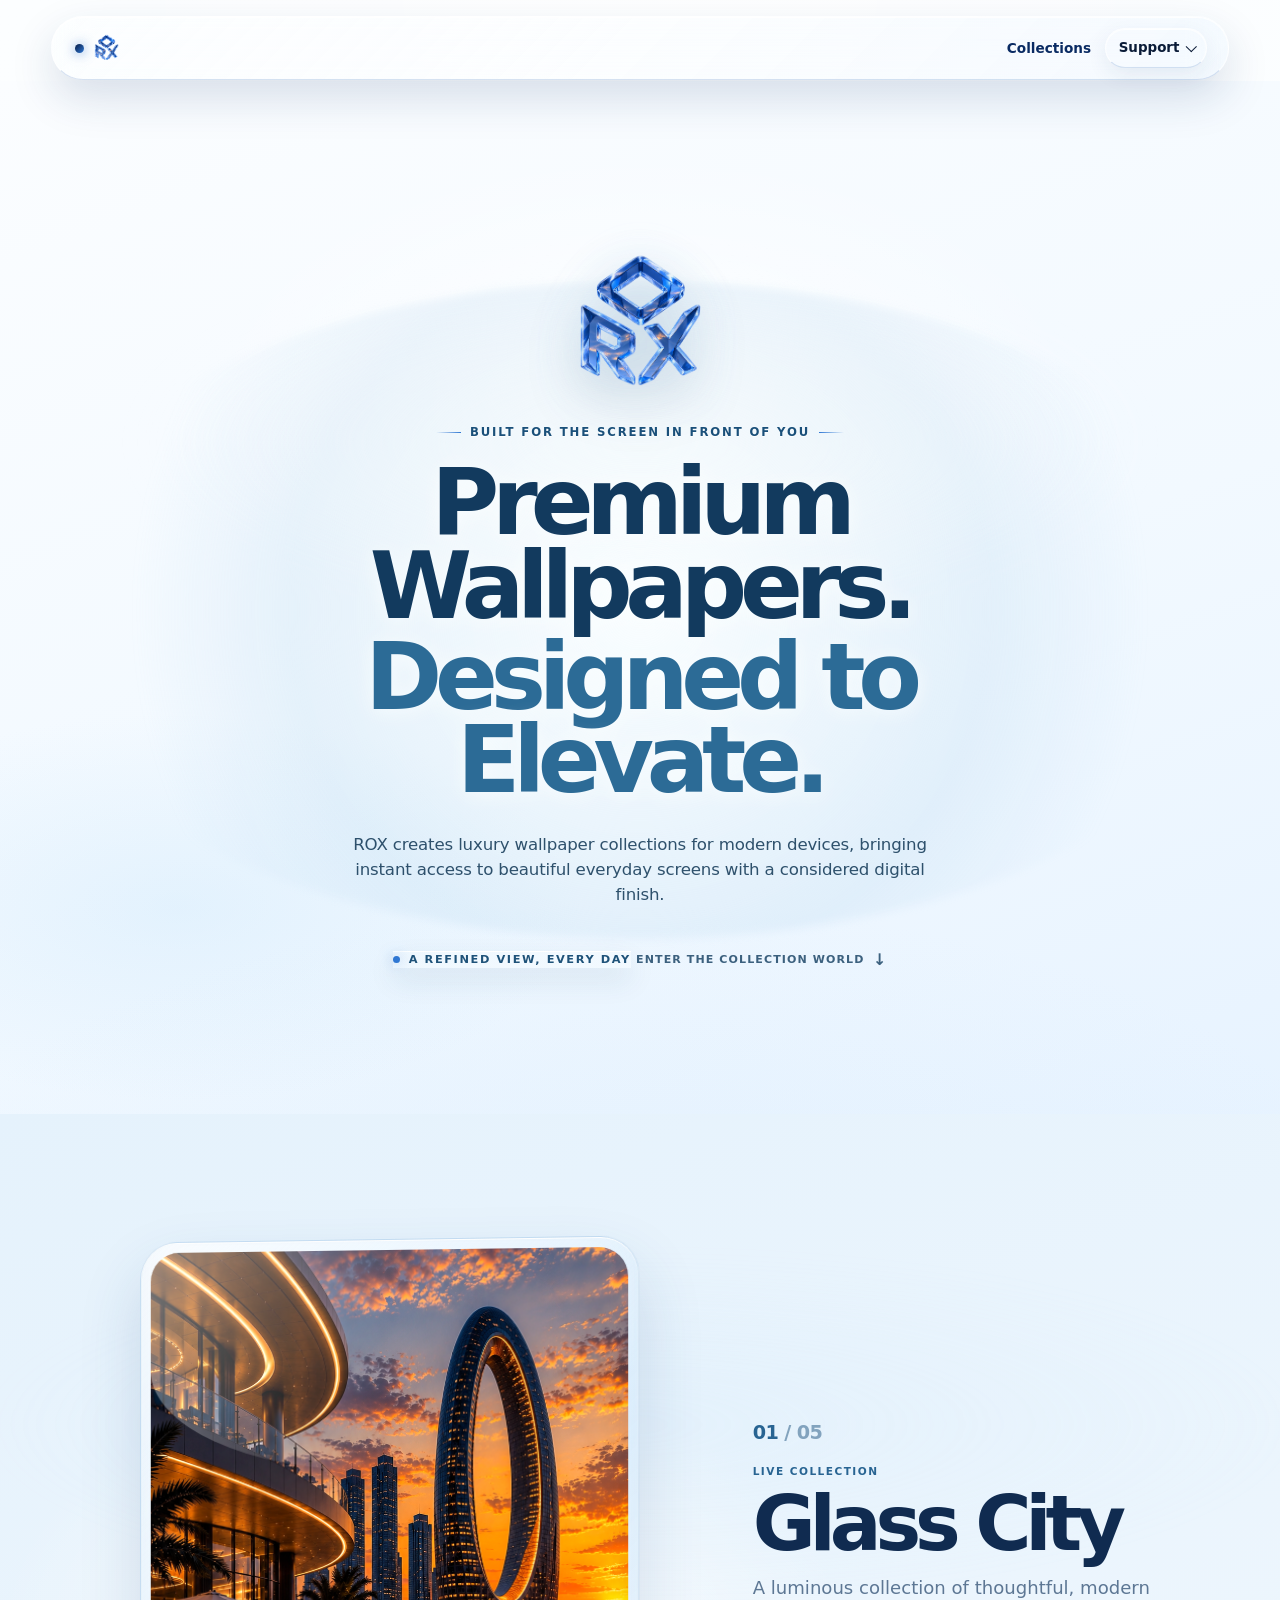
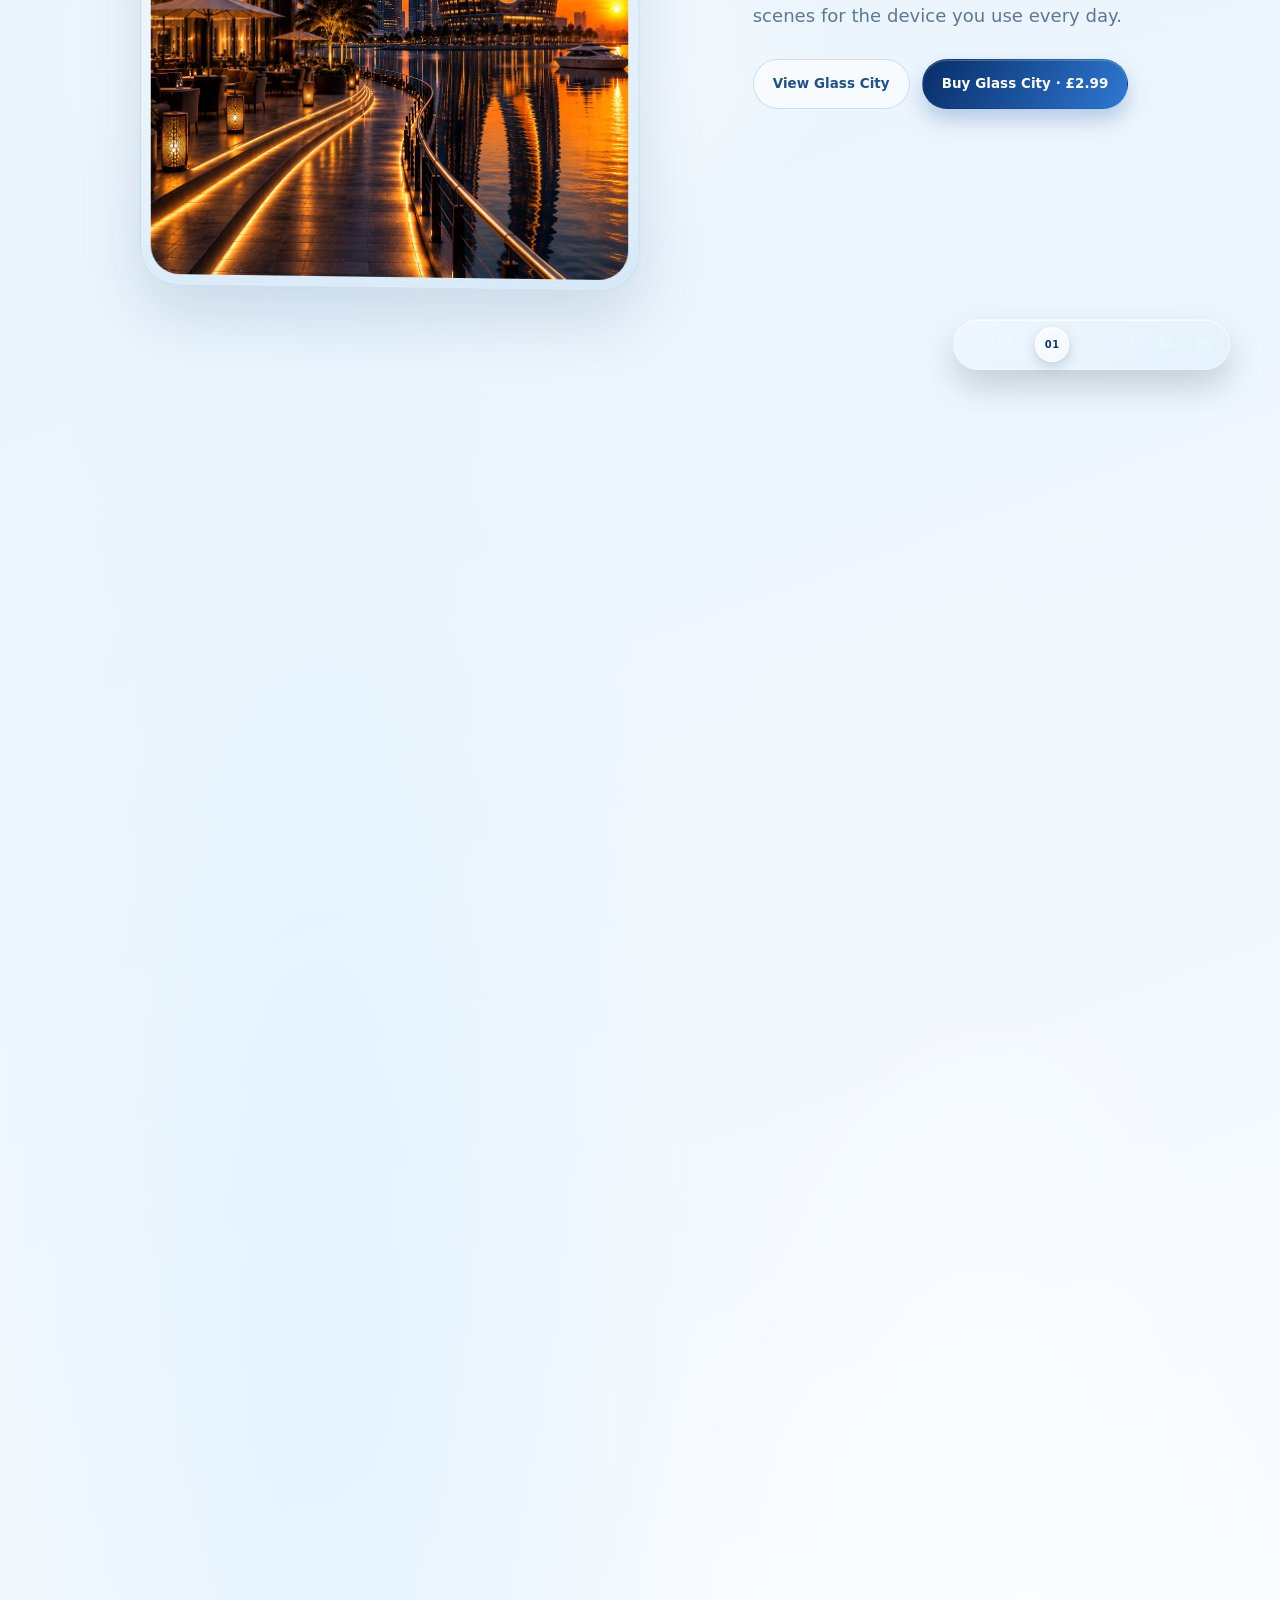
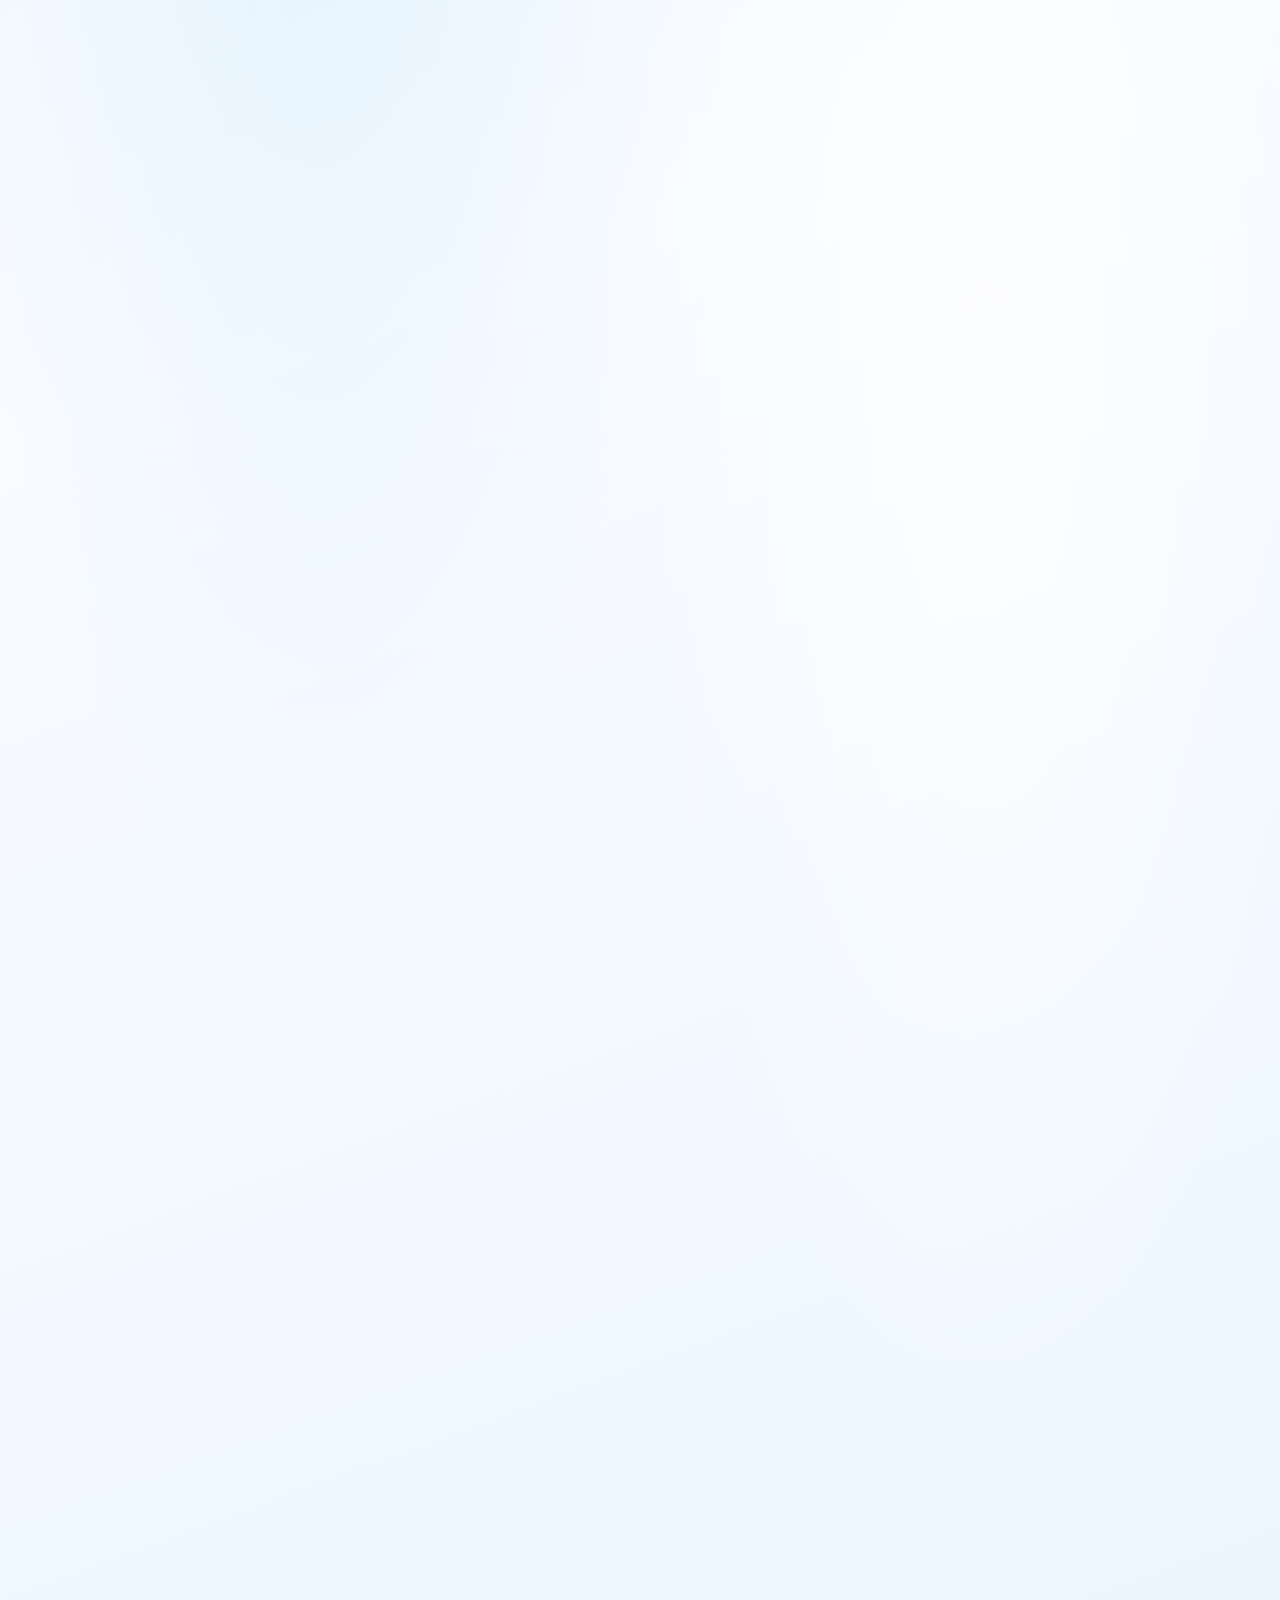
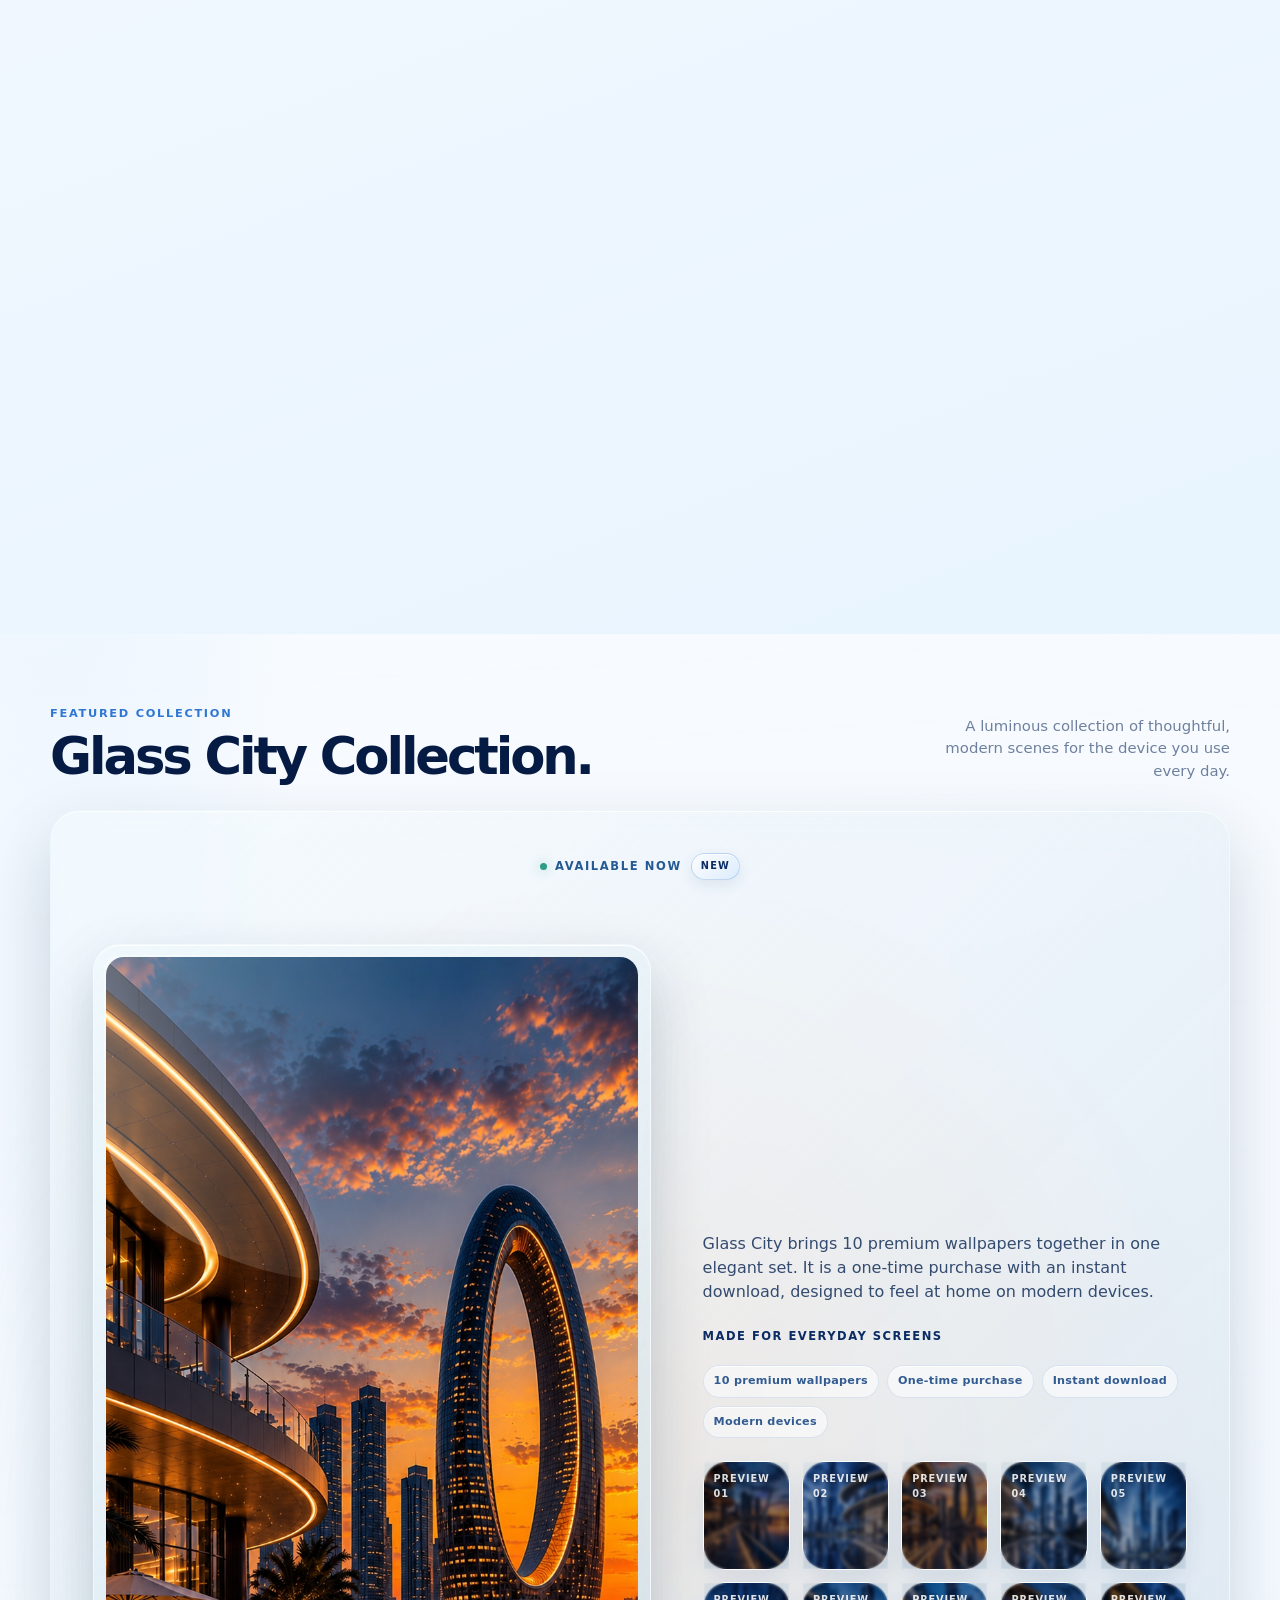
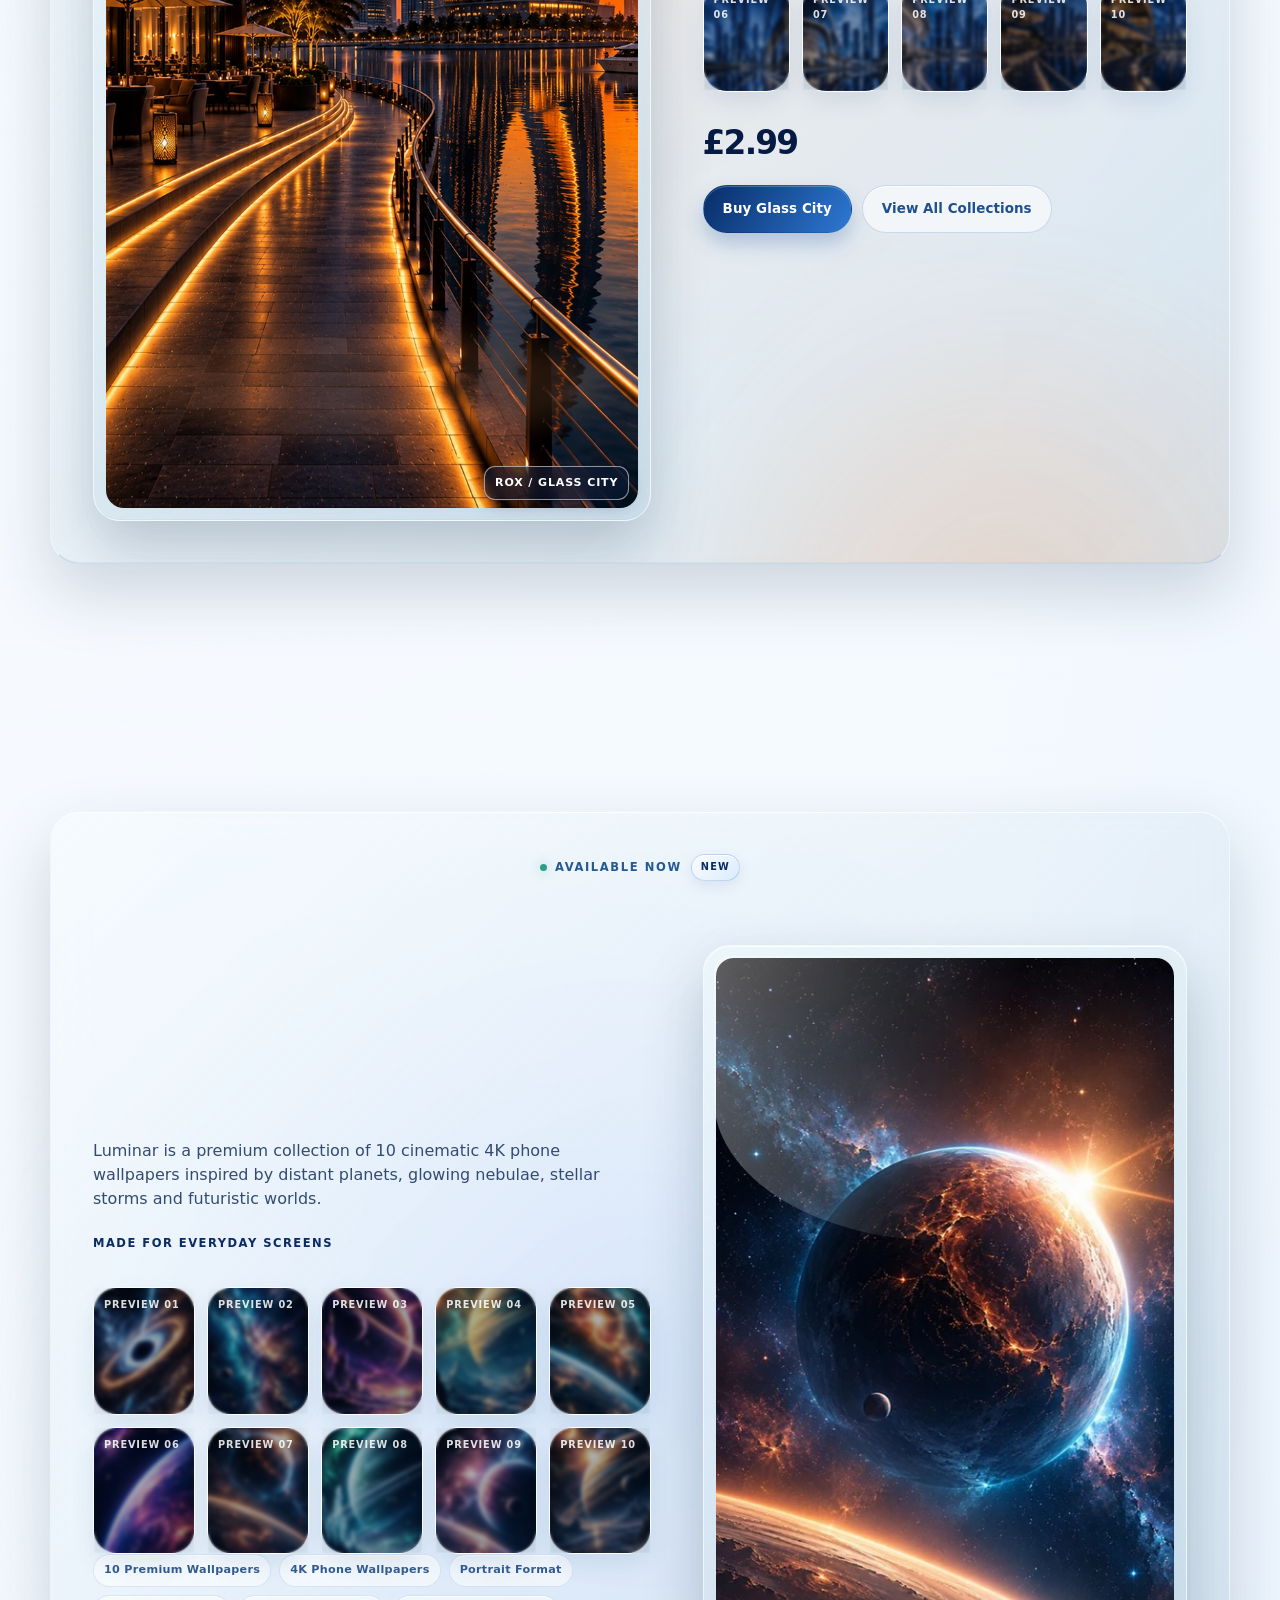
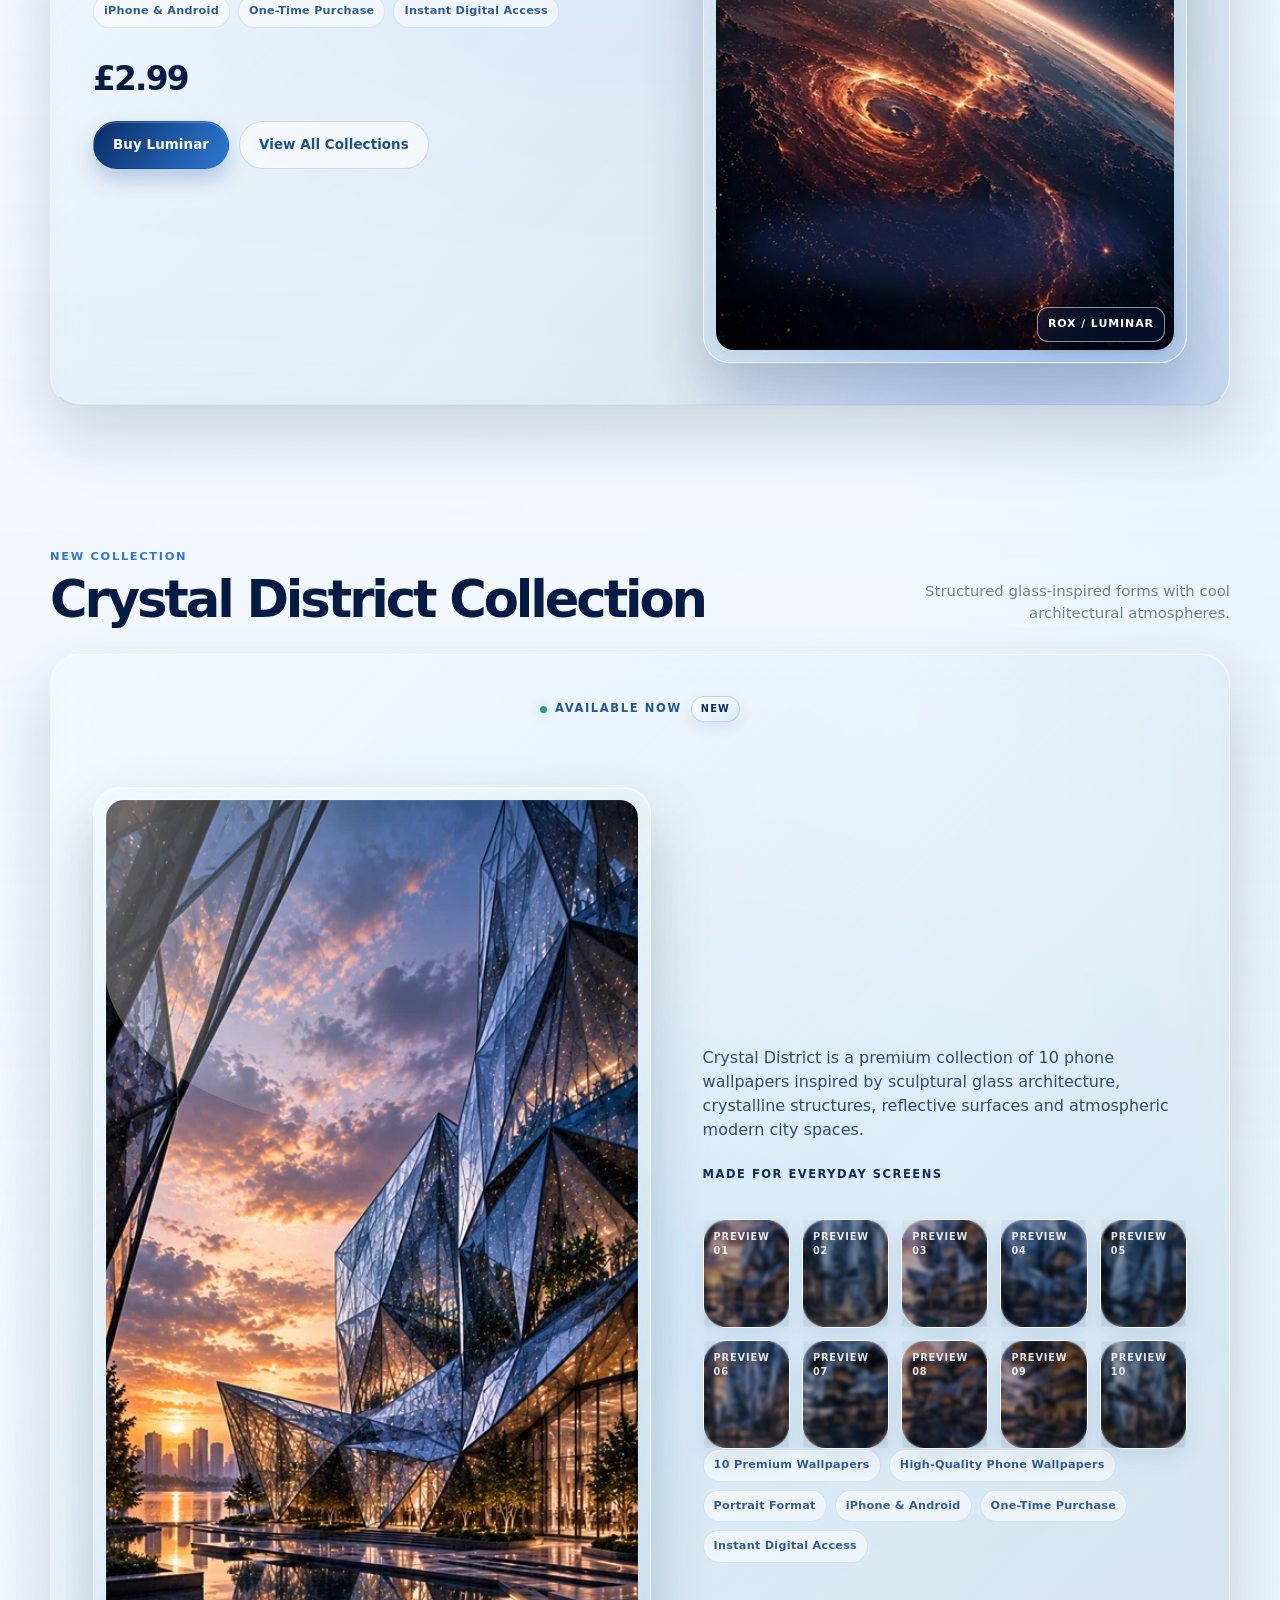
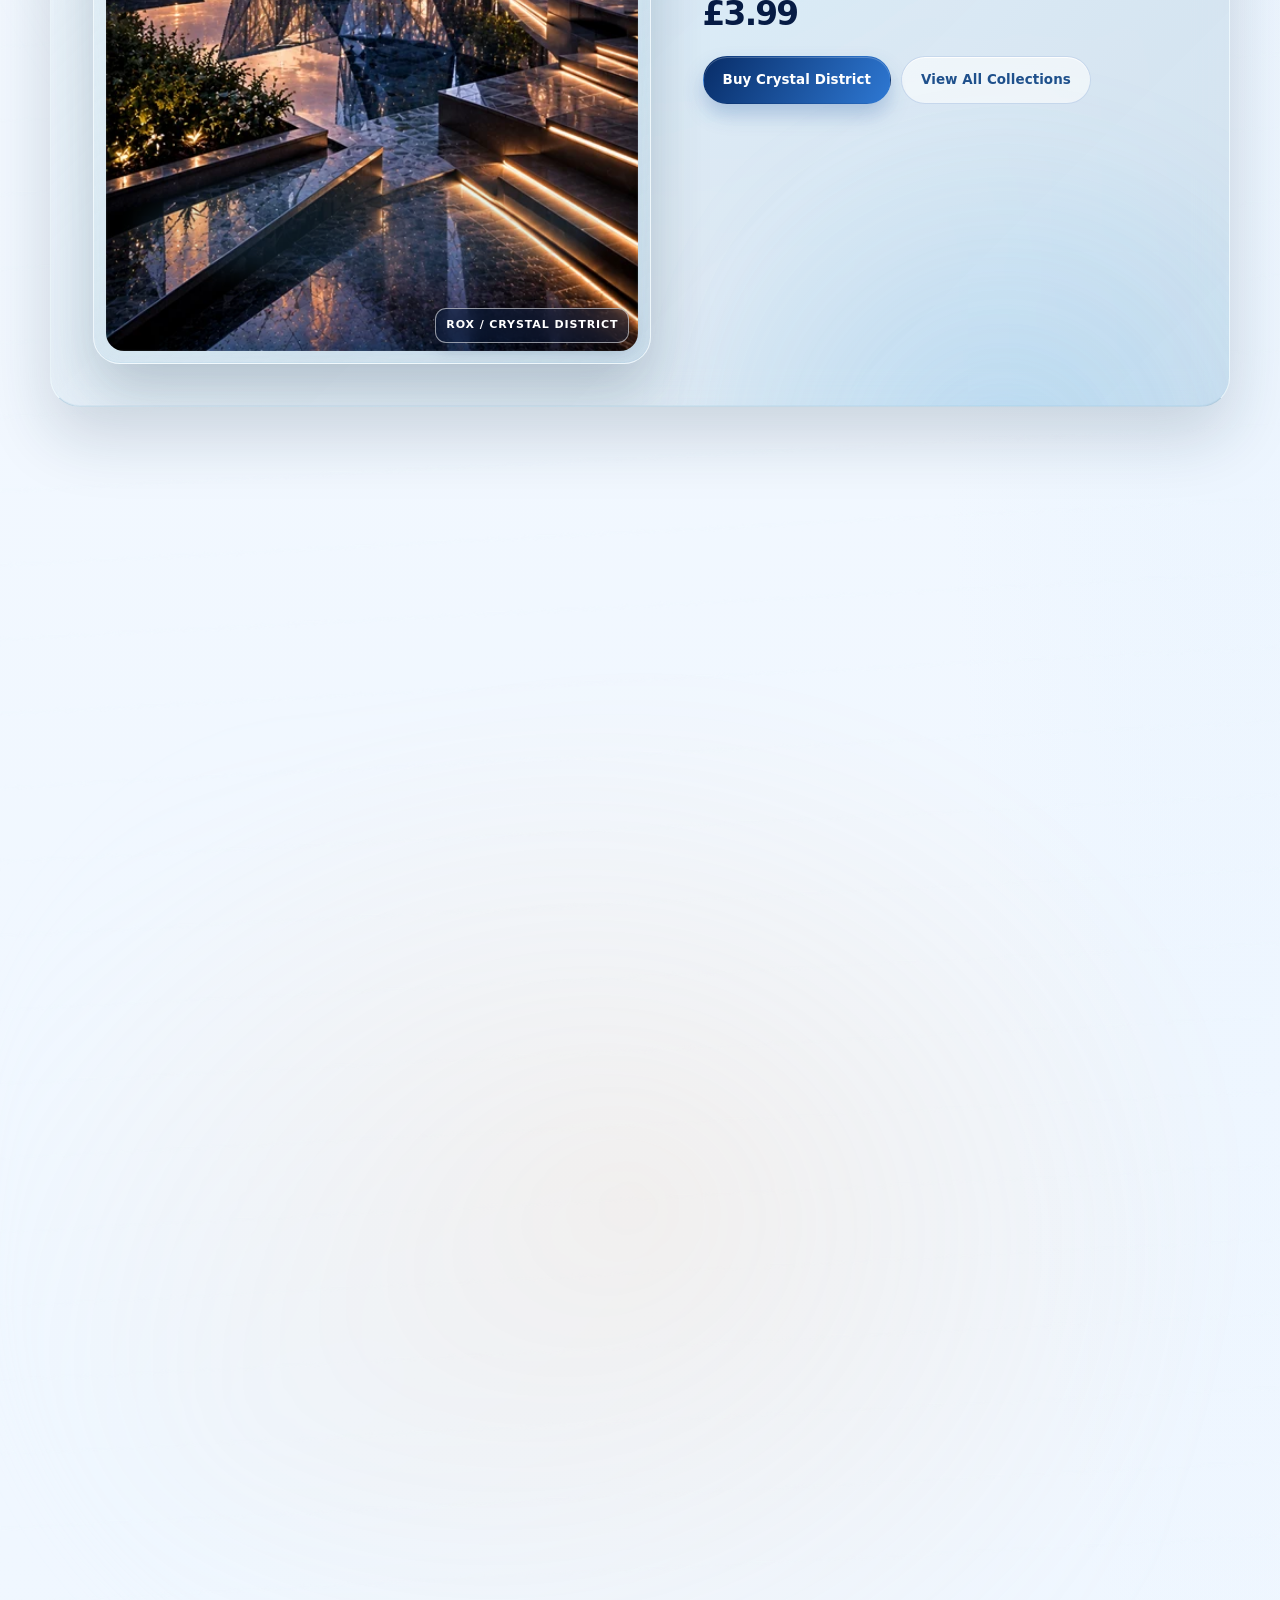
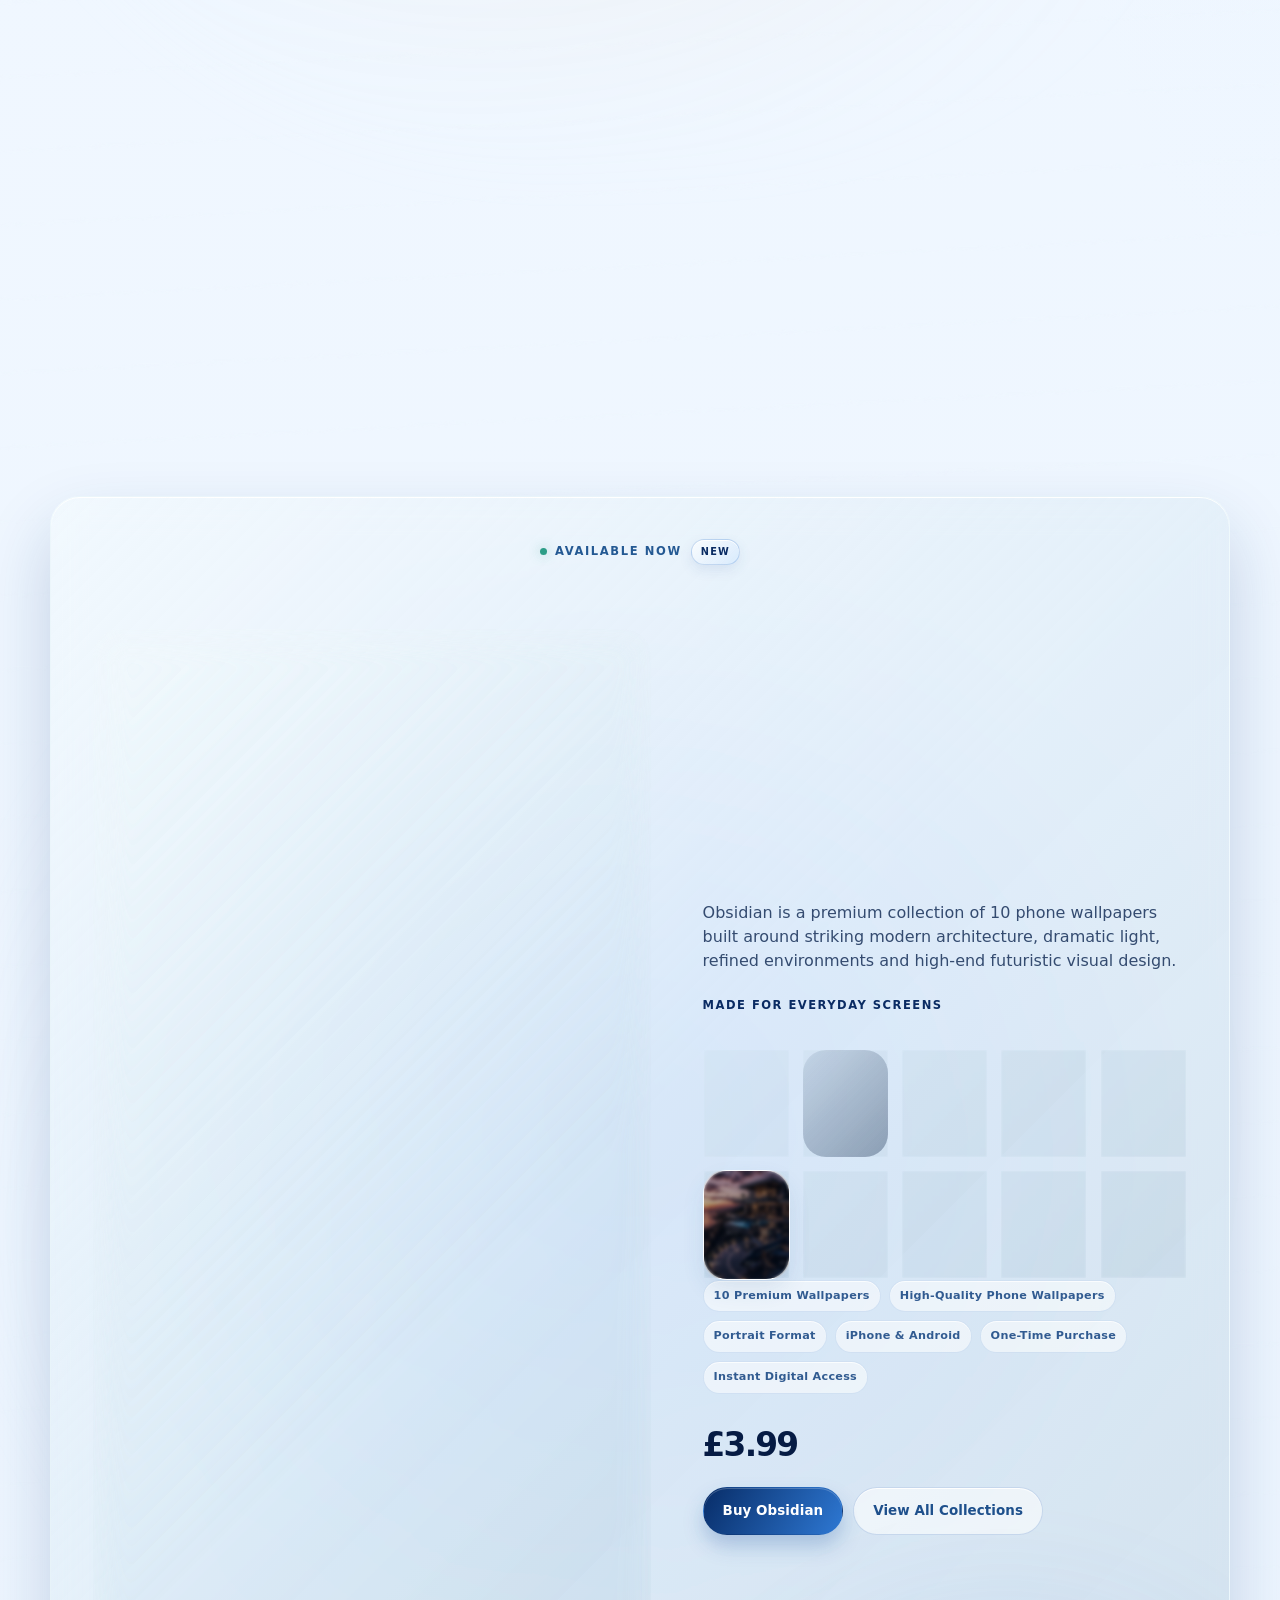
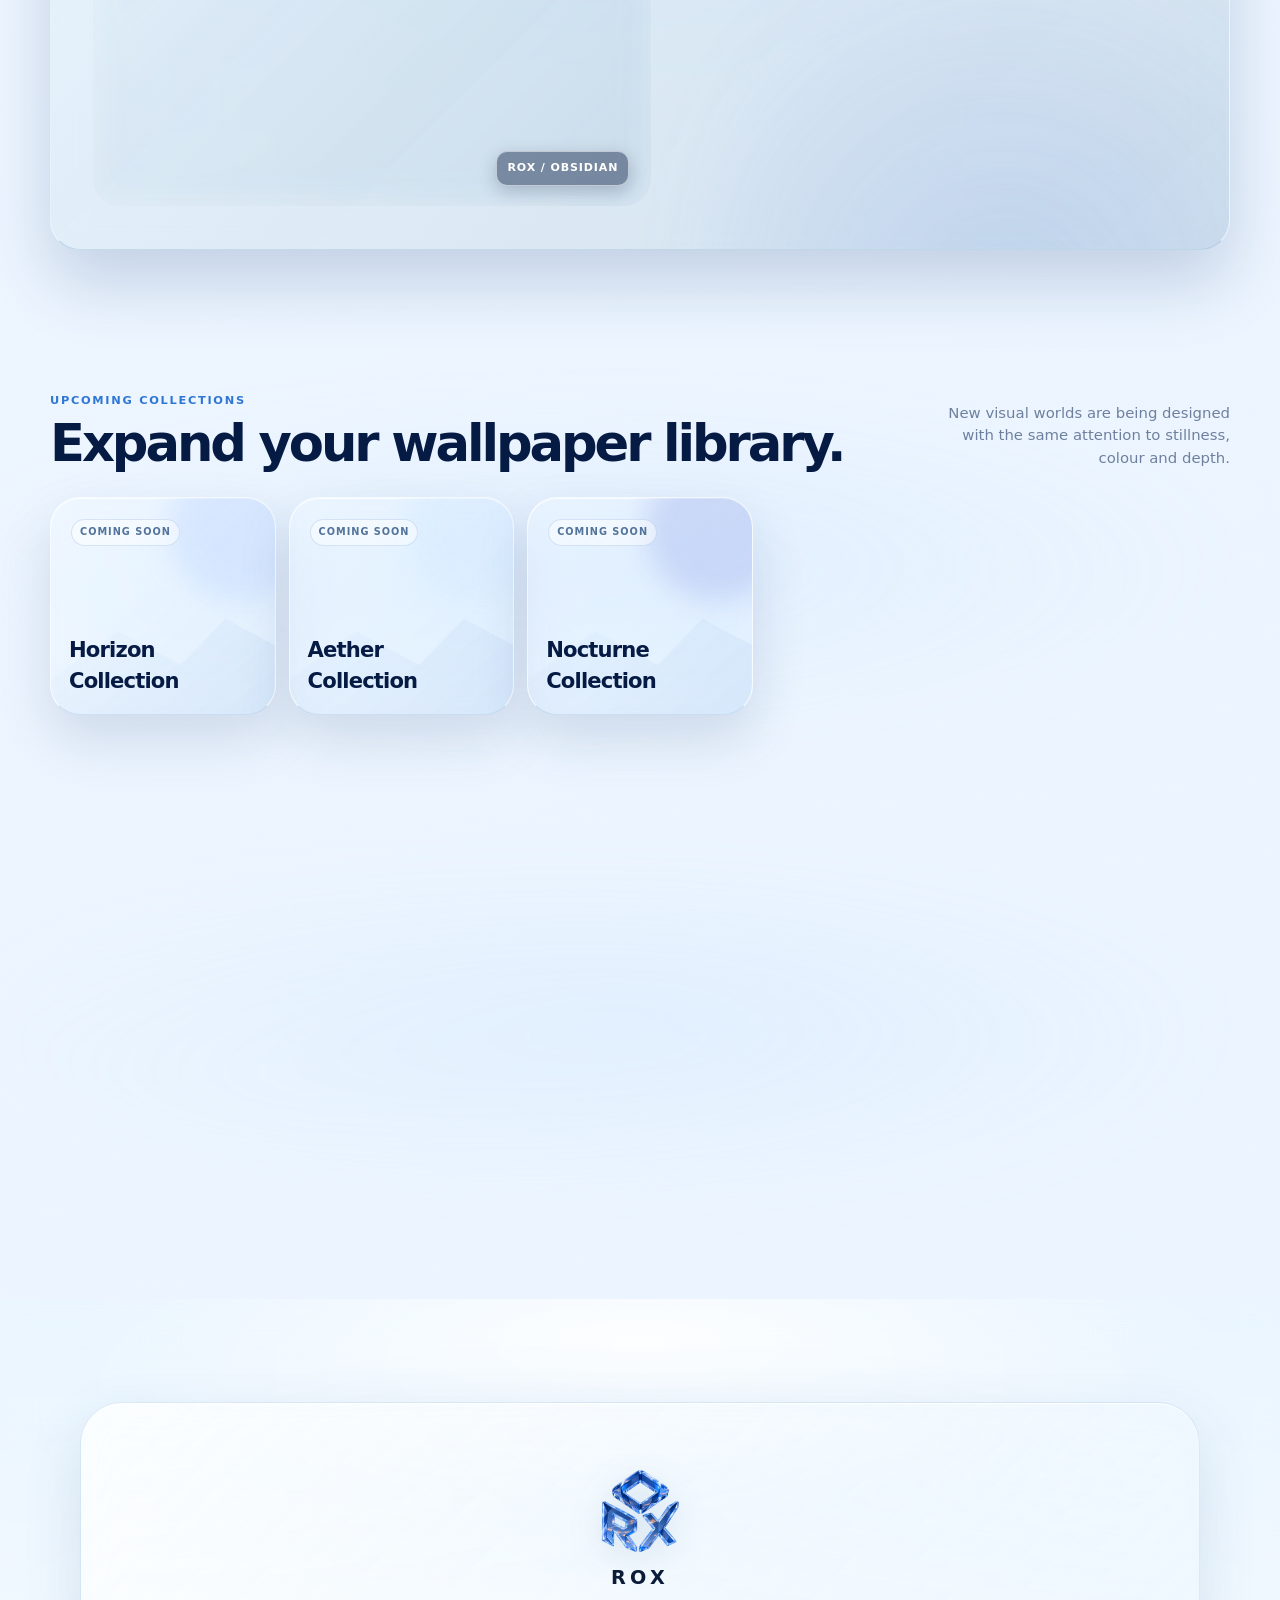
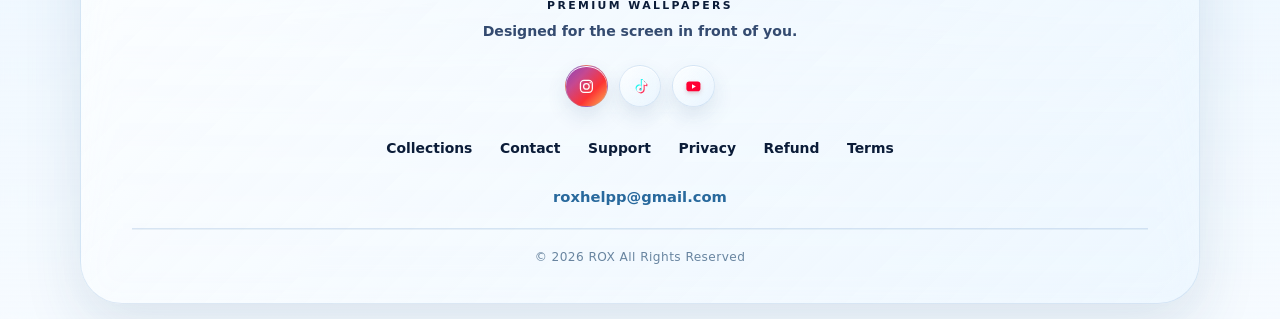
<file: index.html>
<!DOCTYPE html>
<html lang="en">
<head>
  <meta charset="UTF-8">
  <meta name="viewport" content="width=device-width, initial-scale=1">
  <meta name="description" content="ROX creates luxury wallpaper collections designed for modern devices and beautiful everyday screens.">
  <meta name="theme-color" content="#edf4ff">
  <title>ROX — Premium Wallpapers</title>
  <style>
    :root {
      --paper: #f5f8ff;
      --paper-deep: #e7eef9;
      --ice: rgba(255, 255, 255, .64);
      --ice-strong: rgba(255, 255, 255, .8);
      --ink: #0b1c38;
      --ink-soft: #344b70;
      --quiet: #6e809e;
      --navy: #0a2b63;
      --midnight: #061b44;
      --blue: #2f77d3;
      --sky: #a8d8ff;
      --lavender: #c9c7ff;
      --line: rgba(58, 105, 168, .18);
      --line-bright: rgba(255, 255, 255, .82);
      --shadow: 0 22px 62px rgba(37, 71, 124, .14);
      --radius-xl: 34px;
      --radius-lg: 26px;
      --radius-md: 18px;
    }

    * { box-sizing: border-box; }

    html {
      background: var(--paper);
      scroll-behavior: smooth;
    }

    body {
      min-width: 320px;
      margin: 0;
      overflow-x: hidden;
      color: var(--ink);
      background:
        radial-gradient(780px 460px at 2% 1%, rgba(173, 209, 255, .7), transparent 70%),
        radial-gradient(700px 500px at 100% 16%, rgba(211, 220, 255, .72), transparent 68%),
        linear-gradient(145deg, #fbfdff 0%, var(--paper) 48%, #eef4fc 100%);
      font-family: Inter, ui-sans-serif, system-ui, -apple-system, BlinkMacSystemFont, "Segoe UI", sans-serif;
      line-height: 1.5;
      text-rendering: optimizeLegibility;
    }

    body::before,
    body::after {
      position: fixed;
      z-index: -1;
      width: 440px;
      height: 440px;
      content: "";
      border-radius: 50%;
      filter: blur(12px);
      pointer-events: none;
    }

    body::before {
      top: 22%;
      left: -290px;
      background: rgba(151, 199, 255, .26);
    }

    body::after {
      right: -260px;
      bottom: 4%;
      background: rgba(188, 186, 255, .22);
    }

    a { color: inherit; text-decoration: none; }

    img { display: block; max-width: 100%; }

    a:focus-visible,
    button:focus-visible {
      outline: 3px solid rgba(42, 117, 211, .58);
      outline-offset: 4px;
    }

    .shell {
      width: min(1180px, calc(100% - 40px));
      margin: 0 auto;
    }

    .site-header {
      position: sticky;
      z-index: 20;
      top: 15px;
      width: min(1180px, calc(100% - 40px));
      margin: 15px auto 0;
      border: 1px solid var(--line-bright);
      border-radius: 20px;
      background: rgba(255, 255, 255, .54);
      box-shadow: 0 12px 38px rgba(41, 81, 139, .1), inset 0 1px 0 rgba(255,255,255,.92);
      backdrop-filter: blur(17px) saturate(145%);
      -webkit-backdrop-filter: blur(17px) saturate(145%);
      transition: background .42s ease, box-shadow .42s ease, border-color .42s ease, backdrop-filter .42s ease;
    }

    .site-header::before {
      position: absolute;
      inset: 1px 1px auto;
      height: 45%;
      content: "";
      border-radius: 19px 19px 50% 50%;
      opacity: .65;
      background: linear-gradient(100deg, rgba(255,255,255,.76), rgba(255,255,255,.08));
      pointer-events: none;
    }

    .site-header.is-scrolled {
      border-color: rgba(71, 122, 190, .27);
      background: rgba(249, 252, 255, .73);
      box-shadow: 0 17px 46px rgba(31, 70, 128, .18), inset 0 1px 0 rgba(255,255,255,.96);
      backdrop-filter: blur(25px) saturate(155%);
      -webkit-backdrop-filter: blur(25px) saturate(155%);
    }

    .nav {
      position: relative;
      display: flex;
      align-items: center;
      justify-content: space-between;
      min-height: 64px;
      padding: 0 21px 0 23px;
      transition: min-height .42s ease;
    }

    .is-scrolled .nav { min-height: 57px; }

    .brand {
      display: inline-flex;
      align-items: center;
      gap: 9px;
      color: var(--navy);
      font-size: 1rem;
      font-weight: 790;
      letter-spacing: .22em;
    }

    .brand::before {
      width: 9px;
      height: 9px;
      content: "";
      border-radius: 50%;
      background: linear-gradient(135deg, var(--midnight), var(--blue));
      box-shadow: 0 0 14px rgba(47,119,211,.45);
    }

    .nav-links {
      display: flex;
      align-items: center;
      gap: 5px;
      margin: 0;
      padding: 0;
      list-style: none;
    }

    .nav-links a {
      position: relative;
      display: block;
      padding: 8px 11px;
      color: #456080;
      font-size: .85rem;
      font-weight: 690;
      transition: color .24s ease, transform .24s ease, text-shadow .24s ease;
    }

    .nav-links a::after {
      position: absolute;
      right: 11px;
      bottom: 4px;
      left: 11px;
      height: 1.5px;
      content: "";
      border-radius: 999px;
      background: linear-gradient(90deg, var(--navy), var(--blue));
      transform: scaleX(0);
      transform-origin: left;
      transition: transform .24s ease;
    }

    .nav-links a:hover,
    .nav-links a:focus-visible {
      color: var(--navy);
      text-shadow: 0 0 12px rgba(61, 137, 221, .22);
      transform: translateY(-1px);
    }

    .nav-links a:hover::after,
    .nav-links a:focus-visible::after { transform: scaleX(1); }

    main { padding-bottom: 46px; }

    .hero {
      display: grid;
      min-height: 622px;
      place-items: center;
      padding: 118px 0 80px;
      text-align: center;
    }

    .hero-inner { max-width: 900px; }

    .eyebrow {
      display: inline-flex;
      align-items: center;
      gap: 9px;
      margin: 0 0 20px;
      color: var(--navy);
      font-size: .73rem;
      font-weight: 780;
      letter-spacing: .16em;
      text-transform: uppercase;
    }

    .eyebrow::before,
    .eyebrow::after {
      width: 25px;
      height: 1px;
      content: "";
      background: linear-gradient(90deg, transparent, var(--blue));
    }

    .eyebrow::after { transform: scaleX(-1); }

    h1, h2, h3, p { margin-top: 0; }

    h1 {
      margin: 0;
      color: var(--midnight);
      font-size: clamp(3.35rem, 8.4vw, 7.25rem);
      font-weight: 730;
      letter-spacing: -.078em;
      line-height: .9;
    }

    h1 span {
      display: block;
      margin-top: .08em;
      color: transparent;
      background: linear-gradient(100deg, #0b2d68 5%, #2775cf 48%, #6e9cde 89%);
      background-clip: text;
      -webkit-background-clip: text;
    }

    .hero-copy {
      max-width: 615px;
      margin: 30px auto 0;
      color: var(--ink-soft);
      font-size: clamp(1rem, 1.75vw, 1.16rem);
      letter-spacing: -.01em;
    }

    .hero-note {
      display: inline-flex;
      align-items: center;
      gap: 9px;
      margin-top: 43px;
      color: #527096;
      font-size: .71rem;
      font-weight: 760;
      letter-spacing: .14em;
      text-transform: uppercase;
    }

    .hero-note i {
      width: 7px;
      height: 7px;
      border-radius: 50%;
      background: var(--blue);
      box-shadow: 0 0 14px rgba(47,119,211,.55);
    }

    .section { padding: 71px 0; }

    .section-heading {
      display: flex;
      align-items: end;
      justify-content: space-between;
      gap: 26px;
      margin-bottom: 28px;
    }

    .section-kicker {
      margin: 0 0 9px;
      color: var(--blue);
      font-size: .71rem;
      font-weight: 800;
      letter-spacing: .15em;
      text-transform: uppercase;
    }

    h2 {
      margin-bottom: 0;
      color: var(--midnight);
      font-size: clamp(2rem, 4vw, 3.3rem);
      font-weight: 720;
      letter-spacing: -.06em;
      line-height: 1;
    }

    .section-note {
      max-width: 315px;
      margin: 0;
      color: var(--quiet);
      font-size: .93rem;
      text-align: right;
    }

    .glass-panel {
      position: relative;
      overflow: hidden;
      border: 1px solid var(--line-bright);
      background: linear-gradient(135deg, rgba(255,255,255,.8), rgba(235,244,255,.49));
      box-shadow: var(--shadow), inset 0 1px 0 rgba(255,255,255,.9);
      backdrop-filter: blur(18px) saturate(140%);
      -webkit-backdrop-filter: blur(18px) saturate(140%);
    }

    .glass-panel::before {
      position: absolute;
      top: 0;
      left: 4%;
      width: 60%;
      height: 1px;
      content: "";
      background: linear-gradient(90deg, transparent, rgba(255,255,255,.98), transparent);
    }

    .product-card {
      padding: clamp(21px, 4vw, 42px);
      border-radius: var(--radius-xl);
    }

    .product-card::after {
      position: absolute;
      top: -190px;
      right: -150px;
      width: 450px;
      height: 450px;
      content: "";
      border-radius: 50%;
      background: rgba(128, 177, 237, .25);
      filter: blur(36px);
      pointer-events: none;
    }

    .product-flow {
      position: relative;
      z-index: 1;
      display: grid;
      gap: 25px;
    }

    .product-heading { text-align: center; }

    .product-status {
      display: flex;
      flex-wrap: wrap;
      align-items: center;
      justify-content: center;
      gap: 9px;
      margin: 0 0 13px;
    }

    .product-status .available { margin: 0; }

    .new-badge {
      display: inline-flex;
      align-items: center;
      min-height: 24px;
      padding: 5px 9px;
      border: 1px solid rgba(57, 120, 199, .25);
      border-radius: 999px;
      color: var(--navy);
      background: linear-gradient(135deg, rgba(255,255,255,.72), rgba(193,222,255,.4));
      box-shadow: 0 5px 13px rgba(39,83,146,.1), inset 0 1px 0 rgba(255,255,255,.86);
      font-size: .61rem;
      font-weight: 840;
      letter-spacing: .13em;
      text-transform: uppercase;
      transition: transform .28s ease, box-shadow .28s ease, border-color .28s ease;
    }

    .product-card:hover .new-badge {
      border-color: rgba(45, 113, 197, .42);
      box-shadow: 0 8px 17px rgba(38,82,146,.15), inset 0 1px 0 rgba(255,255,255,.92);
      transform: translateY(-2px);
    }

    .available {
      display: inline-flex;
      align-items: center;
      gap: 8px;
      margin: 0 0 13px;
      color: #245993;
      font-size: .72rem;
      font-weight: 800;
      letter-spacing: .14em;
      text-transform: uppercase;
    }

    .available::before {
      width: 7px;
      height: 7px;
      content: "";
      border-radius: 50%;
      background: #2c9d87;
      box-shadow: 0 0 12px rgba(44,157,135,.45);
    }

    .product-heading h2 { font-size: clamp(2.7rem, 5.5vw, 4.5rem); }

    .feature-frame {
      position: relative;
      width: min(100%, 630px);
      margin: 0 auto;
      padding: 10px;
      border: 1px solid rgba(255,255,255,.9);
      border-radius: 27px;
      background: rgba(255,255,255,.45);
      box-shadow: 0 27px 56px rgba(30, 68, 123, .2), inset 0 1px 0 rgba(255,255,255,.95);
    }

    .feature-frame::before {
      position: absolute;
      z-index: 1;
      inset: 10px 10px auto;
      height: 28%;
      content: "";
      border-radius: 18px 18px 55% 55%;
      opacity: .43;
      background: linear-gradient(105deg, rgba(255,255,255,.85), transparent 58%);
      pointer-events: none;
    }

    .feature-frame img {
      width: 100%;
      min-height: 350px;
      border-radius: 18px;
      object-fit: cover;
      box-shadow: inset 0 0 0 1px rgba(255,255,255,.18);
    }

    .luminar-feature-frame {
      width: min(100%, 480px);
    }

    .luminar-feature-frame img {
      min-height: 0;
      aspect-ratio: 480 / 1038;
      height: auto;
      object-fit: contain;
    }

    .glass-city-feature-frame { overflow: hidden; }

    .glass-city-feature-frame img {
      display: block;
      object-fit: cover;
    }

    .frame-caption {
      position: absolute;
      z-index: 2;
      right: 21px;
      bottom: 20px;
      padding: 8px 10px;
      border: 1px solid rgba(255,255,255,.54);
      border-radius: 11px;
      color: #fff;
      background: rgba(7, 28, 65, .44);
      box-shadow: 0 5px 17px rgba(3, 20, 50, .22);
      backdrop-filter: blur(10px);
      -webkit-backdrop-filter: blur(10px);
      font-size: .69rem;
      font-weight: 710;
      letter-spacing: .08em;
      text-transform: uppercase;
    }

    .product-details {
      width: min(100%, 860px);
      margin: 0 auto;
      text-align: center;
    }

    .product-description {
      max-width: 655px;
      margin: 0 auto 19px;
      color: var(--ink-soft);
      font-size: 1rem;
    }

    .made-for {
      display: inline-block;
      margin: 0 0 21px;
      color: var(--navy);
      font-size: .72rem;
      font-weight: 820;
      letter-spacing: .13em;
      text-transform: uppercase;
    }

    .badge-row {
      display: flex;
      flex-wrap: wrap;
      justify-content: center;
      gap: 8px;
      margin: 0 0 23px;
    }

    .product-badge {
      padding: 7px 10px;
      border: 1px solid rgba(72, 128, 201, .17);
      border-radius: 999px;
      color: #315b91;
      background: rgba(255,255,255,.53);
      box-shadow: inset 0 1px 0 rgba(255,255,255,.72);
      font-size: .7rem;
      font-weight: 710;
      letter-spacing: .025em;
    }

    .gallery {
      display: grid;
      grid-template-columns: repeat(5, minmax(0, 1fr));
      gap: 12px;
      margin: 0;
    }

    .preview {
      position: relative;
      overflow: hidden;
      aspect-ratio: 4 / 5;
      isolation: isolate;
      margin: 0;
      border: 1px solid rgba(255,255,255,.9);
      border-radius: 17px;
      background: #dce9f8;
      box-shadow: 0 10px 22px rgba(38,78,136,.11), inset 0 1px 0 rgba(255,255,255,.9);
      transition: transform .34s cubic-bezier(.2,.8,.2,1), box-shadow .34s ease, border-color .34s ease;
    }

    .preview img {
      width: 100%;
      height: 100%;
      object-fit: cover;
      filter: blur(1.5px) saturate(.82) brightness(.8);
      transform: scale(1.045);
      transition: filter .42s ease, transform .62s cubic-bezier(.2,.8,.2,1);
    }

    .preview::before {
      position: absolute;
      z-index: 1;
      inset: 0;
      content: "";
      background: linear-gradient(135deg, rgba(7,28,65,.07), rgba(7,28,65,.34));
      backdrop-filter: blur(1px);
      transition: background .34s ease;
    }

    .preview:hover {
      z-index: 2;
      border-color: rgba(60, 124, 203, .46);
      box-shadow: 0 19px 32px rgba(34,77,137,.2), inset 0 1px 0 rgba(255,255,255,.95);
      transform: translateY(-6px);
    }

    .preview:hover img {
      filter: blur(.5px) saturate(1) brightness(.92);
      transform: scale(1.09);
    }

    .preview:hover::before { background: linear-gradient(135deg, rgba(8,35,78,.02), rgba(8,35,78,.18)); }

    .preview-name {
      position: absolute;
      z-index: 2;
      top: 10px;
      left: 10px;
      color: rgba(255,255,255,.86);
      font-size: .61rem;
      font-weight: 750;
      letter-spacing: .09em;
      text-shadow: 0 1px 7px rgba(0,0,0,.35);
      text-transform: uppercase;
    }

    .purchase-area { margin-top: 27px; }

    .price {
      margin: 0 0 17px;
      color: var(--midnight);
      font-size: 2.05rem;
      font-weight: 760;
      letter-spacing: -.055em;
    }

    .button-row {
      display: flex;
      flex-wrap: wrap;
      justify-content: center;
      gap: 10px;
    }

    .button {
      position: relative;
      display: inline-flex;
      align-items: center;
      justify-content: center;
      min-height: 48px;
      overflow: hidden;
      padding: 0 19px;
      border: 1px solid rgba(65, 119, 190, .23);
      border-radius: 999px;
      font-size: .84rem;
      font-weight: 760;
      letter-spacing: .005em;
      isolation: isolate;
      transition: transform .25s ease, box-shadow .25s ease, border-color .25s ease, color .25s ease;
    }

    .button::before {
      position: absolute;
      z-index: -1;
      top: -70%;
      left: -18%;
      width: 70%;
      height: 220%;
      content: "";
      border-radius: 50%;
      opacity: .36;
      background: linear-gradient(100deg, rgba(255,255,255,.9), transparent 58%);
      transform: rotate(20deg) translateX(-100%);
      transition: transform .52s cubic-bezier(.2,.8,.2,1);
    }

    .button:hover {
      border-color: rgba(31, 95, 177, .34);
      box-shadow: 0 12px 24px rgba(32,80,143,.2);
      transform: translateY(-3px) scale(1.012);
    }

    .button:hover::before { transform: rotate(20deg) translateX(240%); }

    .button-primary {
      color: #fff;
      border-color: transparent;
      background: linear-gradient(120deg, #082d68, #2e78d3);
      box-shadow: 0 11px 20px rgba(18,76,154,.25), inset 0 1px 0 rgba(255,255,255,.22);
    }

    .button-primary:hover { box-shadow: 0 16px 28px rgba(18,76,154,.34), inset 0 1px 0 rgba(255,255,255,.28); }

    .button-secondary {
      color: #1e508c;
      background: rgba(255,255,255,.56);
      box-shadow: inset 0 1px 0 rgba(255,255,255,.9);
    }

    .library-grid {
      display: grid;
      grid-template-columns: repeat(5, 1fr);
      gap: 13px;
    }

    .future-card {
      position: relative;
      min-height: 218px;
      overflow: hidden;
      padding: 20px;
      border: 1px solid var(--line-bright);
      border-radius: var(--radius-lg);
      background: linear-gradient(145deg, rgba(255,255,255,.73), rgba(224,239,255,.48));
      box-shadow: 0 14px 32px rgba(38,78,136,.1), inset 0 1px 0 rgba(255,255,255,.93);
      transition: transform .33s ease, box-shadow .33s ease, border-color .33s ease;
    }

    .future-card::before {
      position: absolute;
      top: -42px;
      right: -38px;
      width: 145px;
      height: 145px;
      content: "";
      border-radius: 50%;
      opacity: .68;
      background: var(--orb, rgba(137, 190, 255, .52));
      filter: blur(14px);
      transition: transform .45s ease;
    }

    .future-card::after {
      position: absolute;
      right: 0;
      bottom: 0;
      left: 0;
      height: 58%;
      content: "";
      opacity: .5;
      background: linear-gradient(145deg, transparent, rgba(61,125,204,.17));
      clip-path: polygon(0 72%, 30% 34%, 58% 61%, 78% 24%, 100% 45%, 100% 100%, 0 100%);
    }

    .future-card:hover {
      border-color: rgba(64, 125, 199, .35);
      box-shadow: 0 23px 38px rgba(35,77,136,.17), inset 0 1px 0 rgba(255,255,255,.96);
      transform: translateY(-7px);
    }

    .future-card:hover::before { transform: scale(1.2) translate(-10px, 10px); }

    .coming {
      position: relative;
      z-index: 1;
      display: inline-block;
      padding: 5px 8px;
      border: 1px solid rgba(71,123,191,.18);
      border-radius: 999px;
      color: #52739b;
      background: rgba(255,255,255,.48);
      font-size: .61rem;
      font-weight: 760;
      letter-spacing: .1em;
      text-transform: uppercase;
    }

    .future-card h3 {
      position: absolute;
      z-index: 1;
      right: 18px;
      bottom: 17px;
      left: 18px;
      margin: 0;
      color: var(--midnight);
      font-size: clamp(1.08rem, 2vw, 1.32rem);
      font-weight: 700;
      letter-spacing: -.04em;
    }

    .benefit-grid {
      display: grid;
      grid-template-columns: repeat(4, 1fr);
      gap: 14px;
    }

    .benefit {
      min-height: 220px;
      padding: 23px;
      border: 1px solid var(--line-bright);
      border-radius: var(--radius-lg);
      background: linear-gradient(145deg, rgba(255,255,255,.77), rgba(224,240,255,.49));
      box-shadow: 0 14px 33px rgba(39,80,139,.1), inset 0 1px 0 rgba(255,255,255,.94);
      transition: transform .33s ease, box-shadow .33s ease, border-color .33s ease;
    }

    .benefit:hover {
      border-color: rgba(76,136,211,.36);
      box-shadow: 0 22px 39px rgba(37,78,137,.16), inset 0 1px 0 rgba(255,255,255,.98);
      transform: translateY(-7px);
    }

    .benefit-icon {
      display: grid;
      width: 43px;
      height: 43px;
      place-items: center;
      margin-bottom: 30px;
      border: 1px solid rgba(255,255,255,.9);
      border-radius: 14px;
      color: var(--icon, var(--navy));
      background: var(--icon-bg, rgba(190,222,255,.52));
      box-shadow: 0 7px 14px rgba(49,98,164,.1), inset 0 1px 0 rgba(255,255,255,.92);
    }

    .benefit-icon svg {
      width: 20px;
      height: 20px;
      stroke: currentColor;
      stroke-width: 1.8;
      fill: none;
      stroke-linecap: round;
      stroke-linejoin: round;
    }

    .benefit h3 {
      margin-bottom: 9px;
      color: var(--midnight);
      font-size: 1.04rem;
      font-weight: 740;
      letter-spacing: -.03em;
    }

    .benefit h3 span {
      margin-left: 3px;
      color: var(--blue);
      font-size: .83em;
    }

    .benefit p {
      margin-bottom: 0;
      color: var(--ink-soft);
      font-size: .86rem;
    }

    .site-footer {
      width: min(1180px, calc(100% - 40px));
      margin: 20px auto 32px;
      padding: 39px 22px 28px;
      border: 1px solid var(--line-bright);
      border-radius: var(--radius-xl);
      background: rgba(255,255,255,.57);
      box-shadow: 0 16px 38px rgba(38,78,136,.1), inset 0 1px 0 rgba(255,255,255,.95);
      backdrop-filter: blur(16px) saturate(135%);
      -webkit-backdrop-filter: blur(16px) saturate(135%);
      text-align: center;
    }

    .footer-brand {
      display: inline-flex;
      align-items: center;
      gap: 9px;
      margin-bottom: 19px;
      color: var(--navy);
      font-size: 1.08rem;
      font-weight: 800;
      letter-spacing: .19em;
    }

    .footer-brand::before {
      width: 9px;
      height: 9px;
      content: "";
      border-radius: 50%;
      background: linear-gradient(135deg, var(--midnight), var(--blue));
    }

    .footer-links {
      display: flex;
      flex-wrap: wrap;
      justify-content: center;
      gap: 5px 16px;
      margin: 0;
      padding: 0;
      list-style: none;
    }

    .footer-links a,
    .footer-email {
      color: #476586;
      font-size: .83rem;
      font-weight: 590;
      transition: color .2s ease, transform .2s ease;
    }

    .footer-links a:hover,
    .footer-email:hover {
      color: var(--navy);
      transform: translateY(-1px);
    }

    .footer-email {
      display: inline-block;
      margin: 24px 0 20px;
      color: #245993;
      font-weight: 710;
    }

    .copyright {
      margin: 0;
      padding-top: 18px;
      border-top: 1px solid rgba(77,126,189,.14);
      color: #72839e;
      font-size: .72rem;
      letter-spacing: .035em;
    }

    .reveal {
      opacity: 0;
      filter: blur(8px);
      transform: translateY(24px);
      transition: opacity .72s ease, filter .72s ease, transform .72s cubic-bezier(.2,.75,.2,1);
      transition-delay: var(--delay, 0ms);
    }

    .reveal.is-visible {
      opacity: 1;
      filter: blur(0);
      transform: translateY(0);
    }

    .hero .reveal { animation: hero-arrive .85s both; }
    .hero .reveal:nth-child(2) { animation-delay: .08s; }
    .hero .reveal:nth-child(3) { animation-delay: .16s; }
    .hero .reveal:nth-child(4) { animation-delay: .23s; }

    @keyframes hero-arrive {
      from { opacity: 0; filter: blur(8px); transform: translateY(21px); }
      to { opacity: 1; filter: blur(0); transform: translateY(0); }
    }

    @media (max-width: 900px) {
      .gallery { grid-template-columns: repeat(4, minmax(0, 1fr)); }
      .library-grid { grid-template-columns: repeat(3, 1fr); }
      .benefit-grid { grid-template-columns: repeat(2, 1fr); }
    }

    @media (max-width: 640px) {
      .shell,
      .site-header,
      .site-footer { width: min(100% - 24px, 1180px); }

      .site-header { top: 10px; margin-top: 10px; }
      .nav { min-height: 58px; padding: 0 13px 0 16px; }
      .brand { font-size: .9rem; }
      .nav-links { gap: 0; }
      .nav-links a { padding: 8px 7px; font-size: .76rem; }
      .nav-links a::after { right: 7px; left: 7px; }

      .hero { min-height: 510px; padding: 100px 0 65px; }
      h1 { font-size: clamp(3rem, 16vw, 4.85rem); }
      .hero-copy { margin-top: 23px; font-size: .98rem; }
      .hero-note { margin-top: 35px; }

      .section { padding: 50px 0; }
      .section-heading { display: block; margin-bottom: 22px; }
      .section-note { margin-top: 13px; text-align: left; }

      .product-card { padding: 14px; border-radius: 24px; }
      .product-flow { gap: 20px; }
      .feature-frame { width: min(100%, 470px); padding: 7px; border-radius: 22px; }
      .feature-frame img { min-height: 290px; border-radius: 15px; }
      .luminar-feature-frame { width: min(100%, 400px); }
      .luminar-feature-frame img { min-height: 0; }
      .frame-caption { right: 16px; bottom: 16px; }

      .gallery { grid-template-columns: repeat(2, minmax(0, 1fr)); gap: 8px; }
      .preview { border-radius: 14px; }
      .purchase-area { margin-top: 22px; }

      .library-grid { grid-template-columns: repeat(2, 1fr); }
      .future-card { min-height: 183px; padding: 16px; }

      .benefit-grid { grid-template-columns: 1fr; }
      .benefit { min-height: auto; padding: 20px; }
      .benefit-icon { margin-bottom: 20px; }

      .site-footer { margin-top: 8px; padding: 33px 16px 24px; border-radius: 24px; }
    }

    @media (prefers-reduced-motion: reduce) {
      html { scroll-behavior: auto; }
      *,
      *::before,
      *::after {
        animation-duration: .01ms !important;
        animation-iteration-count: 1 !important;
        scroll-behavior: auto !important;
        transition-duration: .01ms !important;
      }
      .reveal { opacity: 1; filter: none; transform: none; }
    }
  
    /* Liquid Glass navigation refinement */
    .site-header {
      background: linear-gradient(115deg, rgba(255,255,255,.34) 0%, rgba(255,255,255,.13) 43%, rgba(199,224,255,.27) 100%);
      border-color: rgba(255,255,255,.72);
      border-bottom-color: rgba(37,79,139,.18);
      box-shadow: 0 8px 26px rgba(29,65,116,.08), inset 0 1px 0 rgba(255,255,255,.78), inset 0 -1px 0 rgba(59,111,181,.07);
      backdrop-filter: blur(13px) saturate(142%);
      -webkit-backdrop-filter: blur(13px) saturate(142%);
      transition: background .42s ease, box-shadow .42s ease, border-color .42s ease, backdrop-filter .42s ease, -webkit-backdrop-filter .42s ease;
    }
    .site-header::before {
      content: "";
      position: absolute;
      inset: 1px;
      height: 52%;
      border-radius: inherit;
      background: radial-gradient(circle at 16% -30%, rgba(255,255,255,.58), transparent 55%), linear-gradient(108deg, rgba(255,255,255,.46), rgba(255,255,255,.04) 42%, rgba(191,220,255,.30));
      background-size: 145% 100%;
      background-position: 0 0;
      opacity: .72;
      pointer-events: none;
      transition: background-position .8s ease, opacity .42s ease;
    }
    .site-header:hover::before { background-position: 100% 0; opacity: .88; }
    .site-header .nav { position: relative; z-index: 1; }
    .site-header.is-scrolled {
      background: linear-gradient(115deg, rgba(255,255,255,.52) 0%, rgba(248,252,255,.25) 44%, rgba(196,222,253,.31) 100%);
      border-color: rgba(255,255,255,.86);
      border-bottom-color: rgba(29,73,137,.24);
      box-shadow: 0 11px 30px rgba(25,60,109,.12), inset 0 1px 0 rgba(255,255,255,.88), inset 0 -1px 0 rgba(53,106,179,.11);
      backdrop-filter: blur(19px) saturate(150%);
      -webkit-backdrop-filter: blur(19px) saturate(150%);
    }
    .site-header.is-scrolled::before { opacity: .82; }
    .site-header .brand {
      text-shadow: 0 1px 0 rgba(255,255,255,.72), 0 3px 11px rgba(23,61,115,.10);
    }
    .site-header .brand::before { filter: drop-shadow(0 1px 4px rgba(42,112,201,.28)); }
    .site-header .nav-links a {
      background: transparent;
      box-shadow: none;
      text-shadow: 0 1px 0 rgba(255,255,255,.60);
      transition: color .25s ease, background .25s ease, box-shadow .25s ease, transform .25s ease, text-shadow .25s ease;
    }
    .site-header .nav-links a:hover,
    .site-header .nav-links a:focus-visible {
      color: var(--navy);
      background: linear-gradient(135deg, rgba(255,255,255,.42), rgba(199,223,253,.30));
      box-shadow: inset 0 1px 0 rgba(255,255,255,.70), 0 4px 11px rgba(35,77,140,.08);
      text-shadow: 0 1px 0 rgba(255,255,255,.86);
      transform: translateY(-1px);
    }
    .site-header .nav-links a[aria-current="page"] {
      color: var(--navy);
      background: linear-gradient(135deg, rgba(255,255,255,.54), rgba(190,219,255,.34));
      box-shadow: inset 0 1px 0 rgba(255,255,255,.82), inset 0 0 0 1px rgba(63,118,190,.13), 0 4px 12px rgba(35,77,140,.09);
    }
    .site-header .nav-links a:focus-visible { outline: 2px solid rgba(37,103,190,.72); outline-offset: 2px; }
    @supports not ((backdrop-filter: blur(1px)) or (-webkit-backdrop-filter: blur(1px))) {
      .site-header { background: rgba(249,253,255,.82); }
    }
    @media (prefers-reduced-motion: reduce) {
      .site-header, .site-header::before, .site-header .nav-links a { transition: none; }
    }

  
    /* Protected public wallpaper previews: baked-in assets are the primary protection. */
    .protected-preview-gallery,
    .protected-preview-gallery * {
      -webkit-user-select: none;
      user-select: none;
      -webkit-touch-callout: none;
    }
    .protected-preview-gallery img {
      -webkit-user-drag: none;
      user-drag: none;
      pointer-events: none;
    }
  </style>
  <link rel="stylesheet" href="assets/css/rox-motion.css">
  <script src="assets/js/rox-motion.js" defer></script>
</head>
<body class="rox-editorial-home">
  <header class="site-header" aria-label="Primary navigation">
    <nav class="nav">
      <a class="brand" href="index.html" aria-label="ROX home">ROX</a>
      <ul class="nav-links">
        <li><a href="#collection-world">Collections</a></li>
        <li><a href="contact.html">Contact</a></li>
      </ul>
    </nav>
  </header>

  <main>
    <section class="rox-brand-intro" aria-labelledby="hero-title">
      <div class="rox-showcase-minerals" aria-hidden="true"><span></span><span></span><span></span></div>
      <section class="hero shell">
        <div class="hero-inner">
          <img class="rox-hero-mark" src="assets/images/brand/rox-logo.png" width="1233" height="1275" alt="ROX" fetchpriority="high" decoding="async">
          <p class="eyebrow reveal">Built for the screen in front of you</p>
          <h1 id="hero-title" class="reveal">Premium Wallpapers.<span>Designed to Elevate.</span></h1>
          <p class="hero-copy reveal">ROX creates luxury wallpaper collections for modern devices, bringing instant access to beautiful everyday screens with a considered digital finish.</p>
          <div class="hero-note reveal"><i aria-hidden="true"></i> A refined view, every day</div>
          <p class="rox-places-prompt" aria-hidden="true">Enter the collection world <span>↓</span></p>
        </div>
      </section>
    </section>

    <section id="collection-world" class="rox-collection-atlas" aria-labelledby="collection-discovery-title" data-rox-places-showcase>
      <div class="rox-atlas-stage">
        <div class="rox-atlas-atmosphere" aria-hidden="true"></div>
        <section class="collection-discovery shell">
          <div class="collection-discovery-heading">
            <p class="section-kicker">The collections</p>
            <h2 id="collection-discovery-title">Five worlds. One ROX view.</h2>
          </div>
          <div class="collection-discovery-rail" data-collection-rail>
            <button class="collection-rail-control collection-rail-control-previous" type="button" data-collection-previous aria-label="Previous collections" hidden>&larr;</button>
            <nav class="collection-discovery-track" aria-label="Browse live ROX collections">
              <a class="collection-discovery-item" href="#glass-city" aria-label="Explore Glass City Collection"><span class="collection-discovery-image"><img src="86D37BE9-D966-4042-B608-EF9773121786.PNG" alt="Glass City collection artwork" decoding="async"></span><span>Glass City</span></a>
              <a class="collection-discovery-item" href="#luminar" aria-label="Explore Luminar Collection"><span class="collection-discovery-image"><img src="assets/images/luminar/featured/rox-luminar-featured.webp" alt="Luminar collection artwork" decoding="async"></span><span>Luminar</span></a>
              <a class="collection-discovery-item" href="#crystal-district" aria-label="Explore Crystal District Collection"><span class="collection-discovery-image"><img src="assets/images/crystal-district/featured/rox-crystal-district-featured.webp" alt="Crystal District collection artwork" decoding="async"></span><span>Crystal District</span></a>
              <a class="collection-discovery-item" href="#elevation" aria-label="Explore Elevation Collection"><span class="collection-discovery-image"><img src="assets/images/elevation/featured/rox-elevation-featured.webp" alt="Elevation collection artwork" decoding="async"></span><span>Elevation</span></a>
              <a class="collection-discovery-item" href="#obsidian" aria-label="Explore Obsidian Collection"><span class="collection-discovery-image"><img src="assets/images/obsidian/featured/rox-obsidian-featured.webp" alt="Obsidian collection artwork" decoding="async"></span><span>Obsidian</span></a>
            </nav>
            <button class="collection-rail-control collection-rail-control-next" type="button" data-collection-next aria-label="Next collections" hidden>&rarr;</button>
          </div>
        </section>

        <div class="rox-atlas-desktop" aria-live="polite">
          <div class="rox-atlas-art" aria-hidden="true">
            <img class="is-active" src="86D37BE9-D966-4042-B608-EF9773121786.PNG" alt="">
            <img src="assets/images/luminar/featured/rox-luminar-featured.webp" alt="">
            <img src="assets/images/crystal-district/featured/rox-crystal-district-featured.webp" alt="">
            <img src="assets/images/elevation/featured/rox-elevation-featured.webp" alt="">
            <img src="assets/images/obsidian/featured/rox-obsidian-featured.webp" alt="">
          </div>
          <div class="rox-atlas-copy">
            <p class="rox-atlas-index" data-rox-atlas-index>01 <span>/ 05</span></p>
            <p class="rox-atlas-kicker">Live collection</p>
            <h2 data-rox-atlas-title>Glass City</h2>
            <p class="rox-atlas-description" data-rox-atlas-description>A luminous collection of thoughtful, modern scenes for the device you use every day.</p>
            <div class="rox-atlas-actions">
              <a class="button button-secondary" href="#glass-city" data-rox-atlas-explore>View Glass City</a>
              <a class="button button-primary" href="https://buy.stripe.com/4gM7sFf8Cb7p3fz98pbMQ00" data-rox-atlas-buy>Buy Glass City · £2.99</a>
            </div>
          </div>
          <nav class="rox-place-progress" aria-label="Collection journey">
            <span class="rox-place-progress-label">Explore</span>
            <ol>
              <li><button type="button" data-rox-place="0" aria-label="Show Glass City">01 <span>Glass City</span></button></li>
              <li><button type="button" data-rox-place="1" aria-label="Show Luminar">02 <span>Luminar</span></button></li>
              <li><button type="button" data-rox-place="2" aria-label="Show Crystal District">03 <span>Crystal District</span></button></li>
              <li><button type="button" data-rox-place="3" aria-label="Show Elevation">04 <span>Elevation</span></button></li>
              <li><button type="button" data-rox-place="4" aria-label="Show Obsidian">05 <span>Obsidian</span></button></li>
            </ol>
          </nav>
        </div>
      </div>
    </section>

    <section id="glass-city" class="section shell" aria-labelledby="glass-city-title">
      <div class="section-heading reveal">
        <div>
          <p class="section-kicker">Featured collection</p>
          <h2 id="glass-city-title">Glass City Collection.</h2>
        </div>
        <p class="section-note">A luminous collection of thoughtful, modern scenes for the device you use every day.</p>
      </div>

      <article class="product-card glass-panel reveal">
        <div class="product-flow">
          <div class="product-heading">
            <div class="product-status">
              <p class="available">Available Now</p>
              <span class="new-badge">NEW</span>
            </div>
          </div>

          <div class="feature-frame luminar-feature-frame glass-city-feature-frame">
            <img src="86D37BE9-D966-4042-B608-EF9773121786.PNG" alt="Glass City featured wallpaper preview" fetchpriority="high">
            <span class="frame-caption">ROX / Glass City</span>
          </div>

          <div class="product-details">
            <p class="product-description">Glass City brings 10 premium wallpapers together in one elegant set. It is a one-time purchase with an instant download, designed to feel at home on modern devices.</p>
            <p class="made-for">Made for Everyday Screens</p>

            <div class="badge-row" aria-label="Glass City product details">
              <span class="product-badge">10 premium wallpapers</span>
              <span class="product-badge">One-time purchase</span>
              <span class="product-badge">Instant download</span>
              <span class="product-badge">Modern devices</span>
            </div>

            <div class="gallery protected-preview-gallery" aria-label="Glass City protected wallpaper previews">
              <figure class="preview"><img src="assets/images/glass-city/previews/rox-glass-city-preview-01.webp" draggable="false" alt="Protected Glass City wallpaper preview one" loading="lazy" decoding="async"><span class="preview-name">Preview 01</span></figure>
              <figure class="preview"><img src="assets/images/glass-city/previews/rox-glass-city-preview-02.webp" draggable="false" alt="Protected Glass City wallpaper preview two" loading="lazy" decoding="async"><span class="preview-name">Preview 02</span></figure>
              <figure class="preview"><img src="assets/images/glass-city/previews/rox-glass-city-preview-03.webp" draggable="false" alt="Protected Glass City wallpaper preview three" loading="lazy" decoding="async"><span class="preview-name">Preview 03</span></figure>
              <figure class="preview"><img src="assets/images/glass-city/previews/rox-glass-city-preview-04.webp" draggable="false" alt="Protected Glass City wallpaper preview four" loading="lazy" decoding="async"><span class="preview-name">Preview 04</span></figure>
              <figure class="preview"><img src="assets/images/glass-city/previews/rox-glass-city-preview-05.webp" draggable="false" alt="Protected Glass City wallpaper preview five" loading="lazy" decoding="async"><span class="preview-name">Preview 05</span></figure>
              <figure class="preview"><img src="assets/images/glass-city/previews/rox-glass-city-preview-06.webp" draggable="false" alt="Protected Glass City wallpaper preview six" loading="lazy" decoding="async"><span class="preview-name">Preview 06</span></figure>
              <figure class="preview"><img src="assets/images/glass-city/previews/rox-glass-city-preview-07.webp" draggable="false" alt="Protected Glass City wallpaper preview seven" loading="lazy" decoding="async"><span class="preview-name">Preview 07</span></figure>
              <figure class="preview"><img src="assets/images/glass-city/previews/rox-glass-city-preview-08.webp" draggable="false" alt="Protected Glass City wallpaper preview eight" loading="lazy" decoding="async"><span class="preview-name">Preview 08</span></figure>
              <figure class="preview"><img src="assets/images/glass-city/previews/rox-glass-city-preview-09.webp" draggable="false" alt="Protected Glass City wallpaper preview nine" loading="lazy" decoding="async"><span class="preview-name">Preview 09</span></figure>
              <figure class="preview"><img src="assets/images/glass-city/previews/rox-glass-city-preview-10.webp" draggable="false" alt="Protected Glass City wallpaper preview ten" loading="lazy" decoding="async"><span class="preview-name">Preview 10</span></figure>
            </div>

            <div class="purchase-area">
              <p class="price">£2.99</p>
              <div class="button-row">
                <a class="button button-primary" href="https://buy.stripe.com/4gM7sFf8Cb7p3fz98pbMQ00">Buy Glass City</a>
                <a class="button button-secondary" href="collections.html">View All Collections</a>
              </div>
            </div>
          </div>
        </div>
      </article>
    </section>

    <section id="luminar" class="section shell" aria-labelledby="luminar-title">
      <div class="section-heading reveal">
        <div>
          <p class="section-kicker">New collection</p>
          <h2 id="luminar-title">Luminar Collection.</h2>
        </div>
        <p class="section-note">Cinematic colour and celestial depth, prepared for the screen in your hand.</p>
      </div>

      <article class="product-card glass-panel reveal">
        <div class="product-flow">
          <div class="product-heading">
            <div class="product-status">
              <p class="available">Available Now</p>
              <span class="new-badge">NEW</span>
            </div>
          </div>

          <div class="feature-frame luminar-feature-frame">
            <img src="assets/images/luminar/featured/rox-luminar-featured.webp" alt="Luminar collection cover artwork showing a luminous blue and amber cosmic vortex" loading="lazy" decoding="async">
            <span class="frame-caption">ROX / Luminar</span>
          </div>

          <div class="product-details">
            <p class="product-description">Luminar is a premium collection of 10 cinematic 4K phone wallpapers inspired by distant planets, glowing nebulae, stellar storms and futuristic worlds.</p>
            <p class="made-for">Made for Everyday Screens</p>

            <div class="gallery protected-preview-gallery" aria-label="Luminar protected wallpaper previews">
              <figure class="preview"><img src="assets/images/luminar/previews/rox-luminar-preview-01.webp" draggable="false" alt="Protected Luminar wallpaper preview one" loading="lazy" decoding="async"><span class="preview-name">Preview 01</span></figure>
              <figure class="preview"><img src="assets/images/luminar/previews/rox-luminar-preview-02.webp" draggable="false" alt="Protected Luminar wallpaper preview two" loading="lazy" decoding="async"><span class="preview-name">Preview 02</span></figure>
              <figure class="preview"><img src="assets/images/luminar/previews/rox-luminar-preview-03.webp" draggable="false" alt="Protected Luminar wallpaper preview three" loading="lazy" decoding="async"><span class="preview-name">Preview 03</span></figure>
              <figure class="preview"><img src="assets/images/luminar/previews/rox-luminar-preview-04.webp" draggable="false" alt="Protected Luminar wallpaper preview four" loading="lazy" decoding="async"><span class="preview-name">Preview 04</span></figure>
              <figure class="preview"><img src="assets/images/luminar/previews/rox-luminar-preview-05.webp" draggable="false" alt="Protected Luminar wallpaper preview five" loading="lazy" decoding="async"><span class="preview-name">Preview 05</span></figure>
              <figure class="preview"><img src="assets/images/luminar/previews/rox-luminar-preview-06.webp" draggable="false" alt="Protected Luminar wallpaper preview six" loading="lazy" decoding="async"><span class="preview-name">Preview 06</span></figure>
              <figure class="preview"><img src="assets/images/luminar/previews/rox-luminar-preview-07.webp" draggable="false" alt="Protected Luminar wallpaper preview seven" loading="lazy" decoding="async"><span class="preview-name">Preview 07</span></figure>
              <figure class="preview"><img src="assets/images/luminar/previews/rox-luminar-preview-08.webp" draggable="false" alt="Protected Luminar wallpaper preview eight" loading="lazy" decoding="async"><span class="preview-name">Preview 08</span></figure>
              <figure class="preview"><img src="assets/images/luminar/previews/rox-luminar-preview-09.webp" draggable="false" alt="Protected Luminar wallpaper preview nine" loading="lazy" decoding="async"><span class="preview-name">Preview 09</span></figure>
              <figure class="preview"><img src="assets/images/luminar/previews/rox-luminar-preview-10.webp" draggable="false" alt="Protected Luminar wallpaper preview ten" loading="lazy" decoding="async"><span class="preview-name">Preview 10</span></figure>
            </div>

            <div class="badge-row" aria-label="Luminar product details">
              <span class="product-badge">10 Premium Wallpapers</span>
              <span class="product-badge">4K Phone Wallpapers</span>
              <span class="product-badge">Portrait Format</span>
              <span class="product-badge">iPhone &amp; Android</span>
              <span class="product-badge">One-Time Purchase</span>
              <span class="product-badge">Instant Digital Access</span>
            </div>

            <div class="purchase-area">
              <p class="price">£2.99</p>
              <div class="button-row">
                <a class="button button-primary" href="https://buy.stripe.com/00wcMZe4ycbtaI12K1bMQ01">Buy Luminar</a>
                <a class="button button-secondary" href="collections.html#luminar">View All Collections</a>
              </div>
            </div>
          </div>
        </div>
      </article>
    </section>

    <section id="crystal-district" class="section shell" aria-labelledby="crystal-district-title">
      <div class="section-heading reveal">
        <div>
          <p class="section-kicker">New collection</p>
          <h2 id="crystal-district-title">Crystal District Collection</h2>
        </div>
        <p class="section-note">Structured glass-inspired forms with cool architectural atmospheres.</p>
      </div>

      <article class="product-card glass-panel reveal">
        <div class="product-flow">
          <div class="product-heading">
            <div class="product-status">
              <p class="available">Available Now</p>
              <span class="new-badge">NEW</span>
            </div>
          </div>

          <div class="feature-frame luminar-feature-frame">
            <img src="assets/images/crystal-district/featured/rox-crystal-district-featured.webp" alt="Crystal District collection artwork showing reflective crystalline glass architecture at sunset" loading="lazy" decoding="async">
            <span class="frame-caption">ROX / Crystal District</span>
          </div>

          <div class="product-details">
            <p class="product-description">Crystal District is a premium collection of 10 phone wallpapers inspired by sculptural glass architecture, crystalline structures, reflective surfaces and atmospheric modern city spaces.</p>
            <p class="made-for">Made for Everyday Screens</p>

            <div class="gallery protected-preview-gallery" aria-label="Crystal District protected wallpaper previews">
              <figure class="preview"><img src="assets/images/crystal-district/previews/rox-crystal-district-preview-01.webp" draggable="false" alt="Protected Crystal District wallpaper preview one" loading="lazy" decoding="async"><span class="preview-name">Preview 01</span></figure>
              <figure class="preview"><img src="assets/images/crystal-district/previews/rox-crystal-district-preview-02.webp" draggable="false" alt="Protected Crystal District wallpaper preview two" loading="lazy" decoding="async"><span class="preview-name">Preview 02</span></figure>
              <figure class="preview"><img src="assets/images/crystal-district/previews/rox-crystal-district-preview-03.webp" draggable="false" alt="Protected Crystal District wallpaper preview three" loading="lazy" decoding="async"><span class="preview-name">Preview 03</span></figure>
              <figure class="preview"><img src="assets/images/crystal-district/previews/rox-crystal-district-preview-04.webp" draggable="false" alt="Protected Crystal District wallpaper preview four" loading="lazy" decoding="async"><span class="preview-name">Preview 04</span></figure>
              <figure class="preview"><img src="assets/images/crystal-district/previews/rox-crystal-district-preview-05.webp" draggable="false" alt="Protected Crystal District wallpaper preview five" loading="lazy" decoding="async"><span class="preview-name">Preview 05</span></figure>
              <figure class="preview"><img src="assets/images/crystal-district/previews/rox-crystal-district-preview-06.webp" draggable="false" alt="Protected Crystal District wallpaper preview six" loading="lazy" decoding="async"><span class="preview-name">Preview 06</span></figure>
              <figure class="preview"><img src="assets/images/crystal-district/previews/rox-crystal-district-preview-07.webp" draggable="false" alt="Protected Crystal District wallpaper preview seven" loading="lazy" decoding="async"><span class="preview-name">Preview 07</span></figure>
              <figure class="preview"><img src="assets/images/crystal-district/previews/rox-crystal-district-preview-08.webp" draggable="false" alt="Protected Crystal District wallpaper preview eight" loading="lazy" decoding="async"><span class="preview-name">Preview 08</span></figure>
              <figure class="preview"><img src="assets/images/crystal-district/previews/rox-crystal-district-preview-09.webp" draggable="false" alt="Protected Crystal District wallpaper preview nine" loading="lazy" decoding="async"><span class="preview-name">Preview 09</span></figure>
              <figure class="preview"><img src="assets/images/crystal-district/previews/rox-crystal-district-preview-10.webp" draggable="false" alt="Protected Crystal District wallpaper preview ten" loading="lazy" decoding="async"><span class="preview-name">Preview 10</span></figure>
            </div>

            <div class="badge-row" aria-label="Crystal District Collection product details">
              <span class="product-badge">10 Premium Wallpapers</span>
              <span class="product-badge">High-Quality Phone Wallpapers</span>
              <span class="product-badge">Portrait Format</span>
              <span class="product-badge">iPhone &amp; Android</span>
              <span class="product-badge">One-Time Purchase</span>
              <span class="product-badge">Instant Digital Access</span>
            </div>

            <div class="purchase-area">
              <p class="price">£3.99</p>
              <div class="button-row">
                <a class="button button-primary" href="https://buy.stripe.com/fZu9ANd0u0sLg2l4S9bMQ02">Buy Crystal District</a>
                <a class="button button-secondary" href="collections.html#crystal-district">View All Collections</a>
              </div>
            </div>
          </div>
        </div>
      </article>
    </section>

    <section id="elevation" class="section shell" aria-labelledby="elevation-title">
      <div class="section-heading reveal">
        <div>
          <p class="section-kicker">New collection</p>
          <h2 id="elevation-title">Elevation Collection.</h2>
        </div>
        <p class="section-note">Clean vertical compositions with a powerful sense of height, scale and clarity.</p>
      </div>

      <article class="product-card glass-panel reveal">
        <div class="product-flow">
          <div class="product-heading">
            <div class="product-status">
              <p class="available">Available Now</p>
              <span class="new-badge">NEW</span>
            </div>
          </div>

          <div class="feature-frame luminar-feature-frame">
            <img src="assets/images/elevation/featured/rox-elevation-featured.webp" alt="Elevation collection artwork showing a dramatic alpine peak above the clouds" loading="lazy" decoding="async">
            <span class="frame-caption">ROX / Elevation</span>
          </div>

          <div class="product-details">
            <p class="product-description">Elevation is a premium collection of 10 phone wallpapers built around towering alpine peaks, dramatic ridges, high-altitude landscapes, mist, cloud and cinematic light.</p>
            <p class="made-for">Made for Everyday Screens</p>

            <div class="gallery protected-preview-gallery" aria-label="Elevation protected wallpaper previews">
              <figure class="preview"><img src="assets/images/elevation/previews/rox-elevation-preview-01.webp" draggable="false" alt="Protected Elevation wallpaper preview one" loading="lazy" decoding="async"><span class="preview-name">Preview 01</span></figure>
              <figure class="preview"><img src="assets/images/elevation/previews/rox-elevation-preview-02.webp" draggable="false" alt="Protected Elevation wallpaper preview two" loading="lazy" decoding="async"><span class="preview-name">Preview 02</span></figure>
              <figure class="preview"><img src="assets/images/elevation/previews/rox-elevation-preview-03.webp" draggable="false" alt="Protected Elevation wallpaper preview three" loading="lazy" decoding="async"><span class="preview-name">Preview 03</span></figure>
              <figure class="preview"><img src="assets/images/elevation/previews/rox-elevation-preview-04.webp" draggable="false" alt="Protected Elevation wallpaper preview four" loading="lazy" decoding="async"><span class="preview-name">Preview 04</span></figure>
              <figure class="preview"><img src="assets/images/elevation/previews/rox-elevation-preview-05.webp" draggable="false" alt="Protected Elevation wallpaper preview five" loading="lazy" decoding="async"><span class="preview-name">Preview 05</span></figure>
              <figure class="preview"><img src="assets/images/elevation/previews/rox-elevation-preview-06.webp" draggable="false" alt="Protected Elevation wallpaper preview six" loading="lazy" decoding="async"><span class="preview-name">Preview 06</span></figure>
              <figure class="preview"><img src="assets/images/elevation/previews/rox-elevation-preview-07.webp" draggable="false" alt="Protected Elevation wallpaper preview seven" loading="lazy" decoding="async"><span class="preview-name">Preview 07</span></figure>
              <figure class="preview"><img src="assets/images/elevation/previews/rox-elevation-preview-08.webp" draggable="false" alt="Protected Elevation wallpaper preview eight" loading="lazy" decoding="async"><span class="preview-name">Preview 08</span></figure>
              <figure class="preview"><img src="assets/images/elevation/previews/rox-elevation-preview-09.webp" draggable="false" alt="Protected Elevation wallpaper preview nine" loading="lazy" decoding="async"><span class="preview-name">Preview 09</span></figure>
              <figure class="preview"><img src="assets/images/elevation/previews/rox-elevation-preview-10.webp" draggable="false" alt="Protected Elevation wallpaper preview ten" loading="lazy" decoding="async"><span class="preview-name">Preview 10</span></figure>
            </div>

            <div class="badge-row" aria-label="Elevation Collection product details">
              <span class="product-badge">10 Premium Wallpapers</span>
              <span class="product-badge">High-Quality Phone Wallpapers</span>
              <span class="product-badge">Portrait Format</span>
              <span class="product-badge">iPhone &amp; Android</span>
              <span class="product-badge">One-Time Purchase</span>
              <span class="product-badge">Instant Digital Access</span>
            </div>

            <div class="purchase-area">
              <p class="price">£3.99</p>
              <div class="button-row">
                <a class="button button-primary" href="https://buy.stripe.com/5kQ14h1hM4J1aI13O5bMQ03">Buy Elevation</a>
                <a class="button button-secondary" href="collections.html#elevation">View All Collections</a>
              </div>
            </div>
          </div>
        </div>
      </article>
    </section>

    <section id="obsidian" class="section shell" aria-labelledby="obsidian-title">
      <div class="section-heading reveal">
        <div>
          <p class="section-kicker">New collection</p>
          <h2 id="obsidian-title">Obsidian Collection.</h2>
        </div>
        <p class="section-note">Sharper architectural compositions with a modern, slightly futuristic edge.</p>
      </div>

      <article class="product-card glass-panel reveal">
        <div class="product-flow">
          <div class="product-heading">
            <div class="product-status">
              <p class="available">Available Now</p>
              <span class="new-badge">NEW</span>
            </div>
          </div>

          <div class="feature-frame luminar-feature-frame">
            <img src="assets/images/obsidian/featured/rox-obsidian-featured.webp" alt="Obsidian collection artwork showing modern futuristic architecture" loading="lazy" decoding="async">
            <span class="frame-caption">ROX / Obsidian</span>
          </div>

          <div class="product-details">
            <p class="product-description">Obsidian is a premium collection of 10 phone wallpapers built around striking modern architecture, dramatic light, refined environments and high-end futuristic visual design.</p>
            <p class="made-for">Made for Everyday Screens</p>

            <div class="gallery protected-preview-gallery" aria-label="Obsidian protected wallpaper previews">
              <figure class="preview"><img src="assets/images/obsidian/previews/rox-obsidian-preview-01.webp" draggable="false" alt="Protected Obsidian wallpaper preview one" loading="lazy" decoding="async"><span class="preview-name">Preview 01</span></figure>
              <figure class="preview"><img src="assets/images/obsidian/previews/rox-obsidian-preview-02.webp" draggable="false" alt="Protected Obsidian wallpaper preview two" loading="lazy" decoding="async"><span class="preview-name">Preview 02</span></figure>
              <figure class="preview"><img src="assets/images/obsidian/previews/rox-obsidian-preview-03.webp" draggable="false" alt="Protected Obsidian wallpaper preview three" loading="lazy" decoding="async"><span class="preview-name">Preview 03</span></figure>
              <figure class="preview"><img src="assets/images/obsidian/previews/rox-obsidian-preview-04.webp" draggable="false" alt="Protected Obsidian wallpaper preview four" loading="lazy" decoding="async"><span class="preview-name">Preview 04</span></figure>
              <figure class="preview"><img src="assets/images/obsidian/previews/rox-obsidian-preview-05.webp" draggable="false" alt="Protected Obsidian wallpaper preview five" loading="lazy" decoding="async"><span class="preview-name">Preview 05</span></figure>
              <figure class="preview"><img src="assets/images/obsidian/previews/rox-obsidian-preview-06.webp" draggable="false" alt="Protected Obsidian wallpaper preview six" loading="lazy" decoding="async"><span class="preview-name">Preview 06</span></figure>
              <figure class="preview"><img src="assets/images/obsidian/previews/rox-obsidian-preview-07.webp" draggable="false" alt="Protected Obsidian wallpaper preview seven" loading="lazy" decoding="async"><span class="preview-name">Preview 07</span></figure>
              <figure class="preview"><img src="assets/images/obsidian/previews/rox-obsidian-preview-08.webp" draggable="false" alt="Protected Obsidian wallpaper preview eight" loading="lazy" decoding="async"><span class="preview-name">Preview 08</span></figure>
              <figure class="preview"><img src="assets/images/obsidian/previews/rox-obsidian-preview-09.webp" draggable="false" alt="Protected Obsidian wallpaper preview nine" loading="lazy" decoding="async"><span class="preview-name">Preview 09</span></figure>
              <figure class="preview"><img src="assets/images/obsidian/previews/rox-obsidian-preview-10.webp" draggable="false" alt="Protected Obsidian wallpaper preview ten" loading="lazy" decoding="async"><span class="preview-name">Preview 10</span></figure>
            </div>

            <div class="badge-row" aria-label="Obsidian Collection product details">
              <span class="product-badge">10 Premium Wallpapers</span>
              <span class="product-badge">High-Quality Phone Wallpapers</span>
              <span class="product-badge">Portrait Format</span>
              <span class="product-badge">iPhone &amp; Android</span>
              <span class="product-badge">One-Time Purchase</span>
              <span class="product-badge">Instant Digital Access</span>
            </div>

            <div class="purchase-area">
              <p class="price">&pound;3.99</p>
              <div class="button-row">
                <a class="button button-primary" href="https://buy.stripe.com/4gMbIV4tY2ATdUdckBbMQ04">Buy Obsidian</a>
                <a class="button button-secondary" href="collections.html#obsidian">View All Collections</a>
              </div>
            </div>
          </div>
        </div>
      </article>
    </section>

    <section class="section shell" aria-labelledby="library-title">
      <div class="section-heading reveal">
        <div>
          <p class="section-kicker">Upcoming collections</p>
          <h2 id="library-title">Expand your wallpaper library.</h2>
        </div>
        <p class="section-note">New visual worlds are being designed with the same attention to stillness, colour and depth.</p>
      </div>

      <div class="library-grid">
        <article class="future-card reveal" style="--delay: 0ms; --orb: rgba(190, 214, 255, .62)"><span class="coming">COMING SOON</span><h3>Horizon Collection</h3></article>
        <article class="future-card reveal" style="--delay: 70ms; --orb: rgba(210, 232, 255, .62)"><span class="coming">COMING SOON</span><h3>Aether Collection</h3></article>
        <article class="future-card reveal" style="--delay: 140ms; --orb: rgba(164, 178, 238, .58)"><span class="coming">COMING SOON</span><h3>Nocturne Collection</h3></article>
      </div>
    </section>

    <section class="section shell" aria-labelledby="why-title">
      <div class="section-heading reveal">
        <div>
          <p class="section-kicker">The ROX standard</p>
          <h2 id="why-title">Thoughtful by design.</h2>
        </div>
      </div>

      <div class="benefit-grid">
        <article class="benefit reveal" style="--delay: 0ms; --icon: #245f9f; --icon-bg: rgba(186,220,255,.58)">
          <div class="benefit-icon" aria-hidden="true"><svg viewBox="0 0 24 24"><path d="m12 3 7 4v5c0 4.8-2.9 7.6-7 9-4.1-1.4-7-4.2-7-9V7l7-4Z"/><path d="m9 12 2 2 4-4"/></svg></div>
          <h3>Premium Quality <span>✦</span></h3><p>Every image is selected and prepared to bring a composed, elevated finish to your device.</p>
        </article>
        <article class="benefit reveal" style="--delay: 70ms; --icon: #2878bd; --icon-bg: rgba(185,227,255,.6)">
          <div class="benefit-icon" aria-hidden="true"><svg viewBox="0 0 24 24"><path d="M4 12h15"/><path d="m14 6 6 6-6 6"/><path d="M4 7v10"/></svg></div>
          <h3>Fast Access <span>⚡</span></h3><p>Choose your collection and receive instant access without a complicated path to download.</p>
        </article>
        <article class="benefit reveal" style="--delay: 140ms; --icon: #2f6e92; --icon-bg: rgba(191,227,238,.64)">
          <div class="benefit-icon" aria-hidden="true"><svg viewBox="0 0 24 24"><rect x="4" y="9" width="16" height="11" rx="2"/><path d="M8 9V6a4 4 0 0 1 8 0v3"/><path d="M12 14v2"/></svg></div>
          <h3>Secure Checkout <span>🔒</span></h3><p>Payments are handled through Stripe for a checkout experience that is clear and secure.</p>
        </article>
        <article class="benefit reveal" style="--delay: 210ms; --icon: #5c62ab; --icon-bg: rgba(219,216,255,.68)">
          <div class="benefit-icon" aria-hidden="true"><svg viewBox="0 0 24 24"><path d="M5 19V8"/><path d="M12 19V4"/><path d="M19 19v-7"/><path d="M3 19h18"/></svg></div>
          <h3>Growing Collection <span>✨</span></h3><p>New collections are being built to give your everyday screen a fresh point of view.</p>
        </article>
      </div>
    </section>
  </main>

  <footer class="site-footer">
    <a class="footer-brand" href="index.html" aria-label="ROX home">ROX</a>
    <nav aria-label="Footer navigation">
      <ul class="footer-links">
        <li><a href="collections.html">Collections</a></li>
        <li><a href="contact.html">Contact</a></li>
        <li><a href="support.html">Support</a></li>
        <li><a href="privacy.html">Privacy</a></li>
        <li><a href="refund.html">Refund</a></li>
        <li><a href="terms.html">Terms</a></li>
      </ul>
    </nav>
    <a class="footer-email" href="mailto:roxhelpp@gmail.com">roxhelpp@gmail.com</a>
    <p class="copyright">© 2026 ROX All Rights Reserved</p>
  </footer>

  <script>
    (function () {
      var header = document.querySelector('.site-header');
      var updateHeader = function () {
        header.classList.toggle('is-scrolled', window.scrollY > 14);
      };

      updateHeader();
      window.addEventListener('scroll', updateHeader, { passive: true });

      var items = document.querySelectorAll('.reveal');
      if ('IntersectionObserver' in window) {
        var observer = new IntersectionObserver(function (entries, activeObserver) {
          entries.forEach(function (entry) {
            if (entry.isIntersecting) {
              entry.target.classList.add('is-visible');
              activeObserver.unobserve(entry.target);
            }
          });
        }, { threshold: .12, rootMargin: '0px 0px -24px' });

        items.forEach(function (item) { observer.observe(item); });
      } else {
        items.forEach(function (item) { item.classList.add('is-visible'); });
      }
    }());
  
    (function () {
      document.querySelectorAll('.protected-preview-gallery').forEach(function (gallery) {
        gallery.addEventListener('contextmenu', function (event) { event.preventDefault(); });
        gallery.addEventListener('dragstart', function (event) { event.preventDefault(); });
        gallery.querySelectorAll('img').forEach(function (image) {
          image.setAttribute('draggable', 'false');
          image.addEventListener('dragstart', function (event) { event.preventDefault(); });
        });
      });
    }());

  </script>
</body>
</html>
</file>
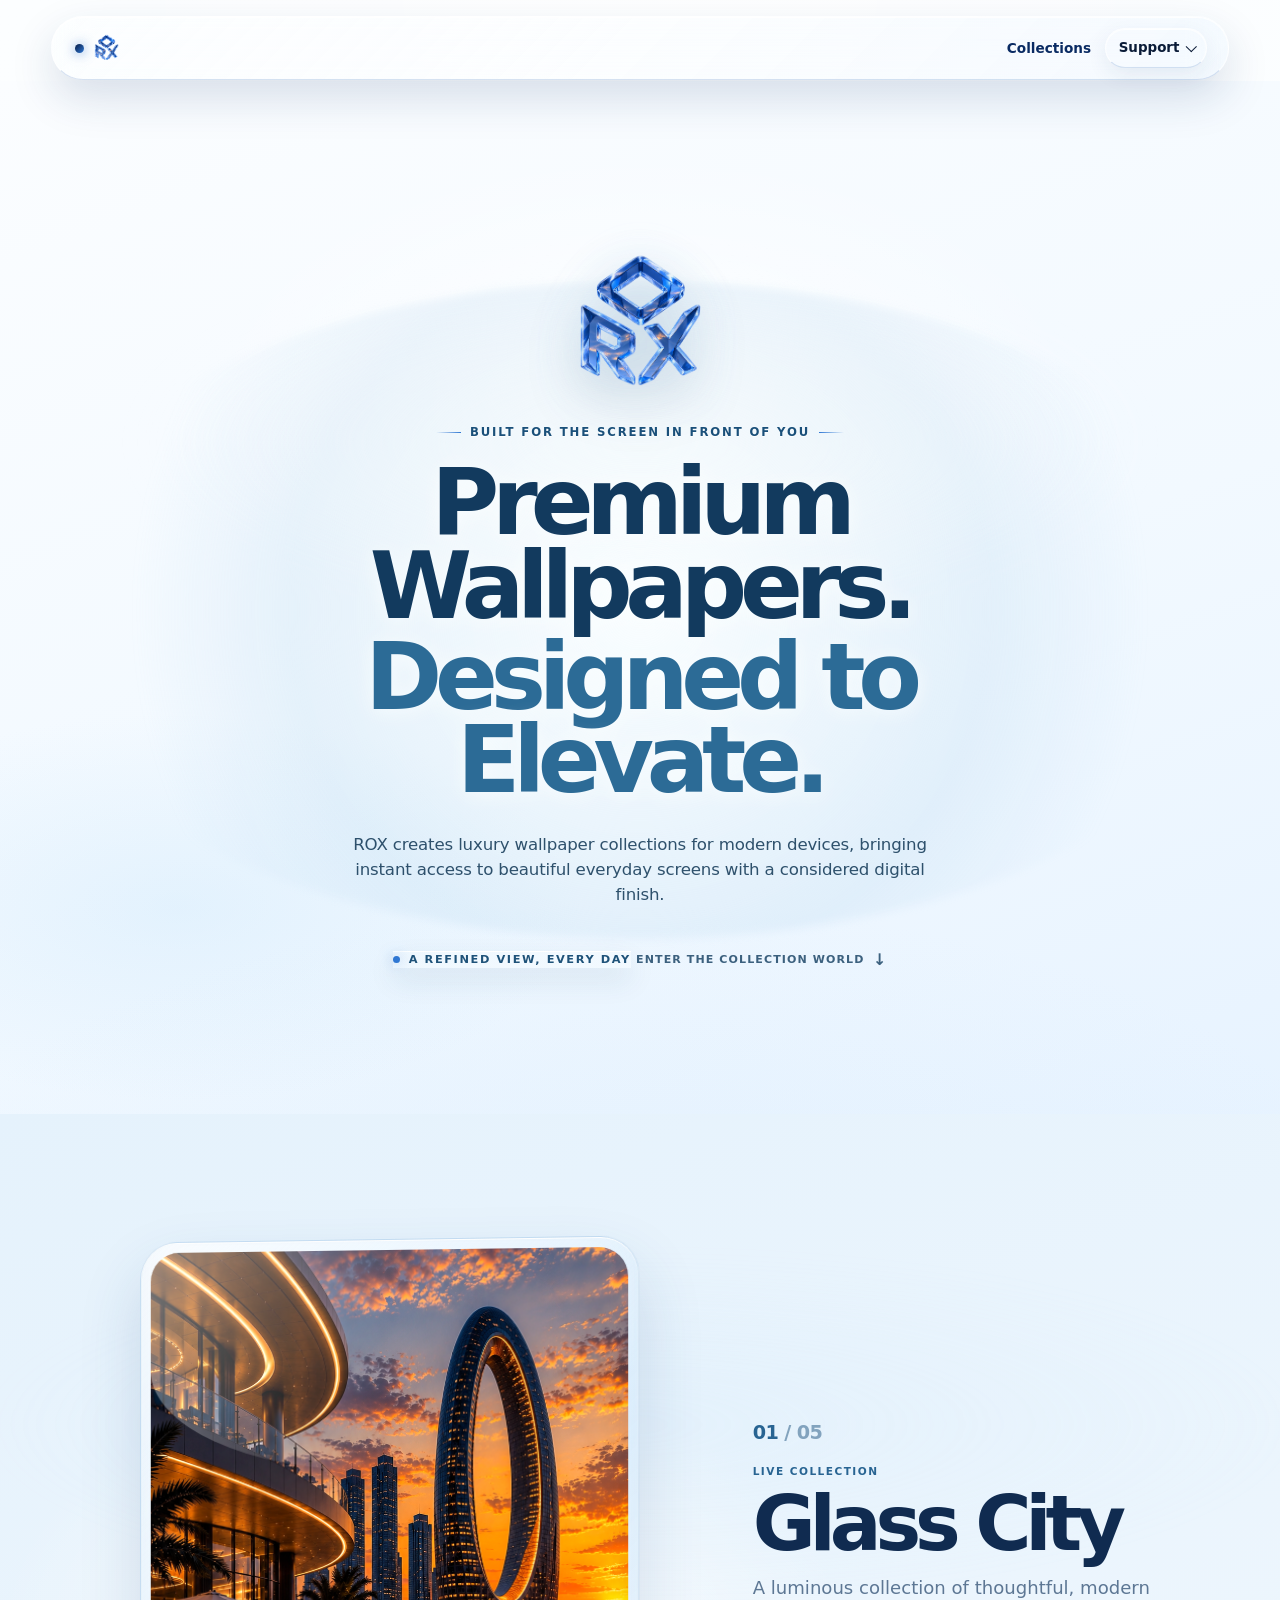
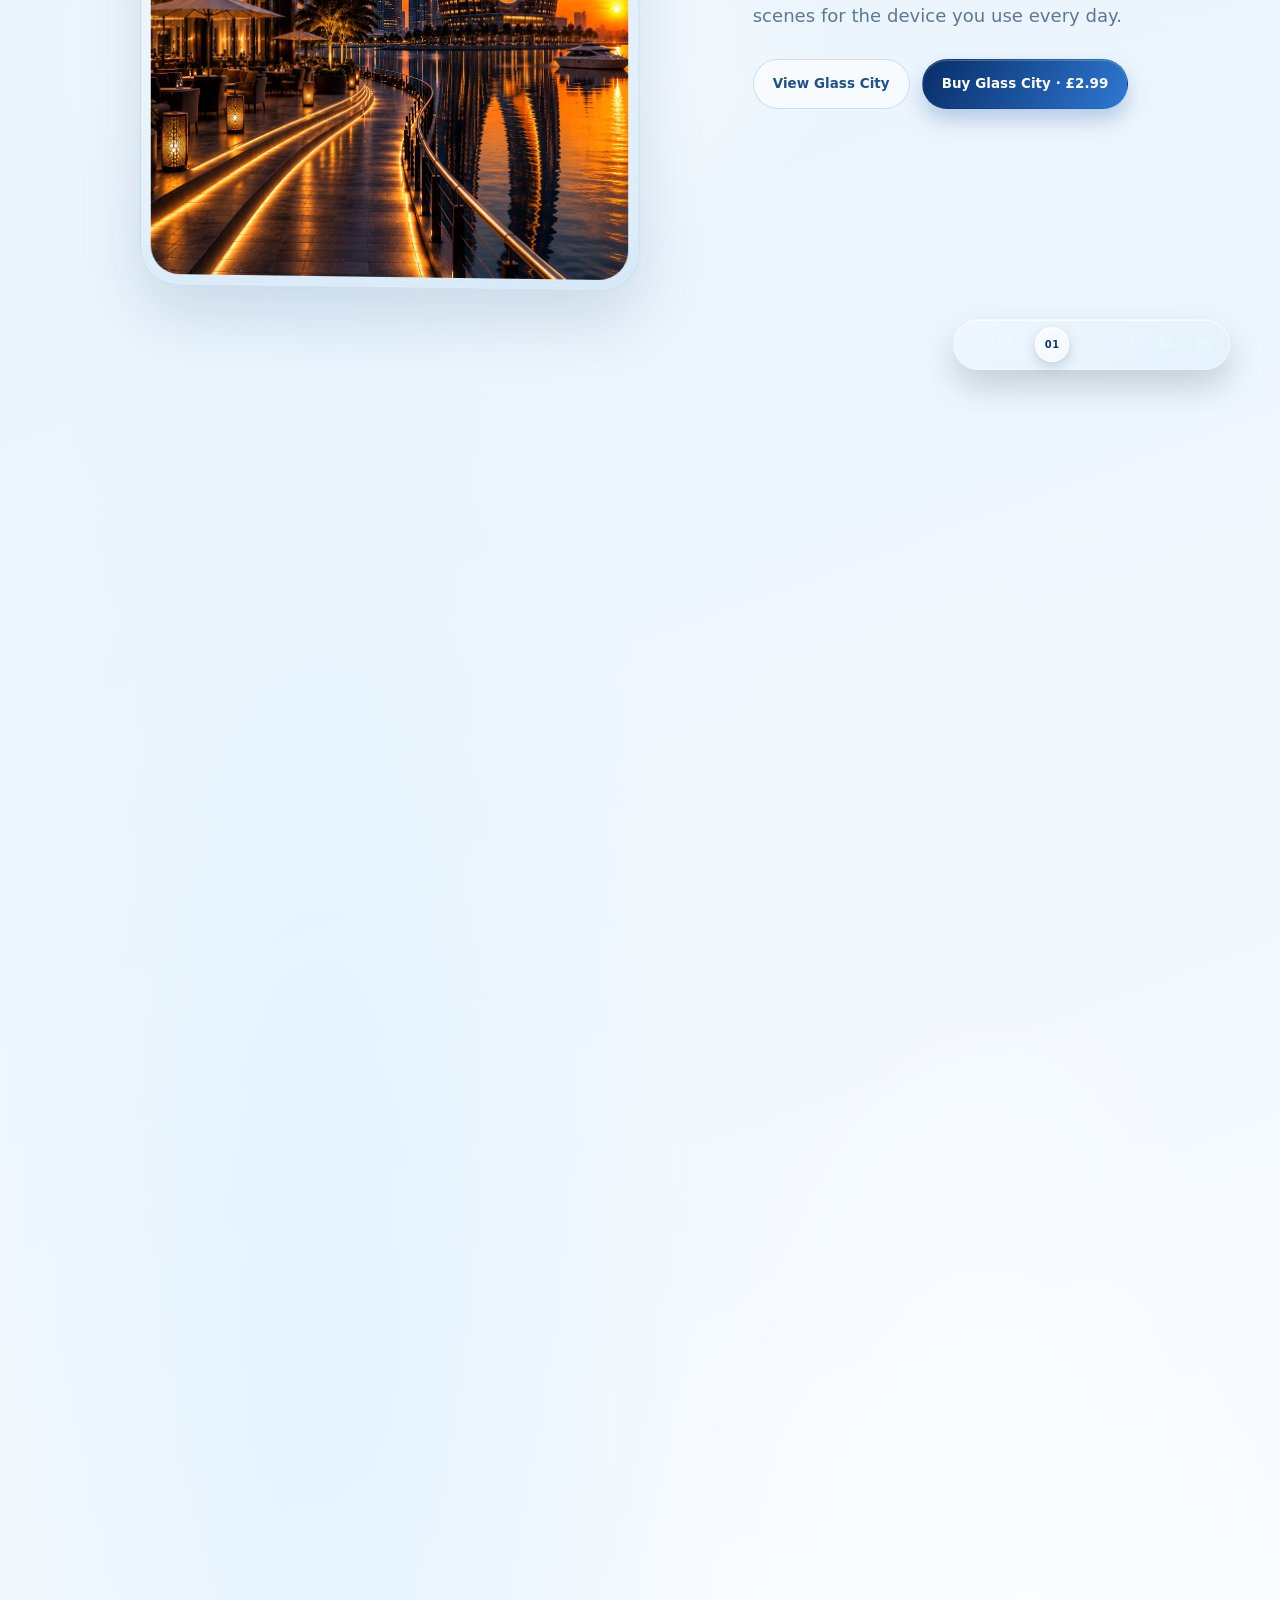
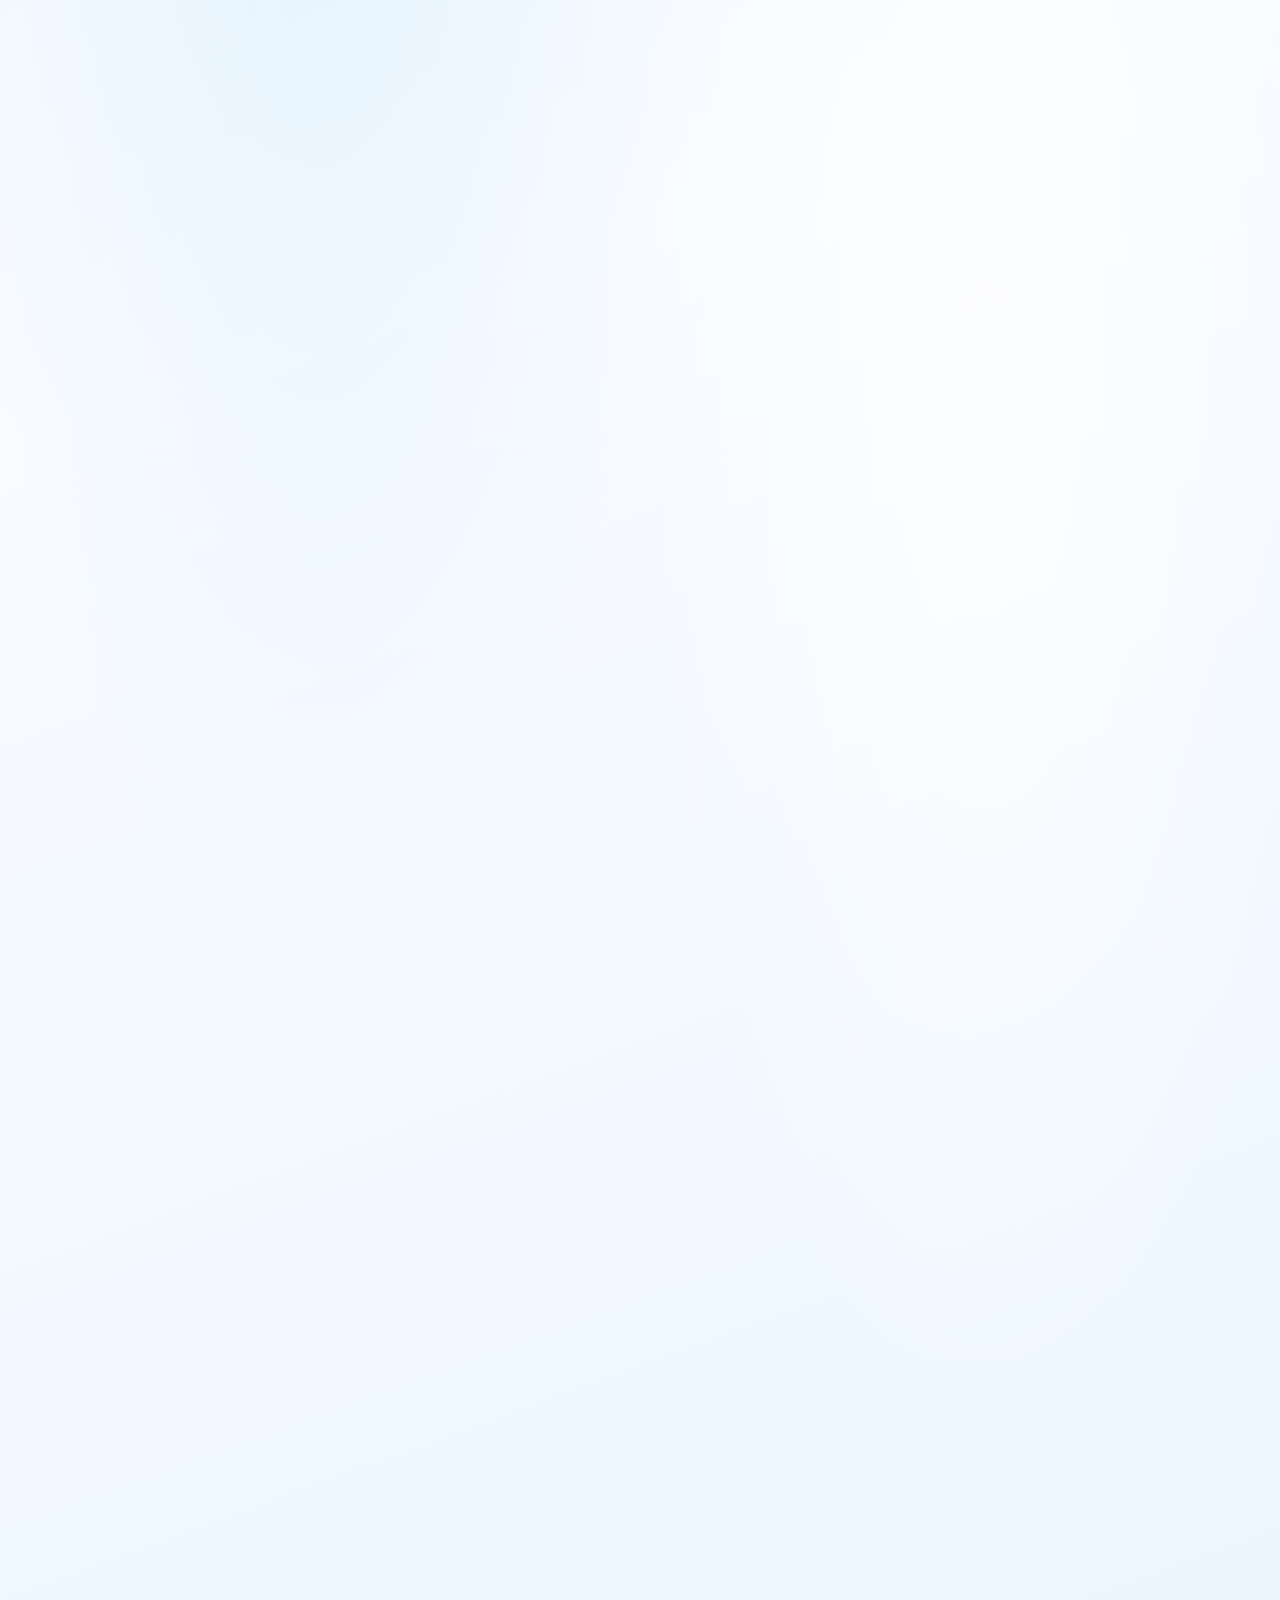
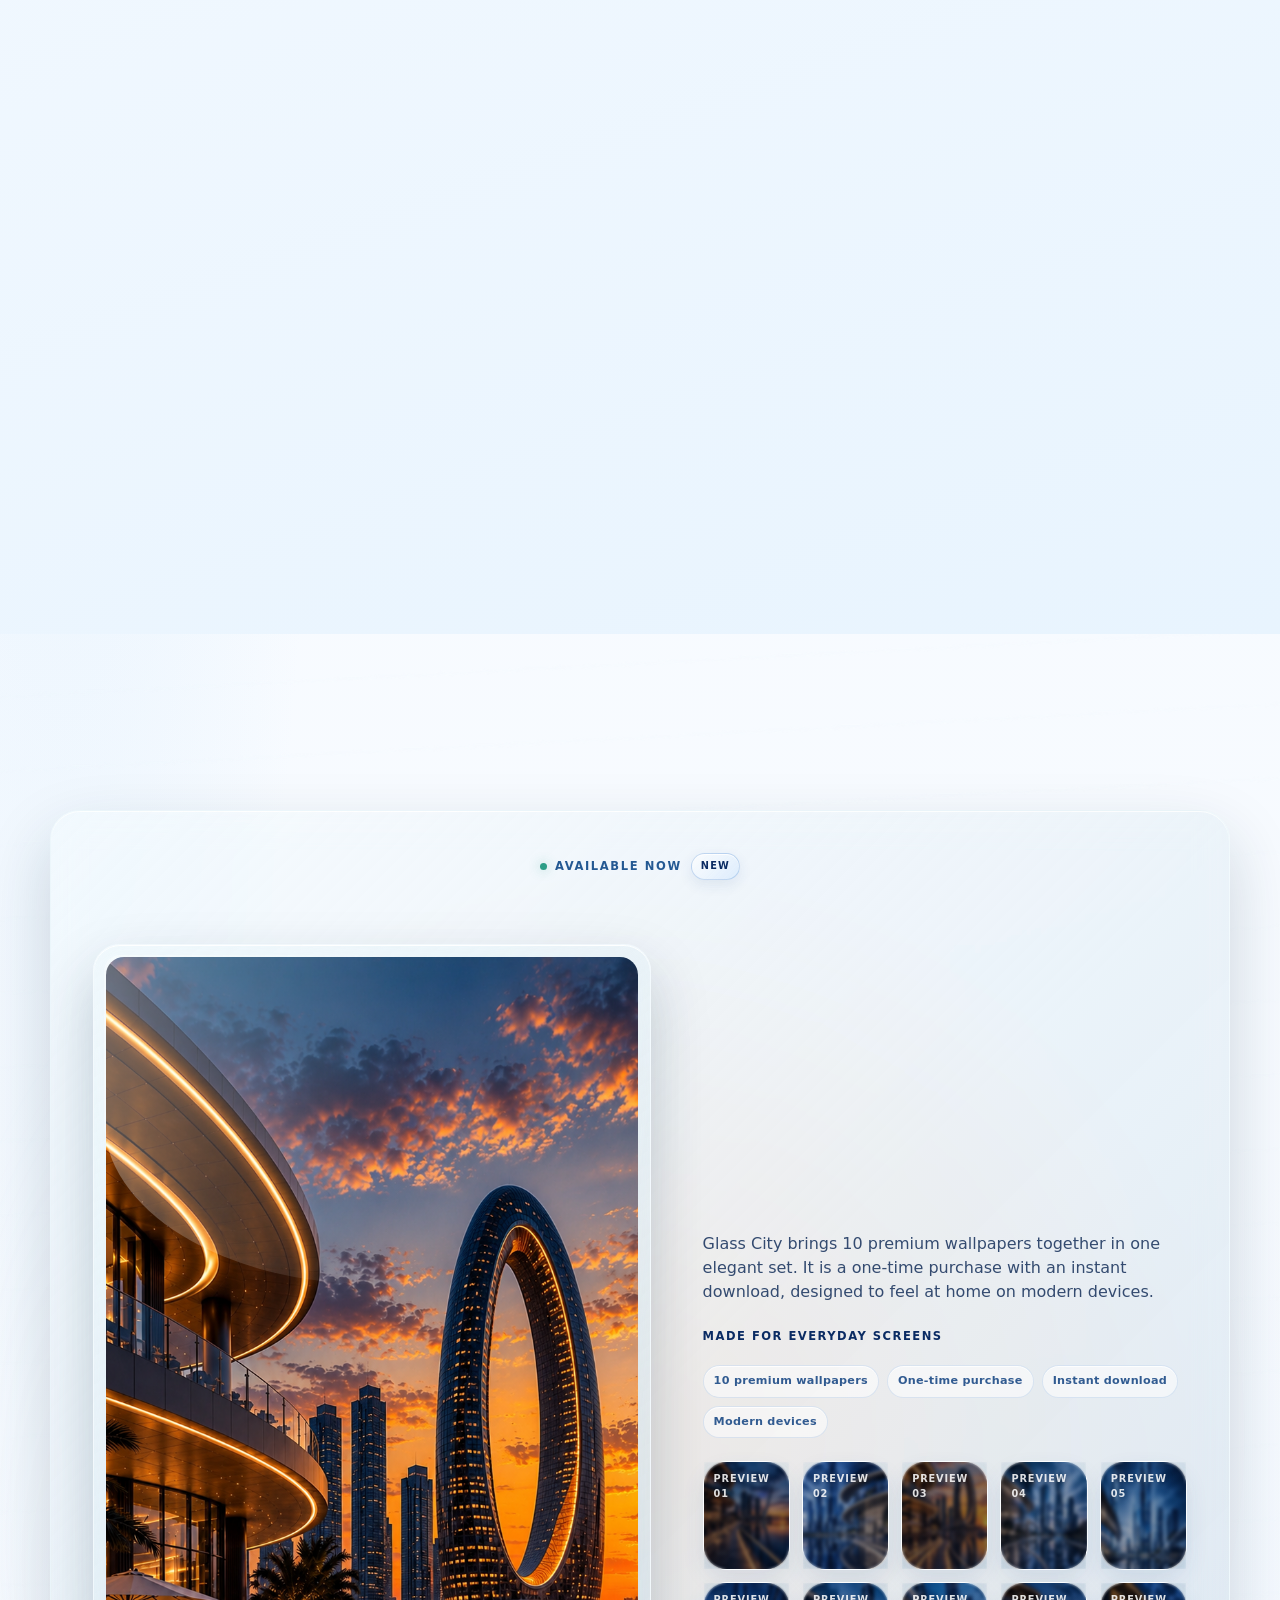
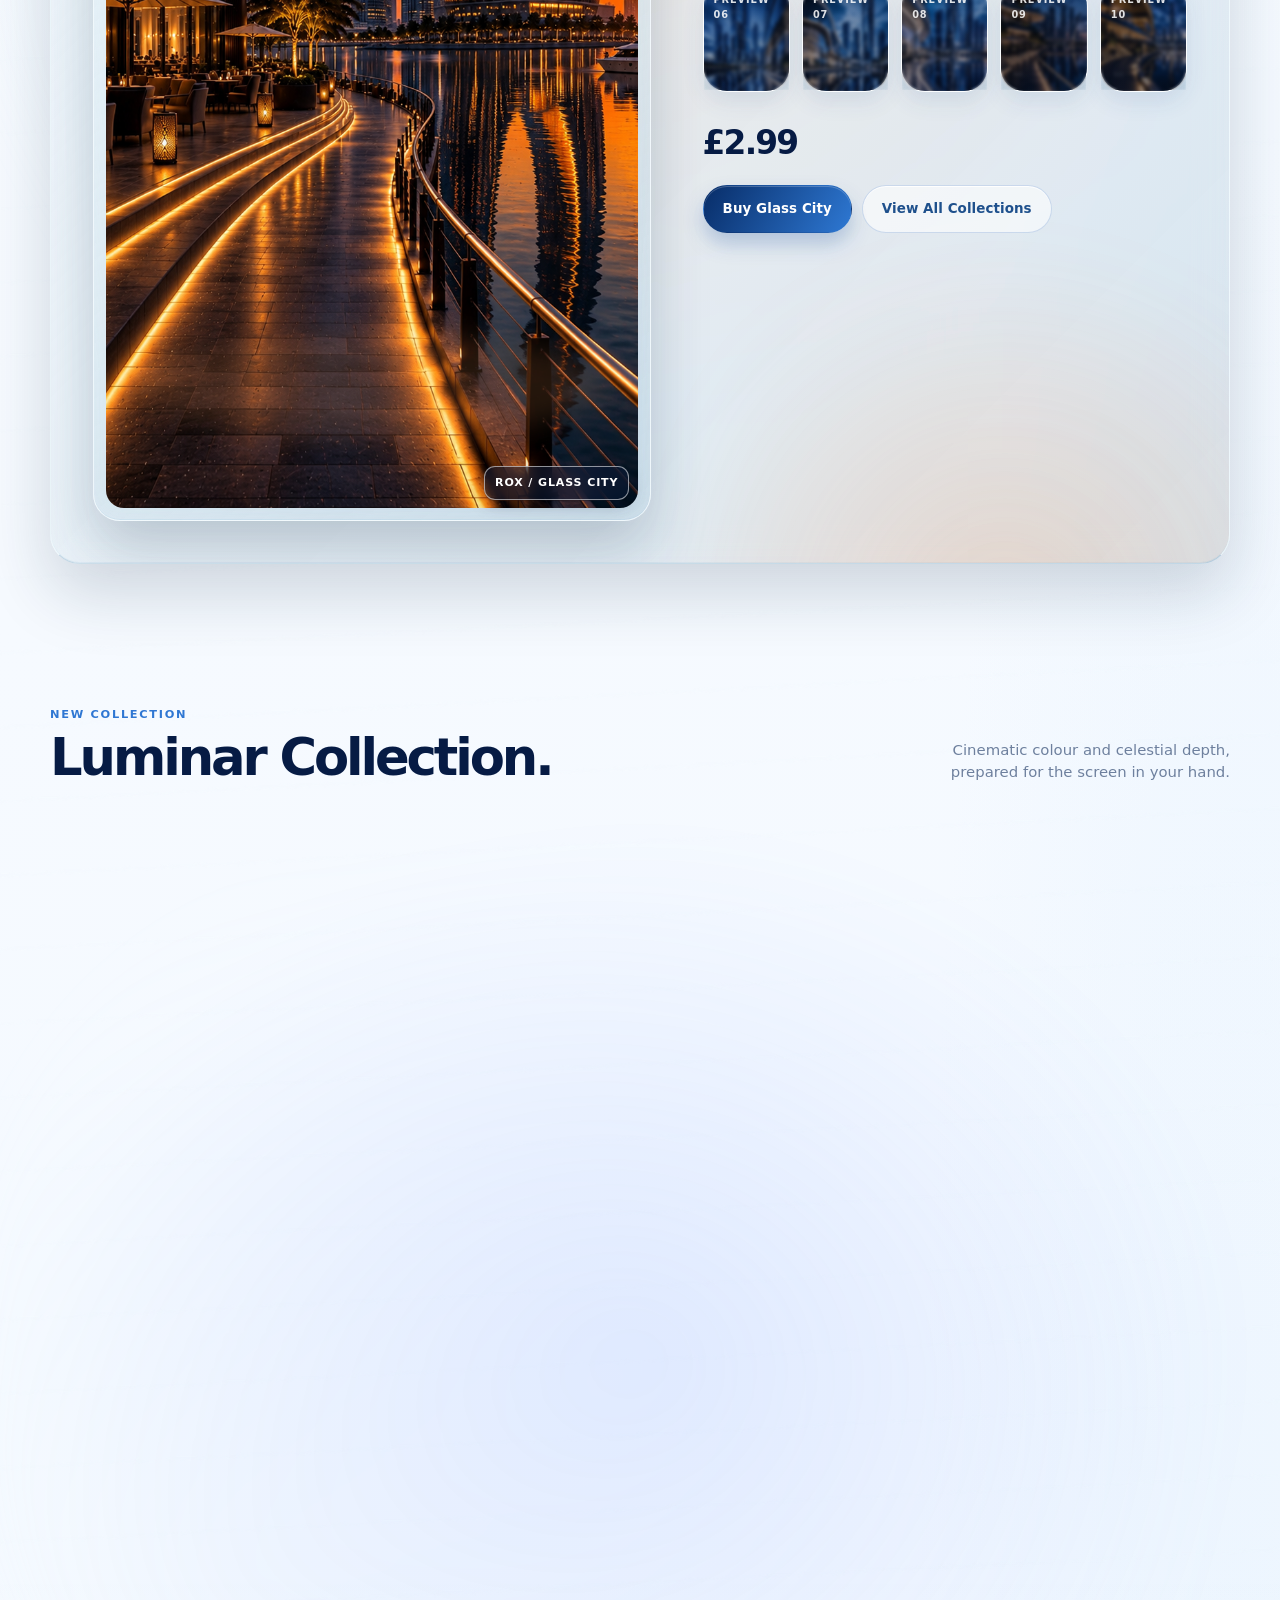
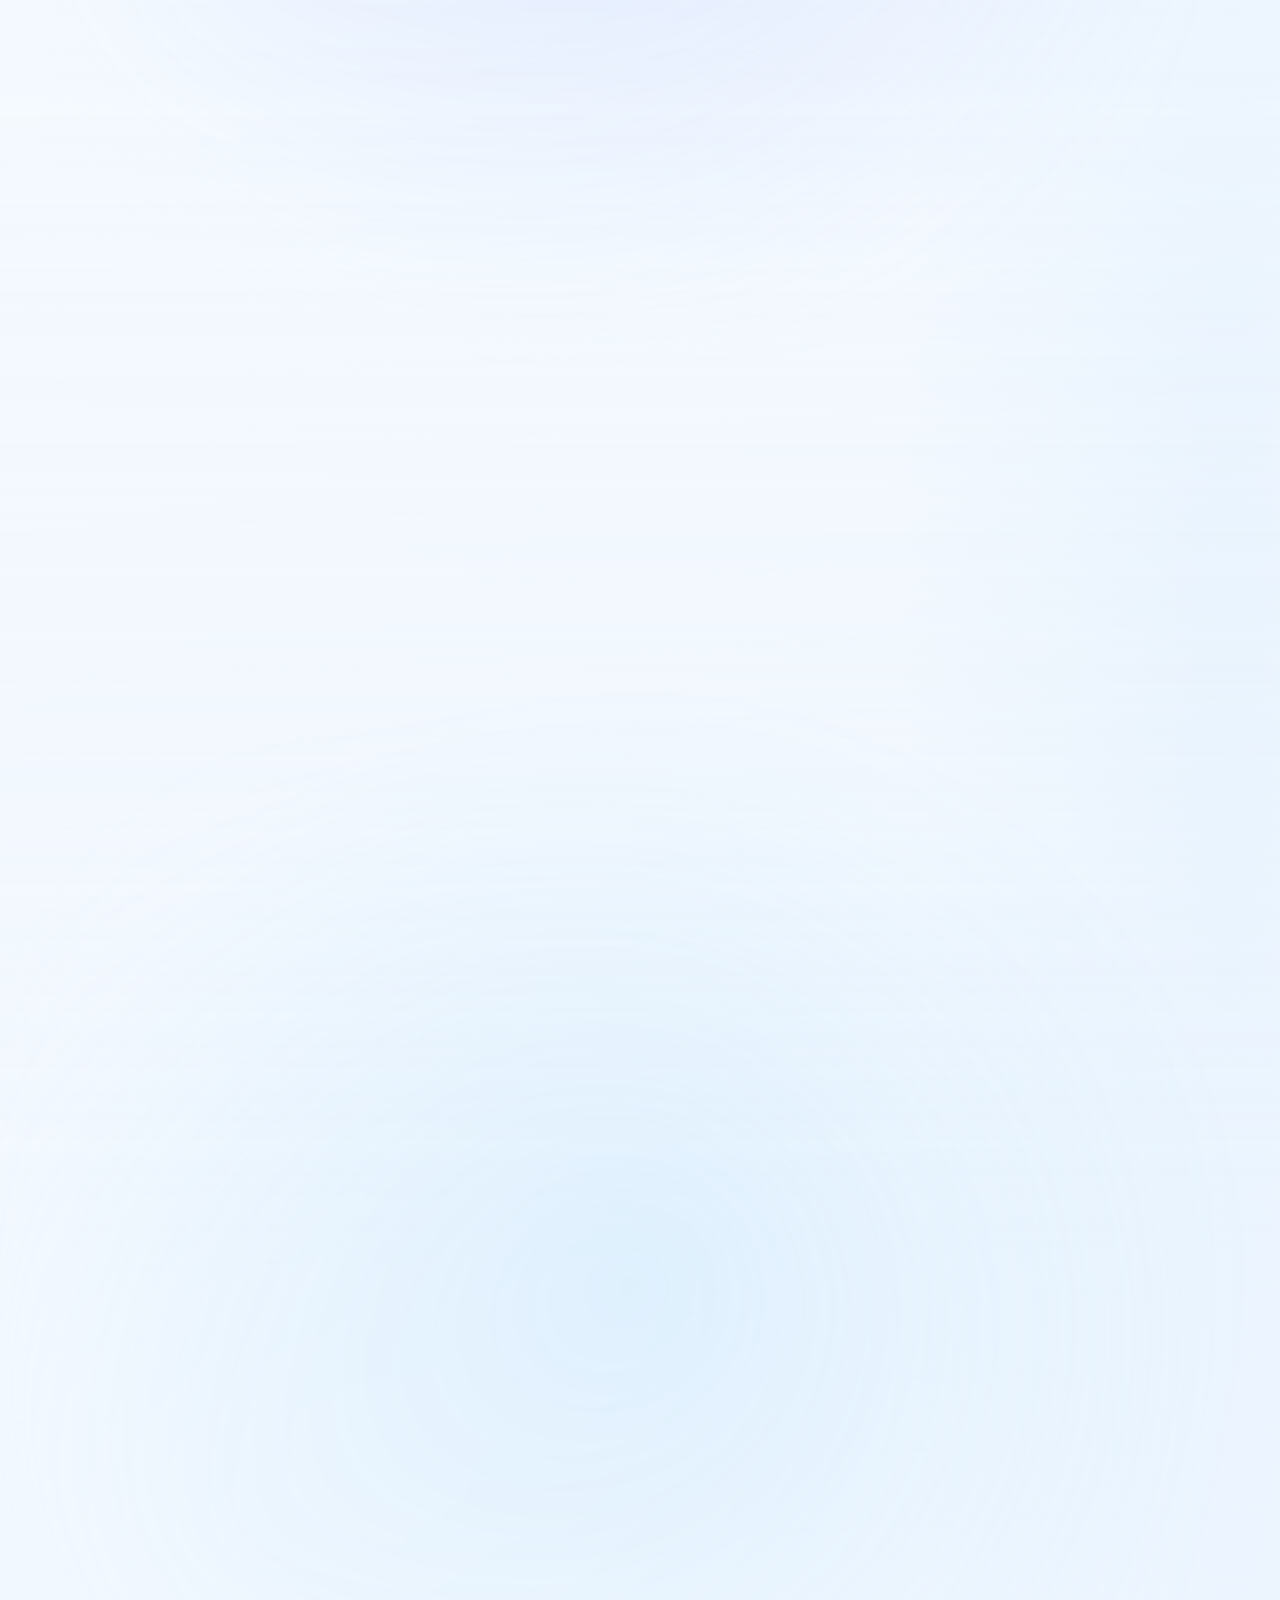
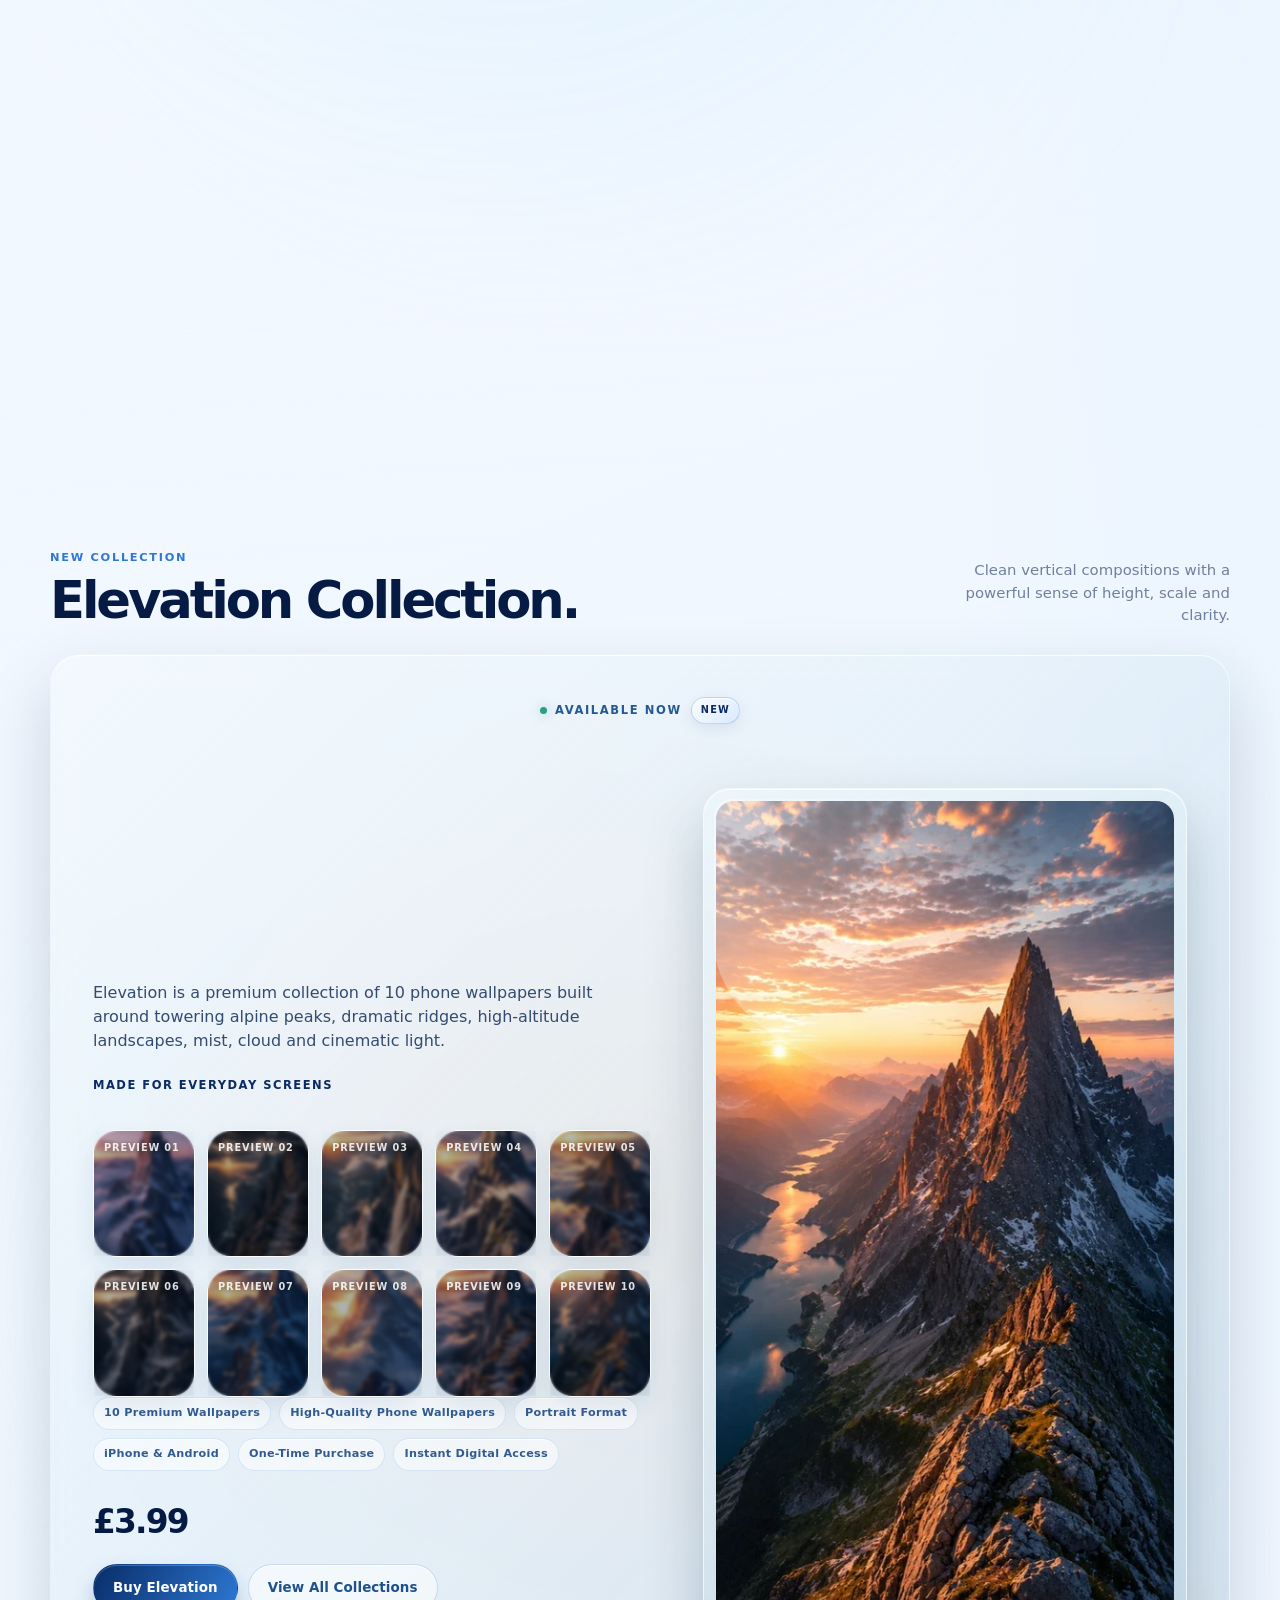
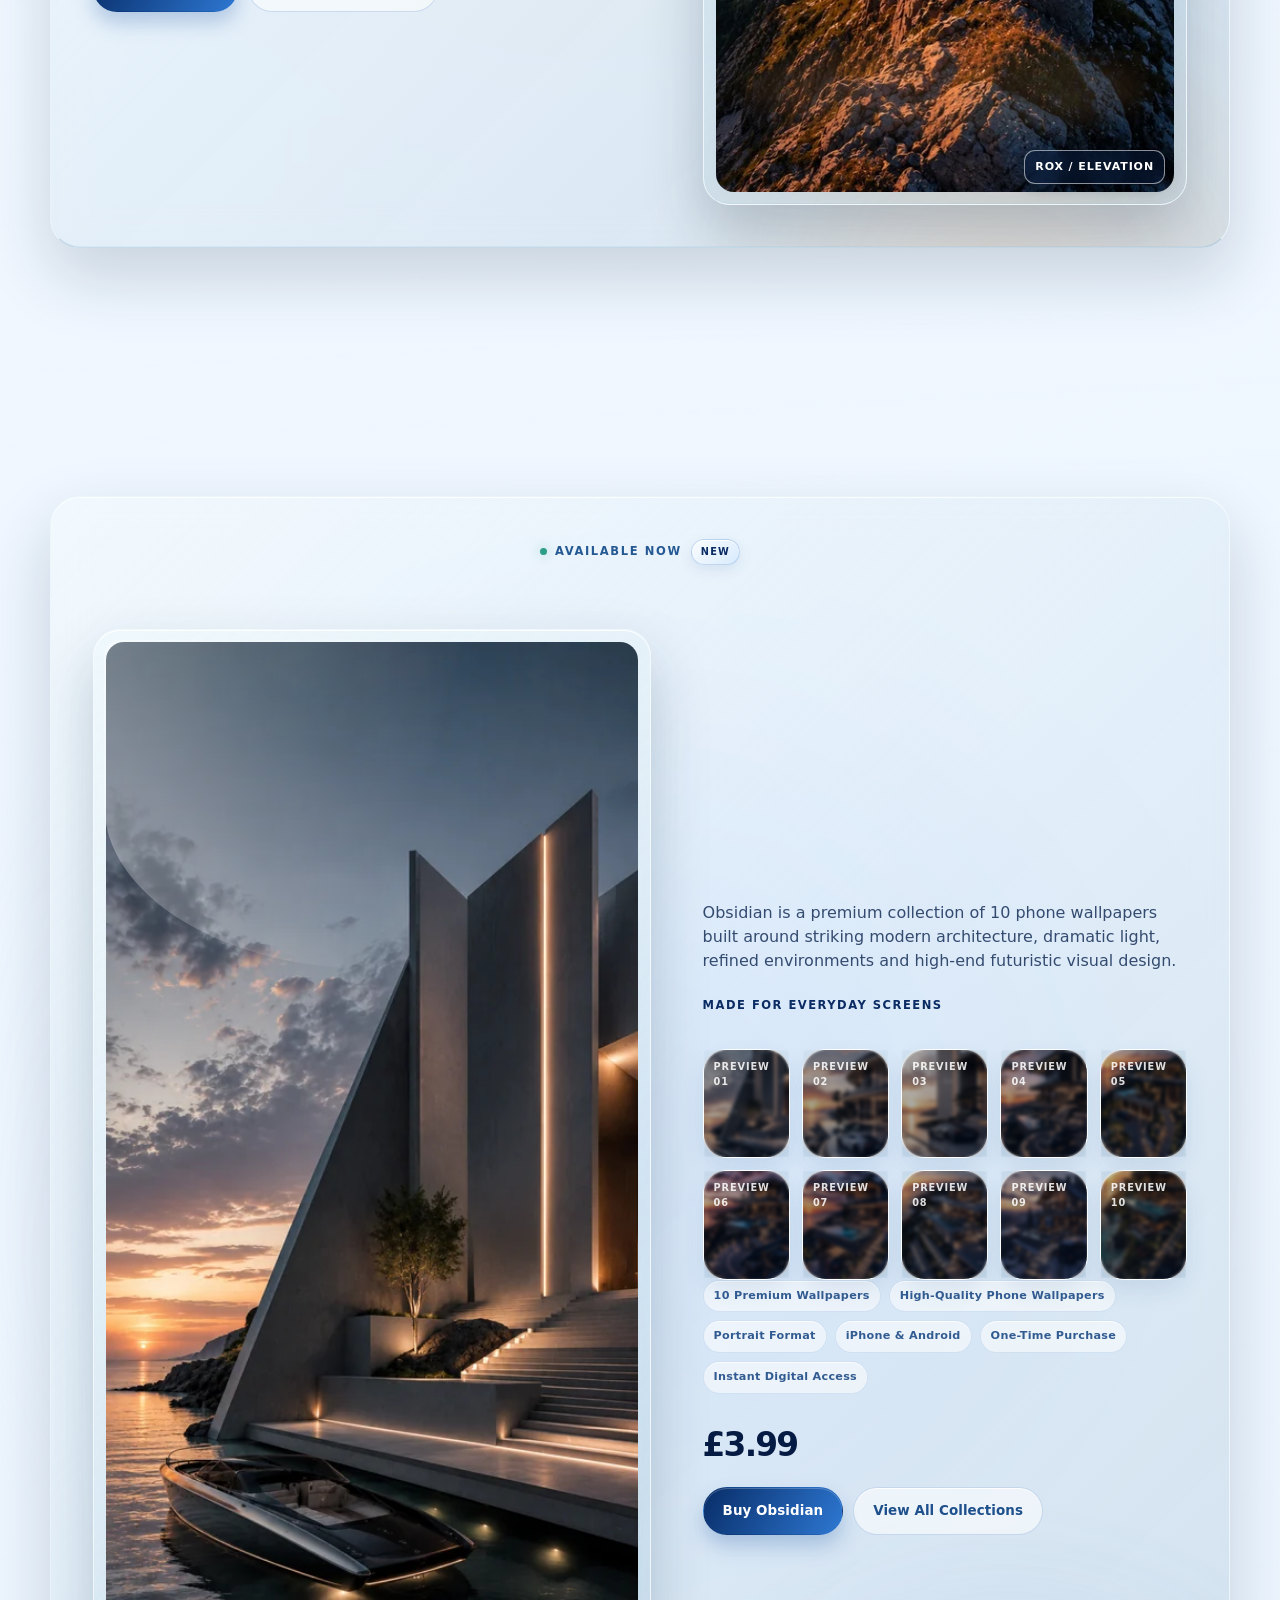
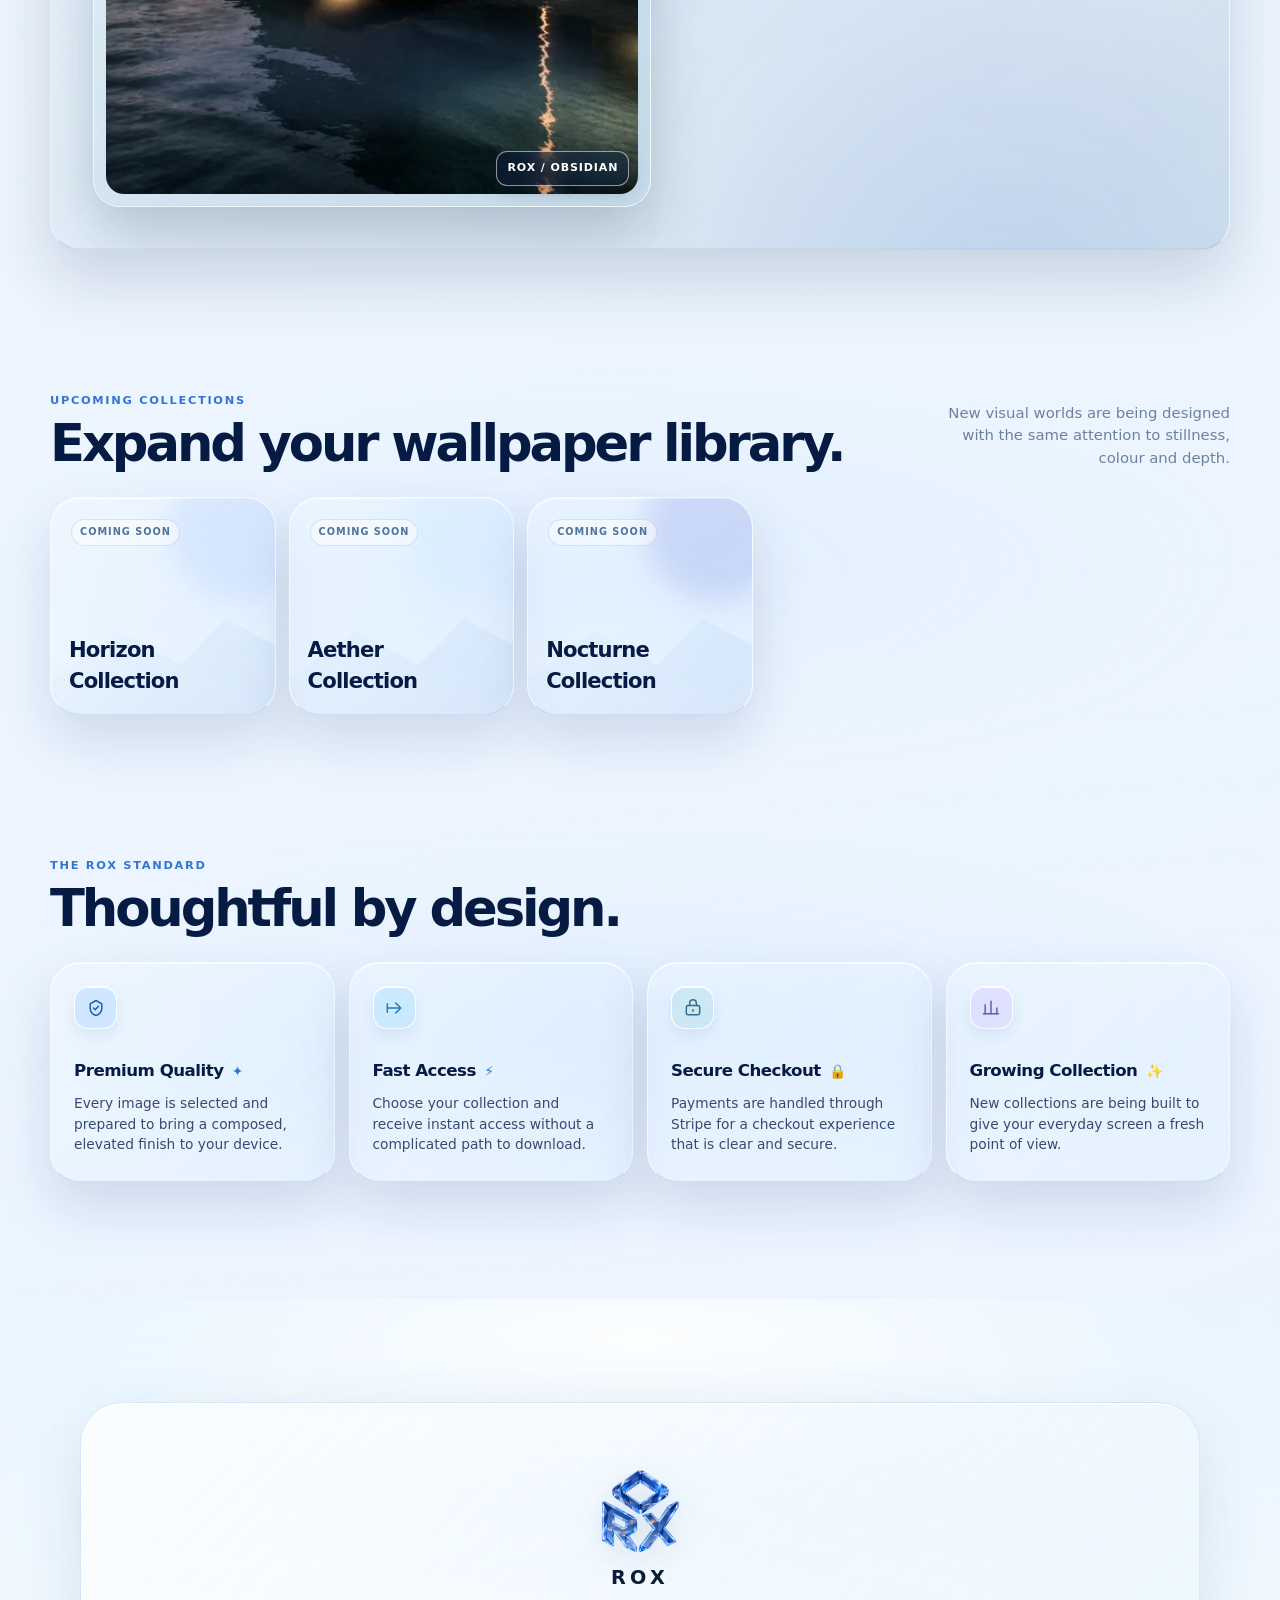
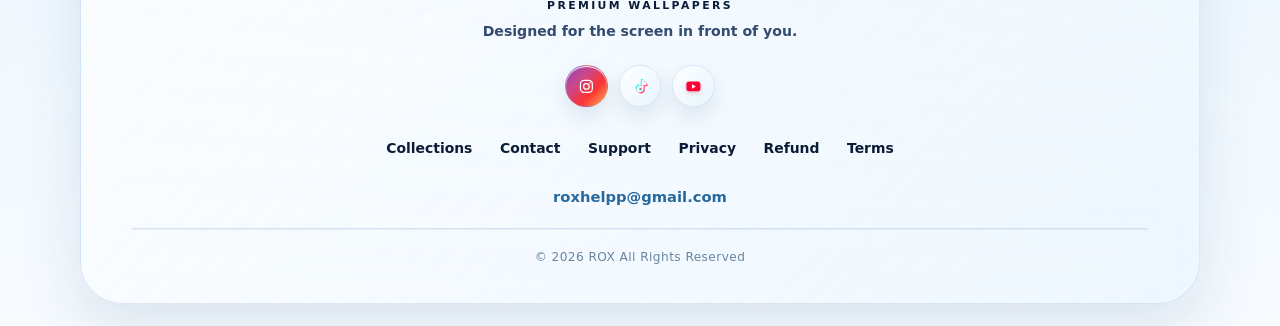
<file: collections.html>
<!DOCTYPE html>
<html lang="en">
<head>
  <meta charset="UTF-8">
  <meta name="viewport" content="width=device-width, initial-scale=1.0">
  <meta name="description" content="Explore the five live ROX premium wallpaper collections.">
  <title>ROX | Explore Collections</title>
  <style>
    :root { --rox-ink:#102d4e; --rox-paper:#eaf5fb; --rox-line:rgba(255,255,255,.72); --rox-ease:cubic-bezier(.22,1,.36,1); }
    * { box-sizing:border-box; }
    html { scroll-behavior:smooth; }
    body { min-width:320px; min-height:100vh; margin:0; color:var(--rox-ink); font-family:Inter,ui-sans-serif,system-ui,-apple-system,BlinkMacSystemFont,"Segoe UI",sans-serif; background:radial-gradient(circle at 50% 16%,rgba(255,255,255,.88),transparent 29rem),radial-gradient(circle at 14% 78%,rgba(255,186,121,.24),transparent 27rem),linear-gradient(155deg,#6f91aa,#bdced7 52%,#6f8ea5); }
    a { color:inherit; text-decoration:none; }
    :focus-visible { outline:3px solid rgba(39,111,190,.62); outline-offset:4px; border-radius:12px; }
    .site-header { position:relative; z-index:20; padding:18px 20px 0; }
    .nav { width:min(1180px,100%); min-height:64px; margin:auto; padding:8px 10px 8px 19px; display:flex; align-items:center; justify-content:space-between; gap:18px; border:1px solid var(--rox-line); border-radius:999px; background:rgba(240,249,255,.52); box-shadow:0 14px 38px rgba(18,51,77,.15),inset 0 1px 0 rgba(255,255,255,.94); backdrop-filter:blur(18px) saturate(130%); -webkit-backdrop-filter:blur(18px) saturate(130%); }
    .brand { padding:.4rem .55rem; color:var(--rox-ink); font-weight:900; letter-spacing:.13em; }
    .nav-links { display:flex; gap:.25rem; padding:0; margin:0; list-style:none; }
    .nav-links a { display:block; min-height:40px; padding:.62rem .9rem; border-radius:999px; font-size:.88rem; font-weight:760; }
    main { min-height:calc(100vh - 100px); display:grid; place-items:center; padding:5.5rem 20px 8rem; }
    .rox-bridge { width:min(650px,100%); padding:clamp(2rem,6vw,4rem); text-align:center; border:1px solid var(--rox-line); border-radius:34px; background:linear-gradient(135deg,rgba(248,253,255,.62),rgba(205,228,242,.31)); box-shadow:0 32px 72px rgba(13,43,70,.2),inset 0 1px 0 rgba(255,255,255,.95); backdrop-filter:blur(20px) saturate(128%); -webkit-backdrop-filter:blur(20px) saturate(128%); }
    .rox-bridge img { width:clamp(76px,12vw,110px); height:auto; margin:0 auto 1.25rem; filter:drop-shadow(0 12px 22px rgba(16,58,98,.18)); }
    .rox-bridge p { max-width:420px; margin:.75rem auto 1.7rem; color:#385775; line-height:1.65; }
    .rox-bridge h1 { margin:0; font-size:clamp(2rem,5vw,3.5rem); letter-spacing:-.065em; line-height:1; }
    .rox-bridge .button { display:inline-flex; align-items:center; justify-content:center; min-height:48px; padding:.78rem 1.15rem; border-radius:999px; color:#fff; background:linear-gradient(135deg,#173d68,#326fa7); box-shadow:0 13px 25px rgba(18,62,106,.23),inset 0 1px 0 rgba(255,255,255,.3); font-size:.9rem; font-weight:800; transition:transform 220ms var(--rox-ease),box-shadow 220ms var(--rox-ease); }
    .rox-bridge .button:hover { transform:translateY(-3px); box-shadow:0 18px 31px rgba(18,62,106,.3),inset 0 1px 0 rgba(255,255,255,.3); }
    .site-footer { margin:0; padding:0 20px 24px; text-align:center; }
    .footer-brand,.footer-links,.footer-email,.copyright { display:none; }
    @media (max-width:720px) { .site-header { padding:12px 14px 0; } .nav { min-height:58px; } main { padding:4.5rem 16px 7rem; } .rox-bridge { border-radius:28px; } }
    @media (prefers-reduced-motion:reduce) { * { scroll-behavior:auto!important; transition-duration:.01ms!important; } }
  </style>
  <link rel="stylesheet" href="assets/css/rox-motion.css">
  <script>
    (function () {
      var known = ["#glass-city", "#luminar", "#crystal-district", "#elevation", "#obsidian"];
      var destination = known.indexOf(window.location.hash) > -1 ? window.location.hash : "#collection-world";
      window.location.replace("index.html" + destination);
    }());
  </script>
  <script src="assets/js/rox-motion.js" defer></script>
</head>
<body class="rox-collection-bridge">
  <header class="site-header" aria-label="Primary navigation">
    <nav class="nav">
      <a class="brand" href="index.html" aria-label="ROX home">ROX</a>
      <ul class="nav-links"><li><a href="index.html#collection-world">Collections</a></li><li><a href="contact.html">Contact</a></li></ul>
    </nav>
  </header>
  <main>
    <section class="rox-bridge" aria-labelledby="bridge-title">
      <img src="assets/images/brand/rox-logo.png" width="1233" height="1275" alt="ROX">
      <h1 id="bridge-title">Explore ROX.</h1>
      <p>All five live wallpaper collections now live in one continuous ROX experience.</p>
      <a class="button" href="index.html#collection-world">Enter the collection world</a>
    </section>
  </main>
  <footer class="site-footer">
    <a class="footer-brand" href="index.html">ROX</a>
    <nav aria-label="Footer navigation"><ul class="footer-links"><li><a href="index.html#collection-world">Collections</a></li><li><a href="contact.html">Contact</a></li><li><a href="support.html">Support</a></li><li><a href="privacy.html">Privacy</a></li><li><a href="refund.html">Refund</a></li><li><a href="terms.html">Terms</a></li></ul></nav>
    <a class="footer-email" href="mailto:roxhelpp@gmail.com">roxhelpp@gmail.com</a>
    <p class="copyright">© 2026 ROX All Rights Reserved</p>
  </footer>
</body>
</html>
</file>
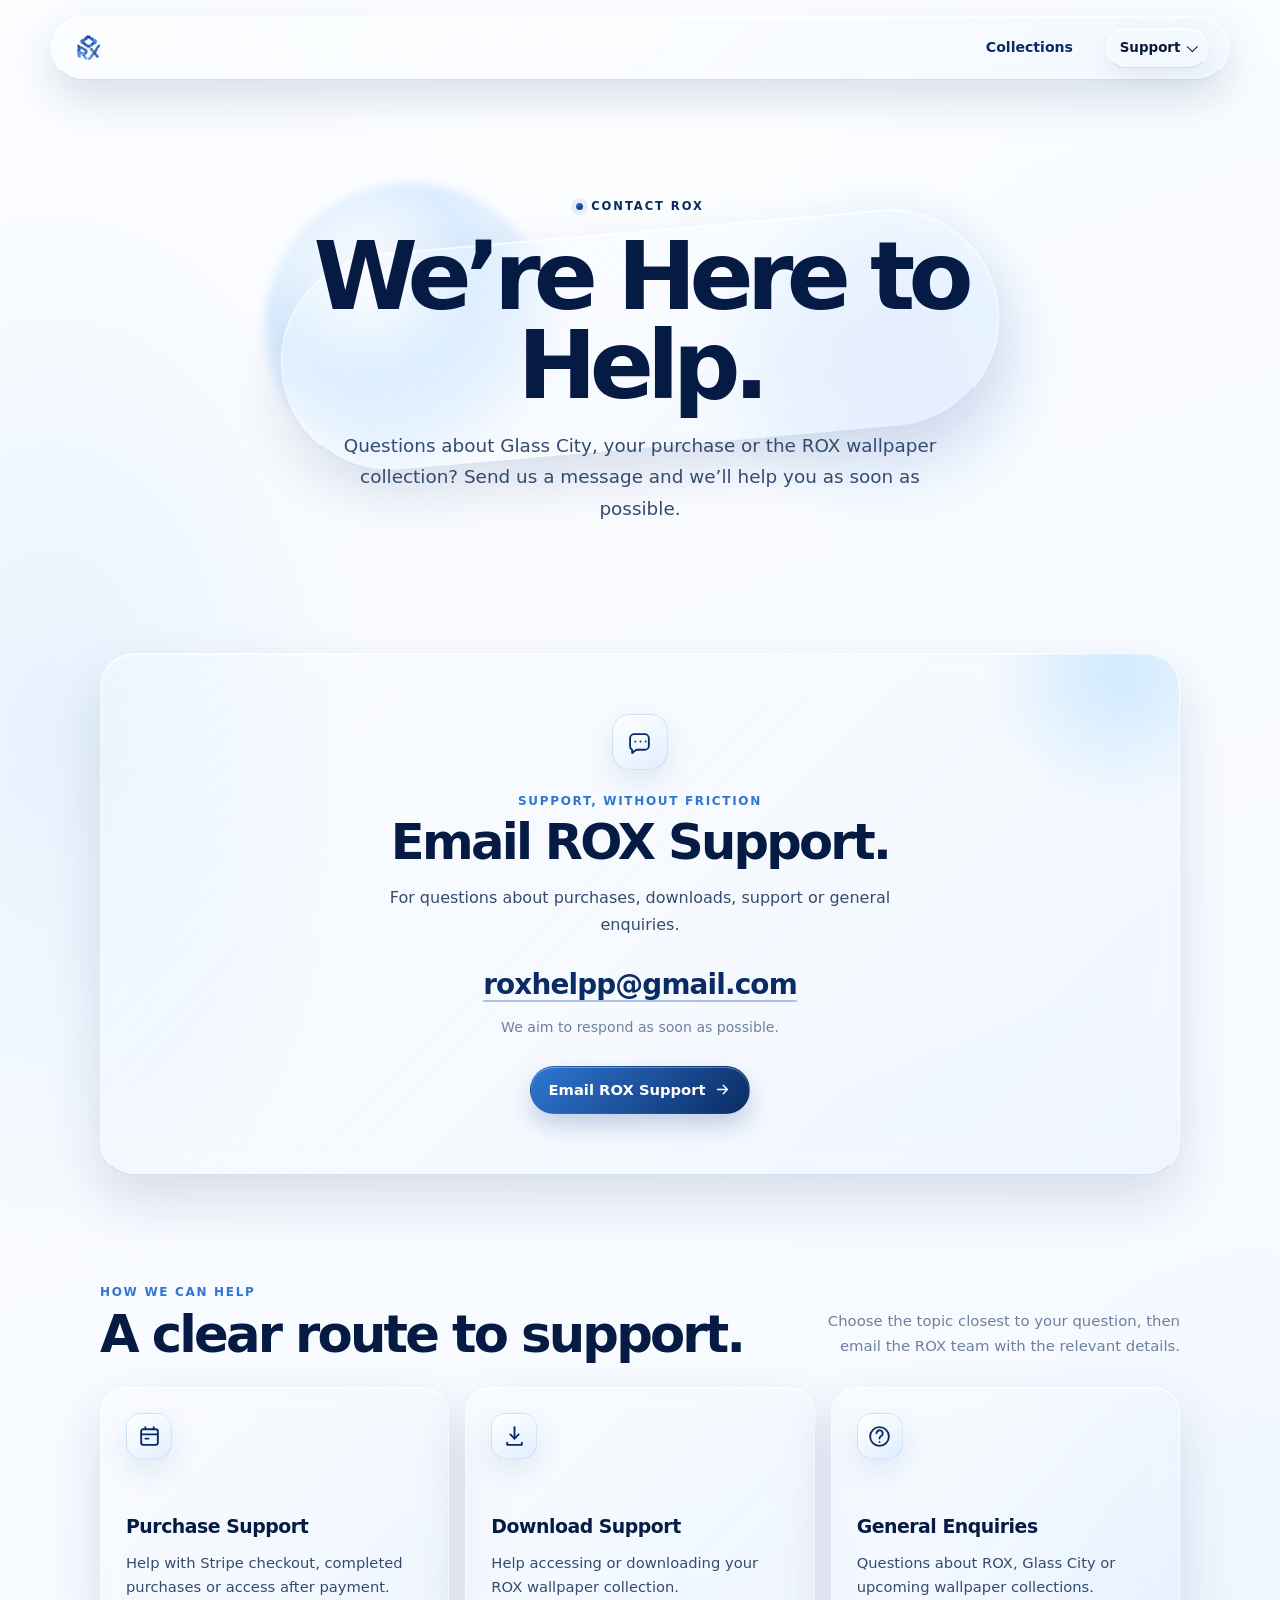
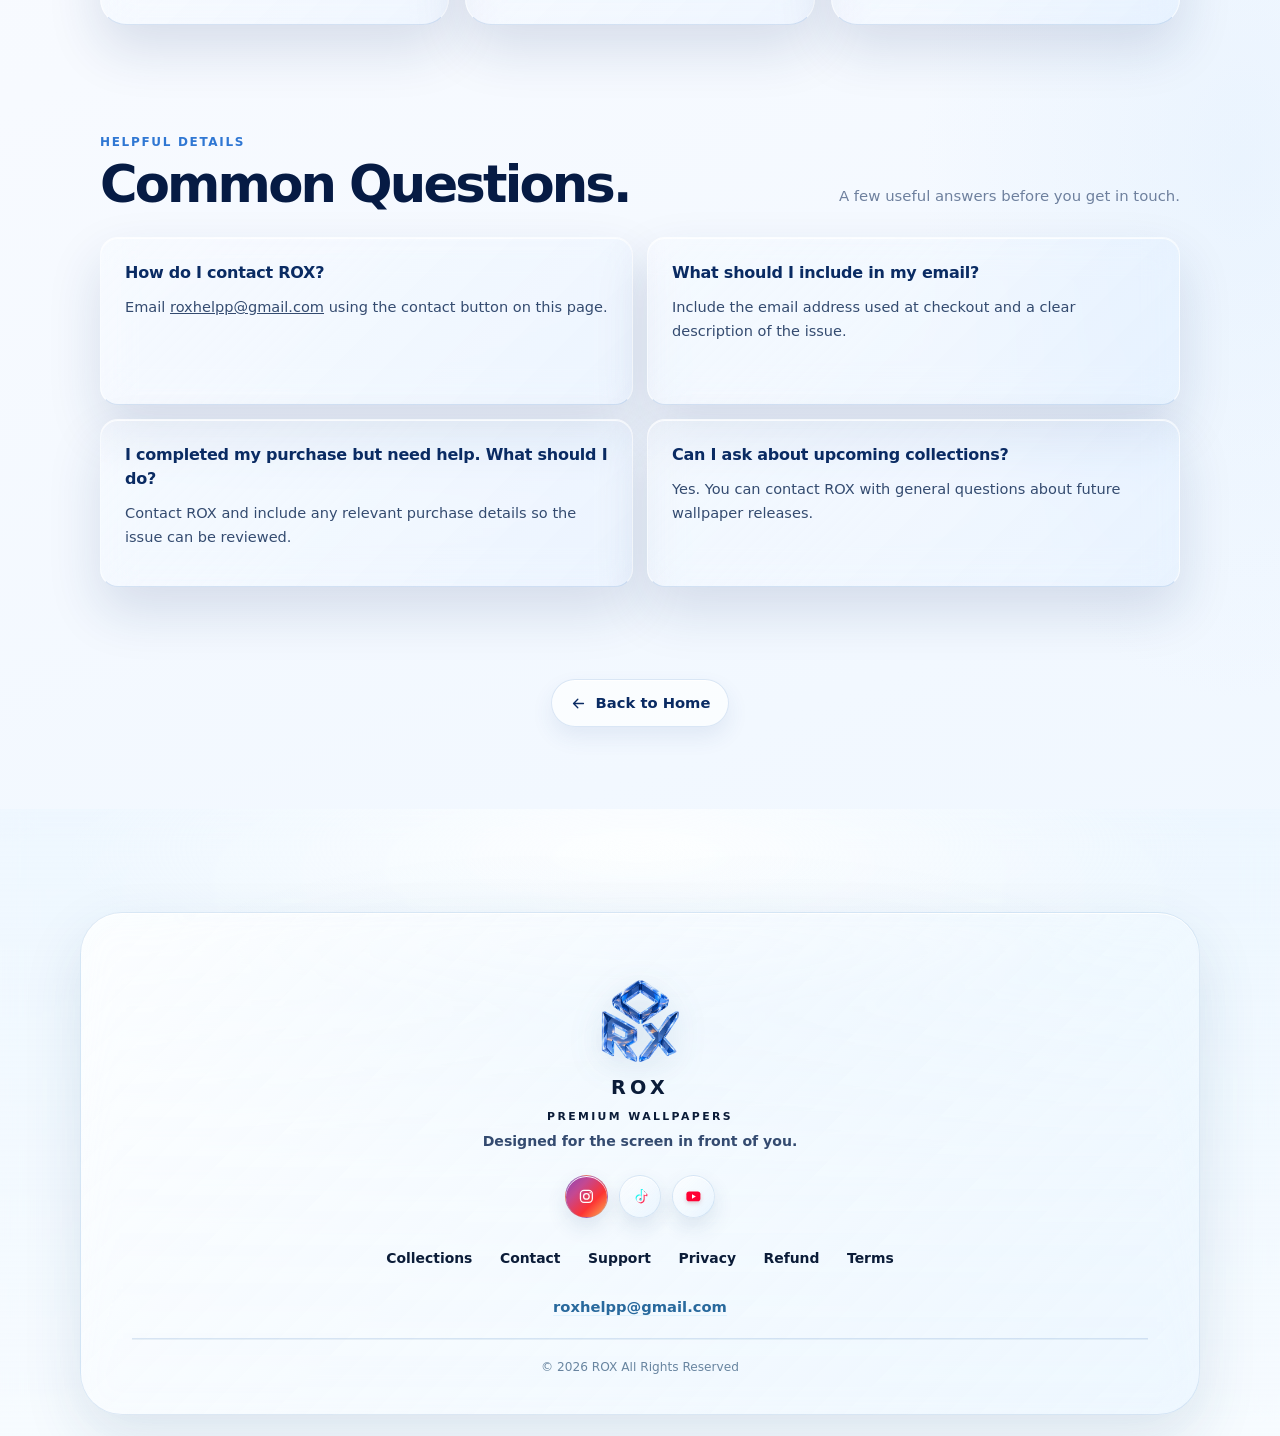
<file: contact.html>
<!DOCTYPE html>
<html lang="en">
<head>
  <meta charset="UTF-8">
  <meta name="viewport" content="width=device-width, initial-scale=1.0">
  <meta name="description" content="Contact ROX for help with wallpaper purchases, downloads and general enquiries.">
  <title>Contact ROX — Premium Wallpapers</title>
  <style>
    :root {
      --paper: #f5f8ff;
      --paper-deep: #e7eef9;
      --ice: rgba(255, 255, 255, .64);
      --ice-strong: rgba(255, 255, 255, .8);
      --ink: #0b1c38;
      --ink-soft: #344b70;
      --quiet: #6e809e;
      --navy: #0a2b63;
      --midnight: #061b44;
      --blue: #2f77d3;
      --sky: #a8d8ff;
      --lavender: #c9c7ff;
      --line: rgba(58, 105, 168, .18);
      --line-bright: rgba(255, 255, 255, .82);
      --shadow: 0 22px 62px rgba(37, 71, 124, .14);
      --radius-xl: 34px;
      --radius-lg: 26px;
      --radius-md: 18px;
    }

    * { box-sizing: border-box; }

    html { scroll-behavior: smooth; }

    body {
      min-width: 320px;
      margin: 0;
      overflow-x: hidden;
      color: var(--ink);
      background:
        radial-gradient(780px 460px at 2% 1%, rgba(173, 209, 255, .7), transparent 70%),
        radial-gradient(700px 500px at 100% 16%, rgba(211, 220, 255, .72), transparent 68%),
        linear-gradient(145deg, #fbfdff 0%, var(--paper) 48%, #eef4fc 100%);
      font-family: Inter, ui-sans-serif, system-ui, -apple-system, BlinkMacSystemFont, "Segoe UI", sans-serif;
      line-height: 1.5;
      text-rendering: optimizeLegibility;
    }

    a { color: inherit; }

    button, a { -webkit-tap-highlight-color: transparent; }

    :focus-visible {
      outline: 3px solid rgba(47, 119, 211, .56);
      outline-offset: 4px;
    }

    .skip-link {
      position: fixed;
      z-index: 50;
      top: 12px;
      left: 12px;
      padding: 10px 14px;
      border-radius: 12px;
      color: #fff;
      background: var(--navy);
      transform: translateY(-180%);
      transition: transform .2s ease;
    }

    .skip-link:focus { transform: translateY(0); }

    .site-header {
      position: sticky;
      z-index: 20;
      top: 15px;
      width: min(1180px, calc(100% - 40px));
      margin: 15px auto 0;
      border: 1px solid var(--line-bright);
      border-radius: 20px;
      background: rgba(255, 255, 255, .54);
      box-shadow: 0 12px 38px rgba(41, 81, 139, .1), inset 0 1px 0 rgba(255, 255, 255, .92);
      backdrop-filter: blur(17px) saturate(145%);
      -webkit-backdrop-filter: blur(17px) saturate(145%);
      transition: background .42s ease, box-shadow .42s ease, border-color .42s ease, backdrop-filter .42s ease;
    }

    .site-header.is-scrolled {
      border-color: rgba(86, 132, 193, .24);
      background: rgba(255, 255, 255, .72);
      box-shadow: 0 15px 42px rgba(24, 58, 110, .15), inset 0 1px 0 rgba(255, 255, 255, .96);
      backdrop-filter: blur(25px) saturate(160%);
      -webkit-backdrop-filter: blur(25px) saturate(160%);
    }

    .nav {
      display: flex;
      align-items: center;
      justify-content: space-between;
      min-height: 64px;
      gap: 18px;
      padding: 0 20px 0 23px;
      transition: min-height .42s ease;
    }

    .site-header.is-scrolled .nav { min-height: 57px; }

    .brand {
      color: var(--navy);
      font-size: 1rem;
      font-weight: 820;
      letter-spacing: .24em;
      text-decoration: none;
    }

    .nav-links {
      display: flex;
      align-items: center;
      gap: 4px;
      margin: 0;
      padding: 0;
      list-style: none;
    }

    .nav-links a {
      position: relative;
      display: inline-flex;
      min-height: 42px;
      align-items: center;
      padding: 9px 12px;
      border-radius: 12px;
      color: var(--ink-soft);
      font-size: .88rem;
      font-weight: 690;
      text-decoration: none;
      transition: color .25s ease, background .25s ease, transform .25s ease;
    }

    .nav-links a::after {
      position: absolute;
      right: 12px;
      bottom: 7px;
      left: 12px;
      height: 2px;
      border-radius: 999px;
      background: linear-gradient(90deg, var(--blue), var(--navy));
      content: "";
      opacity: 0;
      transform: scaleX(.5);
      transition: opacity .25s ease, transform .25s ease;
    }

    .nav-links a:hover,
    .nav-links a[aria-current="page"] {
      color: var(--navy);
      background: rgba(255, 255, 255, .56);
    }

    .nav-links a:hover { transform: translateY(-1px); }

    .nav-links a:hover::after,
    .nav-links a[aria-current="page"]::after {
      opacity: 1;
      transform: scaleX(1);
    }

    .shell {
      width: min(1080px, calc(100% - 40px));
      margin: 0 auto;
    }

    main { padding-bottom: 14px; }

    .hero {
      position: relative;
      display: grid;
      min-height: 458px;
      place-items: center;
      padding: 112px 0 75px;
      overflow: hidden;
      isolation: isolate;
      text-align: center;
    }

    .hero::before,
    .hero::after {
      position: absolute;
      z-index: -2;
      border-radius: 50%;
      content: "";
      filter: blur(4px);
      pointer-events: none;
    }

    .hero::before {
      width: 290px;
      height: 290px;
      background: radial-gradient(circle at 35% 32%, rgba(255,255,255,.98), rgba(174,213,255,.42) 38%, rgba(120,167,230,.08) 70%, transparent 72%);
      transform: translate(-230px, -12px);
    }

    .hero::after {
      width: 360px;
      height: 360px;
      background: radial-gradient(circle, rgba(201,199,255,.28), rgba(168,216,255,.15) 45%, transparent 71%);
      transform: translate(250px, 18px);
    }

    .hero-glass {
      position: absolute;
      z-index: -1;
      width: min(720px, 90vw);
      height: 218px;
      border: 1px solid rgba(255, 255, 255, .68);
      border-radius: 999px;
      background: linear-gradient(128deg, rgba(255,255,255,.45), rgba(255,255,255,.08));
      box-shadow: inset 0 1px 0 rgba(255,255,255,.88), 0 30px 80px rgba(73, 121, 185, .09);
      transform: rotate(-5deg);
      backdrop-filter: blur(10px);
      -webkit-backdrop-filter: blur(10px);
      pointer-events: none;
    }

    .eyebrow {
      display: inline-flex;
      align-items: center;
      gap: 8px;
      margin: 0 0 17px;
      color: var(--navy);
      font-size: .72rem;
      font-weight: 800;
      letter-spacing: .17em;
      text-transform: uppercase;
    }

    .eyebrow::before {
      width: 7px;
      height: 7px;
      border-radius: 50%;
      background: linear-gradient(135deg, var(--blue), var(--navy));
      box-shadow: 0 0 0 5px rgba(47, 119, 211, .1);
      content: "";
    }

    h1, h2, h3, p { margin-top: 0; }

    h1 {
      max-width: 800px;
      margin-bottom: 20px;
      color: var(--midnight);
      font-size: clamp(3.05rem, 7.4vw, 6.4rem);
      font-weight: 810;
      letter-spacing: -.073em;
      line-height: .94;
    }

    .hero-copy {
      max-width: 640px;
      margin: 0 auto;
      color: var(--ink-soft);
      font-size: clamp(1rem, 1.65vw, 1.15rem);
      line-height: 1.7;
    }

    .section { padding: 54px 0; }

    .section-heading {
      display: flex;
      align-items: end;
      justify-content: space-between;
      gap: 24px;
      margin-bottom: 27px;
    }

    .section-kicker {
      margin: 0 0 8px;
      color: var(--blue);
      font-size: .75rem;
      font-weight: 800;
      letter-spacing: .14em;
      text-transform: uppercase;
    }

    h2 {
      margin-bottom: 0;
      color: var(--midnight);
      font-size: clamp(2rem, 4vw, 3.55rem);
      letter-spacing: -.055em;
      line-height: 1;
    }

    .section-note {
      max-width: 390px;
      margin-bottom: 2px;
      color: var(--quiet);
      font-size: .93rem;
      line-height: 1.65;
      text-align: right;
    }

    .glass-panel,
    .support-card,
    .faq-item,
    .site-footer {
      border: 1px solid var(--line-bright);
      background: var(--ice);
      box-shadow: var(--shadow), inset 0 1px 0 rgba(255,255,255,.95);
      backdrop-filter: blur(17px) saturate(140%);
      -webkit-backdrop-filter: blur(17px) saturate(140%);
    }

    .contact-panel {
      position: relative;
      padding: clamp(28px, 6vw, 60px);
      overflow: hidden;
      border-radius: var(--radius-xl);
      text-align: center;
    }

    .contact-panel::before {
      position: absolute;
      top: -120px;
      right: -80px;
      width: 280px;
      height: 280px;
      border-radius: 50%;
      background: radial-gradient(circle, rgba(168,216,255,.48), transparent 68%);
      content: "";
      pointer-events: none;
    }

    .contact-panel > * { position: relative; }

    .panel-icon,
    .support-icon {
      display: grid;
      flex: 0 0 auto;
      place-items: center;
      color: var(--navy);
      background: linear-gradient(145deg, rgba(255,255,255,.96), rgba(215,233,255,.7));
      box-shadow: inset 0 1px 0 rgba(255,255,255,1), 0 12px 28px rgba(52, 99, 164, .12);
    }

    .panel-icon {
      width: 56px;
      height: 56px;
      margin: 0 auto 22px;
      border: 1px solid rgba(113, 163, 224, .26);
      border-radius: 18px;
    }

    .panel-icon svg,
    .support-icon svg {
      width: 25px;
      height: 25px;
    }

    .contact-panel h2 { font-size: clamp(2rem, 4vw, 3.1rem); }

    .panel-copy {
      max-width: 575px;
      margin: 16px auto 0;
      color: var(--ink-soft);
      font-size: 1rem;
      line-height: 1.7;
    }

    .email-link {
      display: inline-block;
      max-width: 100%;
      margin: 26px auto 0;
      overflow-wrap: anywhere;
      color: var(--navy);
      font-size: clamp(1.2rem, 3vw, 1.74rem);
      font-weight: 780;
      letter-spacing: -.03em;
      text-decoration-color: rgba(47, 119, 211, .4);
      text-decoration-thickness: 1.5px;
      text-underline-offset: 6px;
      transition: color .25s ease, text-decoration-color .25s ease;
    }

    .email-link:hover {
      color: var(--blue);
      text-decoration-color: currentColor;
    }

    .response-note {
      margin: 11px auto 0;
      color: var(--quiet);
      font-size: .88rem;
    }

    .actions {
      display: flex;
      flex-wrap: wrap;
      justify-content: center;
      gap: 12px;
      margin-top: 28px;
    }

    .button {
      display: inline-flex;
      min-height: 48px;
      align-items: center;
      justify-content: center;
      gap: 9px;
      padding: 12px 18px;
      border: 1px solid transparent;
      border-radius: 999px;
      font-size: .92rem;
      font-weight: 760;
      text-decoration: none;
      transition: transform .28s ease, box-shadow .28s ease, background .28s ease, border-color .28s ease, color .28s ease;
    }

    .button:hover { transform: translateY(-3px) scale(1.01); }

    .button-primary {
      color: #fff;
      background: linear-gradient(135deg, var(--blue), var(--navy));
      box-shadow: 0 12px 22px rgba(15, 66, 142, .22), inset 0 1px 0 rgba(255,255,255,.32);
    }

    .button-primary:hover {
      box-shadow: 0 16px 30px rgba(15, 66, 142, .28), inset 0 1px 0 rgba(255,255,255,.36);
    }

    .button-secondary {
      border-color: rgba(102, 150, 210, .22);
      color: var(--navy);
      background: rgba(255,255,255,.63);
      box-shadow: 0 10px 22px rgba(40, 83, 146, .09), inset 0 1px 0 rgba(255,255,255,.92);
    }

    .button-secondary:hover {
      border-color: rgba(47, 119, 211, .32);
      background: rgba(255,255,255,.9);
      box-shadow: 0 15px 28px rgba(40, 83, 146, .13), inset 0 1px 0 rgba(255,255,255,.98);
    }

    .support-grid {
      display: grid;
      grid-template-columns: repeat(3, minmax(0, 1fr));
      gap: 16px;
    }

    .support-card {
      display: flex;
      min-height: 238px;
      flex-direction: column;
      padding: 25px;
      border-radius: var(--radius-lg);
      transition: transform .32s ease, box-shadow .32s ease, border-color .32s ease, background .32s ease;
    }

    .support-card:hover {
      border-color: rgba(100, 151, 217, .3);
      background: rgba(255,255,255,.77);
      box-shadow: 0 26px 48px rgba(34, 79, 144, .15), inset 0 1px 0 rgba(255,255,255,.98);
      transform: translateY(-5px);
    }

    .support-icon {
      width: 46px;
      height: 46px;
      margin-bottom: auto;
      border: 1px solid rgba(113, 163, 224, .25);
      border-radius: 15px;
    }

    .support-card h3 {
      margin: 28px 0 10px;
      color: var(--midnight);
      font-size: 1.18rem;
      letter-spacing: -.025em;
    }

    .support-card p {
      margin-bottom: 0;
      color: var(--ink-soft);
      font-size: .92rem;
      line-height: 1.65;
    }

    .faq-grid {
      display: grid;
      grid-template-columns: repeat(2, minmax(0, 1fr));
      gap: 14px;
    }

    .faq-item {
      min-height: 168px;
      padding: 23px 24px;
      border-radius: var(--radius-md);
      transition: transform .28s ease, box-shadow .28s ease, border-color .28s ease;
    }

    .faq-item:hover {
      border-color: rgba(100, 151, 217, .28);
      box-shadow: 0 18px 34px rgba(38, 78, 136, .1), inset 0 1px 0 rgba(255,255,255,.98);
      transform: translateY(-3px);
    }

    .faq-item h3 {
      margin-bottom: 10px;
      color: var(--navy);
      font-size: 1rem;
      letter-spacing: -.015em;
    }

    .faq-item p {
      margin-bottom: 0;
      color: var(--ink-soft);
      font-size: .91rem;
      line-height: 1.65;
    }

    .home-action {
      padding-top: 38px;
      padding-bottom: 68px;
      text-align: center;
    }

    .home-action .button { min-width: 156px; }

    .site-footer {
      width: min(1180px, calc(100% - 40px));
      margin: 20px auto 32px;
      padding: 39px 22px 28px;
      border-radius: var(--radius-xl);
      background: rgba(255,255,255,.57);
      box-shadow: 0 16px 38px rgba(38,78,136,.1), inset 0 1px 0 rgba(255,255,255,.95);
      text-align: center;
    }

    .footer-brand {
      margin: 0;
      color: var(--navy);
      font-size: 1.05rem;
      font-weight: 830;
      letter-spacing: .25em;
    }

    .footer-links {
      display: flex;
      flex-wrap: wrap;
      justify-content: center;
      gap: 5px 12px;
      margin: 22px auto 18px;
      padding: 0;
      list-style: none;
    }

    .footer-links a,
    .footer-email {
      color: var(--ink-soft);
      font-size: .88rem;
      font-weight: 650;
      text-decoration: none;
      transition: color .22s ease, transform .22s ease;
    }

    .footer-links a:hover,
    .footer-email:hover { color: var(--blue); }

    .footer-links a {
      display: inline-block;
      padding: 5px 2px;
    }

    .footer-links a:hover { transform: translateY(-1px); }

    .footer-email {
      display: inline-block;
      margin-bottom: 18px;
      overflow-wrap: anywhere;
      text-decoration: underline;
      text-decoration-color: rgba(47,119,211,.26);
      text-underline-offset: 4px;
    }

    .copyright {
      margin: 0;
      color: var(--quiet);
      font-size: .77rem;
    }

    .js .reveal {
      opacity: 0;
      filter: blur(7px);
      transform: translateY(20px);
      transition: opacity .72s cubic-bezier(.2,.8,.2,1), transform .72s cubic-bezier(.2,.8,.2,1), filter .72s ease;
      transition-delay: var(--reveal-delay, 0ms);
    }

    .js .reveal.is-visible {
      opacity: 1;
      filter: blur(0);
      transform: translateY(0);
    }

    @media (max-width: 900px) {
      .section-heading { display: block; }
      .section-note { margin-top: 13px; text-align: left; }
      .support-card { min-height: 252px; padding: 21px; }
    }

    @media (max-width: 640px) {
      .shell, .site-header, .site-footer { width: min(100% - 24px, 1180px); }
      .site-header { top: 10px; margin-top: 10px; }
      .nav { min-height: 58px; padding: 0 13px 0 16px; }
      .brand { font-size: .9rem; }
      .nav-links { gap: 0; }
      .nav-links a { padding: 8px 7px; font-size: .76rem; }
      .nav-links a::after { right: 7px; left: 7px; }
      .hero { min-height: 430px; padding: 99px 0 63px; }
      .hero-glass { height: 175px; }
      h1 { font-size: clamp(3rem, 16vw, 4.7rem); }
      .hero-copy { max-width: 33rem; font-size: .98rem; }
      .section { padding: 47px 0; }
      .section-heading { margin-bottom: 22px; }
      .contact-panel { padding: 30px 18px; border-radius: 24px; }
      .email-link { font-size: 1.16rem; }
      .actions { margin-top: 24px; }
      .button { width: 100%; }
      .support-grid, .faq-grid { grid-template-columns: 1fr; }
      .support-card { min-height: 205px; }
      .support-card h3 { margin-top: 23px; }
      .faq-item { min-height: auto; padding: 20px; }
      .home-action { padding-top: 23px; padding-bottom: 52px; }
      .site-footer { margin-top: 8px; padding: 33px 16px 24px; border-radius: 24px; }
    }

    @media (prefers-reduced-motion: reduce) {
      html { scroll-behavior: auto; }

      *, *::before, *::after {
        animation-duration: .01ms !important;
        animation-iteration-count: 1 !important;
        scroll-behavior: auto !important;
        transition-duration: .01ms !important;
      }

      .js .reveal { opacity: 1; filter: none; transform: none; }
    }
  
    /* Liquid Glass navigation refinement */
    .site-header {
      background: linear-gradient(115deg, rgba(255,255,255,.34) 0%, rgba(255,255,255,.13) 43%, rgba(199,224,255,.27) 100%);
      border-color: rgba(255,255,255,.72);
      border-bottom-color: rgba(37,79,139,.18);
      box-shadow: 0 8px 26px rgba(29,65,116,.08), inset 0 1px 0 rgba(255,255,255,.78), inset 0 -1px 0 rgba(59,111,181,.07);
      backdrop-filter: blur(13px) saturate(142%);
      -webkit-backdrop-filter: blur(13px) saturate(142%);
      transition: background .42s ease, box-shadow .42s ease, border-color .42s ease, backdrop-filter .42s ease, -webkit-backdrop-filter .42s ease;
    }
    .site-header::before {
      content: "";
      position: absolute;
      inset: 1px;
      height: 52%;
      border-radius: inherit;
      background: radial-gradient(circle at 16% -30%, rgba(255,255,255,.58), transparent 55%), linear-gradient(108deg, rgba(255,255,255,.46), rgba(255,255,255,.04) 42%, rgba(191,220,255,.30));
      background-size: 145% 100%;
      background-position: 0 0;
      opacity: .72;
      pointer-events: none;
      transition: background-position .8s ease, opacity .42s ease;
    }
    .site-header:hover::before { background-position: 100% 0; opacity: .88; }
    .site-header .nav { position: relative; z-index: 1; }
    .site-header.is-scrolled {
      background: linear-gradient(115deg, rgba(255,255,255,.52) 0%, rgba(248,252,255,.25) 44%, rgba(196,222,253,.31) 100%);
      border-color: rgba(255,255,255,.86);
      border-bottom-color: rgba(29,73,137,.24);
      box-shadow: 0 11px 30px rgba(25,60,109,.12), inset 0 1px 0 rgba(255,255,255,.88), inset 0 -1px 0 rgba(53,106,179,.11);
      backdrop-filter: blur(19px) saturate(150%);
      -webkit-backdrop-filter: blur(19px) saturate(150%);
    }
    .site-header.is-scrolled::before { opacity: .82; }
    .site-header .brand {
      text-shadow: 0 1px 0 rgba(255,255,255,.72), 0 3px 11px rgba(23,61,115,.10);
    }
    .site-header .brand::before { filter: drop-shadow(0 1px 4px rgba(42,112,201,.28)); }
    .site-header .nav-links a {
      background: transparent;
      box-shadow: none;
      text-shadow: 0 1px 0 rgba(255,255,255,.60);
      transition: color .25s ease, background .25s ease, box-shadow .25s ease, transform .25s ease, text-shadow .25s ease;
    }
    .site-header .nav-links a:hover,
    .site-header .nav-links a:focus-visible {
      color: var(--navy);
      background: linear-gradient(135deg, rgba(255,255,255,.42), rgba(199,223,253,.30));
      box-shadow: inset 0 1px 0 rgba(255,255,255,.70), 0 4px 11px rgba(35,77,140,.08);
      text-shadow: 0 1px 0 rgba(255,255,255,.86);
      transform: translateY(-1px);
    }
    .site-header .nav-links a[aria-current="page"] {
      color: var(--navy);
      background: linear-gradient(135deg, rgba(255,255,255,.54), rgba(190,219,255,.34));
      box-shadow: inset 0 1px 0 rgba(255,255,255,.82), inset 0 0 0 1px rgba(63,118,190,.13), 0 4px 12px rgba(35,77,140,.09);
    }
    .site-header .nav-links a:focus-visible { outline: 2px solid rgba(37,103,190,.72); outline-offset: 2px; }
    @supports not ((backdrop-filter: blur(1px)) or (-webkit-backdrop-filter: blur(1px))) {
      .site-header { background: rgba(249,253,255,.82); }
    }
    @media (prefers-reduced-motion: reduce) {
      .site-header, .site-header::before, .site-header .nav-links a { transition: none; }
    }

  </style>
  <link rel="stylesheet" href="assets/css/rox-motion.css">
  <script src="assets/js/rox-motion.js" defer></script>
</head>
<body>
  <a class="skip-link" href="#main-content">Skip to content</a>

  <header class="site-header" id="site-header">
    <nav class="nav" aria-label="Primary navigation">
      <a class="brand" href="index.html" aria-label="ROX home">ROX</a>
      <ul class="nav-links">
        <li><a href="collections.html">Collections</a></li>
        <li><a href="contact.html" aria-current="page">Contact</a></li>
      </ul>
    </nav>
  </header>

  <main id="main-content">
    <section class="hero shell" aria-labelledby="contact-title">
      <div class="hero-glass" aria-hidden="true"></div>
      <div class="reveal">
        <p class="eyebrow">Contact ROX</p>
        <h1 id="contact-title">We’re Here to Help.</h1>
        <p class="hero-copy">Questions about Glass City, your purchase or the ROX wallpaper collection? Send us a message and we’ll help you as soon as possible.</p>
      </div>
    </section>

    <section class="section shell" aria-labelledby="support-title">
      <article class="glass-panel contact-panel reveal">
        <div class="panel-icon" aria-hidden="true">
          <svg viewBox="0 0 24 24" fill="none" stroke="currentColor" stroke-width="1.8" stroke-linecap="round" stroke-linejoin="round">
            <path d="M20 15a4 4 0 0 1-4 4H8l-4 3v-3a4 4 0 0 1-2-3.46V8a4 4 0 0 1 4-4h10a4 4 0 0 1 4 4Z"></path>
            <path d="M7 11h.01M12 11h.01M17 11h.01"></path>
          </svg>
        </div>
        <p class="section-kicker">Support, without friction</p>
        <h2 id="support-title">Email ROX Support.</h2>
        <p class="panel-copy">For questions about purchases, downloads, support or general enquiries.</p>
        <a class="email-link" href="mailto:roxhelpp@gmail.com">roxhelpp@gmail.com</a>
        <p class="response-note">We aim to respond as soon as possible.</p>
        <div class="actions">
          <a class="button button-primary" href="mailto:roxhelpp@gmail.com">
            Email ROX Support
            <svg aria-hidden="true" viewBox="0 0 24 24" width="17" height="17" fill="none" stroke="currentColor" stroke-width="1.9" stroke-linecap="round" stroke-linejoin="round">
              <path d="M5 12h14M13 6l6 6-6 6"></path>
            </svg>
          </a>
        </div>
      </article>
    </section>

    <section class="section shell" aria-labelledby="contact-options-title">
      <div class="section-heading reveal">
        <div>
          <p class="section-kicker">How we can help</p>
          <h2 id="contact-options-title">A clear route to support.</h2>
        </div>
        <p class="section-note">Choose the topic closest to your question, then email the ROX team with the relevant details.</p>
      </div>

      <div class="support-grid">
        <article class="support-card reveal">
          <div class="support-icon" aria-hidden="true">
            <svg viewBox="0 0 24 24" fill="none" stroke="currentColor" stroke-width="1.8" stroke-linecap="round" stroke-linejoin="round">
              <rect x="4" y="5" width="16" height="15" rx="2"></rect>
              <path d="M8 5V3M16 5V3M4 10h16M8 14h3"></path>
            </svg>
          </div>
          <h3>Purchase Support</h3>
          <p>Help with Stripe checkout, completed purchases or access after payment.</p>
        </article>

        <article class="support-card reveal">
          <div class="support-icon" aria-hidden="true">
            <svg viewBox="0 0 24 24" fill="none" stroke="currentColor" stroke-width="1.8" stroke-linecap="round" stroke-linejoin="round">
              <path d="M12 3v11"></path>
              <path d="m8 10 4 4 4-4"></path>
              <path d="M5 18v2h14v-2"></path>
            </svg>
          </div>
          <h3>Download Support</h3>
          <p>Help accessing or downloading your ROX wallpaper collection.</p>
        </article>

        <article class="support-card reveal">
          <div class="support-icon" aria-hidden="true">
            <svg viewBox="0 0 24 24" fill="none" stroke="currentColor" stroke-width="1.8" stroke-linecap="round" stroke-linejoin="round">
              <path d="M12 21a9 9 0 1 0-9-9 9 9 0 0 0 9 9Z"></path>
              <path d="M9.1 9a3 3 0 1 1 5.49 1.69c-.84 1.12-2.59 1.26-2.59 3.31"></path>
              <path d="M12 17.2h.01"></path>
            </svg>
          </div>
          <h3>General Enquiries</h3>
          <p>Questions about ROX, Glass City or upcoming wallpaper collections.</p>
        </article>
      </div>
    </section>

    <section class="section shell" aria-labelledby="faq-title">
      <div class="section-heading reveal">
        <div>
          <p class="section-kicker">Helpful details</p>
          <h2 id="faq-title">Common Questions.</h2>
        </div>
        <p class="section-note">A few useful answers before you get in touch.</p>
      </div>

      <div class="faq-grid">
        <article class="faq-item reveal">
          <h3>How do I contact ROX?</h3>
          <p>Email <a href="mailto:roxhelpp@gmail.com">roxhelpp@gmail.com</a> using the contact button on this page.</p>
        </article>
        <article class="faq-item reveal">
          <h3>What should I include in my email?</h3>
          <p>Include the email address used at checkout and a clear description of the issue.</p>
        </article>
        <article class="faq-item reveal">
          <h3>I completed my purchase but need help. What should I do?</h3>
          <p>Contact ROX and include any relevant purchase details so the issue can be reviewed.</p>
        </article>
        <article class="faq-item reveal">
          <h3>Can I ask about upcoming collections?</h3>
          <p>Yes. You can contact ROX with general questions about future wallpaper releases.</p>
        </article>
      </div>
    </section>

    <section class="home-action shell reveal" aria-label="Return home">
      <a class="button button-secondary" href="index.html">
        <svg aria-hidden="true" viewBox="0 0 24 24" width="17" height="17" fill="none" stroke="currentColor" stroke-width="1.9" stroke-linecap="round" stroke-linejoin="round">
          <path d="M19 12H5M11 18l-6-6 6-6"></path>
        </svg>
        Back to Home
      </a>
    </section>
  </main>

  <footer class="site-footer reveal">
    <p class="footer-brand">ROX</p>
    <nav aria-label="Footer navigation">
      <ul class="footer-links">
        <li><a href="collections.html">Collections</a></li>
        <li><a href="contact.html">Contact</a></li>
        <li><a href="support.html">Support</a></li>
        <li><a href="privacy.html">Privacy</a></li>
        <li><a href="refund.html">Refund</a></li>
        <li><a href="terms.html">Terms</a></li>
      </ul>
    </nav>
    <a class="footer-email" href="mailto:roxhelpp@gmail.com">roxhelpp@gmail.com</a>
    <p class="copyright">© 2026 ROX All Rights Reserved</p>
  </footer>

  <script>
    document.documentElement.classList.add("js");

    const header = document.getElementById("site-header");
    const updateHeader = () => header.classList.toggle("is-scrolled", window.scrollY > 14);

    updateHeader();
    window.addEventListener("scroll", updateHeader, { passive: true });

    const revealItems = [...document.querySelectorAll(".reveal")];

    if ("IntersectionObserver" in window) {
      const observer = new IntersectionObserver((entries, currentObserver) => {
        entries.forEach((entry) => {
          if (!entry.isIntersecting) return;
          entry.target.classList.add("is-visible");
          currentObserver.unobserve(entry.target);
        });
      }, { threshold: 0.12, rootMargin: "0px 0px -32px" });

      revealItems.forEach((item, index) => {
        item.style.setProperty("--reveal-delay", String(Math.min(index % 4, 3) * 70) + "ms");
        observer.observe(item);
      });
    } else {
      revealItems.forEach((item) => item.classList.add("is-visible"));
    }
  </script>
</body>
</html>
</file>
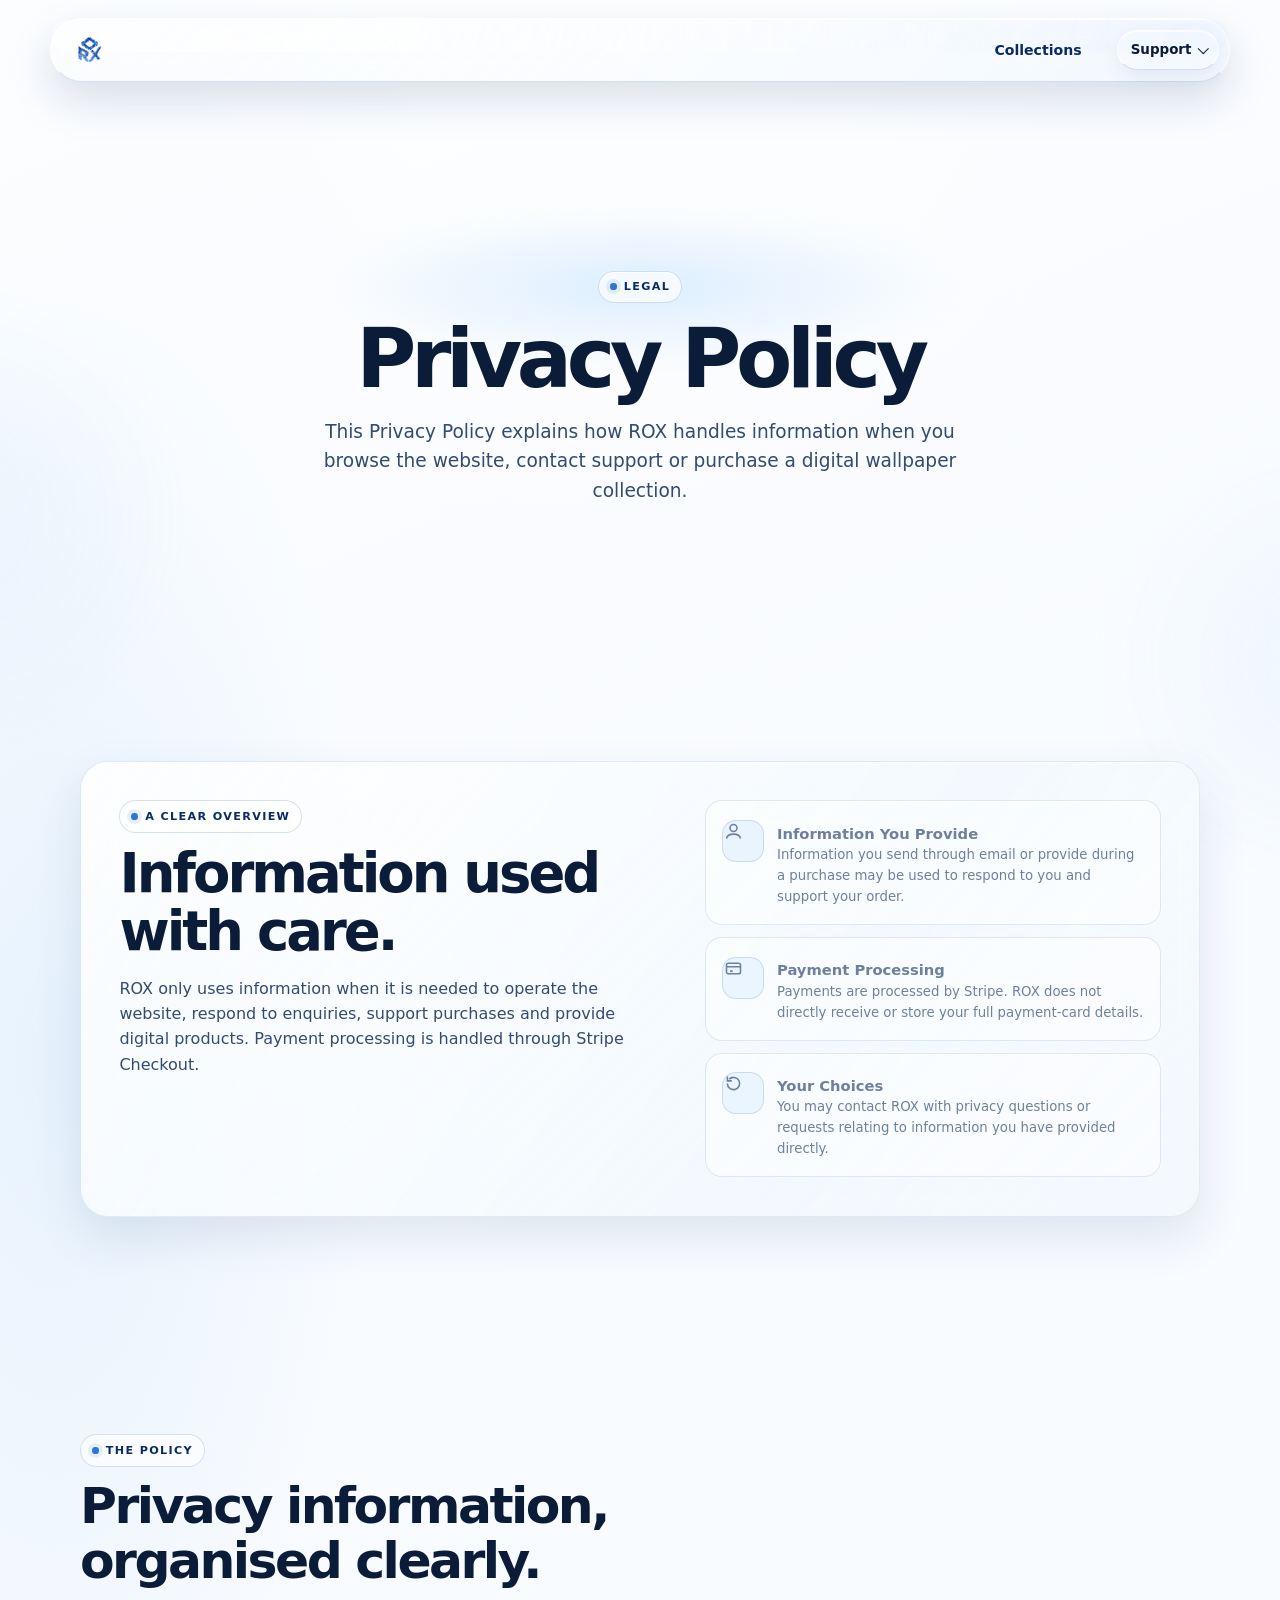
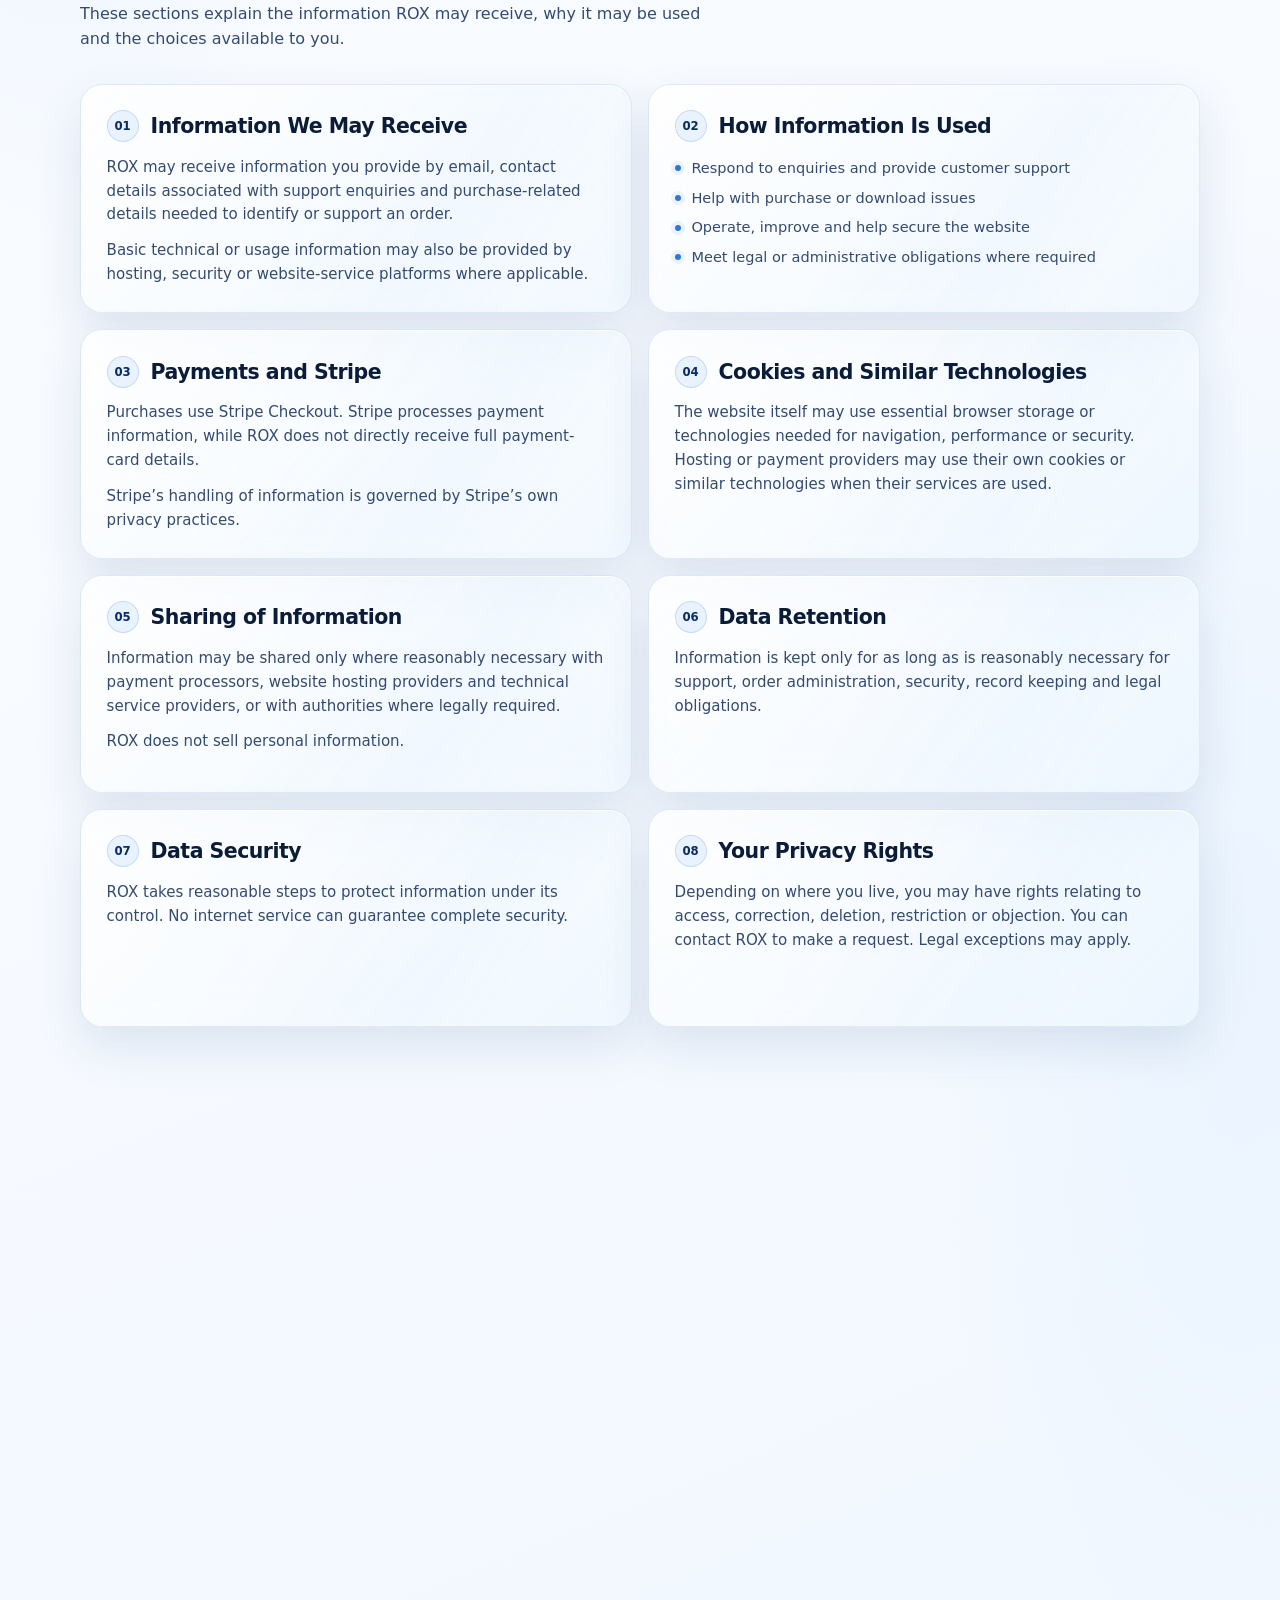
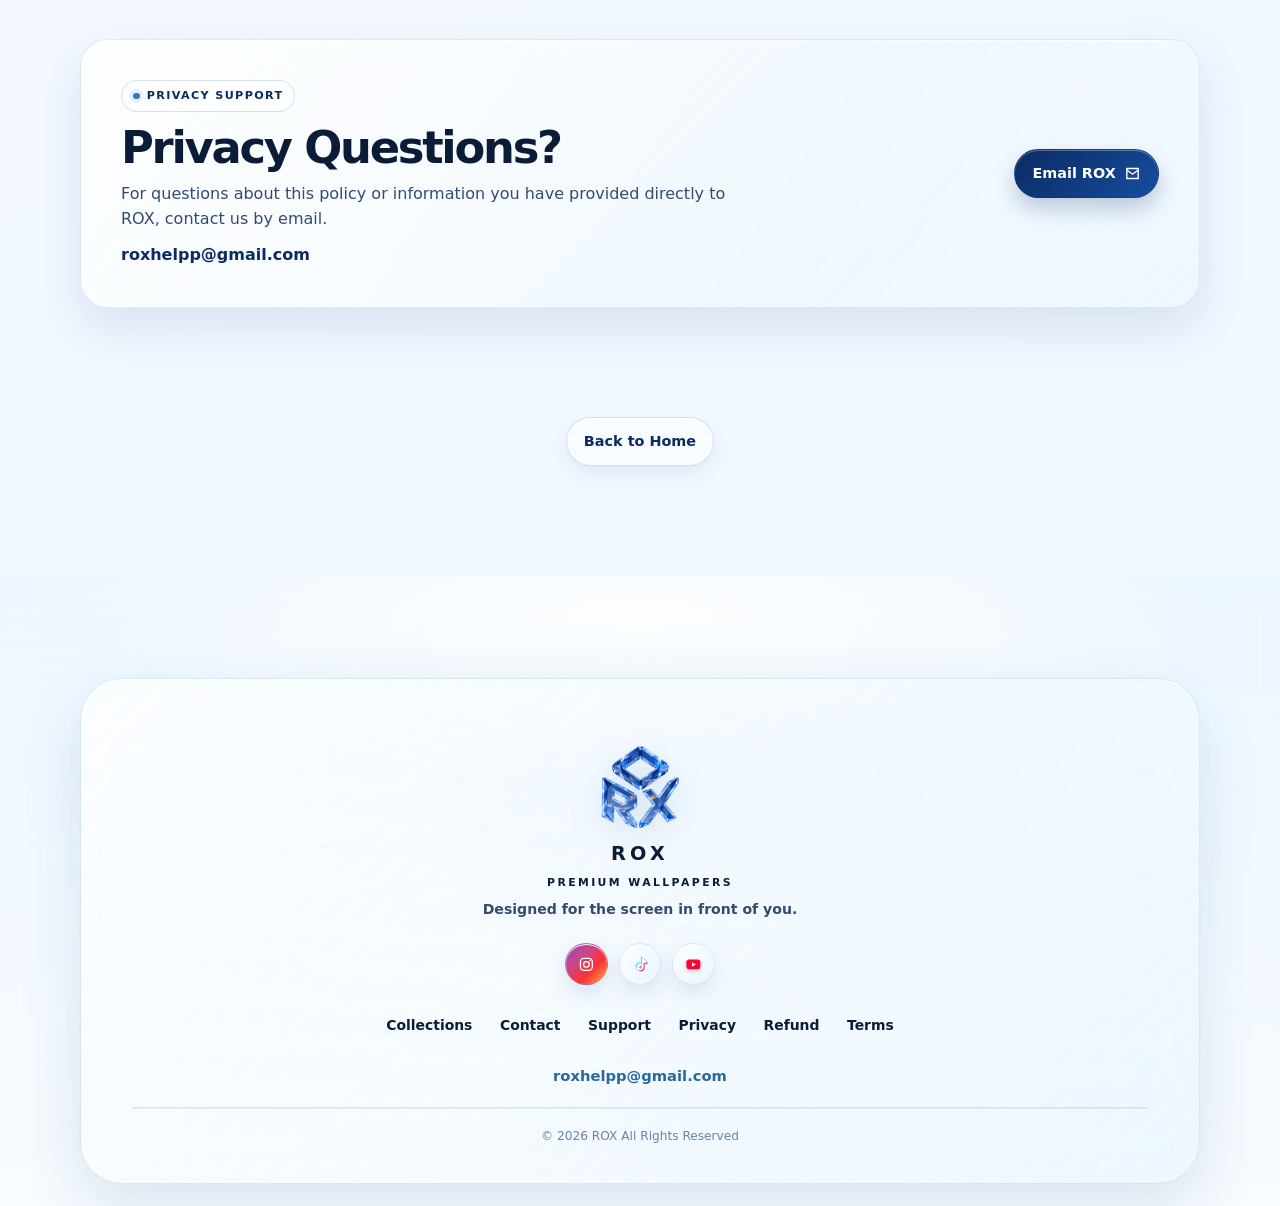
<file: privacy.html>
<!DOCTYPE html>
<html lang="en">
<head>
  <meta charset="UTF-8">
  <meta name="viewport" content="width=device-width, initial-scale=1.0">
  <meta name="description" content="ROX Privacy Policy">
  <title>Privacy Policy | ROX</title>
  <style>
    :root {
      --paper: #f5f8ff; --paper-deep: #e7eef9; --ice: rgba(255,255,255,.64); --ice-strong: rgba(255,255,255,.82);
      --ink: #0b1c38; --ink-soft: #344b70; --quiet: #6e809e; --navy: #0a2b63; --blue: #2f77d3;
      --line: rgba(58,105,168,.18); --line-bright: rgba(255,255,255,.84);
      --shadow: 0 24px 60px rgba(17,48,95,.12); --shadow-hover: 0 30px 74px rgba(17,48,95,.18);
      --radius: 28px; --ease: cubic-bezier(.2,.7,.2,1);
    }
    * { box-sizing: border-box; }
    html { scroll-behavior: smooth; }
    body {
      min-width: 320px; margin: 0; overflow-x: hidden; color: var(--ink);
      font-family: Inter, ui-sans-serif, system-ui, -apple-system, BlinkMacSystemFont, "Segoe UI", sans-serif;
      line-height: 1.58;
      background: radial-gradient(circle at 8% 6%, rgba(168,216,255,.52), transparent 24rem), radial-gradient(circle at 93% 14%, rgba(201,199,255,.30), transparent 25rem), linear-gradient(150deg, #fff 0%, var(--paper) 50%, #eff6ff 100%);
    }
    body::before, body::after { position: fixed; z-index: -1; width: 30rem; height: 30rem; content: ""; pointer-events: none; border-radius: 50%; filter: blur(2px); }
    body::before { top: 31%; left: -18rem; background: radial-gradient(circle, rgba(155,206,255,.23), transparent 68%); }
    body::after { right: -18rem; bottom: 0; background: radial-gradient(circle, rgba(179,197,255,.22), transparent 67%); }
    a { color: inherit; text-decoration: none; }
    :focus-visible { outline: 3px solid rgba(47,119,211,.56); outline-offset: 4px; border-radius: 12px; }
    .skip-link { position: fixed; z-index: 100; top: 10px; left: 10px; padding: .7rem 1rem; color: #fff; background: var(--navy); border-radius: 12px; transform: translateY(-160%); transition: transform .2s; }
    .skip-link:focus { transform: translateY(0); }

    .site-header { position: sticky; z-index: 20; top: 0; padding: 18px 20px 0; pointer-events: none; }
    .nav-shell {
      display: flex; align-items: center; justify-content: space-between; width: min(1180px,100%); min-height: 64px; gap: 18px; padding: 8px 10px 8px 19px; margin: auto; pointer-events: auto;
      background: rgba(255,255,255,.61); border: 1px solid var(--line-bright); border-bottom-color: var(--line); border-radius: 999px; box-shadow: 0 10px 34px rgba(24,58,111,.09), inset 0 1px 0 rgba(255,255,255,.96); backdrop-filter: blur(17px) saturate(132%); -webkit-backdrop-filter: blur(17px) saturate(132%);
      transition: min-height .3s var(--ease), background .3s, box-shadow .3s, backdrop-filter .3s;
    }
    .site-header.is-scrolled .nav-shell { min-height: 57px; background: rgba(251,253,255,.8); border-color: rgba(50,96,159,.24); box-shadow: 0 14px 38px rgba(22,53,103,.13), inset 0 1px 0 #fff; backdrop-filter: blur(25px) saturate(145%); -webkit-backdrop-filter: blur(25px) saturate(145%); }
    .brand { padding: .45rem .35rem; color: var(--navy); font-size: 1.02rem; font-weight: 800; letter-spacing: .18em; }
    .nav-links { display: flex; align-items: center; gap: 3px; padding: 0; margin: 0; list-style: none; }
    .nav-links a { display: block; min-height: 40px; padding: .61rem .9rem; color: var(--ink-soft); font-size: .88rem; font-weight: 700; border-radius: 999px; transition: color .25s, background .25s, transform .25s; }
    .nav-links a:hover { color: var(--navy); background: rgba(255,255,255,.62); transform: translateY(-1px); }

    main { padding: 0 20px; }
    .section { width: min(100%,1120px); padding: clamp(4.4rem,8.5vw,7.6rem) 0; margin: 0 auto; }
    .eyebrow {
      display: inline-flex; align-items: center; gap: .45rem; width: max-content; padding: .4rem .68rem; color: var(--navy); font-size: .7rem; font-weight: 800; letter-spacing: .12em; text-transform: uppercase; background: rgba(255,255,255,.64); border: 1px solid rgba(52,104,176,.2); border-radius: 999px; box-shadow: inset 0 1px 0 #fff;
    }
    .eyebrow::before { width: .42rem; height: .42rem; content: ""; background: var(--blue); border-radius: 50%; box-shadow: 0 0 0 4px rgba(47,119,211,.1); }

    .hero { position: relative; display: grid; min-height: clamp(410px,55vw,570px); padding-top: clamp(6rem,12vw,9.4rem); text-align: center; place-content: center; }
    .hero::before { position: absolute; top: 22%; left: 50%; z-index: -1; width: min(60vw,640px); height: 160px; content: ""; background: radial-gradient(ellipse,rgba(181,219,255,.45),rgba(255,255,255,0) 70%); filter: blur(10px); transform: translateX(-50%); }
    .hero-content { display: grid; justify-items: center; }
    .hero h1 { max-width: 780px; margin: .9rem auto 1rem; font-size: clamp(2.65rem,6.4vw,5.2rem); line-height: 1.02; letter-spacing: -.065em; }
    .hero p { max-width: 650px; margin: 0; color: var(--ink-soft); font-size: clamp(1rem,1.8vw,1.16rem); }
    .last-updated { margin-top: 1.15rem !important; color: var(--quiet) !important; font-size: .88rem !important; font-weight: 700; }

    .glass { position: relative; overflow: hidden; background: var(--ice); border: 1px solid var(--line-bright); border-bottom-color: var(--line); box-shadow: var(--shadow), inset 0 1px 0 rgba(255,255,255,.93); backdrop-filter: blur(20px) saturate(135%); -webkit-backdrop-filter: blur(20px) saturate(135%); }
    .glass::after { position: absolute; inset: 0; pointer-events: none; content: ""; background: linear-gradient(122deg,rgba(255,255,255,.52),transparent 31%,rgba(174,211,255,.11) 66%,transparent 82%); border-radius: inherit; }
    .section-heading { display: grid; gap: .8rem; max-width: 690px; margin-bottom: 2rem; }
    .section-heading h2 { margin: 0; font-size: clamp(1.85rem,4.2vw,3.15rem); line-height: 1.08; letter-spacing: -.05em; }
    .section-heading p { max-width: 650px; margin: 0; color: var(--ink-soft); }

    .overview { display: grid; grid-template-columns: 1.08fr .92fr; gap: clamp(1.5rem,4vw,3.8rem); padding: clamp(1.25rem,3.8vw,2.4rem); border-radius: var(--radius); }
    .overview-copy, .overview-points, .policy-card > *, .privacy-contact > * { position: relative; z-index: 1; }
    .overview-copy h2 { max-width: 540px; margin: .8rem 0 1rem; font-size: clamp(2rem,4.3vw,3.4rem); line-height: 1.05; letter-spacing: -.055em; }
    .overview-copy p { max-width: 590px; margin: 0; color: var(--ink-soft); }
    .overview-points { display: grid; gap: .75rem; padding: 0; margin: 0; list-style: none; }
    .overview-points li { display: grid; grid-template-columns: 42px 1fr; gap: .8rem; align-items: start; padding: 1rem; background: rgba(255,255,255,.5); border: 1px solid rgba(59,107,178,.15); border-radius: 17px; box-shadow: inset 0 1px 0 #fff; }
    .mini-icon { display: grid; width: 42px; height: 42px; color: var(--navy); background: rgba(232,243,255,.84); border: 1px solid rgba(48,105,184,.18); border-radius: 14px; place-items: center; }
    .overview-points strong { display: block; margin-top: .1rem; font-size: .92rem; }
    .overview-points span { display: block; margin-top: .18rem; color: var(--quiet); font-size: .83rem; }

    .policy-intro { padding-bottom: 2.2rem; }
    .policy-list { display: grid; grid-template-columns: repeat(2,minmax(0,1fr)); gap: 1rem; }
    .policy-card { min-height: 218px; padding: clamp(1.2rem,3vw,1.6rem); border-radius: 22px; transition: transform .3s var(--ease), box-shadow .3s var(--ease); }
    .policy-card:hover { box-shadow: var(--shadow-hover), inset 0 1px 0 #fff; transform: translateY(-4px); }
    .policy-top { display: flex; gap: .75rem; align-items: center; margin-bottom: .85rem; }
    .section-number { display: grid; flex: 0 0 auto; width: 32px; height: 32px; color: var(--navy); font-size: .73rem; font-weight: 850; background: rgba(229,242,255,.86); border: 1px solid rgba(48,105,184,.18); border-radius: 50%; place-items: center; }
    .policy-card h2 { margin: 0; color: var(--navy); font-size: clamp(1.08rem,2vw,1.28rem); line-height: 1.2; letter-spacing: -.025em; }
    .policy-card p { max-width: 68ch; margin: 0; color: var(--ink-soft); font-size: .94rem; }
    .policy-card p + p { margin-top: .75rem; }
    .policy-card ul { display: grid; gap: .42rem; padding: 0; margin: .85rem 0 0; color: var(--ink-soft); font-size: .91rem; list-style: none; }
    .policy-card li { position: relative; padding-left: 1.05rem; }
    .policy-card li::before { position: absolute; top: .64em; left: 0; width: .38rem; height: .38rem; content: ""; background: var(--blue); border-radius: 50%; box-shadow: 0 0 0 4px rgba(47,119,211,.08); }

    .privacy-contact { display: grid; grid-template-columns: 1fr auto; gap: 1.3rem 2rem; align-items: center; padding: clamp(1.4rem,4vw,2.5rem); border-radius: var(--radius); }
    .privacy-contact h2 { margin: .7rem 0 .55rem; font-size: clamp(1.8rem,3.6vw,2.8rem); line-height: 1.08; letter-spacing: -.05em; }
    .privacy-contact p { max-width: 610px; margin: 0; color: var(--ink-soft); }
    .email-address { display: inline-block; margin-top: .65rem; color: var(--navy); font-weight: 800; overflow-wrap: anywhere; }
    .button { position: relative; z-index: 1; display: inline-flex; align-items: center; justify-content: center; gap: .5rem; min-height: 48px; padding: .78rem 1.08rem; overflow: hidden; font-size: .9rem; font-weight: 800; border: 1px solid transparent; border-radius: 999px; isolation: isolate; transition: transform .26s var(--ease), box-shadow .26s var(--ease), background .26s; }
    .button::before { position: absolute; z-index: -1; top: -44%; left: -77%; width: 52%; height: 180%; content: ""; background: rgba(255,255,255,.33); border-radius: 50%; transition: left .5s var(--ease); }
    .button:hover { transform: translateY(-3px) scale(1.01); }
    .button:hover::before { left: 119%; }
    .button-primary { color: #fff; background: linear-gradient(135deg,var(--navy),#174d9e); box-shadow: 0 11px 21px rgba(8,42,99,.23), inset 0 1px 0 rgba(255,255,255,.3); }
    .button-primary:hover { box-shadow: 0 16px 28px rgba(8,42,99,.29); }
    .button-secondary { color: var(--navy); background: rgba(255,255,255,.6); border-color: rgba(54,102,174,.2); box-shadow: inset 0 1px 0 #fff, 0 8px 18px rgba(25,58,110,.07); }
    .button-secondary:hover { box-shadow: inset 0 1px 0 #fff, 0 13px 24px rgba(25,58,110,.13); }

    .back-home { padding-top: 0; text-align: center; }
    .site-footer { width: min(1120px,calc(100% - 40px)); padding: 2.1rem 1.2rem; margin: 0 auto 24px; text-align: center; border-radius: 28px; }
    .footer-brand { color: var(--navy); font-size: 1.05rem; font-weight: 850; letter-spacing: .2em; }
    .footer-links { display: flex; flex-wrap: wrap; justify-content: center; gap: .45rem .95rem; padding: 0; margin: 1.15rem 0; list-style: none; }
    .footer-links a, .footer-email { color: var(--ink-soft); font-size: .86rem; font-weight: 700; transition: color .2s; }
    .footer-links a:hover, .footer-links a[aria-current="page"], .footer-email:hover { color: var(--blue); }
    .footer-email { overflow-wrap: anywhere; }
    .copyright { margin: .9rem 0 0; color: var(--quiet); font-size: .8rem; }

    .js .reveal { opacity: 0; filter: blur(7px); transform: translateY(20px); transition: opacity .75s var(--ease), transform .75s var(--ease), filter .75s var(--ease); }
    .js .reveal.is-visible { opacity: 1; filter: none; transform: none; }
    .js .reveal:nth-child(2) { transition-delay: .07s; } .js .reveal:nth-child(3) { transition-delay: .14s; } .js .reveal:nth-child(4) { transition-delay: .21s; } .js .reveal:nth-child(5) { transition-delay: .28s; }

    @media (max-width: 820px) {
      .overview, .privacy-contact { grid-template-columns: 1fr; }
      .policy-list { grid-template-columns: 1fr; }
      .privacy-contact .button { width: max-content; }
    }
    @media (max-width: 640px) {
      .site-header { padding: 12px 12px 0; } .nav-shell { gap: 6px; padding: 7px 8px 7px 14px; } .brand { font-size: .9rem; } .nav-links a { padding: .56rem .55rem; font-size: .76rem; }
      .section { padding: 4.35rem 0; } .hero { min-height: 430px; } .site-footer { width: calc(100% - 28px); }
    }
    @media (max-width: 460px) {
      main { padding: 0 14px; } .overview-points li { grid-template-columns: 38px 1fr; } .mini-icon { width: 38px; height: 38px; } .privacy-contact .button { width: 100%; }
    }
    @media (prefers-reduced-motion: reduce) {
      html { scroll-behavior: auto; }
      *, *::before, *::after { animation-duration: .01ms !important; animation-iteration-count: 1 !important; transition-duration: .01ms !important; }
      .js .reveal { opacity: 1; filter: none; transform: none; }
    }
  
    /* Liquid Glass navigation refinement */
    .site-header .nav-shell {
      position: relative;
      isolation: isolate;
      background: linear-gradient(115deg, rgba(255,255,255,.31) 0%, rgba(255,255,255,.12) 43%, rgba(199,224,255,.26) 100%);
      border-color: rgba(255,255,255,.70);
      border-bottom-color: rgba(37,79,139,.18);
      box-shadow: 0 8px 25px rgba(29,65,116,.08), inset 0 1px 0 rgba(255,255,255,.78), inset 0 -1px 0 rgba(59,111,181,.07);
      backdrop-filter: blur(13px) saturate(142%);
      -webkit-backdrop-filter: blur(13px) saturate(142%);
      transition: min-height .3s var(--ease), background .3s ease, box-shadow .3s ease, border-color .3s ease, backdrop-filter .3s ease, -webkit-backdrop-filter .3s ease;
    }
    .site-header .nav-shell::before {
      content: "";
      position: absolute;
      inset: 1px;
      z-index: 0;
      height: 52%;
      border-radius: inherit;
      background: radial-gradient(circle at 16% -30%, rgba(255,255,255,.56), transparent 55%), linear-gradient(108deg, rgba(255,255,255,.45), rgba(255,255,255,.04) 42%, rgba(191,220,255,.28));
      background-size: 145% 100%;
      background-position: 0 0;
      opacity: .72;
      pointer-events: none;
      transition: background-position .8s ease, opacity .3s ease;
    }
    .site-header .nav-shell > * { z-index: 1; }
    .site-header .nav-shell:hover::before { background-position: 100% 0; opacity: .88; }
    .site-header.is-scrolled .nav-shell {
      background: linear-gradient(115deg, rgba(255,255,255,.49) 0%, rgba(248,252,255,.23) 44%, rgba(196,222,253,.30) 100%);
      border-color: rgba(255,255,255,.84);
      border-bottom-color: rgba(29,73,137,.24);
      box-shadow: 0 11px 30px rgba(25,60,109,.12), inset 0 1px 0 rgba(255,255,255,.87), inset 0 -1px 0 rgba(53,106,179,.11);
      backdrop-filter: blur(19px) saturate(150%);
      -webkit-backdrop-filter: blur(19px) saturate(150%);
    }
    .site-header.is-scrolled .nav-shell::before { opacity: .82; }
    .site-header .brand {
      text-shadow: 0 1px 0 rgba(255,255,255,.72), 0 3px 11px rgba(23,61,115,.10);
    }
    .site-header .brand::before { filter: drop-shadow(0 1px 4px rgba(42,112,201,.28)); }
    .site-header .nav-links a {
      background: transparent;
      box-shadow: none;
      text-shadow: 0 1px 0 rgba(255,255,255,.60);
      transition: color .25s ease, background .25s ease, border-color .25s ease, box-shadow .25s ease, transform .25s ease, text-shadow .25s ease;
    }
    .site-header .nav-links a:hover,
    .site-header .nav-links a:focus-visible {
      color: var(--navy);
      border-color: rgba(65,119,190,.12);
      background: linear-gradient(135deg, rgba(255,255,255,.42), rgba(199,223,253,.30));
      box-shadow: inset 0 1px 0 rgba(255,255,255,.70), 0 4px 11px rgba(35,77,140,.08);
      text-shadow: 0 1px 0 rgba(255,255,255,.86);
      transform: translateY(-1px);
    }
    .site-header .nav-links a[aria-current="page"] {
      color: var(--navy);
      border-color: rgba(63,118,190,.13);
      background: linear-gradient(135deg, rgba(255,255,255,.54), rgba(190,219,255,.34));
      box-shadow: inset 0 1px 0 rgba(255,255,255,.82), inset 0 0 0 1px rgba(63,118,190,.10), 0 4px 12px rgba(35,77,140,.09);
    }
    .site-header .nav-links a:focus-visible { outline: 2px solid rgba(37,103,190,.72); outline-offset: 2px; }
    .site-header .menu-toggle {
      background: linear-gradient(135deg, rgba(255,255,255,.46), rgba(202,226,255,.28));
      border-color: rgba(65,119,190,.16);
      box-shadow: inset 0 1px 0 rgba(255,255,255,.76), 0 4px 11px rgba(35,77,140,.07);
    }
    @media (max-width: 720px) {
      .site-header .nav-shell .nav-links[data-open] {
        background: linear-gradient(135deg, rgba(255,255,255,.63), rgba(219,235,255,.43));
        border-color: rgba(65,119,190,.16);
        box-shadow: 0 12px 28px rgba(25,60,109,.11), inset 0 1px 0 rgba(255,255,255,.82);
        backdrop-filter: blur(18px) saturate(148%);
        -webkit-backdrop-filter: blur(18px) saturate(148%);
      }
    }
    @supports not ((backdrop-filter: blur(1px)) or (-webkit-backdrop-filter: blur(1px))) {
      .site-header .nav-shell { background: rgba(249,253,255,.82); }
    }
    @media (prefers-reduced-motion: reduce) {
      .site-header .nav-shell, .site-header .nav-shell::before, .site-header .nav-links a { transition: none; }
    }

  </style>
  <link rel="stylesheet" href="assets/css/rox-motion.css">
  <script src="assets/js/rox-motion.js" defer></script>
</head>
<body>
  <a class="skip-link" href="#main-content">Skip to content</a>
  <header class="site-header">
    <nav class="nav-shell" aria-label="Main navigation">
      <a class="brand" href="index.html" aria-label="ROX home">ROX</a>
      <ul class="nav-links">
        <li><a href="collections.html">Collections</a></li>
        <li><a href="contact.html">Contact</a></li>
      </ul>
    </nav>
  </header>

  <main id="main-content">
    <section class="section hero" aria-labelledby="page-title">
      <div class="hero-content reveal">
        <span class="eyebrow">Legal</span>
        <h1 id="page-title">Privacy Policy</h1>
        <p>This Privacy Policy explains how ROX handles information when you browse the website, contact support or purchase a digital wallpaper collection.</p>
      </div>
    </section>

    <section class="section" aria-labelledby="overview-title">
      <article class="overview glass reveal">
        <div class="overview-copy">
          <span class="eyebrow">A clear overview</span>
          <h2 id="overview-title">Information used with care.</h2>
          <p>ROX only uses information when it is needed to operate the website, respond to enquiries, support purchases and provide digital products. Payment processing is handled through Stripe Checkout.</p>
        </div>
        <ul class="overview-points" aria-label="Privacy policy summary">
          <li><span class="mini-icon" aria-hidden="true"><svg viewBox="0 0 24 24" width="21" height="21" fill="none" stroke="currentColor" stroke-width="1.8"><path d="M4 20c.7-3.3 3.3-5 8-5s7.3 1.7 8 5"/><circle cx="12" cy="8" r="4"/></svg></span><span><strong>Information You Provide</strong>Information you send through email or provide during a purchase may be used to respond to you and support your order.</span></li>
          <li><span class="mini-icon" aria-hidden="true"><svg viewBox="0 0 24 24" width="21" height="21" fill="none" stroke="currentColor" stroke-width="1.8"><rect x="4" y="6" width="16" height="12" rx="2"/><path d="M4 10h16M8 15h3"/></svg></span><span><strong>Payment Processing</strong>Payments are processed by Stripe. ROX does not directly receive or store your full payment-card details.</span></li>
          <li><span class="mini-icon" aria-hidden="true"><svg viewBox="0 0 24 24" width="21" height="21" fill="none" stroke="currentColor" stroke-width="1.8"><path d="M5 12a7 7 0 1 0 2.1-5"/><path d="M5 4v5h5"/></svg></span><span><strong>Your Choices</strong>You may contact ROX with privacy questions or requests relating to information you have provided directly.</span></li>
        </ul>
      </article>
    </section>

    <section class="section policy-intro" aria-labelledby="policy-title">
      <div class="section-heading reveal">
        <span class="eyebrow">The policy</span>
        <h2 id="policy-title">Privacy information, organised clearly.</h2>
        <p>These sections explain the information ROX may receive, why it may be used and the choices available to you.</p>
      </div>
      <div class="policy-list">
        <article class="policy-card glass reveal"><div class="policy-top"><span class="section-number" aria-hidden="true">01</span><h2>Information We May Receive</h2></div><p>ROX may receive information you provide by email, contact details associated with support enquiries and purchase-related details needed to identify or support an order.</p><p>Basic technical or usage information may also be provided by hosting, security or website-service platforms where applicable.</p></article>
        <article class="policy-card glass reveal"><div class="policy-top"><span class="section-number" aria-hidden="true">02</span><h2>How Information Is Used</h2></div><ul><li>Respond to enquiries and provide customer support</li><li>Help with purchase or download issues</li><li>Operate, improve and help secure the website</li><li>Meet legal or administrative obligations where required</li></ul></article>
        <article class="policy-card glass reveal"><div class="policy-top"><span class="section-number" aria-hidden="true">03</span><h2>Payments and Stripe</h2></div><p>Purchases use Stripe Checkout. Stripe processes payment information, while ROX does not directly receive full payment-card details.</p><p>Stripe’s handling of information is governed by Stripe’s own privacy practices.</p></article>
        <article class="policy-card glass reveal"><div class="policy-top"><span class="section-number" aria-hidden="true">04</span><h2>Cookies and Similar Technologies</h2></div><p>The website itself may use essential browser storage or technologies needed for navigation, performance or security. Hosting or payment providers may use their own cookies or similar technologies when their services are used.</p></article>
        <article class="policy-card glass reveal"><div class="policy-top"><span class="section-number" aria-hidden="true">05</span><h2>Sharing of Information</h2></div><p>Information may be shared only where reasonably necessary with payment processors, website hosting providers and technical service providers, or with authorities where legally required.</p><p>ROX does not sell personal information.</p></article>
        <article class="policy-card glass reveal"><div class="policy-top"><span class="section-number" aria-hidden="true">06</span><h2>Data Retention</h2></div><p>Information is kept only for as long as is reasonably necessary for support, order administration, security, record keeping and legal obligations.</p></article>
        <article class="policy-card glass reveal"><div class="policy-top"><span class="section-number" aria-hidden="true">07</span><h2>Data Security</h2></div><p>ROX takes reasonable steps to protect information under its control. No internet service can guarantee complete security.</p></article>
        <article class="policy-card glass reveal"><div class="policy-top"><span class="section-number" aria-hidden="true">08</span><h2>Your Privacy Rights</h2></div><p>Depending on where you live, you may have rights relating to access, correction, deletion, restriction or objection. You can contact ROX to make a request. Legal exceptions may apply.</p></article>
        <article class="policy-card glass reveal"><div class="policy-top"><span class="section-number" aria-hidden="true">09</span><h2>Children’s Privacy</h2></div><p>ROX is not intentionally directed at young children and does not knowingly seek personal information from children.</p></article>
        <article class="policy-card glass reveal"><div class="policy-top"><span class="section-number" aria-hidden="true">10</span><h2>Third-Party Links and Services</h2></div><p>The website may link to third-party services such as Stripe. Those providers control their own privacy practices, so their policies apply when you use their services.</p></article>
        <article class="policy-card glass reveal"><div class="policy-top"><span class="section-number" aria-hidden="true">11</span><h2>Changes to This Policy</h2></div><p>This policy may be updated when the website, services or legal requirements change. The policy date will be revised when changes are made.</p></article>
        <article class="policy-card glass reveal"><div class="policy-top"><span class="section-number" aria-hidden="true">12</span><h2>Contact ROX</h2></div><p>For privacy questions or requests relating to information you have provided directly, contact ROX by email.</p><a class="email-address" href="mailto:roxhelpp@gmail.com">roxhelpp@gmail.com</a></article>
      </div>
    </section>

    <section class="section" aria-labelledby="privacy-questions-title">
      <article class="privacy-contact glass reveal">
        <div>
          <span class="eyebrow">Privacy support</span>
          <h2 id="privacy-questions-title">Privacy Questions?</h2>
          <p>For questions about this policy or information you have provided directly to ROX, contact us by email.</p>
          <a class="email-address" href="mailto:roxhelpp@gmail.com">roxhelpp@gmail.com</a>
        </div>
        <a class="button button-primary" href="mailto:roxhelpp@gmail.com">Email ROX <svg aria-hidden="true" viewBox="0 0 24 24" width="17" height="17" fill="none" stroke="currentColor" stroke-width="2"><path d="M4 5h16v14H4z"/><path d="m4 7 8 6 8-6"/></svg></a>
      </article>
    </section>

    <section class="section back-home reveal" aria-label="Return to the ROX home page">
      <a class="button button-secondary" href="index.html">Back to Home</a>
    </section>
  </main>

  <footer class="site-footer glass">
    <div class="footer-brand reveal">ROX</div>
    <nav aria-label="Footer navigation" class="reveal">
      <ul class="footer-links">
        <li><a href="collections.html">Collections</a></li>
        <li><a href="contact.html">Contact</a></li>
        <li><a href="support.html">Support</a></li>
        <li><a href="privacy.html" aria-current="page">Privacy</a></li>
        <li><a href="refund.html">Refund</a></li>
        <li><a href="terms.html">Terms</a></li>
      </ul>
    </nav>
    <a class="footer-email reveal" href="mailto:roxhelpp@gmail.com">roxhelpp@gmail.com</a>
    <p class="copyright reveal">© 2026 ROX All Rights Reserved</p>
  </footer>

  <script>
    document.documentElement.classList.add("js");
    const header = document.querySelector(".site-header");
    const setHeaderState = () => header.classList.toggle("is-scrolled", window.scrollY > 12);
    setHeaderState();
    window.addEventListener("scroll", setHeaderState, { passive: true });

    if ("IntersectionObserver" in window) {
      const observer = new IntersectionObserver((entries, instance) => {
        entries.forEach((entry) => {
          if (entry.isIntersecting) {
            entry.target.classList.add("is-visible");
            instance.unobserve(entry.target);
          }
        });
      }, { threshold: .12, rootMargin: "0px 0px -26px" });
      document.querySelectorAll(".reveal").forEach((element) => observer.observe(element));
    } else {
      document.querySelectorAll(".reveal").forEach((element) => element.classList.add("is-visible"));
    }
  </script>
</body>
</html>
</file>
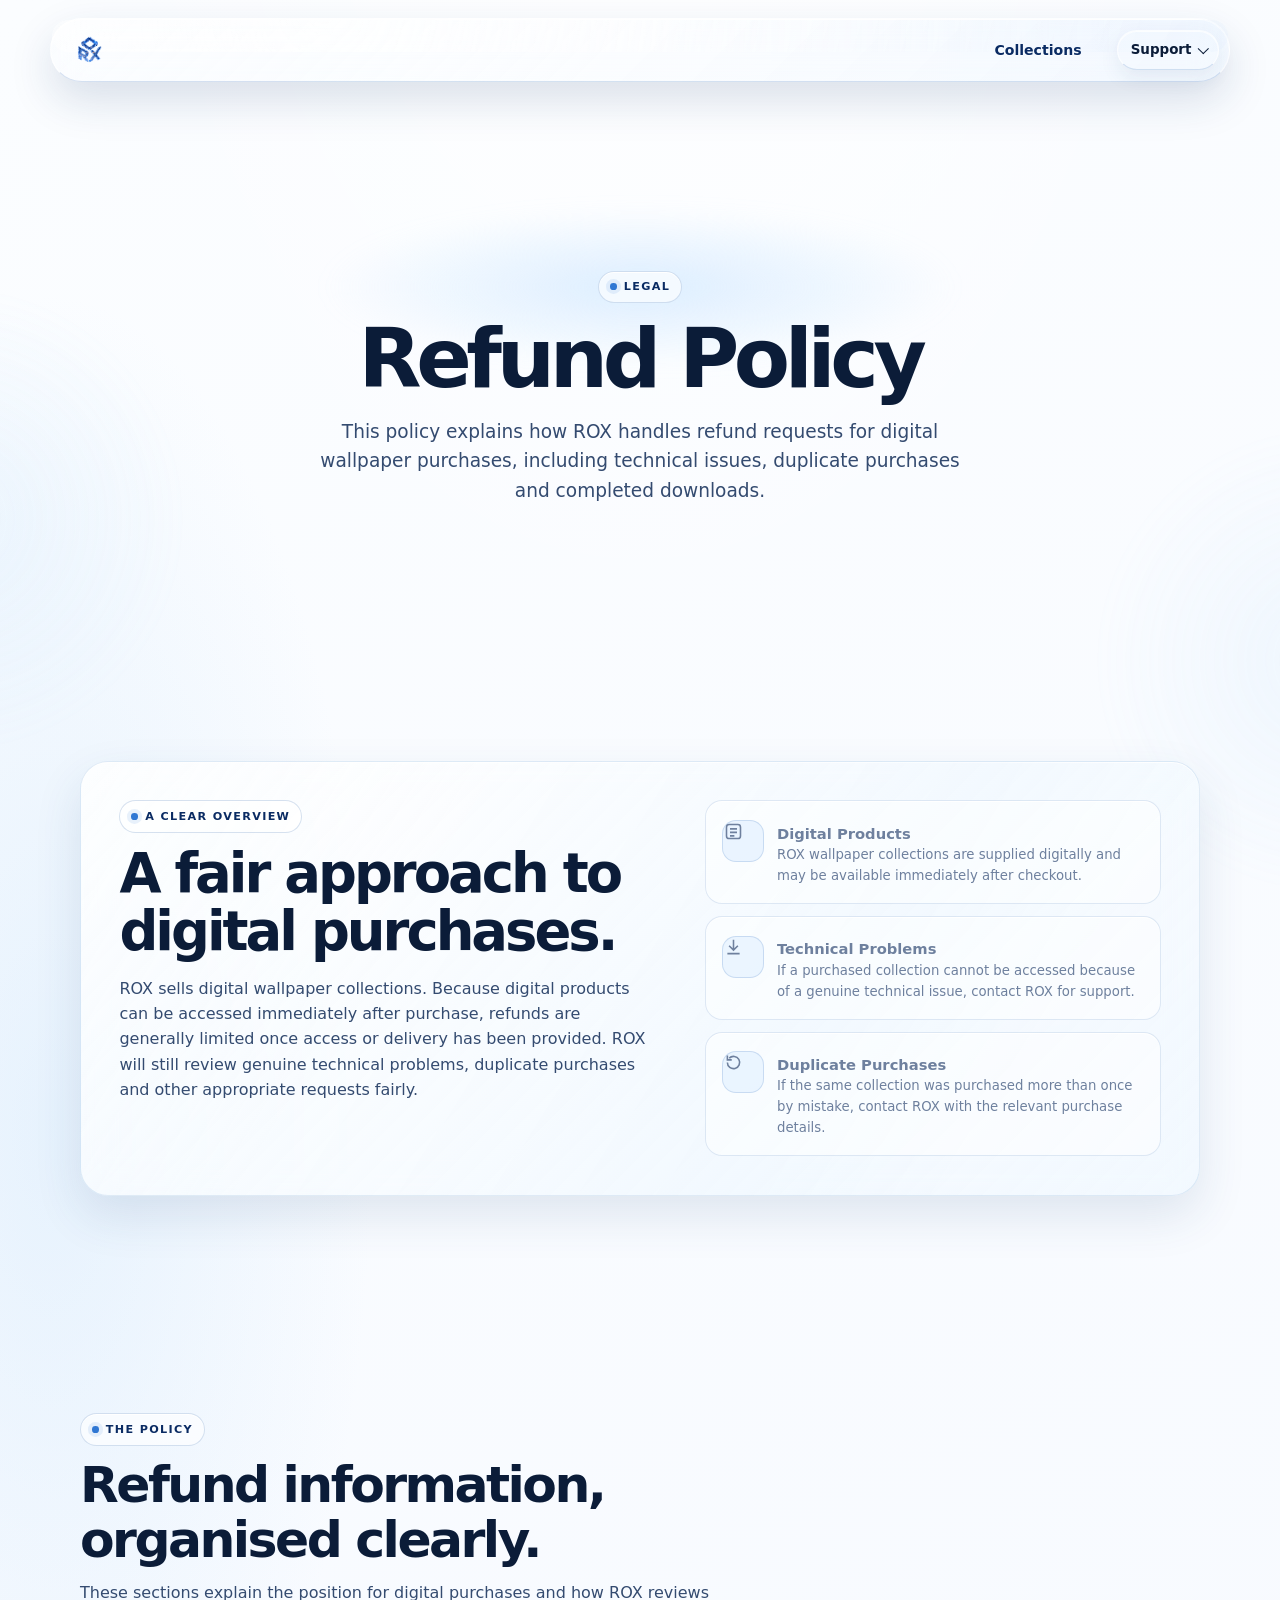
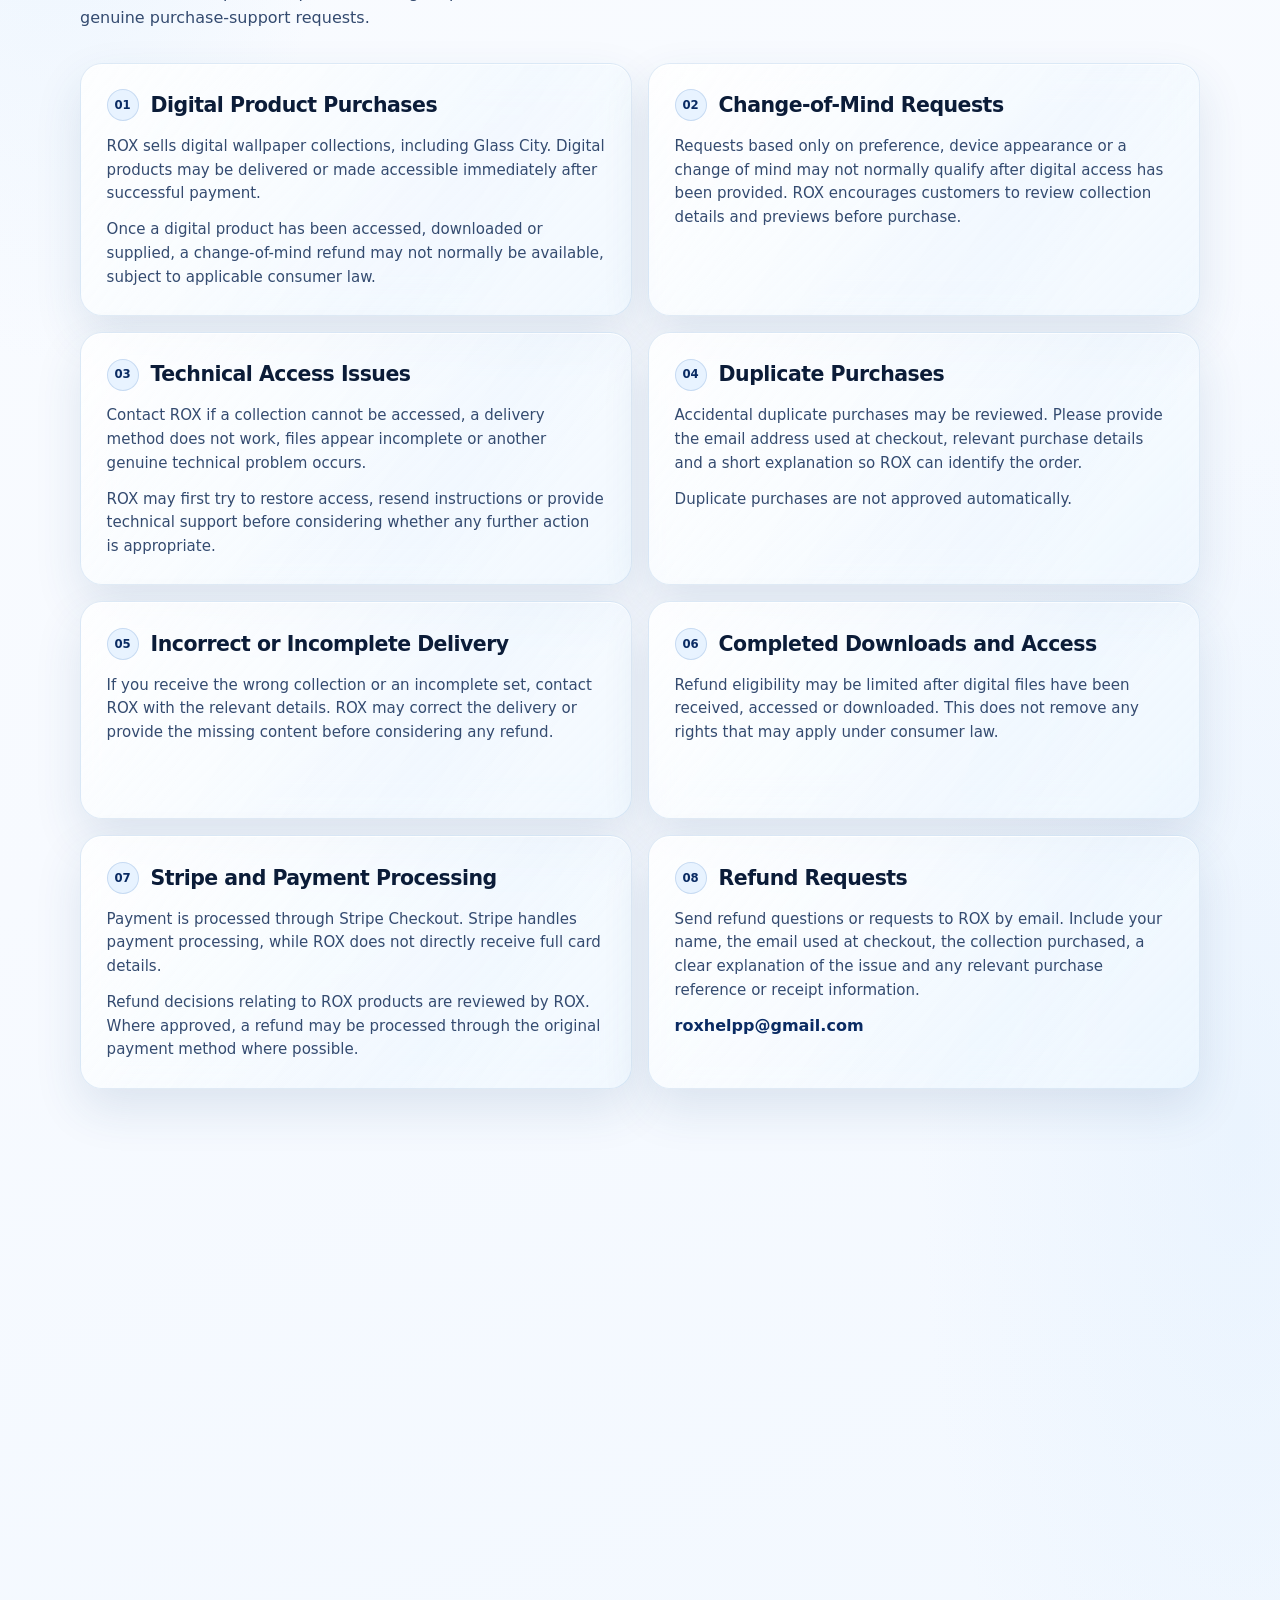
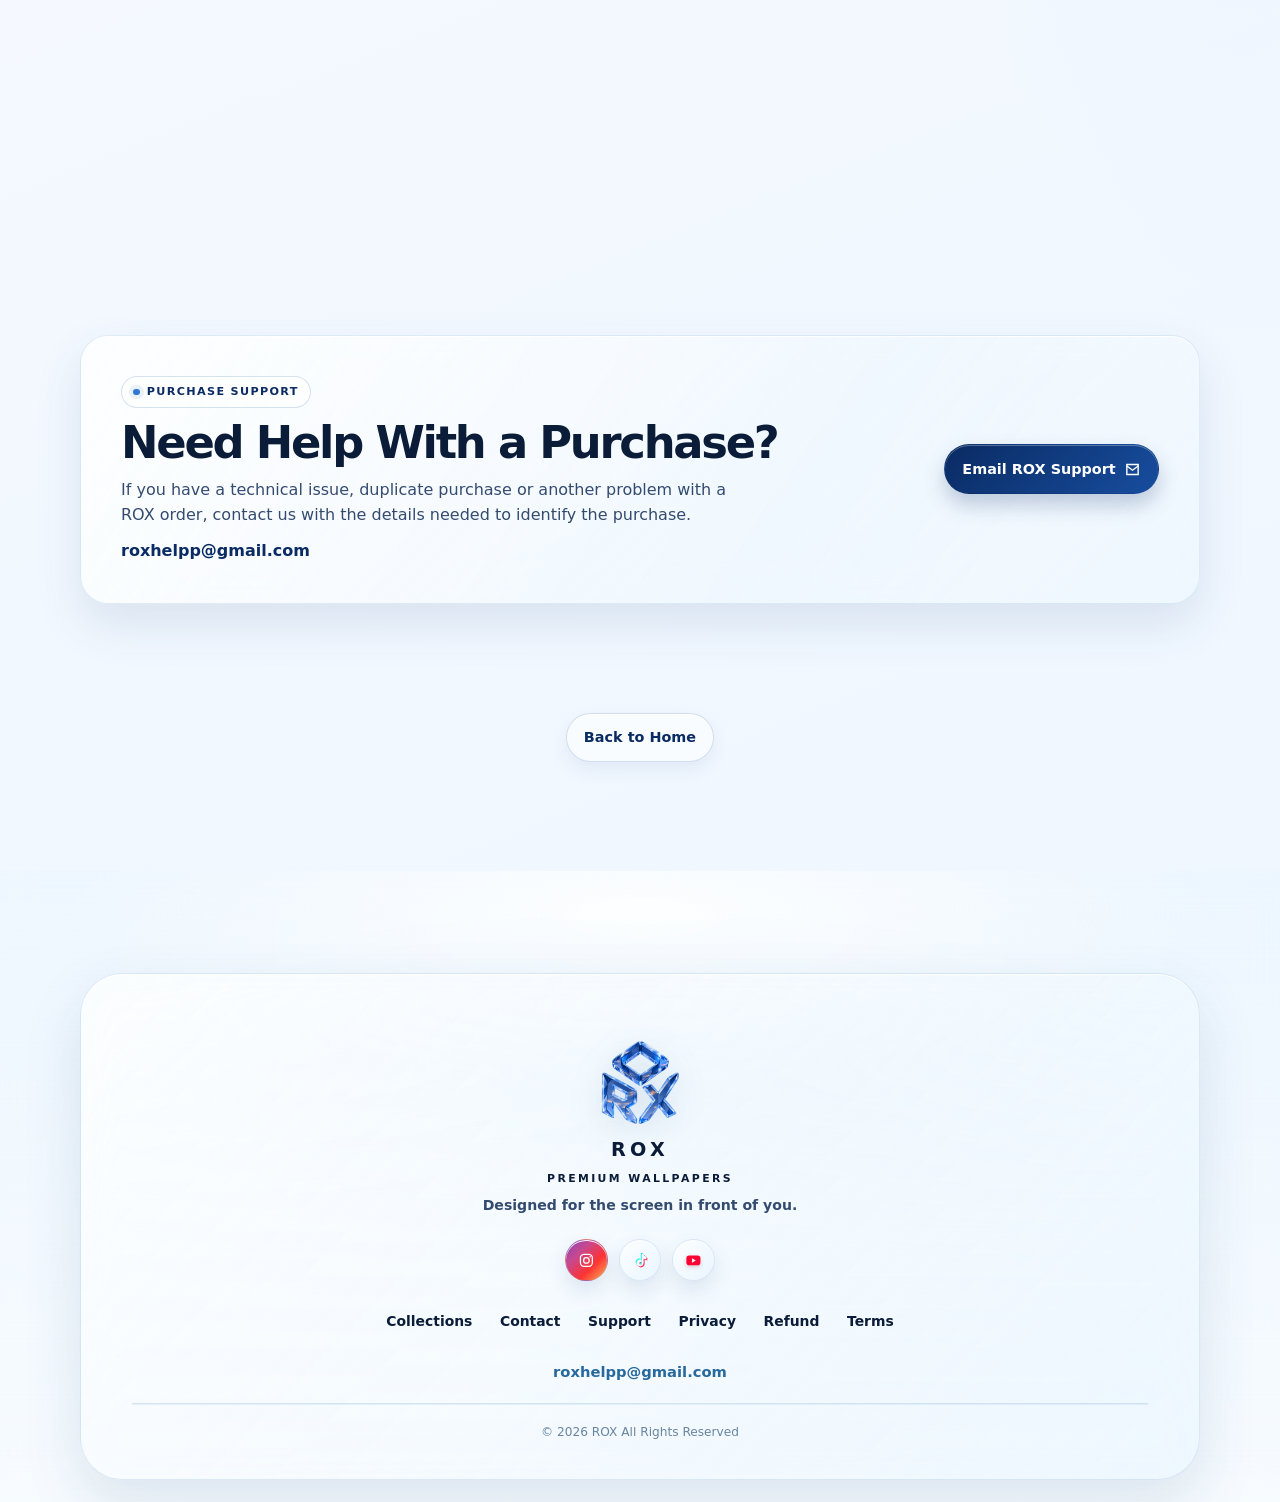
<file: refund.html>
<!DOCTYPE html>
<html lang="en">
<head>
  <meta charset="UTF-8">
  <meta name="viewport" content="width=device-width, initial-scale=1.0">
  <meta name="description" content="ROX Refund Policy for digital wallpaper collections">
  <title>Refund Policy | ROX</title>
  <style>
    :root {
      --paper: #f5f8ff; --paper-deep: #e7eef9; --ice: rgba(255,255,255,.64); --ice-strong: rgba(255,255,255,.82);
      --ink: #0b1c38; --ink-soft: #344b70; --quiet: #6e809e; --navy: #0a2b63; --blue: #2f77d3;
      --line: rgba(58,105,168,.18); --line-bright: rgba(255,255,255,.84);
      --shadow: 0 24px 60px rgba(17,48,95,.12); --shadow-hover: 0 30px 74px rgba(17,48,95,.18);
      --radius: 28px; --ease: cubic-bezier(.2,.7,.2,1);
    }
    * { box-sizing: border-box; }
    html { scroll-behavior: smooth; }
    body {
      min-width: 320px; margin: 0; overflow-x: hidden; color: var(--ink);
      font-family: Inter, ui-sans-serif, system-ui, -apple-system, BlinkMacSystemFont, "Segoe UI", sans-serif;
      line-height: 1.58;
      background: radial-gradient(circle at 8% 6%, rgba(168,216,255,.52), transparent 24rem), radial-gradient(circle at 93% 14%, rgba(201,199,255,.30), transparent 25rem), linear-gradient(150deg, #fff 0%, var(--paper) 50%, #eff6ff 100%);
    }
    body::before, body::after { position: fixed; z-index: -1; width: 30rem; height: 30rem; content: ""; pointer-events: none; border-radius: 50%; filter: blur(2px); }
    body::before { top: 31%; left: -18rem; background: radial-gradient(circle, rgba(155,206,255,.23), transparent 68%); }
    body::after { right: -18rem; bottom: 0; background: radial-gradient(circle, rgba(179,197,255,.22), transparent 67%); }
    a { color: inherit; text-decoration: none; }
    :focus-visible { outline: 3px solid rgba(47,119,211,.56); outline-offset: 4px; border-radius: 12px; }
    .skip-link { position: fixed; z-index: 100; top: 10px; left: 10px; padding: .7rem 1rem; color: #fff; background: var(--navy); border-radius: 12px; transform: translateY(-160%); transition: transform .2s; }
    .skip-link:focus { transform: translateY(0); }

    .site-header { position: sticky; z-index: 20; top: 0; padding: 18px 20px 0; pointer-events: none; }
    .nav-shell {
      display: flex; align-items: center; justify-content: space-between; width: min(1180px,100%); min-height: 64px; gap: 18px; padding: 8px 10px 8px 19px; margin: auto; pointer-events: auto;
      background: rgba(255,255,255,.61); border: 1px solid var(--line-bright); border-bottom-color: var(--line); border-radius: 999px; box-shadow: 0 10px 34px rgba(24,58,111,.09), inset 0 1px 0 rgba(255,255,255,.96); backdrop-filter: blur(17px) saturate(132%); -webkit-backdrop-filter: blur(17px) saturate(132%);
      transition: min-height .3s var(--ease), background .3s, box-shadow .3s, backdrop-filter .3s;
    }
    .site-header.is-scrolled .nav-shell { min-height: 57px; background: rgba(251,253,255,.8); border-color: rgba(50,96,159,.24); box-shadow: 0 14px 38px rgba(22,53,103,.13), inset 0 1px 0 #fff; backdrop-filter: blur(25px) saturate(145%); -webkit-backdrop-filter: blur(25px) saturate(145%); }
    .brand { padding: .45rem .35rem; color: var(--navy); font-size: 1.02rem; font-weight: 800; letter-spacing: .18em; }
    .nav-links { display: flex; align-items: center; gap: 3px; padding: 0; margin: 0; list-style: none; }
    .nav-links a { display: block; min-height: 40px; padding: .61rem .9rem; color: var(--ink-soft); font-size: .88rem; font-weight: 700; border-radius: 999px; transition: color .25s, background .25s, transform .25s; }
    .nav-links a:hover { color: var(--navy); background: rgba(255,255,255,.62); transform: translateY(-1px); }

    main { padding: 0 20px; }
    .section { width: min(100%,1120px); padding: clamp(4.4rem,8.5vw,7.6rem) 0; margin: 0 auto; }
    .eyebrow {
      display: inline-flex; align-items: center; gap: .45rem; width: max-content; padding: .4rem .68rem; color: var(--navy); font-size: .7rem; font-weight: 800; letter-spacing: .12em; text-transform: uppercase; background: rgba(255,255,255,.64); border: 1px solid rgba(52,104,176,.2); border-radius: 999px; box-shadow: inset 0 1px 0 #fff;
    }
    .eyebrow::before { width: .42rem; height: .42rem; content: ""; background: var(--blue); border-radius: 50%; box-shadow: 0 0 0 4px rgba(47,119,211,.1); }

    .hero { position: relative; display: grid; min-height: clamp(410px,55vw,570px); padding-top: clamp(6rem,12vw,9.4rem); text-align: center; place-content: center; }
    .hero::before { position: absolute; top: 22%; left: 50%; z-index: -1; width: min(60vw,640px); height: 160px; content: ""; background: radial-gradient(ellipse,rgba(181,219,255,.45),rgba(255,255,255,0) 70%); filter: blur(10px); transform: translateX(-50%); }
    .hero-content { display: grid; justify-items: center; }
    .hero h1 { max-width: 780px; margin: .9rem auto 1rem; font-size: clamp(2.65rem,6.4vw,5.2rem); line-height: 1.02; letter-spacing: -.065em; }
    .hero p { max-width: 665px; margin: 0; color: var(--ink-soft); font-size: clamp(1rem,1.8vw,1.16rem); }

    .glass { position: relative; overflow: hidden; background: var(--ice); border: 1px solid var(--line-bright); border-bottom-color: var(--line); box-shadow: var(--shadow), inset 0 1px 0 rgba(255,255,255,.93); backdrop-filter: blur(20px) saturate(135%); -webkit-backdrop-filter: blur(20px) saturate(135%); }
    .glass::after { position: absolute; inset: 0; pointer-events: none; content: ""; background: linear-gradient(122deg,rgba(255,255,255,.52),transparent 31%,rgba(174,211,255,.11) 66%,transparent 82%); border-radius: inherit; }
    .section-heading { display: grid; gap: .8rem; max-width: 690px; margin-bottom: 2rem; }
    .section-heading h2 { margin: 0; font-size: clamp(1.85rem,4.2vw,3.15rem); line-height: 1.08; letter-spacing: -.05em; }
    .section-heading p { max-width: 650px; margin: 0; color: var(--ink-soft); }

    .overview { display: grid; grid-template-columns: 1.08fr .92fr; gap: clamp(1.5rem,4vw,3.8rem); padding: clamp(1.25rem,3.8vw,2.4rem); border-radius: var(--radius); }
    .overview-copy, .overview-points, .policy-card > *, .refund-support > * { position: relative; z-index: 1; }
    .overview-copy h2 { max-width: 540px; margin: .8rem 0 1rem; font-size: clamp(2rem,4.3vw,3.4rem); line-height: 1.05; letter-spacing: -.055em; }
    .overview-copy p { max-width: 590px; margin: 0; color: var(--ink-soft); }
    .overview-points { display: grid; gap: .75rem; padding: 0; margin: 0; list-style: none; }
    .overview-points li { display: grid; grid-template-columns: 42px 1fr; gap: .8rem; align-items: start; padding: 1rem; background: rgba(255,255,255,.5); border: 1px solid rgba(59,107,178,.15); border-radius: 17px; box-shadow: inset 0 1px 0 #fff; }
    .mini-icon { display: grid; width: 42px; height: 42px; color: var(--navy); background: rgba(232,243,255,.84); border: 1px solid rgba(48,105,184,.18); border-radius: 14px; place-items: center; }
    .overview-points strong { display: block; margin-top: .1rem; font-size: .92rem; }
    .overview-points span { display: block; margin-top: .18rem; color: var(--quiet); font-size: .83rem; }

    .policy-intro { padding-bottom: 2.2rem; }
    .policy-list { display: grid; grid-template-columns: repeat(2,minmax(0,1fr)); gap: 1rem; }
    .policy-card { min-height: 218px; padding: clamp(1.2rem,3vw,1.6rem); border-radius: 22px; transition: transform .3s var(--ease), box-shadow .3s var(--ease); }
    .policy-card:hover { box-shadow: var(--shadow-hover), inset 0 1px 0 #fff; transform: translateY(-4px); }
    .policy-top { display: flex; gap: .75rem; align-items: center; margin-bottom: .85rem; }
    .section-number { display: grid; flex: 0 0 auto; width: 32px; height: 32px; color: var(--navy); font-size: .73rem; font-weight: 850; background: rgba(229,242,255,.86); border: 1px solid rgba(48,105,184,.18); border-radius: 50%; place-items: center; }
    .policy-card h2 { margin: 0; color: var(--navy); font-size: clamp(1.08rem,2vw,1.28rem); line-height: 1.2; letter-spacing: -.025em; }
    .policy-card p { max-width: 68ch; margin: 0; color: var(--ink-soft); font-size: .94rem; }
    .policy-card p + p { margin-top: .75rem; }
    .policy-card ul { display: grid; gap: .42rem; padding: 0; margin: .85rem 0 0; color: var(--ink-soft); font-size: .91rem; list-style: none; }
    .policy-card li { position: relative; padding-left: 1.05rem; }
    .policy-card li::before { position: absolute; top: .64em; left: 0; width: .38rem; height: .38rem; content: ""; background: var(--blue); border-radius: 50%; box-shadow: 0 0 0 4px rgba(47,119,211,.08); }

    .refund-support { display: grid; grid-template-columns: 1fr auto; gap: 1.3rem 2rem; align-items: center; padding: clamp(1.4rem,4vw,2.5rem); border-radius: var(--radius); }
    .refund-support h2 { margin: .7rem 0 .55rem; font-size: clamp(1.8rem,3.6vw,2.8rem); line-height: 1.08; letter-spacing: -.05em; }
    .refund-support p { max-width: 610px; margin: 0; color: var(--ink-soft); }
    .email-address { display: inline-block; margin-top: .65rem; color: var(--navy); font-weight: 800; overflow-wrap: anywhere; }
    .button { position: relative; z-index: 1; display: inline-flex; align-items: center; justify-content: center; gap: .5rem; min-height: 48px; padding: .78rem 1.08rem; overflow: hidden; font-size: .9rem; font-weight: 800; border: 1px solid transparent; border-radius: 999px; isolation: isolate; transition: transform .26s var(--ease), box-shadow .26s var(--ease), background .26s; }
    .button::before { position: absolute; z-index: -1; top: -44%; left: -77%; width: 52%; height: 180%; content: ""; background: rgba(255,255,255,.33); border-radius: 50%; transition: left .5s var(--ease); }
    .button:hover { transform: translateY(-3px) scale(1.01); }
    .button:hover::before { left: 119%; }
    .button-primary { color: #fff; background: linear-gradient(135deg,var(--navy),#174d9e); box-shadow: 0 11px 21px rgba(8,42,99,.23), inset 0 1px 0 rgba(255,255,255,.3); }
    .button-primary:hover { box-shadow: 0 16px 28px rgba(8,42,99,.29); }
    .button-secondary { color: var(--navy); background: rgba(255,255,255,.6); border-color: rgba(54,102,174,.2); box-shadow: inset 0 1px 0 #fff, 0 8px 18px rgba(25,58,110,.07); }
    .button-secondary:hover { box-shadow: inset 0 1px 0 #fff, 0 13px 24px rgba(25,58,110,.13); }

    .back-home { padding-top: 0; text-align: center; }
    .site-footer { width: min(1120px,calc(100% - 40px)); padding: 2.1rem 1.2rem; margin: 0 auto 24px; text-align: center; border-radius: 28px; }
    .footer-brand { color: var(--navy); font-size: 1.05rem; font-weight: 850; letter-spacing: .2em; }
    .footer-links { display: flex; flex-wrap: wrap; justify-content: center; gap: .45rem .95rem; padding: 0; margin: 1.15rem 0; list-style: none; }
    .footer-links a, .footer-email { color: var(--ink-soft); font-size: .86rem; font-weight: 700; transition: color .2s; }
    .footer-links a:hover, .footer-links a[aria-current="page"], .footer-email:hover { color: var(--blue); }
    .footer-email { overflow-wrap: anywhere; }
    .copyright { margin: .9rem 0 0; color: var(--quiet); font-size: .8rem; }

    .js .reveal { opacity: 0; filter: blur(7px); transform: translateY(20px); transition: opacity .75s var(--ease), transform .75s var(--ease), filter .75s var(--ease); }
    .js .reveal.is-visible { opacity: 1; filter: none; transform: none; }
    .js .reveal:nth-child(2) { transition-delay: .07s; } .js .reveal:nth-child(3) { transition-delay: .14s; } .js .reveal:nth-child(4) { transition-delay: .21s; } .js .reveal:nth-child(5) { transition-delay: .28s; }

    @media (max-width: 820px) {
      .overview, .refund-support { grid-template-columns: 1fr; }
      .policy-list { grid-template-columns: 1fr; }
      .refund-support .button { width: max-content; }
    }
    @media (max-width: 640px) {
      .site-header { padding: 12px 12px 0; } .nav-shell { gap: 6px; padding: 7px 8px 7px 14px; } .brand { font-size: .9rem; } .nav-links a { padding: .56rem .55rem; font-size: .76rem; }
      .section { padding: 4.35rem 0; } .hero { min-height: 430px; } .site-footer { width: calc(100% - 28px); }
    }
    @media (max-width: 460px) {
      main { padding: 0 14px; } .overview-points li { grid-template-columns: 38px 1fr; } .mini-icon { width: 38px; height: 38px; } .refund-support .button { width: 100%; }
    }
    @media (prefers-reduced-motion: reduce) {
      html { scroll-behavior: auto; }
      *, *::before, *::after { animation-duration: .01ms !important; animation-iteration-count: 1 !important; transition-duration: .01ms !important; }
      .js .reveal { opacity: 1; filter: none; transform: none; }
    }
  
    /* Liquid Glass navigation refinement */
    .site-header .nav-shell {
      position: relative;
      isolation: isolate;
      background: linear-gradient(115deg, rgba(255,255,255,.31) 0%, rgba(255,255,255,.12) 43%, rgba(199,224,255,.26) 100%);
      border-color: rgba(255,255,255,.70);
      border-bottom-color: rgba(37,79,139,.18);
      box-shadow: 0 8px 25px rgba(29,65,116,.08), inset 0 1px 0 rgba(255,255,255,.78), inset 0 -1px 0 rgba(59,111,181,.07);
      backdrop-filter: blur(13px) saturate(142%);
      -webkit-backdrop-filter: blur(13px) saturate(142%);
      transition: min-height .3s var(--ease), background .3s ease, box-shadow .3s ease, border-color .3s ease, backdrop-filter .3s ease, -webkit-backdrop-filter .3s ease;
    }
    .site-header .nav-shell::before {
      content: "";
      position: absolute;
      inset: 1px;
      z-index: 0;
      height: 52%;
      border-radius: inherit;
      background: radial-gradient(circle at 16% -30%, rgba(255,255,255,.56), transparent 55%), linear-gradient(108deg, rgba(255,255,255,.45), rgba(255,255,255,.04) 42%, rgba(191,220,255,.28));
      background-size: 145% 100%;
      background-position: 0 0;
      opacity: .72;
      pointer-events: none;
      transition: background-position .8s ease, opacity .3s ease;
    }
    .site-header .nav-shell > * { z-index: 1; }
    .site-header .nav-shell:hover::before { background-position: 100% 0; opacity: .88; }
    .site-header.is-scrolled .nav-shell {
      background: linear-gradient(115deg, rgba(255,255,255,.49) 0%, rgba(248,252,255,.23) 44%, rgba(196,222,253,.30) 100%);
      border-color: rgba(255,255,255,.84);
      border-bottom-color: rgba(29,73,137,.24);
      box-shadow: 0 11px 30px rgba(25,60,109,.12), inset 0 1px 0 rgba(255,255,255,.87), inset 0 -1px 0 rgba(53,106,179,.11);
      backdrop-filter: blur(19px) saturate(150%);
      -webkit-backdrop-filter: blur(19px) saturate(150%);
    }
    .site-header.is-scrolled .nav-shell::before { opacity: .82; }
    .site-header .brand {
      text-shadow: 0 1px 0 rgba(255,255,255,.72), 0 3px 11px rgba(23,61,115,.10);
    }
    .site-header .brand::before { filter: drop-shadow(0 1px 4px rgba(42,112,201,.28)); }
    .site-header .nav-links a {
      background: transparent;
      box-shadow: none;
      text-shadow: 0 1px 0 rgba(255,255,255,.60);
      transition: color .25s ease, background .25s ease, border-color .25s ease, box-shadow .25s ease, transform .25s ease, text-shadow .25s ease;
    }
    .site-header .nav-links a:hover,
    .site-header .nav-links a:focus-visible {
      color: var(--navy);
      border-color: rgba(65,119,190,.12);
      background: linear-gradient(135deg, rgba(255,255,255,.42), rgba(199,223,253,.30));
      box-shadow: inset 0 1px 0 rgba(255,255,255,.70), 0 4px 11px rgba(35,77,140,.08);
      text-shadow: 0 1px 0 rgba(255,255,255,.86);
      transform: translateY(-1px);
    }
    .site-header .nav-links a[aria-current="page"] {
      color: var(--navy);
      border-color: rgba(63,118,190,.13);
      background: linear-gradient(135deg, rgba(255,255,255,.54), rgba(190,219,255,.34));
      box-shadow: inset 0 1px 0 rgba(255,255,255,.82), inset 0 0 0 1px rgba(63,118,190,.10), 0 4px 12px rgba(35,77,140,.09);
    }
    .site-header .nav-links a:focus-visible { outline: 2px solid rgba(37,103,190,.72); outline-offset: 2px; }
    .site-header .menu-toggle {
      background: linear-gradient(135deg, rgba(255,255,255,.46), rgba(202,226,255,.28));
      border-color: rgba(65,119,190,.16);
      box-shadow: inset 0 1px 0 rgba(255,255,255,.76), 0 4px 11px rgba(35,77,140,.07);
    }
    @media (max-width: 720px) {
      .site-header .nav-shell .nav-links[data-open] {
        background: linear-gradient(135deg, rgba(255,255,255,.63), rgba(219,235,255,.43));
        border-color: rgba(65,119,190,.16);
        box-shadow: 0 12px 28px rgba(25,60,109,.11), inset 0 1px 0 rgba(255,255,255,.82);
        backdrop-filter: blur(18px) saturate(148%);
        -webkit-backdrop-filter: blur(18px) saturate(148%);
      }
    }
    @supports not ((backdrop-filter: blur(1px)) or (-webkit-backdrop-filter: blur(1px))) {
      .site-header .nav-shell { background: rgba(249,253,255,.82); }
    }
    @media (prefers-reduced-motion: reduce) {
      .site-header .nav-shell, .site-header .nav-shell::before, .site-header .nav-links a { transition: none; }
    }

  </style>
  <link rel="stylesheet" href="assets/css/rox-motion.css">
  <script src="assets/js/rox-motion.js" defer></script>
</head>
<body>
  <a class="skip-link" href="#main-content">Skip to content</a>
  <header class="site-header">
    <nav class="nav-shell" aria-label="Main navigation">
      <a class="brand" href="index.html" aria-label="ROX home">ROX</a>
      <ul class="nav-links">
        <li><a href="collections.html">Collections</a></li>
        <li><a href="contact.html">Contact</a></li>
      </ul>
    </nav>
  </header>

  <main id="main-content">
    <section class="section hero" aria-labelledby="page-title">
      <div class="hero-content reveal">
        <span class="eyebrow">Legal</span>
        <h1 id="page-title">Refund Policy</h1>
        <p>This policy explains how ROX handles refund requests for digital wallpaper purchases, including technical issues, duplicate purchases and completed downloads.</p>
      </div>
    </section>

    <section class="section" aria-labelledby="overview-title">
      <article class="overview glass reveal">
        <div class="overview-copy">
          <span class="eyebrow">A clear overview</span>
          <h2 id="overview-title">A fair approach to digital purchases.</h2>
          <p>ROX sells digital wallpaper collections. Because digital products can be accessed immediately after purchase, refunds are generally limited once access or delivery has been provided. ROX will still review genuine technical problems, duplicate purchases and other appropriate requests fairly.</p>
        </div>
        <ul class="overview-points" aria-label="Refund policy summary">
          <li><span class="mini-icon" aria-hidden="true"><svg viewBox="0 0 24 24" width="21" height="21" fill="none" stroke="currentColor" stroke-width="1.8"><rect x="4" y="4" width="16" height="16" rx="3"/><path d="M8 9h8M8 13h8M8 17h5"/></svg></span><span><strong>Digital Products</strong>ROX wallpaper collections are supplied digitally and may be available immediately after checkout.</span></li>
          <li><span class="mini-icon" aria-hidden="true"><svg viewBox="0 0 24 24" width="21" height="21" fill="none" stroke="currentColor" stroke-width="1.8"><path d="M12 3v12M7 10l5 5 5-5"/><path d="M5 19h14"/></svg></span><span><strong>Technical Problems</strong>If a purchased collection cannot be accessed because of a genuine technical issue, contact ROX for support.</span></li>
          <li><span class="mini-icon" aria-hidden="true"><svg viewBox="0 0 24 24" width="21" height="21" fill="none" stroke="currentColor" stroke-width="1.8"><path d="M5 12a7 7 0 1 0 2.1-5"/><path d="M5 4v5h5"/></svg></span><span><strong>Duplicate Purchases</strong>If the same collection was purchased more than once by mistake, contact ROX with the relevant purchase details.</span></li>
        </ul>
      </article>
    </section>

    <section class="section policy-intro" aria-labelledby="policy-title">
      <div class="section-heading reveal">
        <span class="eyebrow">The policy</span>
        <h2 id="policy-title">Refund information, organised clearly.</h2>
        <p>These sections explain the position for digital purchases and how ROX reviews genuine purchase-support requests.</p>
      </div>
      <div class="policy-list">
        <article class="policy-card glass reveal"><div class="policy-top"><span class="section-number" aria-hidden="true">01</span><h2>Digital Product Purchases</h2></div><p>ROX sells digital wallpaper collections, including Glass City. Digital products may be delivered or made accessible immediately after successful payment.</p><p>Once a digital product has been accessed, downloaded or supplied, a change-of-mind refund may not normally be available, subject to applicable consumer law.</p></article>
        <article class="policy-card glass reveal"><div class="policy-top"><span class="section-number" aria-hidden="true">02</span><h2>Change-of-Mind Requests</h2></div><p>Requests based only on preference, device appearance or a change of mind may not normally qualify after digital access has been provided. ROX encourages customers to review collection details and previews before purchase.</p></article>
        <article class="policy-card glass reveal"><div class="policy-top"><span class="section-number" aria-hidden="true">03</span><h2>Technical Access Issues</h2></div><p>Contact ROX if a collection cannot be accessed, a delivery method does not work, files appear incomplete or another genuine technical problem occurs.</p><p>ROX may first try to restore access, resend instructions or provide technical support before considering whether any further action is appropriate.</p></article>
        <article class="policy-card glass reveal"><div class="policy-top"><span class="section-number" aria-hidden="true">04</span><h2>Duplicate Purchases</h2></div><p>Accidental duplicate purchases may be reviewed. Please provide the email address used at checkout, relevant purchase details and a short explanation so ROX can identify the order.</p><p>Duplicate purchases are not approved automatically.</p></article>
        <article class="policy-card glass reveal"><div class="policy-top"><span class="section-number" aria-hidden="true">05</span><h2>Incorrect or Incomplete Delivery</h2></div><p>If you receive the wrong collection or an incomplete set, contact ROX with the relevant details. ROX may correct the delivery or provide the missing content before considering any refund.</p></article>
        <article class="policy-card glass reveal"><div class="policy-top"><span class="section-number" aria-hidden="true">06</span><h2>Completed Downloads and Access</h2></div><p>Refund eligibility may be limited after digital files have been received, accessed or downloaded. This does not remove any rights that may apply under consumer law.</p></article>
        <article class="policy-card glass reveal"><div class="policy-top"><span class="section-number" aria-hidden="true">07</span><h2>Stripe and Payment Processing</h2></div><p>Payment is processed through Stripe Checkout. Stripe handles payment processing, while ROX does not directly receive full card details.</p><p>Refund decisions relating to ROX products are reviewed by ROX. Where approved, a refund may be processed through the original payment method where possible.</p></article>
        <article class="policy-card glass reveal"><div class="policy-top"><span class="section-number" aria-hidden="true">08</span><h2>Refund Requests</h2></div><p>Send refund questions or requests to ROX by email. Include your name, the email used at checkout, the collection purchased, a clear explanation of the issue and any relevant purchase reference or receipt information.</p><a class="email-address" href="mailto:roxhelpp@gmail.com">roxhelpp@gmail.com</a></article>
        <article class="policy-card glass reveal"><div class="policy-top"><span class="section-number" aria-hidden="true">09</span><h2>Review of Requests</h2></div><p>Each request is reviewed based on the nature of the issue, whether digital access has already been supplied, whether technical support can resolve the problem, whether the purchase appears duplicated and applicable legal obligations.</p></article>
        <article class="policy-card glass reveal"><div class="policy-top"><span class="section-number" aria-hidden="true">10</span><h2>Approved Refunds</h2></div><p>Where a refund is approved, it will generally be returned using the original payment method where possible. Bank or payment-provider processing times can vary.</p></article>
        <article class="policy-card glass reveal"><div class="policy-top"><span class="section-number" aria-hidden="true">11</span><h2>Chargebacks and Payment Disputes</h2></div><p>Customers are encouraged to contact ROX first so an issue can be reviewed directly. This does not affect any payment-dispute rights that may apply to you.</p></article>
        <article class="policy-card glass reveal"><div class="policy-top"><span class="section-number" aria-hidden="true">12</span><h2>Consumer Rights</h2></div><p><strong>Nothing in this policy is intended to limit any rights you may have under applicable consumer law.</strong></p></article>
        <article class="policy-card glass reveal"><div class="policy-top"><span class="section-number" aria-hidden="true">13</span><h2>Contact ROX</h2></div><p>For refund questions or purchase-support requests, contact ROX by email and include the details needed to identify the purchase.</p><a class="email-address" href="mailto:roxhelpp@gmail.com">roxhelpp@gmail.com</a></article>
      </div>
    </section>

    <section class="section" aria-labelledby="refund-support-title">
      <article class="refund-support glass reveal">
        <div>
          <span class="eyebrow">Purchase support</span>
          <h2 id="refund-support-title">Need Help With a Purchase?</h2>
          <p>If you have a technical issue, duplicate purchase or another problem with a ROX order, contact us with the details needed to identify the purchase.</p>
          <a class="email-address" href="mailto:roxhelpp@gmail.com">roxhelpp@gmail.com</a>
        </div>
        <a class="button button-primary" href="mailto:roxhelpp@gmail.com">Email ROX Support <svg aria-hidden="true" viewBox="0 0 24 24" width="17" height="17" fill="none" stroke="currentColor" stroke-width="2"><path d="M4 5h16v14H4z"/><path d="m4 7 8 6 8-6"/></svg></a>
      </article>
    </section>

    <section class="section back-home reveal" aria-label="Return to the ROX home page">
      <a class="button button-secondary" href="index.html">Back to Home</a>
    </section>
  </main>

  <footer class="site-footer glass">
    <div class="footer-brand reveal">ROX</div>
    <nav aria-label="Footer navigation" class="reveal">
      <ul class="footer-links">
        <li><a href="collections.html">Collections</a></li>
        <li><a href="contact.html">Contact</a></li>
        <li><a href="support.html">Support</a></li>
        <li><a href="privacy.html">Privacy</a></li>
        <li><a href="refund.html" aria-current="page">Refund</a></li>
        <li><a href="terms.html">Terms</a></li>
      </ul>
    </nav>
    <a class="footer-email reveal" href="mailto:roxhelpp@gmail.com">roxhelpp@gmail.com</a>
    <p class="copyright reveal">© 2026 ROX All Rights Reserved</p>
  </footer>

  <script>
    document.documentElement.classList.add("js");
    const header = document.querySelector(".site-header");
    const setHeaderState = () => header.classList.toggle("is-scrolled", window.scrollY > 12);
    setHeaderState();
    window.addEventListener("scroll", setHeaderState, { passive: true });

    if ("IntersectionObserver" in window) {
      const observer = new IntersectionObserver((entries, instance) => {
        entries.forEach((entry) => {
          if (entry.isIntersecting) {
            entry.target.classList.add("is-visible");
            instance.unobserve(entry.target);
          }
        });
      }, { threshold: .12, rootMargin: "0px 0px -26px" });
      document.querySelectorAll(".reveal").forEach((element) => observer.observe(element));
    } else {
      document.querySelectorAll(".reveal").forEach((element) => element.classList.add("is-visible"));
    }
  </script>
</body>
</html>
</file>
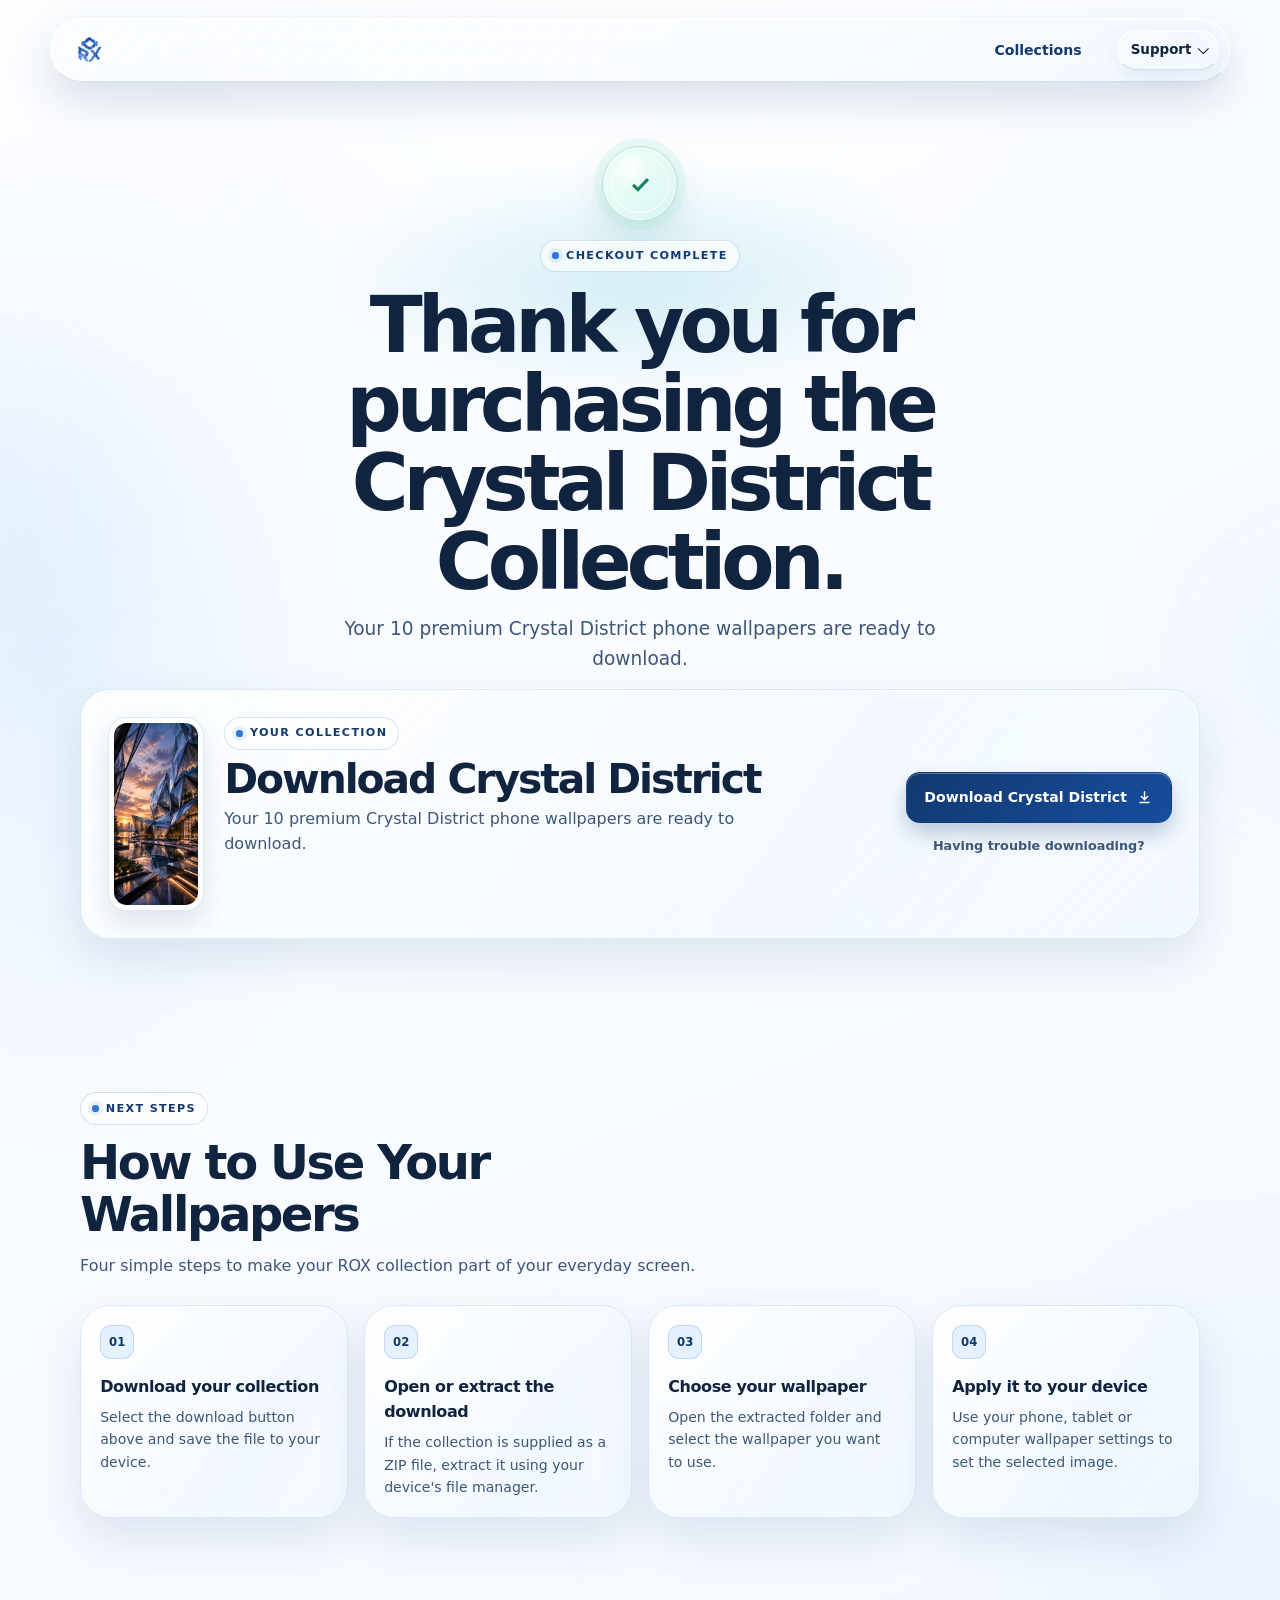
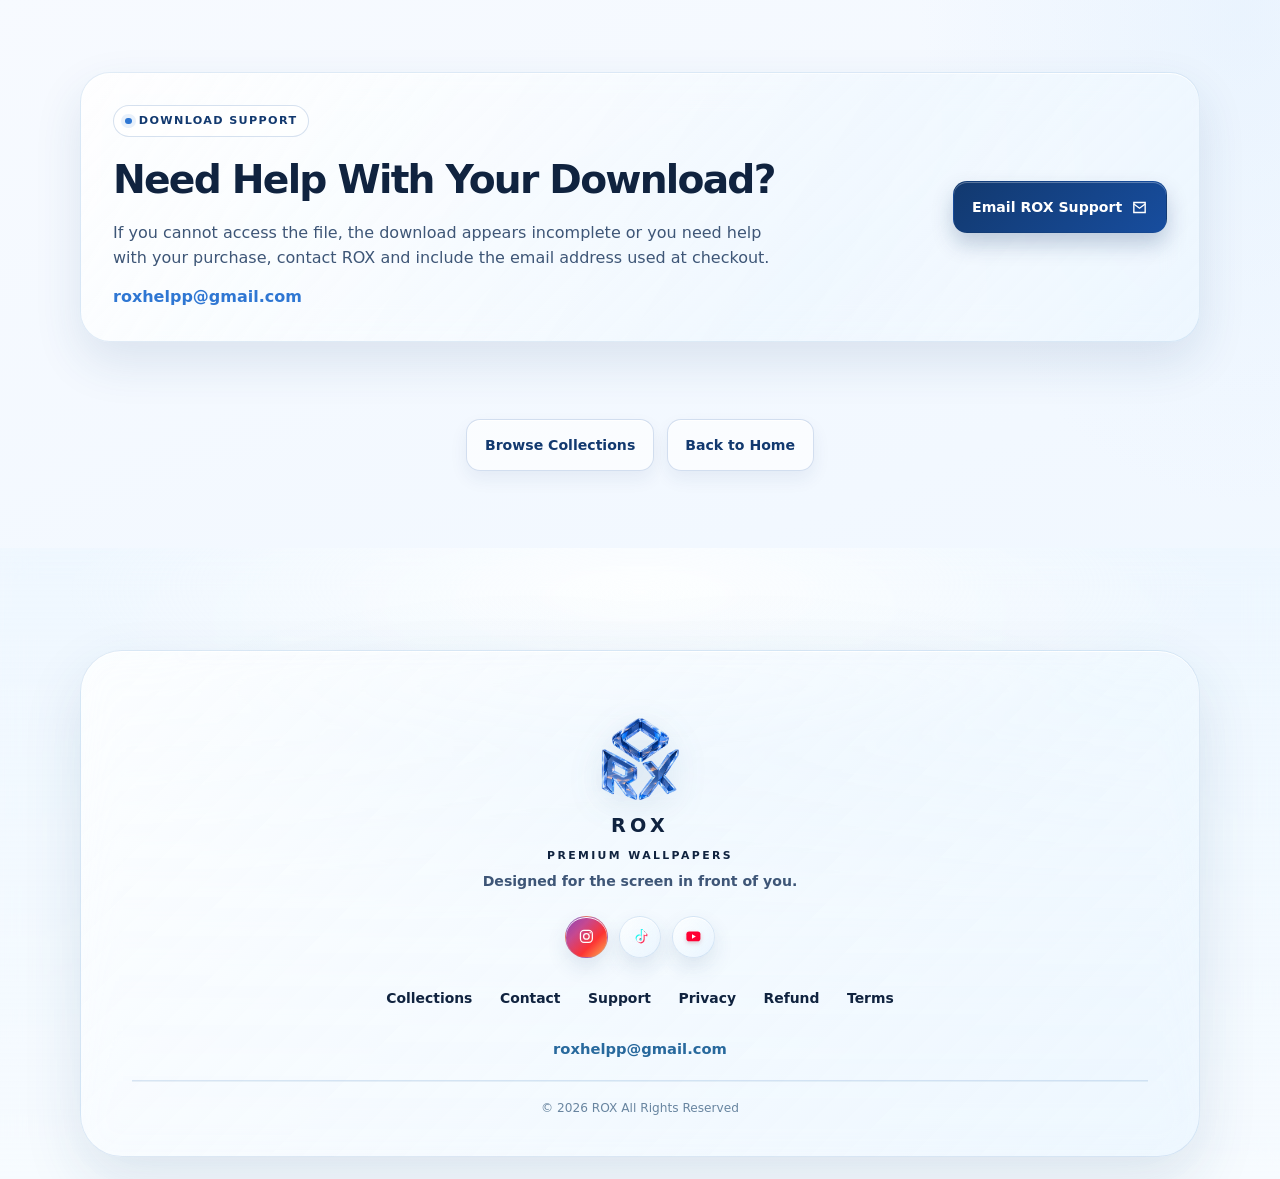
<file: success-crystal-district.html>
<!DOCTYPE html>
<html lang="en">
<head>
  <meta charset="UTF-8">
  <meta name="viewport" content="width=device-width, initial-scale=1.0">
  <meta name="description" content="Download your ROX Crystal District Collection.">
  <title>ROX | Crystal District Download</title>
  <style>
    :root { --paper:#f5f8ff; --ice:rgba(255,255,255,.64); --ink:#10233f; --ink-soft:#3e5677; --quiet:#68809f; --navy:#12396f; --blue:#2f77d3; --line:rgba(46,94,162,.19); --line-bright:rgba(255,255,255,.9); --shadow:0 19px 44px rgba(20,54,105,.12); --ease:cubic-bezier(.2,.8,.2,1); }
    * { box-sizing:border-box; }
    html { scroll-behavior:smooth; }
    body { min-width:320px; margin:0; overflow-x:hidden; color:var(--ink); font-family:Inter,ui-sans-serif,system-ui,-apple-system,BlinkMacSystemFont,"Segoe UI",sans-serif; line-height:1.58; background:radial-gradient(circle at 8% 6%,rgba(168,216,255,.52),transparent 24rem),radial-gradient(circle at 93% 14%,rgba(201,199,255,.30),transparent 25rem),linear-gradient(150deg,#fff 0%,var(--paper) 50%,#eff6ff 100%); }
    body::before,body::after { position:fixed; z-index:-1; width:30rem; height:30rem; content:""; pointer-events:none; border-radius:50%; filter:blur(2px); }
    body::before { top:31%; left:-18rem; background:radial-gradient(circle,rgba(155,206,255,.23),transparent 68%); }
    body::after { right:-18rem; bottom:0; background:radial-gradient(circle,rgba(179,197,255,.22),transparent 67%); }
    a { color:inherit; text-decoration:none; }
    :focus-visible { outline:3px solid rgba(47,119,211,.56); outline-offset:4px; border-radius:12px; }
    .skip-link { position:fixed; z-index:100; top:10px; left:10px; padding:.7rem 1rem; color:#fff; background:var(--navy); border-radius:12px; transform:translateY(-160%); transition:transform .2s; }
    .skip-link:focus { transform:translateY(0); }
    .site-header { position:sticky; z-index:20; top:0; padding:18px 20px 0; pointer-events:none; }
    .nav-shell { display:flex; align-items:center; justify-content:space-between; width:min(1180px,100%); min-height:64px; gap:18px; padding:8px 10px 8px 19px; margin:auto; pointer-events:auto; background:rgba(255,255,255,.61); border:1px solid var(--line-bright); border-bottom-color:var(--line); border-radius:999px; box-shadow:0 10px 34px rgba(24,58,111,.09),inset 0 1px 0 rgba(255,255,255,.96); backdrop-filter:blur(17px) saturate(132%); -webkit-backdrop-filter:blur(17px) saturate(132%); transition:min-height .3s var(--ease),background .3s,box-shadow .3s; }
    .site-header.is-scrolled .nav-shell { min-height:57px; background:rgba(251,253,255,.8); border-color:rgba(50,96,159,.24); box-shadow:0 14px 38px rgba(22,53,103,.13),inset 0 1px 0 #fff; }
    .brand { padding:.45rem .35rem; color:var(--navy); font-size:1.02rem; font-weight:800; letter-spacing:.18em; }
    .nav-links { display:flex; align-items:center; gap:3px; padding:0; margin:0; list-style:none; }
    .nav-links a { display:block; min-height:40px; padding:.61rem .9rem; color:var(--ink-soft); font-size:.88rem; font-weight:700; border-radius:999px; transition:color .25s,background .25s,transform .25s; }
    .nav-links a:hover { color:var(--navy); background:rgba(255,255,255,.62); transform:translateY(-1px); }
    main { padding:0 20px; }
    .section { width:min(100%,1120px); padding:clamp(3.2rem,6vw,5.4rem) 0; margin:0 auto; }
    .hero { position:relative; display:grid; min-height:clamp(275px,35vw,400px); padding:clamp(2.6rem,5vw,4rem) 0 1rem; text-align:center; place-content:center; }
    .hero::before { position:absolute; top:14%; left:50%; z-index:-1; width:min(61vw,650px); height:230px; content:""; background:radial-gradient(ellipse,rgba(169,222,235,.48),rgba(255,255,255,0) 70%); filter:blur(12px); transform:translateX(-50%); }
    .hero-content { display:grid; justify-items:center; }
    .success-mark { position:relative; display:grid; width:76px; height:76px; margin-bottom:1.1rem; color:#168265; background:linear-gradient(135deg,rgba(239,255,249,.96),rgba(213,244,239,.82)); border:1px solid rgba(40,147,116,.27); border-radius:50%; box-shadow:0 18px 38px rgba(21,121,103,.14),0 0 0 8px rgba(198,239,231,.34),inset 0 1px 0 #fff; place-items:center; }
    .success-mark::before { position:absolute; inset:8px; content:""; background:radial-gradient(circle at 34% 24%,rgba(255,255,255,.92),transparent 36%); border:1px solid rgba(255,255,255,.75); border-radius:inherit; }
    .success-mark svg { position:relative; z-index:1; }
    .eyebrow { display:inline-flex; align-items:center; gap:.45rem; width:max-content; padding:.4rem .68rem; color:var(--navy); font-size:.7rem; font-weight:800; letter-spacing:.12em; text-transform:uppercase; background:rgba(255,255,255,.64); border:1px solid rgba(52,104,176,.2); border-radius:999px; box-shadow:inset 0 1px 0 #fff; }
    .eyebrow::before { width:.42rem; height:.42rem; content:""; background:var(--blue); border-radius:50%; box-shadow:0 0 0 4px rgba(47,119,211,.1); }
    .hero h1 { max-width:850px; margin:.85rem auto .75rem; font-size:clamp(2.35rem,6.1vw,4.85rem); line-height:1.02; letter-spacing:-.065em; }
    .hero p { max-width:650px; margin:0; color:var(--ink-soft); font-size:clamp(1rem,1.8vw,1.16rem); }
    .glass { position:relative; overflow:hidden; background:var(--ice); border:1px solid var(--line-bright); border-bottom-color:var(--line); box-shadow:var(--shadow),inset 0 1px 0 rgba(255,255,255,.93); backdrop-filter:blur(20px) saturate(135%); -webkit-backdrop-filter:blur(20px) saturate(135%); }
    .glass::after { position:absolute; inset:0; pointer-events:none; content:""; background:linear-gradient(122deg,rgba(255,255,255,.52),transparent 31%,rgba(174,211,255,.11) 66%,transparent 82%); border-radius:inherit; }
    .download-section { padding-top:0; }
    .download-panel { display:grid; grid-template-columns:minmax(0,1fr) auto; align-items:center; gap:clamp(1.3rem,4vw,3.3rem); padding:clamp(1rem,3vw,1.7rem); border-radius:29px; }
    .download-copy { position:relative; z-index:1; display:grid; grid-template-columns:auto 1fr; align-items:center; gap:0 1.25rem; }
    .crystal-district-download-cover { grid-row:span 4; width:96px; padding:5px; margin:0; background:rgba(255,255,255,.54); border:1px solid rgba(73,122,192,.17); border-radius:18px; box-shadow:0 12px 25px rgba(22,54,104,.12); }
    .crystal-district-download-cover img { display:block; width:100%; aspect-ratio:480/1038; object-fit:cover; border-radius:13px; }
    .download-copy .eyebrow { margin-bottom:.5rem; }
    .download-copy h2 { margin:0 0 .3rem; font-size:clamp(1.7rem,3.8vw,2.55rem); line-height:1.06; letter-spacing:-.05em; }
    .download-copy p { max-width:590px; margin:0; color:var(--ink-soft); }
    .download-area { position:relative; z-index:1; display:grid; justify-items:center; gap:.8rem; min-width:220px; }
    .button { display:inline-flex; align-items:center; justify-content:center; min-height:50px; gap:.58rem; padding:.86rem 1.1rem; font-size:.88rem; font-weight:780; border:1px solid transparent; border-radius:14px; transition:transform .25s var(--ease),box-shadow .25s var(--ease),background .25s; }
    .button:hover { transform:translateY(-3px); }
    .button-primary { color:#fff; background:linear-gradient(135deg,var(--navy),#174d9e); box-shadow:0 11px 21px rgba(8,42,99,.23),inset 0 1px 0 rgba(255,255,255,.3); }
    .button-primary:hover { box-shadow:0 16px 28px rgba(8,42,99,.29); }
    .trouble-link { color:var(--ink-soft); font-size:.8rem; font-weight:700; }
    .trouble-link:hover { color:var(--blue); }
    .section-heading { display:grid; gap:.75rem; max-width:690px; margin-bottom:1.7rem; }
    .section-heading h2 { margin:0; font-size:clamp(1.8rem,4.2vw,3rem); line-height:1.08; letter-spacing:-.05em; }
    .section-heading p { margin:0; color:var(--ink-soft); }
    .instructions-grid { display:grid; grid-template-columns:repeat(4,minmax(0,1fr)); gap:1rem; }
    .step-card { min-height:202px; padding:1.2rem; border-radius:22px; }
    .step-card > * { position:relative; z-index:1; }
    .step-number { display:grid; width:34px; height:34px; margin-bottom:.9rem; color:var(--navy); font-size:.73rem; font-weight:850; background:rgba(225,239,255,.84); border:1px solid rgba(48,105,184,.18); border-radius:11px; place-items:center; }
    .step-card h3 { margin:0 0 .45rem; font-size:1rem; letter-spacing:-.025em; }
    .step-card p { margin:0; color:var(--ink-soft); font-size:.88rem; }
    .support-panel { display:flex; align-items:center; justify-content:space-between; gap:2rem; padding:clamp(1.25rem,3vw,2rem); border-radius:26px; }
    .support-panel > * { position:relative; z-index:1; }
    .support-panel h2 { margin:.75rem 0 .55rem; font-size:clamp(1.55rem,3.5vw,2.45rem); letter-spacing:-.045em; }
    .support-panel p { max-width:680px; margin:0; color:var(--ink-soft); }
    .email-address { display:inline-block; margin-top:.85rem; color:var(--blue); font-weight:800; }
    .secondary-actions { display:flex; justify-content:center; gap:.8rem; padding-top:0; }
    .button-secondary { color:var(--navy); background:rgba(255,255,255,.6); border-color:rgba(54,102,174,.2); box-shadow:inset 0 1px 0 #fff,0 8px 18px rgba(25,58,110,.07); }
    .site-footer { width:min(1120px,calc(100% - 40px)); padding:2.1rem 1.2rem; margin:0 auto 24px; text-align:center; border-radius:28px; }
    .footer-brand { position:relative; z-index:1; color:var(--navy); font-size:1.05rem; font-weight:850; letter-spacing:.2em; }
    .footer-links { position:relative; z-index:1; display:flex; justify-content:center; flex-wrap:wrap; gap:.45rem .95rem; padding:0; margin:1.15rem 0; list-style:none; }
    .footer-links a,.footer-email { position:relative; z-index:1; color:var(--ink-soft); font-size:.86rem; font-weight:700; transition:color .2s; }
    .footer-links a:hover,.footer-email:hover { color:var(--blue); }
    .copyright { position:relative; z-index:1; margin:.9rem 0 0; color:var(--quiet); font-size:.8rem; }
    .js .reveal { opacity:0; filter:blur(7px); transform:translateY(20px); transition:opacity .75s var(--ease),transform .75s var(--ease),filter .75s var(--ease); }
    .js .reveal.is-visible { opacity:1; filter:none; transform:none; }
    .js .reveal:nth-child(2) { transition-delay:.07s; } .js .reveal:nth-child(3) { transition-delay:.14s; } .js .reveal:nth-child(4) { transition-delay:.21s; }
    @media (max-width:760px) { .site-header { padding:12px 12px 0; }.nav-shell { gap:6px; padding:7px 8px 7px 14px; }.brand { font-size:.9rem; }.nav-links a { padding:.56rem .55rem; font-size:.76rem; } main { padding:0 14px; }.hero { min-height:270px; }.download-panel { grid-template-columns:1fr; }.download-copy { grid-template-columns:auto 1fr; }.download-area { order:-1; justify-items:stretch; }.download-area .button { width:100%; }.instructions-grid { grid-template-columns:repeat(2,minmax(0,1fr)); }.support-panel { display:grid; gap:1.35rem; }.site-footer { width:calc(100% - 28px); } }
    @media (max-width:480px) { .download-copy { grid-template-columns:1fr; }.crystal-district-download-cover { width:78px; margin-bottom:1rem; }.instructions-grid { grid-template-columns:1fr; }.secondary-actions { flex-direction:column; }.secondary-actions .button { width:100%; } }
    @media (prefers-reduced-motion:reduce) { html { scroll-behavior:auto; } *,*::before,*::after { transition-duration:.01ms!important; animation-duration:.01ms!important; animation-iteration-count:1!important; }.js .reveal { opacity:1; filter:none; transform:none; } }
  </style>
  <link rel="stylesheet" href="assets/css/rox-motion.css">
  <script src="assets/js/rox-motion.js" defer></script>
</head>
<body>
  <a class="skip-link" href="#main-content">Skip to content</a>
  <header class="site-header">
    <nav class="nav-shell" aria-label="Main navigation">
      <a class="brand" href="index.html" aria-label="ROX home">ROX</a>
      <ul class="nav-links"><li><a href="collections.html">Collections</a></li><li><a href="contact.html">Contact</a></li></ul>
    </nav>
  </header>

  <main id="main-content">
    <section class="section hero" aria-labelledby="page-title">
      <div class="hero-content">
        <span class="success-mark reveal" aria-hidden="true"><svg viewBox="0 0 24 24" width="37" height="37" fill="none" stroke="currentColor" stroke-width="2"><path d="m7.2 12.2 3.1 3.1 6.5-6.8"/></svg></span>
        <span class="eyebrow reveal">Checkout Complete</span>
        <h1 id="page-title" class="reveal">Thank you for purchasing the Crystal District Collection.</h1>
        <p class="reveal">Your 10 premium Crystal District phone wallpapers are ready to download.</p>
      </div>
    </section>

    <section class="section download-section" aria-labelledby="download-title">
      <article class="download-panel glass reveal">
        <div class="download-copy">
          <figure class="crystal-district-download-cover"><img src="assets/images/crystal-district/featured/rox-crystal-district-featured.webp" alt="Crystal District collection cover artwork" decoding="async"></figure>
          <span class="eyebrow">Your Collection</span>
          <h2 id="download-title">Download Crystal District</h2>
          <p>Your 10 premium Crystal District phone wallpapers are ready to download.</p>
        </div>
        <div class="download-area">
          <a id="collection-download-link" class="button button-primary" href="https://drive.google.com/uc?export=download&id=1CBjlZ6Uph07pJgxapNbIZamSOiEtVCNR" target="_blank" rel="noopener noreferrer" aria-label="Download Crystal District Collection">Download Crystal District <svg aria-hidden="true" viewBox="0 0 24 24" width="17" height="17" fill="none" stroke="currentColor" stroke-width="2"><path d="M12 3v12M7 10l5 5 5-5"/><path d="M5 19h14"/></svg></a>
          <a class="trouble-link" href="mailto:roxhelpp@gmail.com">Having trouble downloading?</a>
        </div>
      </article>
    </section>

    <section class="section" aria-labelledby="instructions-title">
      <div class="section-heading reveal"><span class="eyebrow">Next steps</span><h2 id="instructions-title">How to Use Your Wallpapers</h2><p>Four simple steps to make your ROX collection part of your everyday screen.</p></div>
      <div class="instructions-grid">
        <article class="step-card glass reveal"><span class="step-number" aria-hidden="true">01</span><h3>Download your collection</h3><p>Select the download button above and save the file to your device.</p></article>
        <article class="step-card glass reveal"><span class="step-number" aria-hidden="true">02</span><h3>Open or extract the download</h3><p>If the collection is supplied as a ZIP file, extract it using your device's file manager.</p></article>
        <article class="step-card glass reveal"><span class="step-number" aria-hidden="true">03</span><h3>Choose your wallpaper</h3><p>Open the extracted folder and select the wallpaper you want to use.</p></article>
        <article class="step-card glass reveal"><span class="step-number" aria-hidden="true">04</span><h3>Apply it to your device</h3><p>Use your phone, tablet or computer wallpaper settings to set the selected image.</p></article>
      </div>
    </section>

    <section class="section" aria-labelledby="support-title">
      <article class="support-panel glass reveal"><div><span class="eyebrow">Download support</span><h2 id="support-title">Need Help With Your Download?</h2><p>If you cannot access the file, the download appears incomplete or you need help with your purchase, contact ROX and include the email address used at checkout.</p><a class="email-address" href="mailto:roxhelpp@gmail.com">roxhelpp@gmail.com</a></div><a class="button button-primary" href="mailto:roxhelpp@gmail.com">Email ROX Support <svg aria-hidden="true" viewBox="0 0 24 24" width="17" height="17" fill="none" stroke="currentColor" stroke-width="2"><path d="M4 5h16v14H4z"/><path d="m4 7 8 6 8-6"/></svg></a></article>
    </section>
    <section class="section secondary-actions reveal" aria-label="Continue exploring ROX"><a class="button button-secondary" href="collections.html">Browse Collections</a><a class="button button-secondary" href="index.html">Back to Home</a></section>
  </main>

  <footer class="site-footer glass">
    <div class="footer-brand reveal">ROX</div>
    <nav aria-label="Footer navigation" class="reveal"><ul class="footer-links"><li><a href="collections.html">Collections</a></li><li><a href="contact.html">Contact</a></li><li><a href="support.html">Support</a></li><li><a href="privacy.html">Privacy</a></li><li><a href="refund.html">Refund</a></li><li><a href="terms.html">Terms</a></li></ul></nav>
    <a class="footer-email reveal" href="mailto:roxhelpp@gmail.com">roxhelpp@gmail.com</a>
    <p class="copyright">&copy; 2026 ROX All Rights Reserved</p>
  </footer>

  <script>
    document.documentElement.classList.add('js');
    const header = document.querySelector('.site-header');
    const setHeaderState = () => header.classList.toggle('is-scrolled', window.scrollY > 12);
    setHeaderState(); window.addEventListener('scroll', setHeaderState, { passive:true });
    if ('IntersectionObserver' in window) {
      const observer = new IntersectionObserver((entries, instance) => { entries.forEach(entry => { if (entry.isIntersecting) { entry.target.classList.add('is-visible'); instance.unobserve(entry.target); } }); }, { threshold:.12, rootMargin:'0px 0px -26px' });
      document.querySelectorAll('.reveal').forEach(element => observer.observe(element));
    } else { document.querySelectorAll('.reveal').forEach(element => element.classList.add('is-visible')); }
  </script>
</body>
</html>
</file>
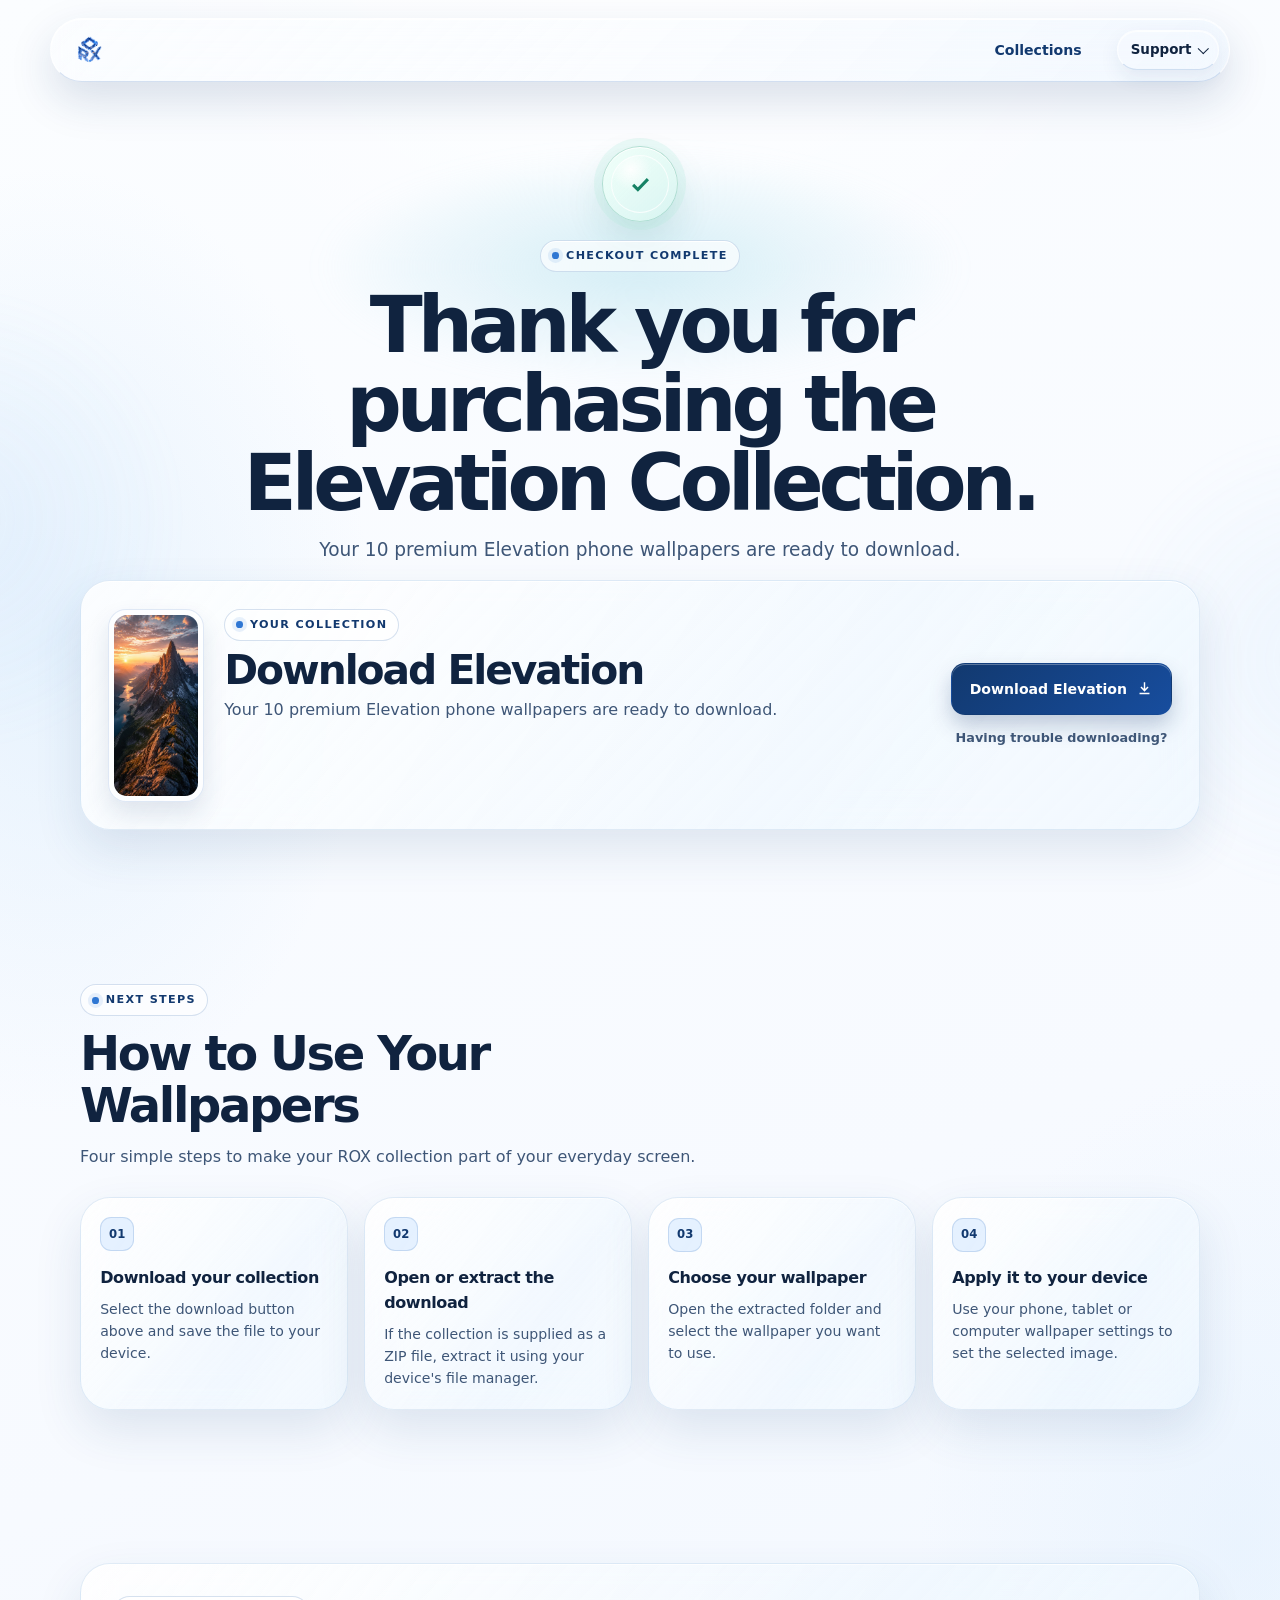
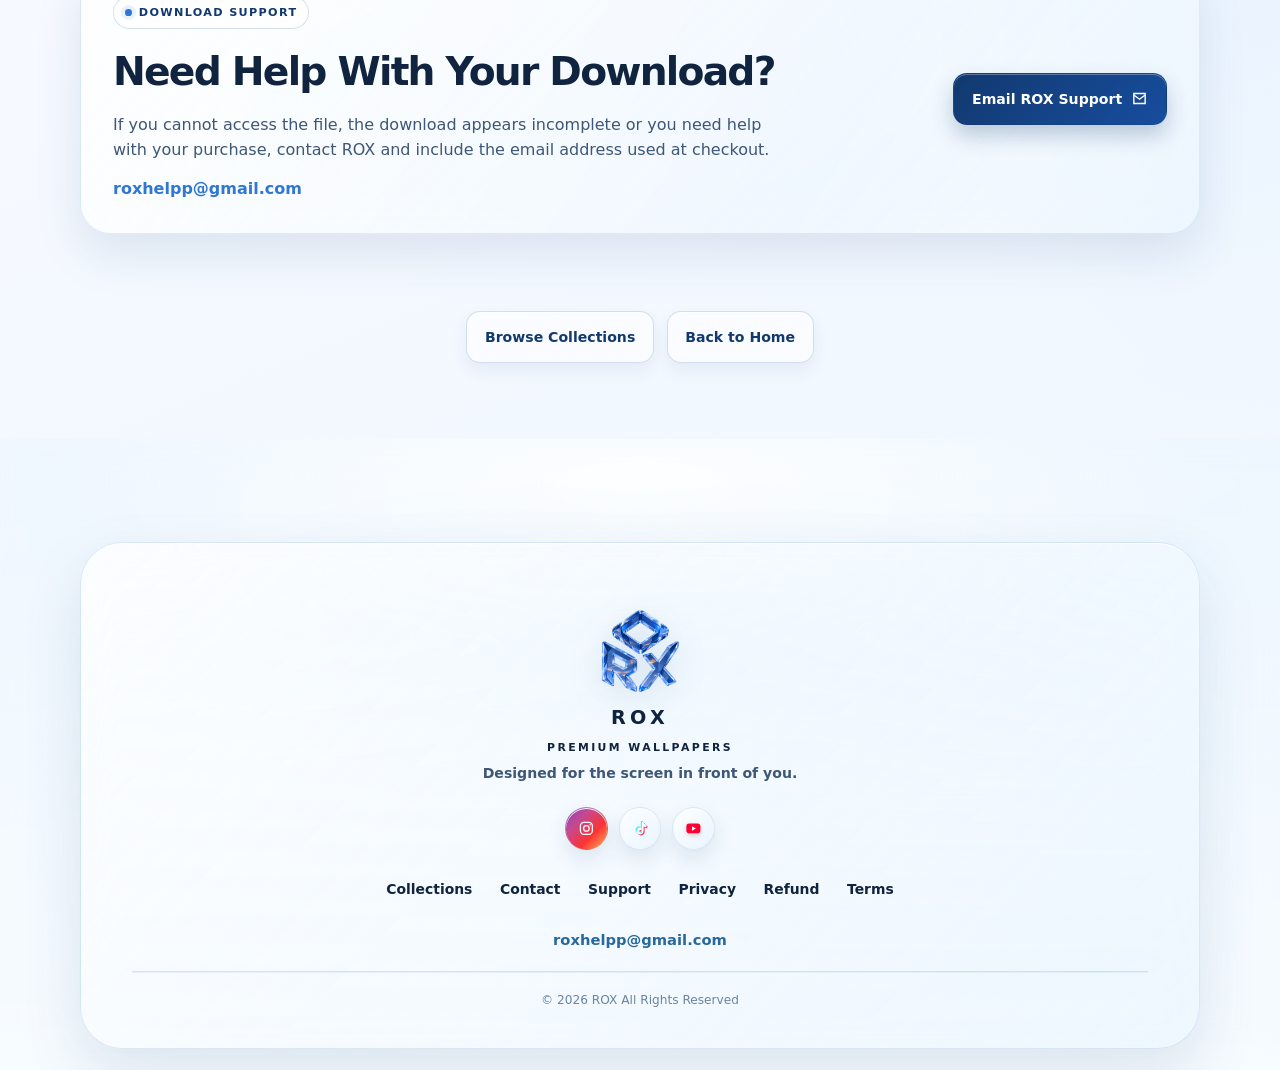
<file: success-elevation.html>
<!DOCTYPE html>
<html lang="en">
<head>
  <meta charset="UTF-8">
  <meta name="viewport" content="width=device-width, initial-scale=1.0">
  <meta name="description" content="Download your ROX Elevation Collection.">
  <title>ROX | Elevation Download</title>
  <style>
    :root { --paper:#f5f8ff; --ice:rgba(255,255,255,.64); --ink:#10233f; --ink-soft:#3e5677; --quiet:#68809f; --navy:#12396f; --blue:#2f77d3; --line:rgba(46,94,162,.19); --line-bright:rgba(255,255,255,.9); --shadow:0 19px 44px rgba(20,54,105,.12); --ease:cubic-bezier(.2,.8,.2,1); }
    * { box-sizing:border-box; }
    html { scroll-behavior:smooth; }
    body { min-width:320px; margin:0; overflow-x:hidden; color:var(--ink); font-family:Inter,ui-sans-serif,system-ui,-apple-system,BlinkMacSystemFont,"Segoe UI",sans-serif; line-height:1.58; background:radial-gradient(circle at 8% 6%,rgba(168,216,255,.52),transparent 24rem),radial-gradient(circle at 93% 14%,rgba(201,199,255,.30),transparent 25rem),linear-gradient(150deg,#fff 0%,var(--paper) 50%,#eff6ff 100%); }
    body::before,body::after { position:fixed; z-index:-1; width:30rem; height:30rem; content:""; pointer-events:none; border-radius:50%; filter:blur(2px); }
    body::before { top:31%; left:-18rem; background:radial-gradient(circle,rgba(155,206,255,.23),transparent 68%); }
    body::after { right:-18rem; bottom:0; background:radial-gradient(circle,rgba(179,197,255,.22),transparent 67%); }
    a { color:inherit; text-decoration:none; }
    :focus-visible { outline:3px solid rgba(47,119,211,.56); outline-offset:4px; border-radius:12px; }
    .skip-link { position:fixed; z-index:100; top:10px; left:10px; padding:.7rem 1rem; color:#fff; background:var(--navy); border-radius:12px; transform:translateY(-160%); transition:transform .2s; }
    .skip-link:focus { transform:translateY(0); }
    .site-header { position:sticky; z-index:20; top:0; padding:18px 20px 0; pointer-events:none; }
    .nav-shell { display:flex; align-items:center; justify-content:space-between; width:min(1180px,100%); min-height:64px; gap:18px; padding:8px 10px 8px 19px; margin:auto; pointer-events:auto; background:rgba(255,255,255,.61); border:1px solid var(--line-bright); border-bottom-color:var(--line); border-radius:999px; box-shadow:0 10px 34px rgba(24,58,111,.09),inset 0 1px 0 rgba(255,255,255,.96); backdrop-filter:blur(17px) saturate(132%); -webkit-backdrop-filter:blur(17px) saturate(132%); transition:min-height .3s var(--ease),background .3s,box-shadow .3s; }
    .site-header.is-scrolled .nav-shell { min-height:57px; background:rgba(251,253,255,.8); border-color:rgba(50,96,159,.24); box-shadow:0 14px 38px rgba(22,53,103,.13),inset 0 1px 0 #fff; }
    .brand { padding:.45rem .35rem; color:var(--navy); font-size:1.02rem; font-weight:800; letter-spacing:.18em; }
    .nav-links { display:flex; align-items:center; gap:3px; padding:0; margin:0; list-style:none; }
    .nav-links a { display:block; min-height:40px; padding:.61rem .9rem; color:var(--ink-soft); font-size:.88rem; font-weight:700; border-radius:999px; transition:color .25s,background .25s,transform .25s; }
    .nav-links a:hover { color:var(--navy); background:rgba(255,255,255,.62); transform:translateY(-1px); }
    main { padding:0 20px; }
    .section { width:min(100%,1120px); padding:clamp(3.2rem,6vw,5.4rem) 0; margin:0 auto; }
    .hero { position:relative; display:grid; min-height:clamp(275px,35vw,400px); padding:clamp(2.6rem,5vw,4rem) 0 1rem; text-align:center; place-content:center; }
    .hero::before { position:absolute; top:14%; left:50%; z-index:-1; width:min(61vw,650px); height:230px; content:""; background:radial-gradient(ellipse,rgba(169,222,235,.48),rgba(255,255,255,0) 70%); filter:blur(12px); transform:translateX(-50%); }
    .hero-content { display:grid; justify-items:center; }
    .success-mark { position:relative; display:grid; width:76px; height:76px; margin-bottom:1.1rem; color:#168265; background:linear-gradient(135deg,rgba(239,255,249,.96),rgba(213,244,239,.82)); border:1px solid rgba(40,147,116,.27); border-radius:50%; box-shadow:0 18px 38px rgba(21,121,103,.14),0 0 0 8px rgba(198,239,231,.34),inset 0 1px 0 #fff; place-items:center; }
    .success-mark::before { position:absolute; inset:8px; content:""; background:radial-gradient(circle at 34% 24%,rgba(255,255,255,.92),transparent 36%); border:1px solid rgba(255,255,255,.75); border-radius:inherit; }
    .success-mark svg { position:relative; z-index:1; }
    .eyebrow { display:inline-flex; align-items:center; gap:.45rem; width:max-content; padding:.4rem .68rem; color:var(--navy); font-size:.7rem; font-weight:800; letter-spacing:.12em; text-transform:uppercase; background:rgba(255,255,255,.64); border:1px solid rgba(52,104,176,.2); border-radius:999px; box-shadow:inset 0 1px 0 #fff; }
    .eyebrow::before { width:.42rem; height:.42rem; content:""; background:var(--blue); border-radius:50%; box-shadow:0 0 0 4px rgba(47,119,211,.1); }
    .hero h1 { max-width:850px; margin:.85rem auto .75rem; font-size:clamp(2.35rem,6.1vw,4.85rem); line-height:1.02; letter-spacing:-.065em; }
    .hero p { max-width:650px; margin:0; color:var(--ink-soft); font-size:clamp(1rem,1.8vw,1.16rem); }
    .glass { position:relative; overflow:hidden; background:var(--ice); border:1px solid var(--line-bright); border-bottom-color:var(--line); box-shadow:var(--shadow),inset 0 1px 0 rgba(255,255,255,.93); backdrop-filter:blur(20px) saturate(135%); -webkit-backdrop-filter:blur(20px) saturate(135%); }
    .glass::after { position:absolute; inset:0; pointer-events:none; content:""; background:linear-gradient(122deg,rgba(255,255,255,.52),transparent 31%,rgba(174,211,255,.11) 66%,transparent 82%); border-radius:inherit; }
    .download-section { padding-top:0; }
    .download-panel { display:grid; grid-template-columns:minmax(0,1fr) auto; align-items:center; gap:clamp(1.3rem,4vw,3.3rem); padding:clamp(1rem,3vw,1.7rem); border-radius:29px; }
    .download-copy { position:relative; z-index:1; display:grid; grid-template-columns:auto 1fr; align-items:center; gap:0 1.25rem; }
    .elevation-download-cover { grid-row:span 4; width:96px; padding:5px; margin:0; background:rgba(255,255,255,.54); border:1px solid rgba(73,122,192,.17); border-radius:18px; box-shadow:0 12px 25px rgba(22,54,104,.12); }
    .elevation-download-cover img { display:block; width:100%; aspect-ratio:480/1038; object-fit:cover; border-radius:13px; }
    .download-copy .eyebrow { margin-bottom:.5rem; }
    .download-copy h2 { margin:0 0 .3rem; font-size:clamp(1.7rem,3.8vw,2.55rem); line-height:1.06; letter-spacing:-.05em; }
    .download-copy p { max-width:590px; margin:0; color:var(--ink-soft); }
    .download-area { position:relative; z-index:1; display:grid; justify-items:center; gap:.8rem; min-width:220px; }
    .button { display:inline-flex; align-items:center; justify-content:center; min-height:50px; gap:.58rem; padding:.86rem 1.1rem; font-size:.88rem; font-weight:780; border:1px solid transparent; border-radius:14px; transition:transform .25s var(--ease),box-shadow .25s var(--ease),background .25s; }
    .button:hover { transform:translateY(-3px); }
    .button-primary { color:#fff; background:linear-gradient(135deg,var(--navy),#174d9e); box-shadow:0 11px 21px rgba(8,42,99,.23),inset 0 1px 0 rgba(255,255,255,.3); }
    .button-primary:hover { box-shadow:0 16px 28px rgba(8,42,99,.29); }
    .trouble-link { color:var(--ink-soft); font-size:.8rem; font-weight:700; }
    .trouble-link:hover { color:var(--blue); }
    .section-heading { display:grid; gap:.75rem; max-width:690px; margin-bottom:1.7rem; }
    .section-heading h2 { margin:0; font-size:clamp(1.8rem,4.2vw,3rem); line-height:1.08; letter-spacing:-.05em; }
    .section-heading p { margin:0; color:var(--ink-soft); }
    .instructions-grid { display:grid; grid-template-columns:repeat(4,minmax(0,1fr)); gap:1rem; }
    .step-card { min-height:202px; padding:1.2rem; border-radius:22px; }
    .step-card > * { position:relative; z-index:1; }
    .step-number { display:grid; width:34px; height:34px; margin-bottom:.9rem; color:var(--navy); font-size:.73rem; font-weight:850; background:rgba(225,239,255,.84); border:1px solid rgba(48,105,184,.18); border-radius:11px; place-items:center; }
    .step-card h3 { margin:0 0 .45rem; font-size:1rem; letter-spacing:-.025em; }
    .step-card p { margin:0; color:var(--ink-soft); font-size:.88rem; }
    .support-panel { display:flex; align-items:center; justify-content:space-between; gap:2rem; padding:clamp(1.25rem,3vw,2rem); border-radius:26px; }
    .support-panel > * { position:relative; z-index:1; }
    .support-panel h2 { margin:.75rem 0 .55rem; font-size:clamp(1.55rem,3.5vw,2.45rem); letter-spacing:-.045em; }
    .support-panel p { max-width:680px; margin:0; color:var(--ink-soft); }
    .email-address { display:inline-block; margin-top:.85rem; color:var(--blue); font-weight:800; }
    .secondary-actions { display:flex; justify-content:center; gap:.8rem; padding-top:0; }
    .button-secondary { color:var(--navy); background:rgba(255,255,255,.6); border-color:rgba(54,102,174,.2); box-shadow:inset 0 1px 0 #fff,0 8px 18px rgba(25,58,110,.07); }
    .site-footer { width:min(1120px,calc(100% - 40px)); padding:2.1rem 1.2rem; margin:0 auto 24px; text-align:center; border-radius:28px; }
    .footer-brand { position:relative; z-index:1; color:var(--navy); font-size:1.05rem; font-weight:850; letter-spacing:.2em; }
    .footer-links { position:relative; z-index:1; display:flex; justify-content:center; flex-wrap:wrap; gap:.45rem .95rem; padding:0; margin:1.15rem 0; list-style:none; }
    .footer-links a,.footer-email { position:relative; z-index:1; color:var(--ink-soft); font-size:.86rem; font-weight:700; transition:color .2s; }
    .footer-links a:hover,.footer-email:hover { color:var(--blue); }
    .copyright { position:relative; z-index:1; margin:.9rem 0 0; color:var(--quiet); font-size:.8rem; }
    .js .reveal { opacity:0; filter:blur(7px); transform:translateY(20px); transition:opacity .75s var(--ease),transform .75s var(--ease),filter .75s var(--ease); }
    .js .reveal.is-visible { opacity:1; filter:none; transform:none; }
    .js .reveal:nth-child(2) { transition-delay:.07s; } .js .reveal:nth-child(3) { transition-delay:.14s; } .js .reveal:nth-child(4) { transition-delay:.21s; }
    @media (max-width:760px) { .site-header { padding:12px 12px 0; }.nav-shell { gap:6px; padding:7px 8px 7px 14px; }.brand { font-size:.9rem; }.nav-links a { padding:.56rem .55rem; font-size:.76rem; } main { padding:0 14px; }.hero { min-height:270px; }.download-panel { grid-template-columns:1fr; }.download-copy { grid-template-columns:auto 1fr; }.download-area { order:-1; justify-items:stretch; }.download-area .button { width:100%; }.instructions-grid { grid-template-columns:repeat(2,minmax(0,1fr)); }.support-panel { display:grid; gap:1.35rem; }.site-footer { width:calc(100% - 28px); } }
    @media (max-width:480px) { .download-copy { grid-template-columns:1fr; }.elevation-download-cover { width:78px; margin-bottom:1rem; }.instructions-grid { grid-template-columns:1fr; }.secondary-actions { flex-direction:column; }.secondary-actions .button { width:100%; } }
    @media (prefers-reduced-motion:reduce) { html { scroll-behavior:auto; } *,*::before,*::after { transition-duration:.01ms!important; animation-duration:.01ms!important; animation-iteration-count:1!important; }.js .reveal { opacity:1; filter:none; transform:none; } }
  </style>
  <link rel="stylesheet" href="assets/css/rox-motion.css">
  <script src="assets/js/rox-motion.js" defer></script>
</head>
<body>
  <a class="skip-link" href="#main-content">Skip to content</a>
  <header class="site-header">
    <nav class="nav-shell" aria-label="Main navigation">
      <a class="brand" href="index.html" aria-label="ROX home">ROX</a>
      <ul class="nav-links"><li><a href="collections.html">Collections</a></li><li><a href="contact.html">Contact</a></li></ul>
    </nav>
  </header>

  <main id="main-content">
    <section class="section hero" aria-labelledby="page-title">
      <div class="hero-content">
        <span class="success-mark reveal" aria-hidden="true"><svg viewBox="0 0 24 24" width="37" height="37" fill="none" stroke="currentColor" stroke-width="2"><path d="m7.2 12.2 3.1 3.1 6.5-6.8"/></svg></span>
        <span class="eyebrow reveal">Checkout Complete</span>
        <h1 id="page-title" class="reveal">Thank you for purchasing the Elevation Collection.</h1>
        <p class="reveal">Your 10 premium Elevation phone wallpapers are ready to download.</p>
      </div>
    </section>

    <section class="section download-section" aria-labelledby="download-title">
      <article class="download-panel glass reveal">
        <div class="download-copy">
          <figure class="elevation-download-cover"><img src="assets/images/elevation/featured/rox-elevation-featured.webp" alt="Elevation collection cover artwork" decoding="async"></figure>
          <span class="eyebrow">Your Collection</span>
          <h2 id="download-title">Download Elevation</h2>
          <p>Your 10 premium Elevation phone wallpapers are ready to download.</p>
        </div>
        <div class="download-area">
          <a id="collection-download-link" class="button button-primary" href="https://drive.google.com/uc?export=download&amp;id=1PdsGwwV24doCO1Hk2feyFxhBYsxYrTRt" target="_blank" rel="noopener noreferrer" aria-label="Download Elevation Collection">Download Elevation <svg aria-hidden="true" viewBox="0 0 24 24" width="17" height="17" fill="none" stroke="currentColor" stroke-width="2"><path d="M12 3v12M7 10l5 5 5-5"/><path d="M5 19h14"/></svg></a>
          <a class="trouble-link" href="mailto:roxhelpp@gmail.com">Having trouble downloading?</a>
        </div>
      </article>
    </section>

    <section class="section" aria-labelledby="instructions-title">
      <div class="section-heading reveal"><span class="eyebrow">Next steps</span><h2 id="instructions-title">How to Use Your Wallpapers</h2><p>Four simple steps to make your ROX collection part of your everyday screen.</p></div>
      <div class="instructions-grid">
        <article class="step-card glass reveal"><span class="step-number" aria-hidden="true">01</span><h3>Download your collection</h3><p>Select the download button above and save the file to your device.</p></article>
        <article class="step-card glass reveal"><span class="step-number" aria-hidden="true">02</span><h3>Open or extract the download</h3><p>If the collection is supplied as a ZIP file, extract it using your device's file manager.</p></article>
        <article class="step-card glass reveal"><span class="step-number" aria-hidden="true">03</span><h3>Choose your wallpaper</h3><p>Open the extracted folder and select the wallpaper you want to use.</p></article>
        <article class="step-card glass reveal"><span class="step-number" aria-hidden="true">04</span><h3>Apply it to your device</h3><p>Use your phone, tablet or computer wallpaper settings to set the selected image.</p></article>
      </div>
    </section>

    <section class="section" aria-labelledby="support-title">
      <article class="support-panel glass reveal"><div><span class="eyebrow">Download support</span><h2 id="support-title">Need Help With Your Download?</h2><p>If you cannot access the file, the download appears incomplete or you need help with your purchase, contact ROX and include the email address used at checkout.</p><a class="email-address" href="mailto:roxhelpp@gmail.com">roxhelpp@gmail.com</a></div><a class="button button-primary" href="mailto:roxhelpp@gmail.com">Email ROX Support <svg aria-hidden="true" viewBox="0 0 24 24" width="17" height="17" fill="none" stroke="currentColor" stroke-width="2"><path d="M4 5h16v14H4z"/><path d="m4 7 8 6 8-6"/></svg></a></article>
    </section>
    <section class="section secondary-actions reveal" aria-label="Continue exploring ROX"><a class="button button-secondary" href="collections.html">Browse Collections</a><a class="button button-secondary" href="index.html">Back to Home</a></section>
  </main>

  <footer class="site-footer glass">
    <div class="footer-brand reveal">ROX</div>
    <nav aria-label="Footer navigation" class="reveal"><ul class="footer-links"><li><a href="collections.html">Collections</a></li><li><a href="contact.html">Contact</a></li><li><a href="support.html">Support</a></li><li><a href="privacy.html">Privacy</a></li><li><a href="refund.html">Refund</a></li><li><a href="terms.html">Terms</a></li></ul></nav>
    <a class="footer-email reveal" href="mailto:roxhelpp@gmail.com">roxhelpp@gmail.com</a>
    <p class="copyright">&copy; 2026 ROX All Rights Reserved</p>
  </footer>

  <script>
    document.documentElement.classList.add('js');
    const header = document.querySelector('.site-header');
    const setHeaderState = () => header.classList.toggle('is-scrolled', window.scrollY > 12);
    setHeaderState(); window.addEventListener('scroll', setHeaderState, { passive:true });
    if ('IntersectionObserver' in window) {
      const observer = new IntersectionObserver((entries, instance) => { entries.forEach(entry => { if (entry.isIntersecting) { entry.target.classList.add('is-visible'); instance.unobserve(entry.target); } }); }, { threshold:.12, rootMargin:'0px 0px -26px' });
      document.querySelectorAll('.reveal').forEach(element => observer.observe(element));
    } else { document.querySelectorAll('.reveal').forEach(element => element.classList.add('is-visible')); }
  </script>
</body>
</html>
</file>
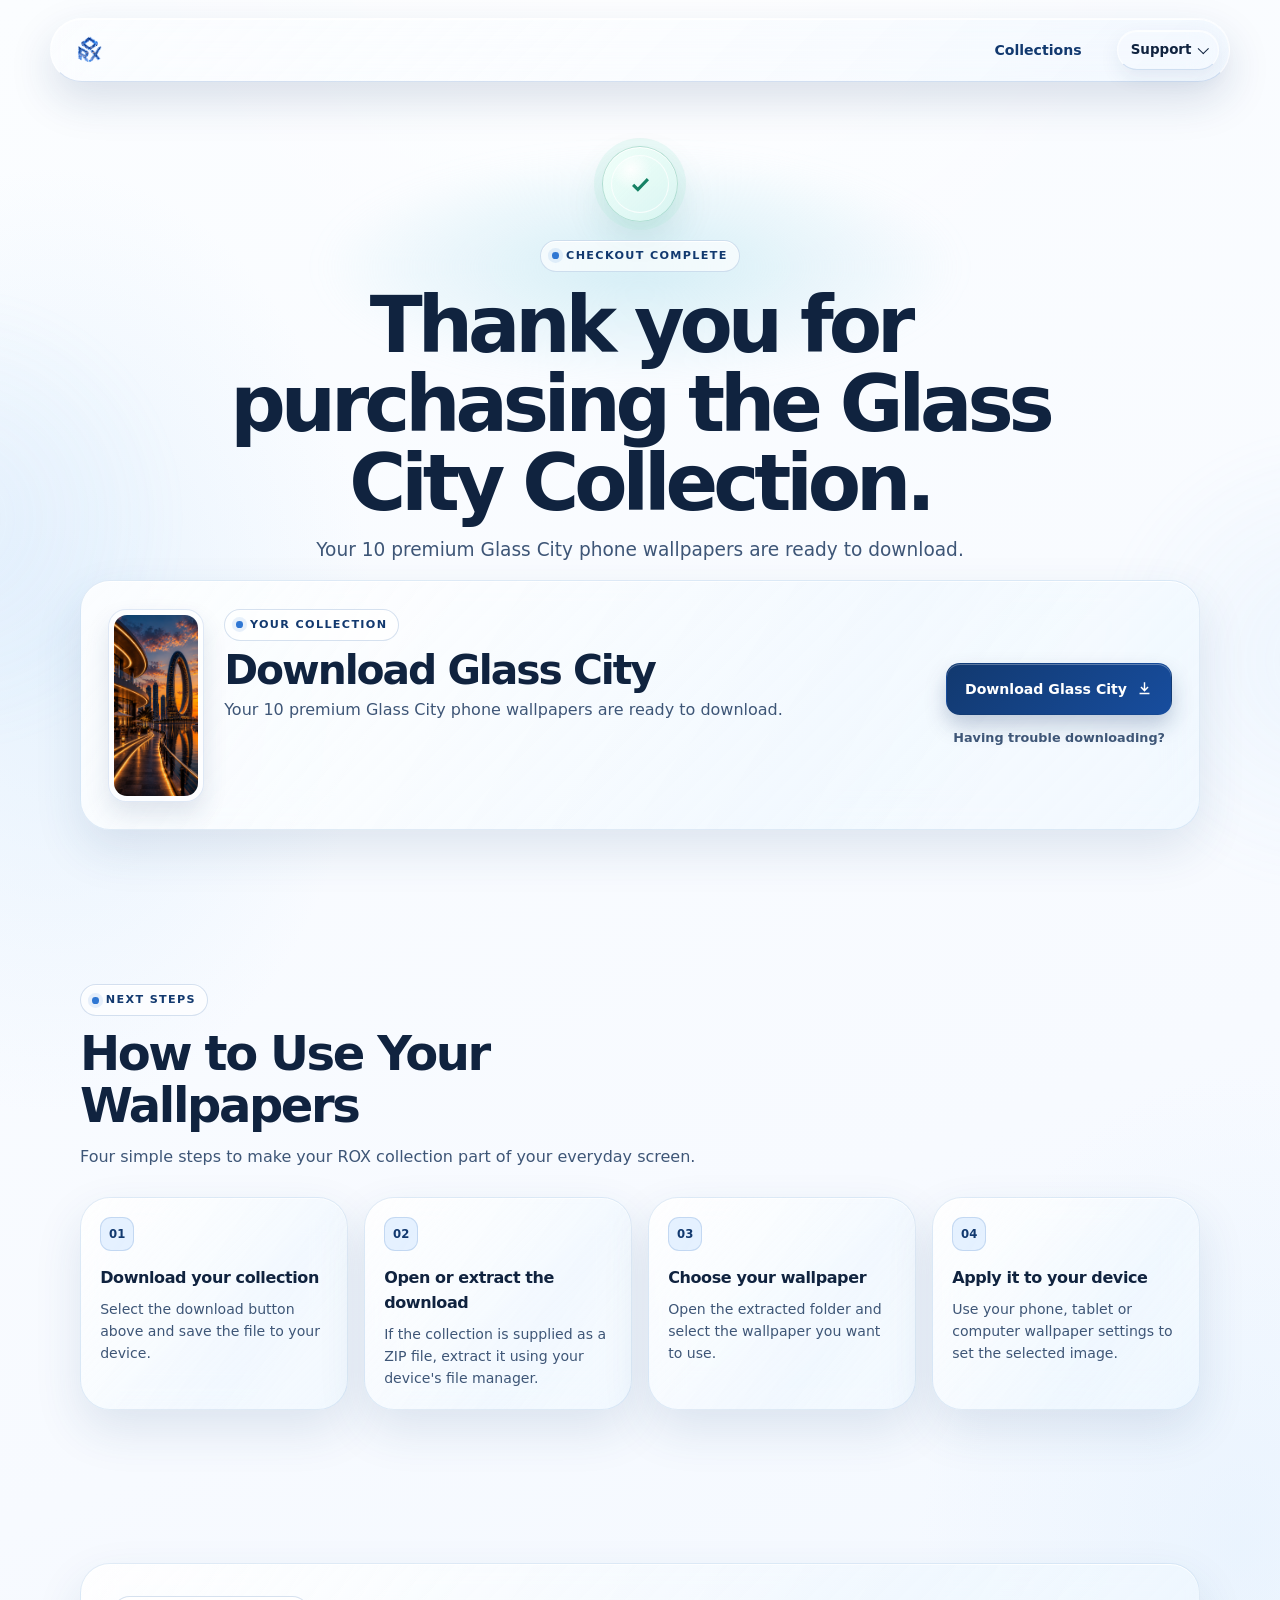
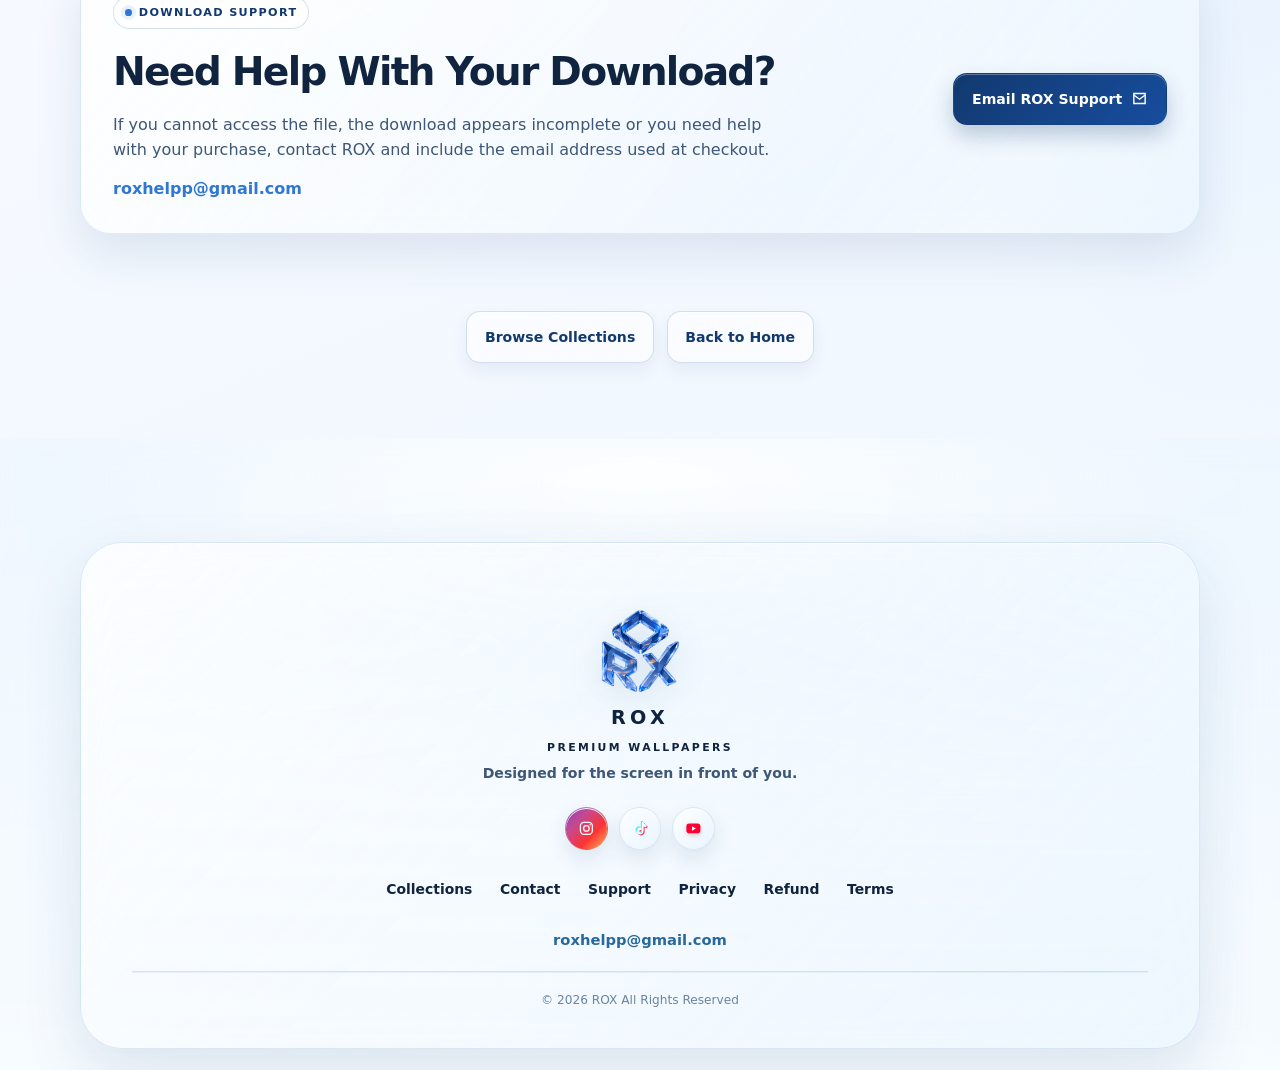
<file: success-glasscity.html>
<!DOCTYPE html>
<html lang="en">
<head>
  <meta charset="UTF-8">
  <meta name="viewport" content="width=device-width, initial-scale=1.0">
  <meta name="description" content="Download your ROX Glass City Collection.">
  <title>ROX | Glass City Download</title>
  <style>
    :root { --paper:#f5f8ff; --ice:rgba(255,255,255,.64); --ink:#10233f; --ink-soft:#3e5677; --quiet:#68809f; --navy:#12396f; --blue:#2f77d3; --line:rgba(46,94,162,.19); --line-bright:rgba(255,255,255,.9); --shadow:0 19px 44px rgba(20,54,105,.12); --ease:cubic-bezier(.2,.8,.2,1); }
    * { box-sizing:border-box; }
    html { scroll-behavior:smooth; }
    body { min-width:320px; margin:0; overflow-x:hidden; color:var(--ink); font-family:Inter,ui-sans-serif,system-ui,-apple-system,BlinkMacSystemFont,"Segoe UI",sans-serif; line-height:1.58; background:radial-gradient(circle at 8% 6%,rgba(168,216,255,.52),transparent 24rem),radial-gradient(circle at 93% 14%,rgba(201,199,255,.30),transparent 25rem),linear-gradient(150deg,#fff 0%,var(--paper) 50%,#eff6ff 100%); }
    body::before,body::after { position:fixed; z-index:-1; width:30rem; height:30rem; content:""; pointer-events:none; border-radius:50%; filter:blur(2px); }
    body::before { top:31%; left:-18rem; background:radial-gradient(circle,rgba(155,206,255,.23),transparent 68%); }
    body::after { right:-18rem; bottom:0; background:radial-gradient(circle,rgba(179,197,255,.22),transparent 67%); }
    a { color:inherit; text-decoration:none; }
    :focus-visible { outline:3px solid rgba(47,119,211,.56); outline-offset:4px; border-radius:12px; }
    .skip-link { position:fixed; z-index:100; top:10px; left:10px; padding:.7rem 1rem; color:#fff; background:var(--navy); border-radius:12px; transform:translateY(-160%); transition:transform .2s; }
    .skip-link:focus { transform:translateY(0); }
    .site-header { position:sticky; z-index:20; top:0; padding:18px 20px 0; pointer-events:none; }
    .nav-shell { display:flex; align-items:center; justify-content:space-between; width:min(1180px,100%); min-height:64px; gap:18px; padding:8px 10px 8px 19px; margin:auto; pointer-events:auto; background:rgba(255,255,255,.61); border:1px solid var(--line-bright); border-bottom-color:var(--line); border-radius:999px; box-shadow:0 10px 34px rgba(24,58,111,.09),inset 0 1px 0 rgba(255,255,255,.96); backdrop-filter:blur(17px) saturate(132%); -webkit-backdrop-filter:blur(17px) saturate(132%); transition:min-height .3s var(--ease),background .3s,box-shadow .3s; }
    .site-header.is-scrolled .nav-shell { min-height:57px; background:rgba(251,253,255,.8); border-color:rgba(50,96,159,.24); box-shadow:0 14px 38px rgba(22,53,103,.13),inset 0 1px 0 #fff; }
    .brand { padding:.45rem .35rem; color:var(--navy); font-size:1.02rem; font-weight:800; letter-spacing:.18em; }
    .nav-links { display:flex; align-items:center; gap:3px; padding:0; margin:0; list-style:none; }
    .nav-links a { display:block; min-height:40px; padding:.61rem .9rem; color:var(--ink-soft); font-size:.88rem; font-weight:700; border-radius:999px; transition:color .25s,background .25s,transform .25s; }
    .nav-links a:hover { color:var(--navy); background:rgba(255,255,255,.62); transform:translateY(-1px); }
    main { padding:0 20px; }
    .section { width:min(100%,1120px); padding:clamp(3.2rem,6vw,5.4rem) 0; margin:0 auto; }
    .hero { position:relative; display:grid; min-height:clamp(275px,35vw,400px); padding:clamp(2.6rem,5vw,4rem) 0 1rem; text-align:center; place-content:center; }
    .hero::before { position:absolute; top:14%; left:50%; z-index:-1; width:min(61vw,650px); height:230px; content:""; background:radial-gradient(ellipse,rgba(169,222,235,.48),rgba(255,255,255,0) 70%); filter:blur(12px); transform:translateX(-50%); }
    .hero-content { display:grid; justify-items:center; }
    .success-mark { position:relative; display:grid; width:76px; height:76px; margin-bottom:1.1rem; color:#168265; background:linear-gradient(135deg,rgba(239,255,249,.96),rgba(213,244,239,.82)); border:1px solid rgba(40,147,116,.27); border-radius:50%; box-shadow:0 18px 38px rgba(21,121,103,.14),0 0 0 8px rgba(198,239,231,.34),inset 0 1px 0 #fff; place-items:center; }
    .success-mark::before { position:absolute; inset:8px; content:""; background:radial-gradient(circle at 34% 24%,rgba(255,255,255,.92),transparent 36%); border:1px solid rgba(255,255,255,.75); border-radius:inherit; }
    .success-mark svg { position:relative; z-index:1; }
    .eyebrow { display:inline-flex; align-items:center; gap:.45rem; width:max-content; padding:.4rem .68rem; color:var(--navy); font-size:.7rem; font-weight:800; letter-spacing:.12em; text-transform:uppercase; background:rgba(255,255,255,.64); border:1px solid rgba(52,104,176,.2); border-radius:999px; box-shadow:inset 0 1px 0 #fff; }
    .eyebrow::before { width:.42rem; height:.42rem; content:""; background:var(--blue); border-radius:50%; box-shadow:0 0 0 4px rgba(47,119,211,.1); }
    .hero h1 { max-width:850px; margin:.85rem auto .75rem; font-size:clamp(2.35rem,6.1vw,4.85rem); line-height:1.02; letter-spacing:-.065em; }
    .hero p { max-width:650px; margin:0; color:var(--ink-soft); font-size:clamp(1rem,1.8vw,1.16rem); }
    .glass { position:relative; overflow:hidden; background:var(--ice); border:1px solid var(--line-bright); border-bottom-color:var(--line); box-shadow:var(--shadow),inset 0 1px 0 rgba(255,255,255,.93); backdrop-filter:blur(20px) saturate(135%); -webkit-backdrop-filter:blur(20px) saturate(135%); }
    .glass::after { position:absolute; inset:0; pointer-events:none; content:""; background:linear-gradient(122deg,rgba(255,255,255,.52),transparent 31%,rgba(174,211,255,.11) 66%,transparent 82%); border-radius:inherit; }
    .download-section { padding-top:0; }
    .download-panel { display:grid; grid-template-columns:minmax(0,1fr) auto; align-items:center; gap:clamp(1.3rem,4vw,3.3rem); padding:clamp(1rem,3vw,1.7rem); border-radius:29px; }
    .download-copy { position:relative; z-index:1; display:grid; grid-template-columns:auto 1fr; align-items:center; gap:0 1.25rem; }
    .glasscity-download-cover { grid-row:span 4; width:96px; padding:5px; margin:0; background:rgba(255,255,255,.54); border:1px solid rgba(73,122,192,.17); border-radius:18px; box-shadow:0 12px 25px rgba(22,54,104,.12); }
    .glasscity-download-cover img { display:block; width:100%; aspect-ratio:480/1038; object-fit:cover; border-radius:13px; }
    .download-copy .eyebrow { margin-bottom:.5rem; }
    .download-copy h2 { margin:0 0 .3rem; font-size:clamp(1.7rem,3.8vw,2.55rem); line-height:1.06; letter-spacing:-.05em; }
    .download-copy p { max-width:590px; margin:0; color:var(--ink-soft); }
    .download-area { position:relative; z-index:1; display:grid; justify-items:center; gap:.8rem; min-width:220px; }
    .button { display:inline-flex; align-items:center; justify-content:center; min-height:50px; gap:.58rem; padding:.86rem 1.1rem; font-size:.88rem; font-weight:780; border:1px solid transparent; border-radius:14px; transition:transform .25s var(--ease),box-shadow .25s var(--ease),background .25s; }
    .button:hover { transform:translateY(-3px); }
    .button-primary { color:#fff; background:linear-gradient(135deg,var(--navy),#174d9e); box-shadow:0 11px 21px rgba(8,42,99,.23),inset 0 1px 0 rgba(255,255,255,.3); }
    .button-primary:hover { box-shadow:0 16px 28px rgba(8,42,99,.29); }
    .trouble-link { color:var(--ink-soft); font-size:.8rem; font-weight:700; }
    .trouble-link:hover { color:var(--blue); }
    .section-heading { display:grid; gap:.75rem; max-width:690px; margin-bottom:1.7rem; }
    .section-heading h2 { margin:0; font-size:clamp(1.8rem,4.2vw,3rem); line-height:1.08; letter-spacing:-.05em; }
    .section-heading p { margin:0; color:var(--ink-soft); }
    .instructions-grid { display:grid; grid-template-columns:repeat(4,minmax(0,1fr)); gap:1rem; }
    .step-card { min-height:202px; padding:1.2rem; border-radius:22px; }
    .step-card > * { position:relative; z-index:1; }
    .step-number { display:grid; width:34px; height:34px; margin-bottom:.9rem; color:var(--navy); font-size:.73rem; font-weight:850; background:rgba(225,239,255,.84); border:1px solid rgba(48,105,184,.18); border-radius:11px; place-items:center; }
    .step-card h3 { margin:0 0 .45rem; font-size:1rem; letter-spacing:-.025em; }
    .step-card p { margin:0; color:var(--ink-soft); font-size:.88rem; }
    .support-panel { display:flex; align-items:center; justify-content:space-between; gap:2rem; padding:clamp(1.25rem,3vw,2rem); border-radius:26px; }
    .support-panel > * { position:relative; z-index:1; }
    .support-panel h2 { margin:.75rem 0 .55rem; font-size:clamp(1.55rem,3.5vw,2.45rem); letter-spacing:-.045em; }
    .support-panel p { max-width:680px; margin:0; color:var(--ink-soft); }
    .email-address { display:inline-block; margin-top:.85rem; color:var(--blue); font-weight:800; }
    .secondary-actions { display:flex; justify-content:center; gap:.8rem; padding-top:0; }
    .button-secondary { color:var(--navy); background:rgba(255,255,255,.6); border-color:rgba(54,102,174,.2); box-shadow:inset 0 1px 0 #fff,0 8px 18px rgba(25,58,110,.07); }
    .site-footer { width:min(1120px,calc(100% - 40px)); padding:2.1rem 1.2rem; margin:0 auto 24px; text-align:center; border-radius:28px; }
    .footer-brand { position:relative; z-index:1; color:var(--navy); font-size:1.05rem; font-weight:850; letter-spacing:.2em; }
    .footer-links { position:relative; z-index:1; display:flex; justify-content:center; flex-wrap:wrap; gap:.45rem .95rem; padding:0; margin:1.15rem 0; list-style:none; }
    .footer-links a,.footer-email { position:relative; z-index:1; color:var(--ink-soft); font-size:.86rem; font-weight:700; transition:color .2s; }
    .footer-links a:hover,.footer-email:hover { color:var(--blue); }
    .copyright { position:relative; z-index:1; margin:.9rem 0 0; color:var(--quiet); font-size:.8rem; }
    .js .reveal { opacity:0; filter:blur(7px); transform:translateY(20px); transition:opacity .75s var(--ease),transform .75s var(--ease),filter .75s var(--ease); }
    .js .reveal.is-visible { opacity:1; filter:none; transform:none; }
    .js .reveal:nth-child(2) { transition-delay:.07s; } .js .reveal:nth-child(3) { transition-delay:.14s; } .js .reveal:nth-child(4) { transition-delay:.21s; }
    @media (max-width:760px) { .site-header { padding:12px 12px 0; }.nav-shell { gap:6px; padding:7px 8px 7px 14px; }.brand { font-size:.9rem; }.nav-links a { padding:.56rem .55rem; font-size:.76rem; } main { padding:0 14px; }.hero { min-height:270px; }.download-panel { grid-template-columns:1fr; }.download-copy { grid-template-columns:auto 1fr; }.download-area { order:-1; justify-items:stretch; }.download-area .button { width:100%; }.instructions-grid { grid-template-columns:repeat(2,minmax(0,1fr)); }.support-panel { display:grid; gap:1.35rem; }.site-footer { width:calc(100% - 28px); } }
    @media (max-width:480px) { .download-copy { grid-template-columns:1fr; }.glasscity-download-cover { width:78px; margin-bottom:1rem; }.instructions-grid { grid-template-columns:1fr; }.secondary-actions { flex-direction:column; }.secondary-actions .button { width:100%; } }
    @media (prefers-reduced-motion:reduce) { html { scroll-behavior:auto; } *,*::before,*::after { transition-duration:.01ms!important; animation-duration:.01ms!important; animation-iteration-count:1!important; }.js .reveal { opacity:1; filter:none; transform:none; } }
  </style>
  <link rel="stylesheet" href="assets/css/rox-motion.css">
  <script src="assets/js/rox-motion.js" defer></script>
</head>
<body>
  <a class="skip-link" href="#main-content">Skip to content</a>
  <header class="site-header">
    <nav class="nav-shell" aria-label="Main navigation">
      <a class="brand" href="index.html" aria-label="ROX home">ROX</a>
      <ul class="nav-links"><li><a href="collections.html">Collections</a></li><li><a href="contact.html">Contact</a></li></ul>
    </nav>
  </header>

  <main id="main-content">
    <section class="section hero" aria-labelledby="page-title">
      <div class="hero-content">
        <span class="success-mark reveal" aria-hidden="true"><svg viewBox="0 0 24 24" width="37" height="37" fill="none" stroke="currentColor" stroke-width="2"><path d="m7.2 12.2 3.1 3.1 6.5-6.8"/></svg></span>
        <span class="eyebrow reveal">Checkout Complete</span>
        <h1 id="page-title" class="reveal">Thank you for purchasing the Glass City Collection.</h1>
        <p class="reveal">Your 10 premium Glass City phone wallpapers are ready to download.</p>
      </div>
    </section>

    <section class="section download-section" aria-labelledby="download-title">
      <article class="download-panel glass reveal">
        <div class="download-copy">
          <figure class="glasscity-download-cover"><img src="86D37BE9-D966-4042-B608-EF9773121786.PNG" alt="Glass City collection cover artwork" decoding="async"></figure>
          <span class="eyebrow">Your Collection</span>
          <h2 id="download-title">Download Glass City</h2>
          <p>Your 10 premium Glass City phone wallpapers are ready to download.</p>
        </div>
        <div class="download-area">
          <a id="collection-download-link" class="button button-primary" href="https://drive.google.com/uc?export=download&id=1hDdkHz4iuxUm582AOp45TH4dvNwxtZUz" target="_blank" rel="noopener noreferrer" aria-label="Download Glass City Collection">Download Glass City <svg aria-hidden="true" viewBox="0 0 24 24" width="17" height="17" fill="none" stroke="currentColor" stroke-width="2"><path d="M12 3v12M7 10l5 5 5-5"/><path d="M5 19h14"/></svg></a>
          <a class="trouble-link" href="mailto:roxhelpp@gmail.com">Having trouble downloading?</a>
        </div>
      </article>
    </section>

    <section class="section" aria-labelledby="instructions-title">
      <div class="section-heading reveal"><span class="eyebrow">Next steps</span><h2 id="instructions-title">How to Use Your Wallpapers</h2><p>Four simple steps to make your ROX collection part of your everyday screen.</p></div>
      <div class="instructions-grid">
        <article class="step-card glass reveal"><span class="step-number" aria-hidden="true">01</span><h3>Download your collection</h3><p>Select the download button above and save the file to your device.</p></article>
        <article class="step-card glass reveal"><span class="step-number" aria-hidden="true">02</span><h3>Open or extract the download</h3><p>If the collection is supplied as a ZIP file, extract it using your device's file manager.</p></article>
        <article class="step-card glass reveal"><span class="step-number" aria-hidden="true">03</span><h3>Choose your wallpaper</h3><p>Open the extracted folder and select the wallpaper you want to use.</p></article>
        <article class="step-card glass reveal"><span class="step-number" aria-hidden="true">04</span><h3>Apply it to your device</h3><p>Use your phone, tablet or computer wallpaper settings to set the selected image.</p></article>
      </div>
    </section>

    <section class="section" aria-labelledby="support-title">
      <article class="support-panel glass reveal"><div><span class="eyebrow">Download support</span><h2 id="support-title">Need Help With Your Download?</h2><p>If you cannot access the file, the download appears incomplete or you need help with your purchase, contact ROX and include the email address used at checkout.</p><a class="email-address" href="mailto:roxhelpp@gmail.com">roxhelpp@gmail.com</a></div><a class="button button-primary" href="mailto:roxhelpp@gmail.com">Email ROX Support <svg aria-hidden="true" viewBox="0 0 24 24" width="17" height="17" fill="none" stroke="currentColor" stroke-width="2"><path d="M4 5h16v14H4z"/><path d="m4 7 8 6 8-6"/></svg></a></article>
    </section>
    <section class="section secondary-actions reveal" aria-label="Continue exploring ROX"><a class="button button-secondary" href="collections.html">Browse Collections</a><a class="button button-secondary" href="index.html">Back to Home</a></section>
  </main>

  <footer class="site-footer glass">
    <div class="footer-brand reveal">ROX</div>
    <nav aria-label="Footer navigation" class="reveal"><ul class="footer-links"><li><a href="collections.html">Collections</a></li><li><a href="contact.html">Contact</a></li><li><a href="support.html">Support</a></li><li><a href="privacy.html">Privacy</a></li><li><a href="refund.html">Refund</a></li><li><a href="terms.html">Terms</a></li></ul></nav>
    <a class="footer-email reveal" href="mailto:roxhelpp@gmail.com">roxhelpp@gmail.com</a>
    <p class="copyright">&copy; 2026 ROX All Rights Reserved</p>
  </footer>

  <script>
    document.documentElement.classList.add('js');
    const header = document.querySelector('.site-header');
    const setHeaderState = () => header.classList.toggle('is-scrolled', window.scrollY > 12);
    setHeaderState(); window.addEventListener('scroll', setHeaderState, { passive:true });
    if ('IntersectionObserver' in window) {
      const observer = new IntersectionObserver((entries, instance) => { entries.forEach(entry => { if (entry.isIntersecting) { entry.target.classList.add('is-visible'); instance.unobserve(entry.target); } }); }, { threshold:.12, rootMargin:'0px 0px -26px' });
      document.querySelectorAll('.reveal').forEach(element => observer.observe(element));
    } else { document.querySelectorAll('.reveal').forEach(element => element.classList.add('is-visible')); }
  </script>
</body>
</html>
</file>
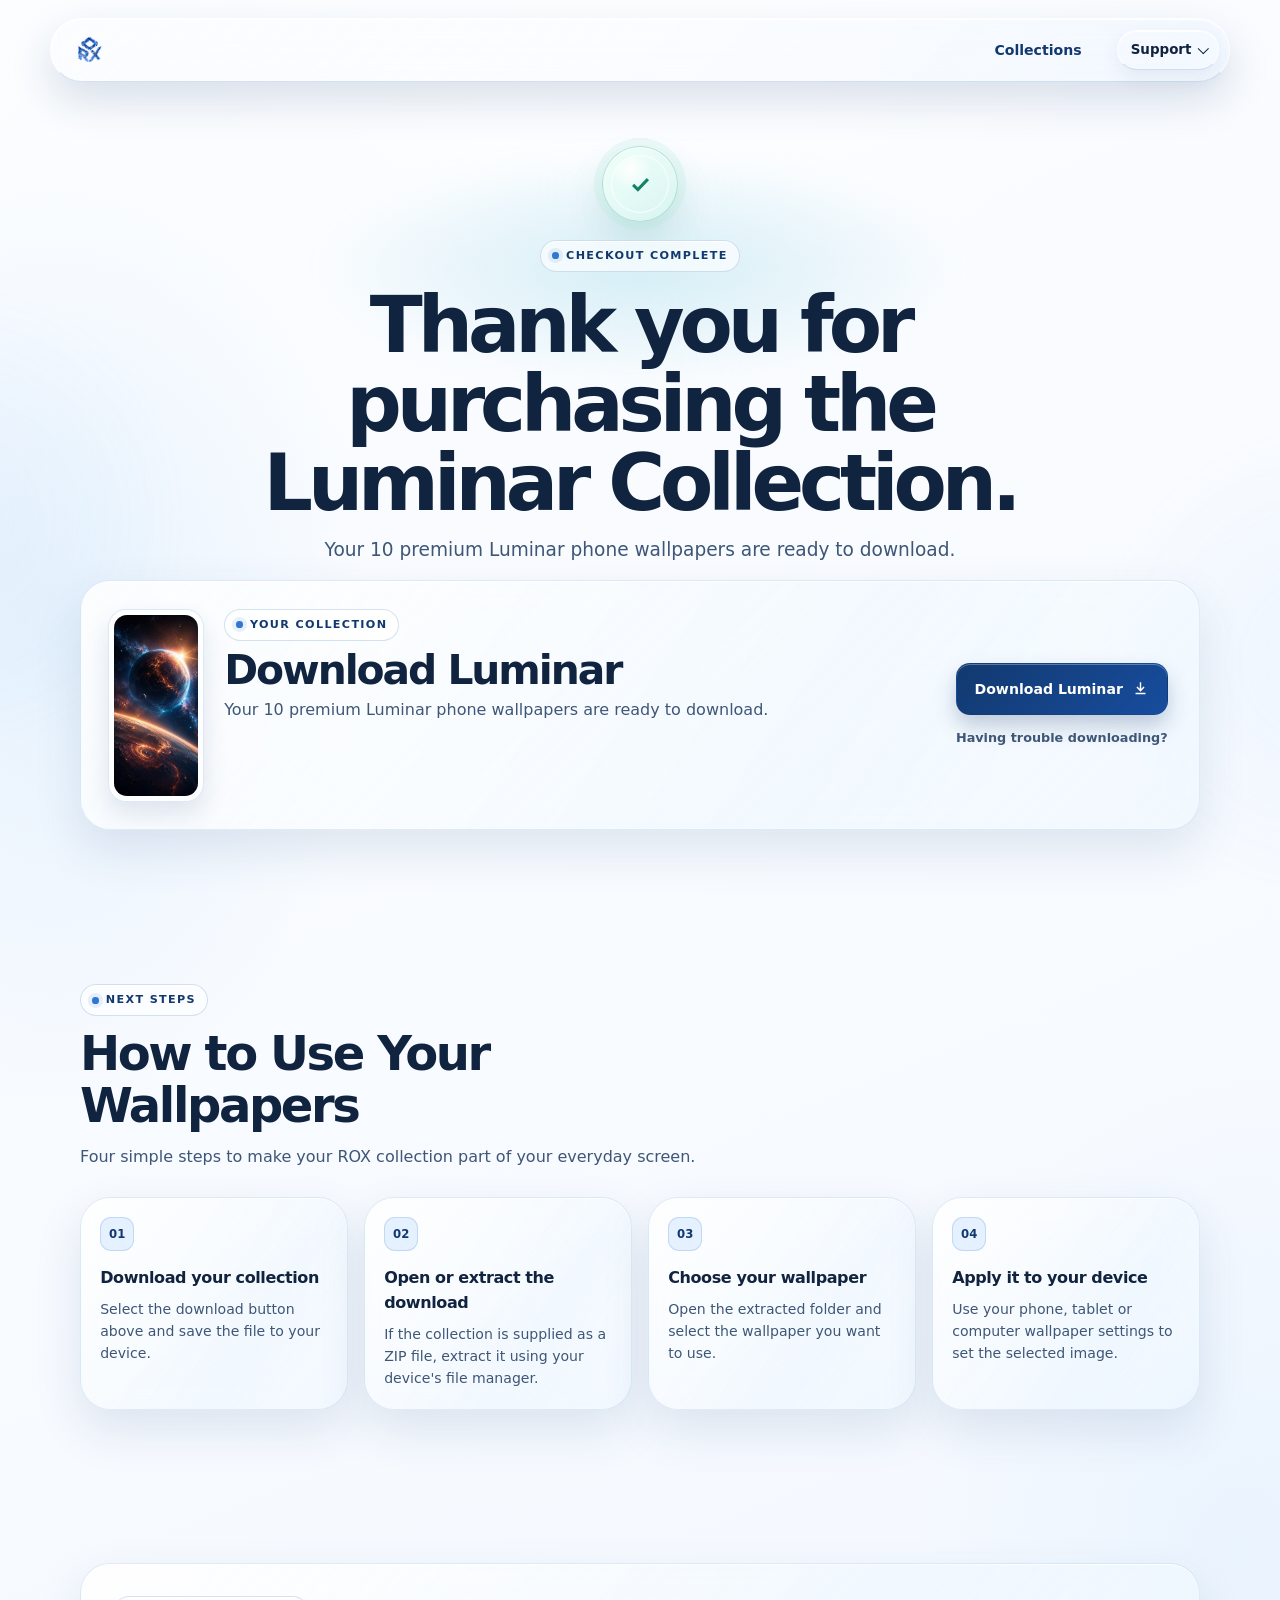
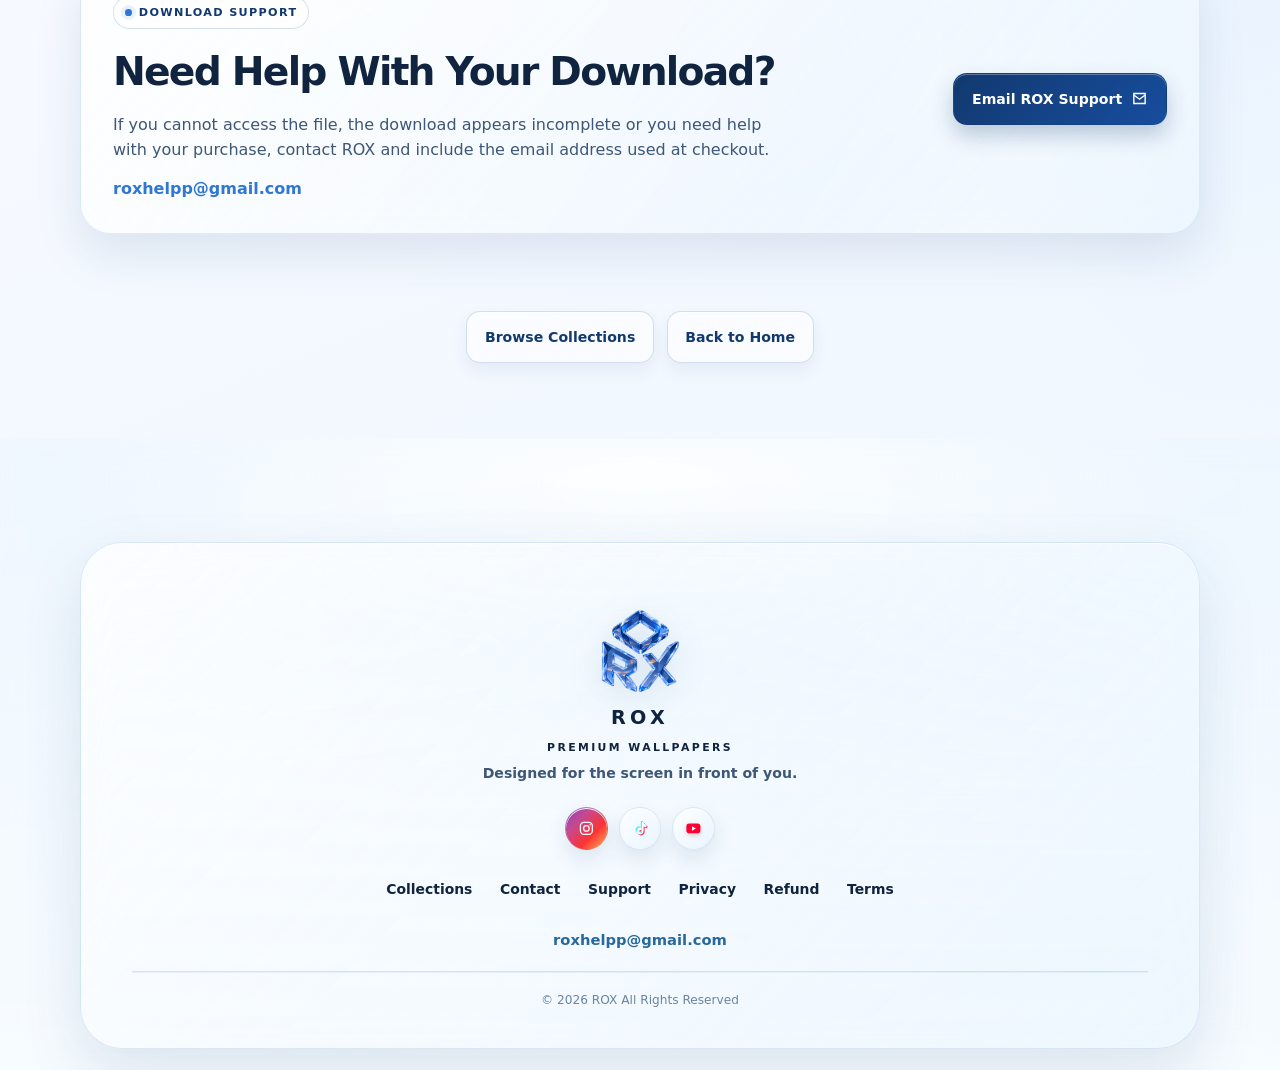
<file: success-luminar.html>
<!DOCTYPE html>
<html lang="en">
<head>
  <meta charset="UTF-8">
  <meta name="viewport" content="width=device-width, initial-scale=1.0">
  <meta name="description" content="Download your ROX Luminar Collection.">
  <title>ROX | Luminar Download</title>
  <style>
    :root { --paper:#f5f8ff; --ice:rgba(255,255,255,.64); --ink:#10233f; --ink-soft:#3e5677; --quiet:#68809f; --navy:#12396f; --blue:#2f77d3; --line:rgba(46,94,162,.19); --line-bright:rgba(255,255,255,.9); --shadow:0 19px 44px rgba(20,54,105,.12); --ease:cubic-bezier(.2,.8,.2,1); }
    * { box-sizing:border-box; }
    html { scroll-behavior:smooth; }
    body { min-width:320px; margin:0; overflow-x:hidden; color:var(--ink); font-family:Inter,ui-sans-serif,system-ui,-apple-system,BlinkMacSystemFont,"Segoe UI",sans-serif; line-height:1.58; background:radial-gradient(circle at 8% 6%,rgba(168,216,255,.52),transparent 24rem),radial-gradient(circle at 93% 14%,rgba(201,199,255,.30),transparent 25rem),linear-gradient(150deg,#fff 0%,var(--paper) 50%,#eff6ff 100%); }
    body::before,body::after { position:fixed; z-index:-1; width:30rem; height:30rem; content:""; pointer-events:none; border-radius:50%; filter:blur(2px); }
    body::before { top:31%; left:-18rem; background:radial-gradient(circle,rgba(155,206,255,.23),transparent 68%); }
    body::after { right:-18rem; bottom:0; background:radial-gradient(circle,rgba(179,197,255,.22),transparent 67%); }
    a { color:inherit; text-decoration:none; }
    :focus-visible { outline:3px solid rgba(47,119,211,.56); outline-offset:4px; border-radius:12px; }
    .skip-link { position:fixed; z-index:100; top:10px; left:10px; padding:.7rem 1rem; color:#fff; background:var(--navy); border-radius:12px; transform:translateY(-160%); transition:transform .2s; }
    .skip-link:focus { transform:translateY(0); }
    .site-header { position:sticky; z-index:20; top:0; padding:18px 20px 0; pointer-events:none; }
    .nav-shell { display:flex; align-items:center; justify-content:space-between; width:min(1180px,100%); min-height:64px; gap:18px; padding:8px 10px 8px 19px; margin:auto; pointer-events:auto; background:rgba(255,255,255,.61); border:1px solid var(--line-bright); border-bottom-color:var(--line); border-radius:999px; box-shadow:0 10px 34px rgba(24,58,111,.09),inset 0 1px 0 rgba(255,255,255,.96); backdrop-filter:blur(17px) saturate(132%); -webkit-backdrop-filter:blur(17px) saturate(132%); transition:min-height .3s var(--ease),background .3s,box-shadow .3s; }
    .site-header.is-scrolled .nav-shell { min-height:57px; background:rgba(251,253,255,.8); border-color:rgba(50,96,159,.24); box-shadow:0 14px 38px rgba(22,53,103,.13),inset 0 1px 0 #fff; }
    .brand { padding:.45rem .35rem; color:var(--navy); font-size:1.02rem; font-weight:800; letter-spacing:.18em; }
    .nav-links { display:flex; align-items:center; gap:3px; padding:0; margin:0; list-style:none; }
    .nav-links a { display:block; min-height:40px; padding:.61rem .9rem; color:var(--ink-soft); font-size:.88rem; font-weight:700; border-radius:999px; transition:color .25s,background .25s,transform .25s; }
    .nav-links a:hover { color:var(--navy); background:rgba(255,255,255,.62); transform:translateY(-1px); }
    main { padding:0 20px; }
    .section { width:min(100%,1120px); padding:clamp(3.2rem,6vw,5.4rem) 0; margin:0 auto; }
    .hero { position:relative; display:grid; min-height:clamp(275px,35vw,400px); padding:clamp(2.6rem,5vw,4rem) 0 1rem; text-align:center; place-content:center; }
    .hero::before { position:absolute; top:14%; left:50%; z-index:-1; width:min(61vw,650px); height:230px; content:""; background:radial-gradient(ellipse,rgba(169,222,235,.48),rgba(255,255,255,0) 70%); filter:blur(12px); transform:translateX(-50%); }
    .hero-content { display:grid; justify-items:center; }
    .success-mark { position:relative; display:grid; width:76px; height:76px; margin-bottom:1.1rem; color:#168265; background:linear-gradient(135deg,rgba(239,255,249,.96),rgba(213,244,239,.82)); border:1px solid rgba(40,147,116,.27); border-radius:50%; box-shadow:0 18px 38px rgba(21,121,103,.14),0 0 0 8px rgba(198,239,231,.34),inset 0 1px 0 #fff; place-items:center; }
    .success-mark::before { position:absolute; inset:8px; content:""; background:radial-gradient(circle at 34% 24%,rgba(255,255,255,.92),transparent 36%); border:1px solid rgba(255,255,255,.75); border-radius:inherit; }
    .success-mark svg { position:relative; z-index:1; }
    .eyebrow { display:inline-flex; align-items:center; gap:.45rem; width:max-content; padding:.4rem .68rem; color:var(--navy); font-size:.7rem; font-weight:800; letter-spacing:.12em; text-transform:uppercase; background:rgba(255,255,255,.64); border:1px solid rgba(52,104,176,.2); border-radius:999px; box-shadow:inset 0 1px 0 #fff; }
    .eyebrow::before { width:.42rem; height:.42rem; content:""; background:var(--blue); border-radius:50%; box-shadow:0 0 0 4px rgba(47,119,211,.1); }
    .hero h1 { max-width:850px; margin:.85rem auto .75rem; font-size:clamp(2.35rem,6.1vw,4.85rem); line-height:1.02; letter-spacing:-.065em; }
    .hero p { max-width:650px; margin:0; color:var(--ink-soft); font-size:clamp(1rem,1.8vw,1.16rem); }
    .glass { position:relative; overflow:hidden; background:var(--ice); border:1px solid var(--line-bright); border-bottom-color:var(--line); box-shadow:var(--shadow),inset 0 1px 0 rgba(255,255,255,.93); backdrop-filter:blur(20px) saturate(135%); -webkit-backdrop-filter:blur(20px) saturate(135%); }
    .glass::after { position:absolute; inset:0; pointer-events:none; content:""; background:linear-gradient(122deg,rgba(255,255,255,.52),transparent 31%,rgba(174,211,255,.11) 66%,transparent 82%); border-radius:inherit; }
    .download-section { padding-top:0; }
    .download-panel { display:grid; grid-template-columns:minmax(0,1fr) auto; align-items:center; gap:clamp(1.3rem,4vw,3.3rem); padding:clamp(1rem,3vw,1.7rem); border-radius:29px; }
    .download-copy { position:relative; z-index:1; display:grid; grid-template-columns:auto 1fr; align-items:center; gap:0 1.25rem; }
    .luminar-download-cover { grid-row:span 4; width:96px; padding:5px; margin:0; background:rgba(255,255,255,.54); border:1px solid rgba(73,122,192,.17); border-radius:18px; box-shadow:0 12px 25px rgba(22,54,104,.12); }
    .luminar-download-cover img { display:block; width:100%; aspect-ratio:480/1038; object-fit:cover; border-radius:13px; }
    .download-copy .eyebrow { margin-bottom:.5rem; }
    .download-copy h2 { margin:0 0 .3rem; font-size:clamp(1.7rem,3.8vw,2.55rem); line-height:1.06; letter-spacing:-.05em; }
    .download-copy p { max-width:590px; margin:0; color:var(--ink-soft); }
    .download-area { position:relative; z-index:1; display:grid; justify-items:center; gap:.8rem; min-width:220px; }
    .button { display:inline-flex; align-items:center; justify-content:center; min-height:50px; gap:.58rem; padding:.86rem 1.1rem; font-size:.88rem; font-weight:780; border:1px solid transparent; border-radius:14px; transition:transform .25s var(--ease),box-shadow .25s var(--ease),background .25s; }
    .button:hover { transform:translateY(-3px); }
    .button-primary { color:#fff; background:linear-gradient(135deg,var(--navy),#174d9e); box-shadow:0 11px 21px rgba(8,42,99,.23),inset 0 1px 0 rgba(255,255,255,.3); }
    .button-primary:hover { box-shadow:0 16px 28px rgba(8,42,99,.29); }
    .trouble-link { color:var(--ink-soft); font-size:.8rem; font-weight:700; }
    .trouble-link:hover { color:var(--blue); }
    .section-heading { display:grid; gap:.75rem; max-width:690px; margin-bottom:1.7rem; }
    .section-heading h2 { margin:0; font-size:clamp(1.8rem,4.2vw,3rem); line-height:1.08; letter-spacing:-.05em; }
    .section-heading p { margin:0; color:var(--ink-soft); }
    .instructions-grid { display:grid; grid-template-columns:repeat(4,minmax(0,1fr)); gap:1rem; }
    .step-card { min-height:202px; padding:1.2rem; border-radius:22px; }
    .step-card > * { position:relative; z-index:1; }
    .step-number { display:grid; width:34px; height:34px; margin-bottom:.9rem; color:var(--navy); font-size:.73rem; font-weight:850; background:rgba(225,239,255,.84); border:1px solid rgba(48,105,184,.18); border-radius:11px; place-items:center; }
    .step-card h3 { margin:0 0 .45rem; font-size:1rem; letter-spacing:-.025em; }
    .step-card p { margin:0; color:var(--ink-soft); font-size:.88rem; }
    .support-panel { display:flex; align-items:center; justify-content:space-between; gap:2rem; padding:clamp(1.25rem,3vw,2rem); border-radius:26px; }
    .support-panel > * { position:relative; z-index:1; }
    .support-panel h2 { margin:.75rem 0 .55rem; font-size:clamp(1.55rem,3.5vw,2.45rem); letter-spacing:-.045em; }
    .support-panel p { max-width:680px; margin:0; color:var(--ink-soft); }
    .email-address { display:inline-block; margin-top:.85rem; color:var(--blue); font-weight:800; }
    .secondary-actions { display:flex; justify-content:center; gap:.8rem; padding-top:0; }
    .button-secondary { color:var(--navy); background:rgba(255,255,255,.6); border-color:rgba(54,102,174,.2); box-shadow:inset 0 1px 0 #fff,0 8px 18px rgba(25,58,110,.07); }
    .site-footer { width:min(1120px,calc(100% - 40px)); padding:2.1rem 1.2rem; margin:0 auto 24px; text-align:center; border-radius:28px; }
    .footer-brand { position:relative; z-index:1; color:var(--navy); font-size:1.05rem; font-weight:850; letter-spacing:.2em; }
    .footer-links { position:relative; z-index:1; display:flex; justify-content:center; flex-wrap:wrap; gap:.45rem .95rem; padding:0; margin:1.15rem 0; list-style:none; }
    .footer-links a,.footer-email { position:relative; z-index:1; color:var(--ink-soft); font-size:.86rem; font-weight:700; transition:color .2s; }
    .footer-links a:hover,.footer-email:hover { color:var(--blue); }
    .copyright { position:relative; z-index:1; margin:.9rem 0 0; color:var(--quiet); font-size:.8rem; }
    .js .reveal { opacity:0; filter:blur(7px); transform:translateY(20px); transition:opacity .75s var(--ease),transform .75s var(--ease),filter .75s var(--ease); }
    .js .reveal.is-visible { opacity:1; filter:none; transform:none; }
    .js .reveal:nth-child(2) { transition-delay:.07s; } .js .reveal:nth-child(3) { transition-delay:.14s; } .js .reveal:nth-child(4) { transition-delay:.21s; }
    @media (max-width:760px) { .site-header { padding:12px 12px 0; }.nav-shell { gap:6px; padding:7px 8px 7px 14px; }.brand { font-size:.9rem; }.nav-links a { padding:.56rem .55rem; font-size:.76rem; } main { padding:0 14px; }.hero { min-height:270px; }.download-panel { grid-template-columns:1fr; }.download-copy { grid-template-columns:auto 1fr; }.download-area { order:-1; justify-items:stretch; }.download-area .button { width:100%; }.instructions-grid { grid-template-columns:repeat(2,minmax(0,1fr)); }.support-panel { display:grid; gap:1.35rem; }.site-footer { width:calc(100% - 28px); } }
    @media (max-width:480px) { .download-copy { grid-template-columns:1fr; }.luminar-download-cover { width:78px; margin-bottom:1rem; }.instructions-grid { grid-template-columns:1fr; }.secondary-actions { flex-direction:column; }.secondary-actions .button { width:100%; } }
    @media (prefers-reduced-motion:reduce) { html { scroll-behavior:auto; } *,*::before,*::after { transition-duration:.01ms!important; animation-duration:.01ms!important; animation-iteration-count:1!important; }.js .reveal { opacity:1; filter:none; transform:none; } }
  </style>
  <link rel="stylesheet" href="assets/css/rox-motion.css">
  <script src="assets/js/rox-motion.js" defer></script>
</head>
<body>
  <a class="skip-link" href="#main-content">Skip to content</a>
  <header class="site-header">
    <nav class="nav-shell" aria-label="Main navigation">
      <a class="brand" href="index.html" aria-label="ROX home">ROX</a>
      <ul class="nav-links"><li><a href="collections.html">Collections</a></li><li><a href="contact.html">Contact</a></li></ul>
    </nav>
  </header>

  <main id="main-content">
    <section class="section hero" aria-labelledby="page-title">
      <div class="hero-content">
        <span class="success-mark reveal" aria-hidden="true"><svg viewBox="0 0 24 24" width="37" height="37" fill="none" stroke="currentColor" stroke-width="2"><path d="m7.2 12.2 3.1 3.1 6.5-6.8"/></svg></span>
        <span class="eyebrow reveal">Checkout Complete</span>
        <h1 id="page-title" class="reveal">Thank you for purchasing the Luminar Collection.</h1>
        <p class="reveal">Your 10 premium Luminar phone wallpapers are ready to download.</p>
      </div>
    </section>

    <section class="section download-section" aria-labelledby="download-title">
      <article class="download-panel glass reveal">
        <div class="download-copy">
          <figure class="luminar-download-cover"><img src="assets/images/luminar/featured/rox-luminar-featured.webp" alt="Luminar collection cover artwork" decoding="async"></figure>
          <span class="eyebrow">Your Collection</span>
          <h2 id="download-title">Download Luminar</h2>
          <p>Your 10 premium Luminar phone wallpapers are ready to download.</p>
        </div>
        <div class="download-area">
          <a id="collection-download-link" class="button button-primary" href="https://drive.google.com/uc?export=download&id=1QDons_sVRuIumObcC7itAeq8ns0DmZTs" target="_blank" rel="noopener noreferrer" aria-label="Download Luminar Collection">Download Luminar <svg aria-hidden="true" viewBox="0 0 24 24" width="17" height="17" fill="none" stroke="currentColor" stroke-width="2"><path d="M12 3v12M7 10l5 5 5-5"/><path d="M5 19h14"/></svg></a>
          <a class="trouble-link" href="mailto:roxhelpp@gmail.com">Having trouble downloading?</a>
        </div>
      </article>
    </section>

    <section class="section" aria-labelledby="instructions-title">
      <div class="section-heading reveal"><span class="eyebrow">Next steps</span><h2 id="instructions-title">How to Use Your Wallpapers</h2><p>Four simple steps to make your ROX collection part of your everyday screen.</p></div>
      <div class="instructions-grid">
        <article class="step-card glass reveal"><span class="step-number" aria-hidden="true">01</span><h3>Download your collection</h3><p>Select the download button above and save the file to your device.</p></article>
        <article class="step-card glass reveal"><span class="step-number" aria-hidden="true">02</span><h3>Open or extract the download</h3><p>If the collection is supplied as a ZIP file, extract it using your device's file manager.</p></article>
        <article class="step-card glass reveal"><span class="step-number" aria-hidden="true">03</span><h3>Choose your wallpaper</h3><p>Open the extracted folder and select the wallpaper you want to use.</p></article>
        <article class="step-card glass reveal"><span class="step-number" aria-hidden="true">04</span><h3>Apply it to your device</h3><p>Use your phone, tablet or computer wallpaper settings to set the selected image.</p></article>
      </div>
    </section>

    <section class="section" aria-labelledby="support-title">
      <article class="support-panel glass reveal"><div><span class="eyebrow">Download support</span><h2 id="support-title">Need Help With Your Download?</h2><p>If you cannot access the file, the download appears incomplete or you need help with your purchase, contact ROX and include the email address used at checkout.</p><a class="email-address" href="mailto:roxhelpp@gmail.com">roxhelpp@gmail.com</a></div><a class="button button-primary" href="mailto:roxhelpp@gmail.com">Email ROX Support <svg aria-hidden="true" viewBox="0 0 24 24" width="17" height="17" fill="none" stroke="currentColor" stroke-width="2"><path d="M4 5h16v14H4z"/><path d="m4 7 8 6 8-6"/></svg></a></article>
    </section>
    <section class="section secondary-actions reveal" aria-label="Continue exploring ROX"><a class="button button-secondary" href="collections.html">Browse Collections</a><a class="button button-secondary" href="index.html">Back to Home</a></section>
  </main>

  <footer class="site-footer glass">
    <div class="footer-brand reveal">ROX</div>
    <nav aria-label="Footer navigation" class="reveal"><ul class="footer-links"><li><a href="collections.html">Collections</a></li><li><a href="contact.html">Contact</a></li><li><a href="support.html">Support</a></li><li><a href="privacy.html">Privacy</a></li><li><a href="refund.html">Refund</a></li><li><a href="terms.html">Terms</a></li></ul></nav>
    <a class="footer-email reveal" href="mailto:roxhelpp@gmail.com">roxhelpp@gmail.com</a>
    <p class="copyright">&copy; 2026 ROX All Rights Reserved</p>
  </footer>

  <script>
    document.documentElement.classList.add('js');
    const header = document.querySelector('.site-header');
    const setHeaderState = () => header.classList.toggle('is-scrolled', window.scrollY > 12);
    setHeaderState(); window.addEventListener('scroll', setHeaderState, { passive:true });
    if ('IntersectionObserver' in window) {
      const observer = new IntersectionObserver((entries, instance) => { entries.forEach(entry => { if (entry.isIntersecting) { entry.target.classList.add('is-visible'); instance.unobserve(entry.target); } }); }, { threshold:.12, rootMargin:'0px 0px -26px' });
      document.querySelectorAll('.reveal').forEach(element => observer.observe(element));
    } else { document.querySelectorAll('.reveal').forEach(element => element.classList.add('is-visible')); }
  </script>
</body>
</html>
</file>
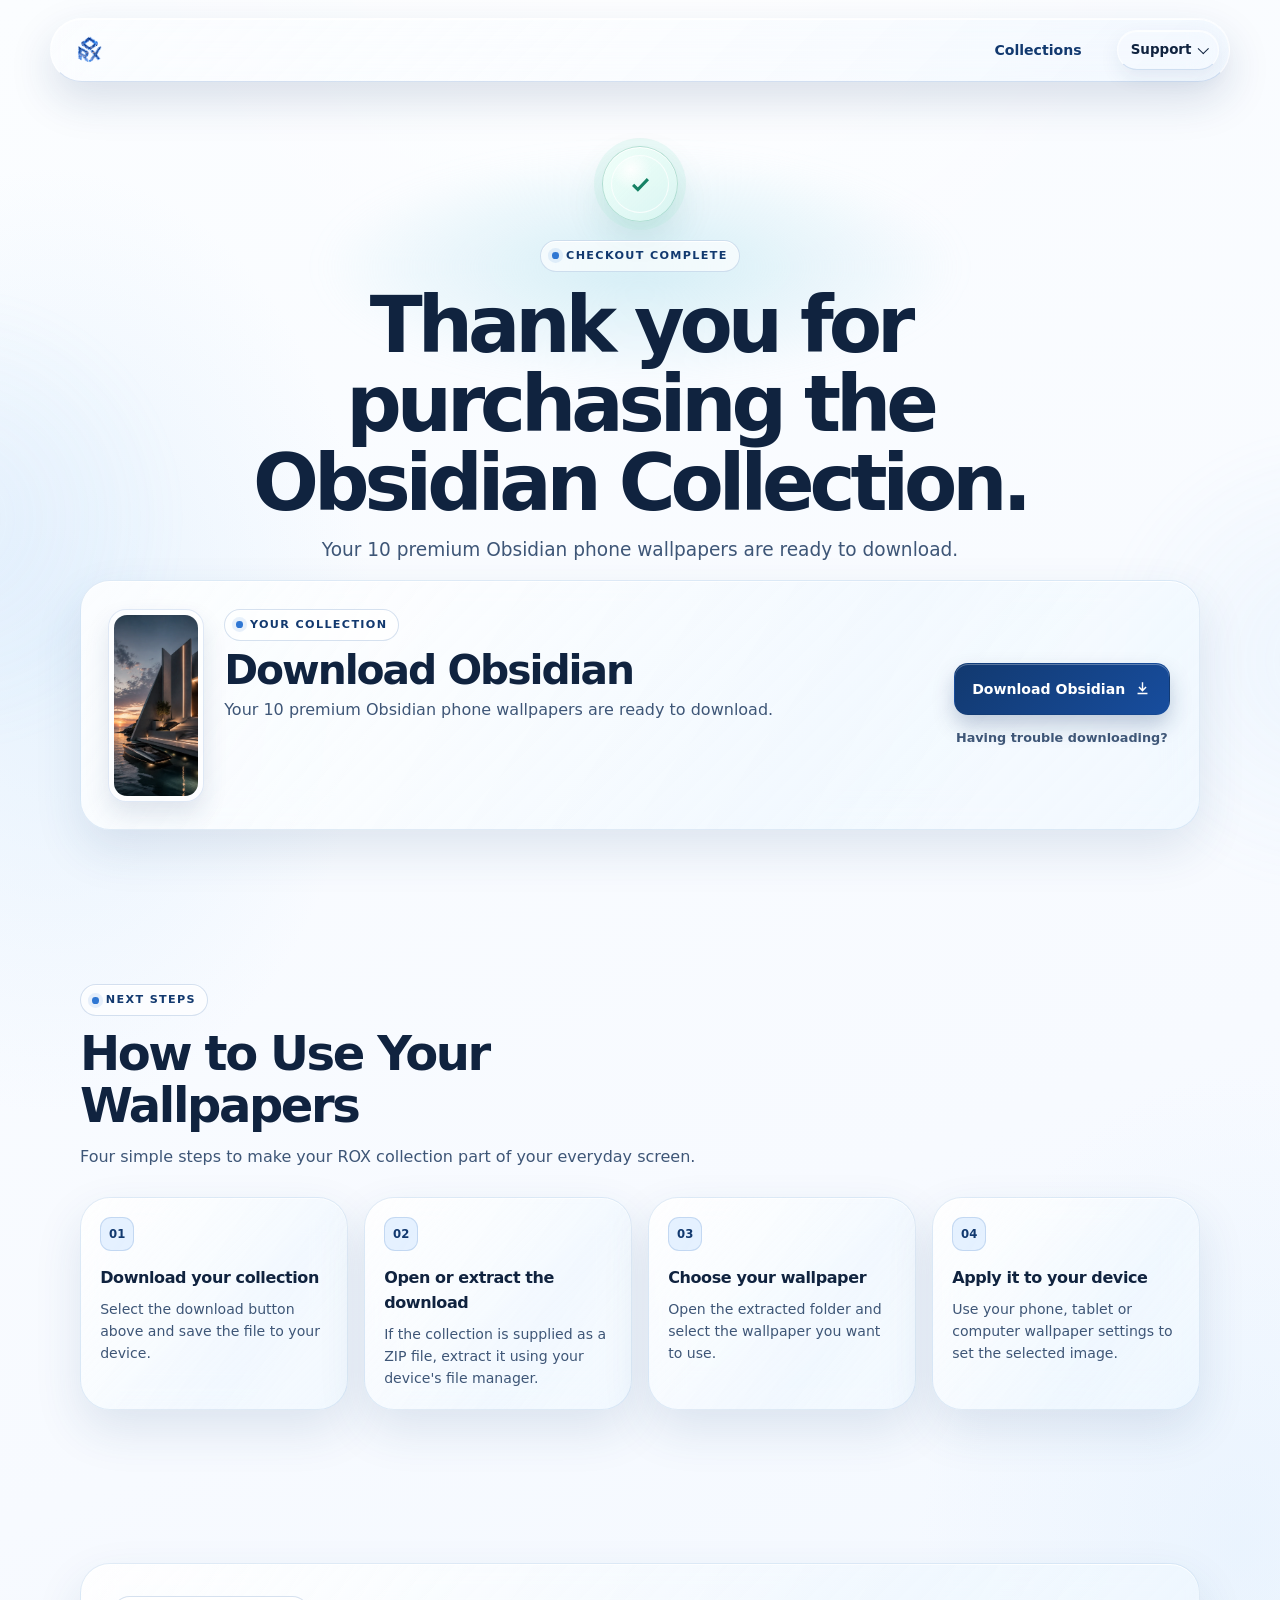
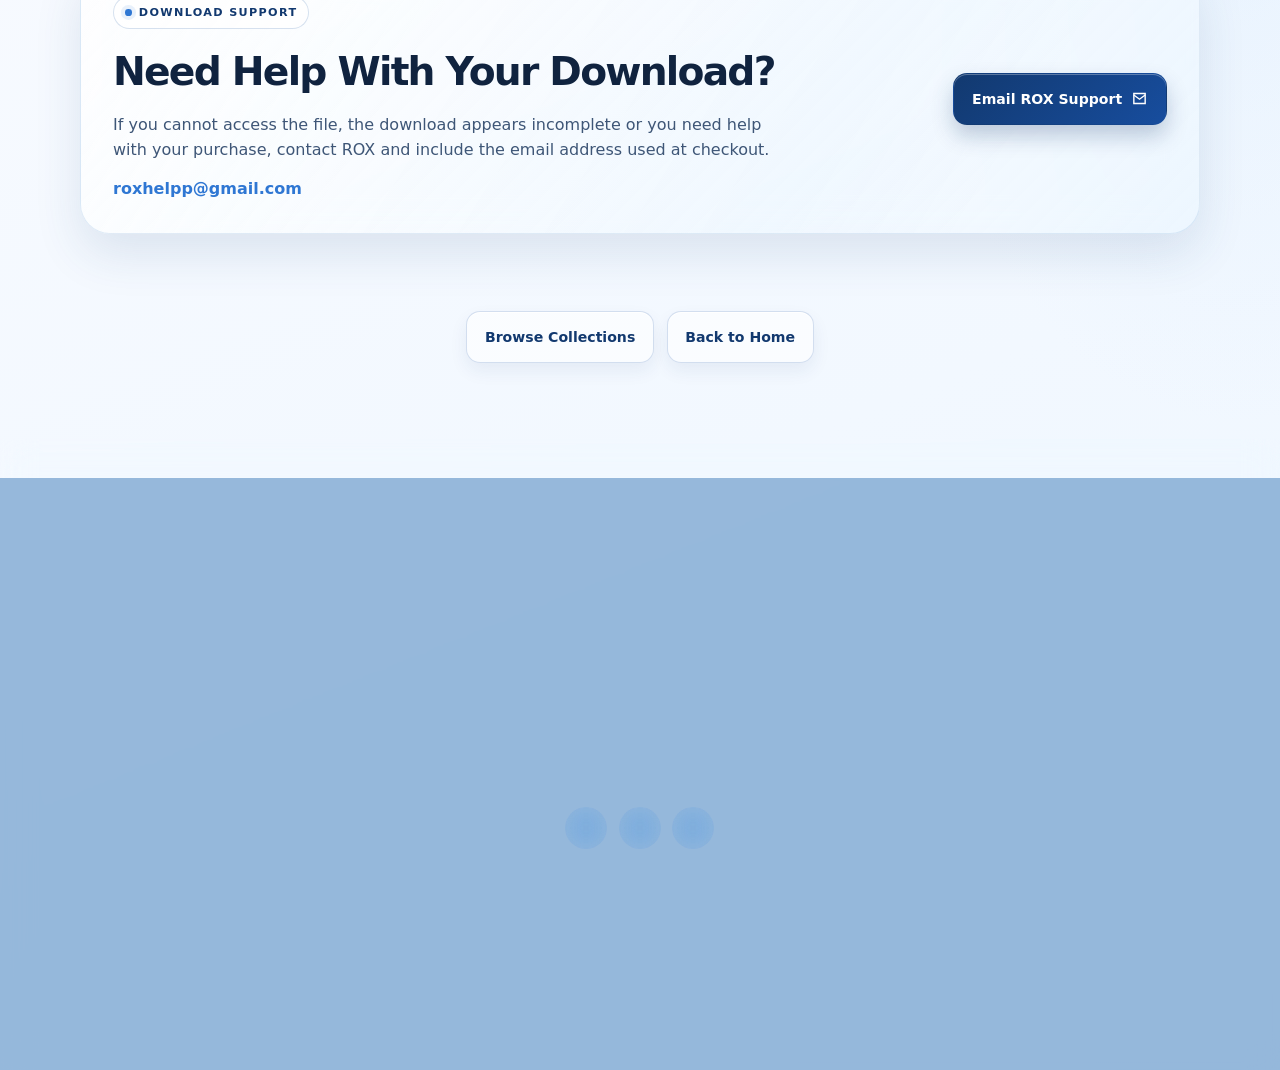
<file: success-obsidian.html>
<!DOCTYPE html>
<html lang="en">
<head>
  <meta charset="UTF-8">
  <meta name="viewport" content="width=device-width, initial-scale=1.0">
  <meta name="description" content="Download your ROX Obsidian Collection.">
  <title>ROX | Obsidian Download</title>
  <style>
    :root { --paper:#f5f8ff; --ice:rgba(255,255,255,.64); --ink:#10233f; --ink-soft:#3e5677; --quiet:#68809f; --navy:#12396f; --blue:#2f77d3; --line:rgba(46,94,162,.19); --line-bright:rgba(255,255,255,.9); --shadow:0 19px 44px rgba(20,54,105,.12); --ease:cubic-bezier(.2,.8,.2,1); }
    * { box-sizing:border-box; }
    html { scroll-behavior:smooth; }
    body { min-width:320px; margin:0; overflow-x:hidden; color:var(--ink); font-family:Inter,ui-sans-serif,system-ui,-apple-system,BlinkMacSystemFont,"Segoe UI",sans-serif; line-height:1.58; background:radial-gradient(circle at 8% 6%,rgba(168,216,255,.52),transparent 24rem),radial-gradient(circle at 93% 14%,rgba(201,199,255,.30),transparent 25rem),linear-gradient(150deg,#fff 0%,var(--paper) 50%,#eff6ff 100%); }
    body::before,body::after { position:fixed; z-index:-1; width:30rem; height:30rem; content:""; pointer-events:none; border-radius:50%; filter:blur(2px); }
    body::before { top:31%; left:-18rem; background:radial-gradient(circle,rgba(155,206,255,.23),transparent 68%); }
    body::after { right:-18rem; bottom:0; background:radial-gradient(circle,rgba(179,197,255,.22),transparent 67%); }
    a { color:inherit; text-decoration:none; }
    :focus-visible { outline:3px solid rgba(47,119,211,.56); outline-offset:4px; border-radius:12px; }
    .skip-link { position:fixed; z-index:100; top:10px; left:10px; padding:.7rem 1rem; color:#fff; background:var(--navy); border-radius:12px; transform:translateY(-160%); transition:transform .2s; }
    .skip-link:focus { transform:translateY(0); }
    .site-header { position:sticky; z-index:20; top:0; padding:18px 20px 0; pointer-events:none; }
    .nav-shell { display:flex; align-items:center; justify-content:space-between; width:min(1180px,100%); min-height:64px; gap:18px; padding:8px 10px 8px 19px; margin:auto; pointer-events:auto; background:rgba(255,255,255,.61); border:1px solid var(--line-bright); border-bottom-color:var(--line); border-radius:999px; box-shadow:0 10px 34px rgba(24,58,111,.09),inset 0 1px 0 rgba(255,255,255,.96); backdrop-filter:blur(17px) saturate(132%); -webkit-backdrop-filter:blur(17px) saturate(132%); transition:min-height .3s var(--ease),background .3s,box-shadow .3s; }
    .site-header.is-scrolled .nav-shell { min-height:57px; background:rgba(251,253,255,.8); border-color:rgba(50,96,159,.24); box-shadow:0 14px 38px rgba(22,53,103,.13),inset 0 1px 0 #fff; }
    .brand { padding:.45rem .35rem; color:var(--navy); font-size:1.02rem; font-weight:800; letter-spacing:.18em; }
    .nav-links { display:flex; align-items:center; gap:3px; padding:0; margin:0; list-style:none; }
    .nav-links a { display:block; min-height:40px; padding:.61rem .9rem; color:var(--ink-soft); font-size:.88rem; font-weight:700; border-radius:999px; transition:color .25s,background .25s,transform .25s; }
    .nav-links a:hover { color:var(--navy); background:rgba(255,255,255,.62); transform:translateY(-1px); }
    main { padding:0 20px; }
    .section { width:min(100%,1120px); padding:clamp(3.2rem,6vw,5.4rem) 0; margin:0 auto; }
    .hero { position:relative; display:grid; min-height:clamp(275px,35vw,400px); padding:clamp(2.6rem,5vw,4rem) 0 1rem; text-align:center; place-content:center; }
    .hero::before { position:absolute; top:14%; left:50%; z-index:-1; width:min(61vw,650px); height:230px; content:""; background:radial-gradient(ellipse,rgba(169,222,235,.48),rgba(255,255,255,0) 70%); filter:blur(12px); transform:translateX(-50%); }
    .hero-content { display:grid; justify-items:center; }
    .success-mark { position:relative; display:grid; width:76px; height:76px; margin-bottom:1.1rem; color:#168265; background:linear-gradient(135deg,rgba(239,255,249,.96),rgba(213,244,239,.82)); border:1px solid rgba(40,147,116,.27); border-radius:50%; box-shadow:0 18px 38px rgba(21,121,103,.14),0 0 0 8px rgba(198,239,231,.34),inset 0 1px 0 #fff; place-items:center; }
    .success-mark::before { position:absolute; inset:8px; content:""; background:radial-gradient(circle at 34% 24%,rgba(255,255,255,.92),transparent 36%); border:1px solid rgba(255,255,255,.75); border-radius:inherit; }
    .success-mark svg { position:relative; z-index:1; }
    .eyebrow { display:inline-flex; align-items:center; gap:.45rem; width:max-content; padding:.4rem .68rem; color:var(--navy); font-size:.7rem; font-weight:800; letter-spacing:.12em; text-transform:uppercase; background:rgba(255,255,255,.64); border:1px solid rgba(52,104,176,.2); border-radius:999px; box-shadow:inset 0 1px 0 #fff; }
    .eyebrow::before { width:.42rem; height:.42rem; content:""; background:var(--blue); border-radius:50%; box-shadow:0 0 0 4px rgba(47,119,211,.1); }
    .hero h1 { max-width:850px; margin:.85rem auto .75rem; font-size:clamp(2.35rem,6.1vw,4.85rem); line-height:1.02; letter-spacing:-.065em; }
    .hero p { max-width:650px; margin:0; color:var(--ink-soft); font-size:clamp(1rem,1.8vw,1.16rem); }
    .glass { position:relative; overflow:hidden; background:var(--ice); border:1px solid var(--line-bright); border-bottom-color:var(--line); box-shadow:var(--shadow),inset 0 1px 0 rgba(255,255,255,.93); backdrop-filter:blur(20px) saturate(135%); -webkit-backdrop-filter:blur(20px) saturate(135%); }
    .glass::after { position:absolute; inset:0; pointer-events:none; content:""; background:linear-gradient(122deg,rgba(255,255,255,.52),transparent 31%,rgba(174,211,255,.11) 66%,transparent 82%); border-radius:inherit; }
    .download-section { padding-top:0; }
    .download-panel { display:grid; grid-template-columns:minmax(0,1fr) auto; align-items:center; gap:clamp(1.3rem,4vw,3.3rem); padding:clamp(1rem,3vw,1.7rem); border-radius:29px; }
    .download-copy { position:relative; z-index:1; display:grid; grid-template-columns:auto 1fr; align-items:center; gap:0 1.25rem; }
    .obsidian-download-cover { grid-row:span 4; width:96px; padding:5px; margin:0; background:rgba(255,255,255,.54); border:1px solid rgba(73,122,192,.17); border-radius:18px; box-shadow:0 12px 25px rgba(22,54,104,.12); }
    .obsidian-download-cover img { display:block; width:100%; aspect-ratio:480/1038; object-fit:cover; border-radius:13px; }
    .download-copy .eyebrow { margin-bottom:.5rem; }
    .download-copy h2 { margin:0 0 .3rem; font-size:clamp(1.7rem,3.8vw,2.55rem); line-height:1.06; letter-spacing:-.05em; }
    .download-copy p { max-width:590px; margin:0; color:var(--ink-soft); }
    .download-area { position:relative; z-index:1; display:grid; justify-items:center; gap:.8rem; min-width:220px; }
    .button { display:inline-flex; align-items:center; justify-content:center; min-height:50px; gap:.58rem; padding:.86rem 1.1rem; font-size:.88rem; font-weight:780; border:1px solid transparent; border-radius:14px; transition:transform .25s var(--ease),box-shadow .25s var(--ease),background .25s; }
    .button:hover { transform:translateY(-3px); }
    .button-primary { color:#fff; background:linear-gradient(135deg,var(--navy),#174d9e); box-shadow:0 11px 21px rgba(8,42,99,.23),inset 0 1px 0 rgba(255,255,255,.3); }
    .button-primary:hover { box-shadow:0 16px 28px rgba(8,42,99,.29); }
    .trouble-link { color:var(--ink-soft); font-size:.8rem; font-weight:700; }
    .trouble-link:hover { color:var(--blue); }
    .section-heading { display:grid; gap:.75rem; max-width:690px; margin-bottom:1.7rem; }
    .section-heading h2 { margin:0; font-size:clamp(1.8rem,4.2vw,3rem); line-height:1.08; letter-spacing:-.05em; }
    .section-heading p { margin:0; color:var(--ink-soft); }
    .instructions-grid { display:grid; grid-template-columns:repeat(4,minmax(0,1fr)); gap:1rem; }
    .step-card { min-height:202px; padding:1.2rem; border-radius:22px; }
    .step-card > * { position:relative; z-index:1; }
    .step-number { display:grid; width:34px; height:34px; margin-bottom:.9rem; color:var(--navy); font-size:.73rem; font-weight:850; background:rgba(225,239,255,.84); border:1px solid rgba(48,105,184,.18); border-radius:11px; place-items:center; }
    .step-card h3 { margin:0 0 .45rem; font-size:1rem; letter-spacing:-.025em; }
    .step-card p { margin:0; color:var(--ink-soft); font-size:.88rem; }
    .support-panel { display:flex; align-items:center; justify-content:space-between; gap:2rem; padding:clamp(1.25rem,3vw,2rem); border-radius:26px; }
    .support-panel > * { position:relative; z-index:1; }
    .support-panel h2 { margin:.75rem 0 .55rem; font-size:clamp(1.55rem,3.5vw,2.45rem); letter-spacing:-.045em; }
    .support-panel p { max-width:680px; margin:0; color:var(--ink-soft); }
    .email-address { display:inline-block; margin-top:.85rem; color:var(--blue); font-weight:800; }
    .secondary-actions { display:flex; justify-content:center; gap:.8rem; padding-top:0; }
    .button-secondary { color:var(--navy); background:rgba(255,255,255,.6); border-color:rgba(54,102,174,.2); box-shadow:inset 0 1px 0 #fff,0 8px 18px rgba(25,58,110,.07); }
    .site-footer { width:min(1120px,calc(100% - 40px)); padding:2.1rem 1.2rem; margin:0 auto 24px; text-align:center; border-radius:28px; }
    .footer-brand { position:relative; z-index:1; color:var(--navy); font-size:1.05rem; font-weight:850; letter-spacing:.2em; }
    .footer-links { position:relative; z-index:1; display:flex; justify-content:center; flex-wrap:wrap; gap:.45rem .95rem; padding:0; margin:1.15rem 0; list-style:none; }
    .footer-links a,.footer-email { position:relative; z-index:1; color:var(--ink-soft); font-size:.86rem; font-weight:700; transition:color .2s; }
    .footer-links a:hover,.footer-email:hover { color:var(--blue); }
    .copyright { position:relative; z-index:1; margin:.9rem 0 0; color:var(--quiet); font-size:.8rem; }
    .js .reveal { opacity:0; filter:blur(7px); transform:translateY(20px); transition:opacity .75s var(--ease),transform .75s var(--ease),filter .75s var(--ease); }
    .js .reveal.is-visible { opacity:1; filter:none; transform:none; }
    .js .reveal:nth-child(2) { transition-delay:.07s; } .js .reveal:nth-child(3) { transition-delay:.14s; } .js .reveal:nth-child(4) { transition-delay:.21s; }
    @media (max-width:760px) { .site-header { padding:12px 12px 0; }.nav-shell { gap:6px; padding:7px 8px 7px 14px; }.brand { font-size:.9rem; }.nav-links a { padding:.56rem .55rem; font-size:.76rem; } main { padding:0 14px; }.hero { min-height:270px; }.download-panel { grid-template-columns:1fr; }.download-copy { grid-template-columns:auto 1fr; }.download-area { order:-1; justify-items:stretch; }.download-area .button { width:100%; }.instructions-grid { grid-template-columns:repeat(2,minmax(0,1fr)); }.support-panel { display:grid; gap:1.35rem; }.site-footer { width:calc(100% - 28px); } }
    @media (max-width:480px) { .download-copy { grid-template-columns:1fr; }.obsidian-download-cover { width:78px; margin-bottom:1rem; }.instructions-grid { grid-template-columns:1fr; }.secondary-actions { flex-direction:column; }.secondary-actions .button { width:100%; } }
    @media (prefers-reduced-motion:reduce) { html { scroll-behavior:auto; } *,*::before,*::after { transition-duration:.01ms!important; animation-duration:.01ms!important; animation-iteration-count:1!important; }.js .reveal { opacity:1; filter:none; transform:none; } }
  </style>
  <link rel="stylesheet" href="assets/css/rox-motion.css">
  <script src="assets/js/rox-motion.js" defer></script>
</head>
<body>
  <a class="skip-link" href="#main-content">Skip to content</a>
  <header class="site-header">
    <nav class="nav-shell" aria-label="Main navigation">
      <a class="brand" href="index.html" aria-label="ROX home">ROX</a>
      <ul class="nav-links"><li><a href="collections.html">Collections</a></li><li><a href="contact.html">Contact</a></li></ul>
    </nav>
  </header>

  <main id="main-content">
    <section class="section hero" aria-labelledby="page-title">
      <div class="hero-content">
        <span class="success-mark reveal" aria-hidden="true"><svg viewBox="0 0 24 24" width="37" height="37" fill="none" stroke="currentColor" stroke-width="2"><path d="m7.2 12.2 3.1 3.1 6.5-6.8"/></svg></span>
        <span class="eyebrow reveal">Checkout Complete</span>
        <h1 id="page-title" class="reveal">Thank you for purchasing the Obsidian Collection.</h1>
        <p class="reveal">Your 10 premium Obsidian phone wallpapers are ready to download.</p>
      </div>
    </section>

    <section class="section download-section" aria-labelledby="download-title">
      <article class="download-panel glass reveal">
        <div class="download-copy">
          <figure class="obsidian-download-cover"><img src="assets/images/obsidian/featured/rox-obsidian-featured.webp" alt="Obsidian collection cover artwork showing modern futuristic architecture" decoding="async"></figure>
          <span class="eyebrow">Your Collection</span>
          <h2 id="download-title">Download Obsidian</h2>
          <p>Your 10 premium Obsidian phone wallpapers are ready to download.</p>
        </div>
        <div class="download-area">
          <a id="collection-download-link" class="button button-primary" href="https://drive.google.com/uc?export=download&amp;id=1KEKxEyCwStez1TohLWXvlDE-82pkSIzB" target="_blank" rel="noopener noreferrer" aria-label="Download Obsidian Collection">Download Obsidian <svg aria-hidden="true" viewBox="0 0 24 24" width="17" height="17" fill="none" stroke="currentColor" stroke-width="2"><path d="M12 3v12M7 10l5 5 5-5"/><path d="M5 19h14"/></svg></a>
          <a class="trouble-link" href="mailto:roxhelpp@gmail.com">Having trouble downloading?</a>
        </div>
      </article>
    </section>

    <section class="section" aria-labelledby="instructions-title">
      <div class="section-heading reveal"><span class="eyebrow">Next steps</span><h2 id="instructions-title">How to Use Your Wallpapers</h2><p>Four simple steps to make your ROX collection part of your everyday screen.</p></div>
      <div class="instructions-grid">
        <article class="step-card glass reveal"><span class="step-number" aria-hidden="true">01</span><h3>Download your collection</h3><p>Select the download button above and save the file to your device.</p></article>
        <article class="step-card glass reveal"><span class="step-number" aria-hidden="true">02</span><h3>Open or extract the download</h3><p>If the collection is supplied as a ZIP file, extract it using your device's file manager.</p></article>
        <article class="step-card glass reveal"><span class="step-number" aria-hidden="true">03</span><h3>Choose your wallpaper</h3><p>Open the extracted folder and select the wallpaper you want to use.</p></article>
        <article class="step-card glass reveal"><span class="step-number" aria-hidden="true">04</span><h3>Apply it to your device</h3><p>Use your phone, tablet or computer wallpaper settings to set the selected image.</p></article>
      </div>
    </section>

    <section class="section" aria-labelledby="support-title">
      <article class="support-panel glass reveal"><div><span class="eyebrow">Download support</span><h2 id="support-title">Need Help With Your Download?</h2><p>If you cannot access the file, the download appears incomplete or you need help with your purchase, contact ROX and include the email address used at checkout.</p><a class="email-address" href="mailto:roxhelpp@gmail.com">roxhelpp@gmail.com</a></div><a class="button button-primary" href="mailto:roxhelpp@gmail.com">Email ROX Support <svg aria-hidden="true" viewBox="0 0 24 24" width="17" height="17" fill="none" stroke="currentColor" stroke-width="2"><path d="M4 5h16v14H4z"/><path d="m4 7 8 6 8-6"/></svg></a></article>
    </section>
    <section class="section secondary-actions reveal" aria-label="Continue exploring ROX"><a class="button button-secondary" href="collections.html">Browse Collections</a><a class="button button-secondary" href="index.html">Back to Home</a></section>
  </main>

  <footer class="site-footer glass">
    <div class="footer-brand reveal">ROX</div>
    <nav aria-label="Footer navigation" class="reveal"><ul class="footer-links"><li><a href="collections.html">Collections</a></li><li><a href="contact.html">Contact</a></li><li><a href="support.html">Support</a></li><li><a href="privacy.html">Privacy</a></li><li><a href="refund.html">Refund</a></li><li><a href="terms.html">Terms</a></li></ul></nav>
    <a class="footer-email reveal" href="mailto:roxhelpp@gmail.com">roxhelpp@gmail.com</a>
    <p class="copyright">&copy; 2026 ROX All Rights Reserved</p>
  </footer>

  <script>
    document.documentElement.classList.add('js');
    const header = document.querySelector('.site-header');
    const setHeaderState = () => header.classList.toggle('is-scrolled', window.scrollY > 12);
    setHeaderState(); window.addEventListener('scroll', setHeaderState, { passive:true });
    if ('IntersectionObserver' in window) {
      const observer = new IntersectionObserver((entries, instance) => { entries.forEach(entry => { if (entry.isIntersecting) { entry.target.classList.add('is-visible'); instance.unobserve(entry.target); } }); }, { threshold:.12, rootMargin:'0px 0px -26px' });
      document.querySelectorAll('.reveal').forEach(element => observer.observe(element));
    } else { document.querySelectorAll('.reveal').forEach(element => element.classList.add('is-visible')); }
  </script>
</body>
</html>
</file>
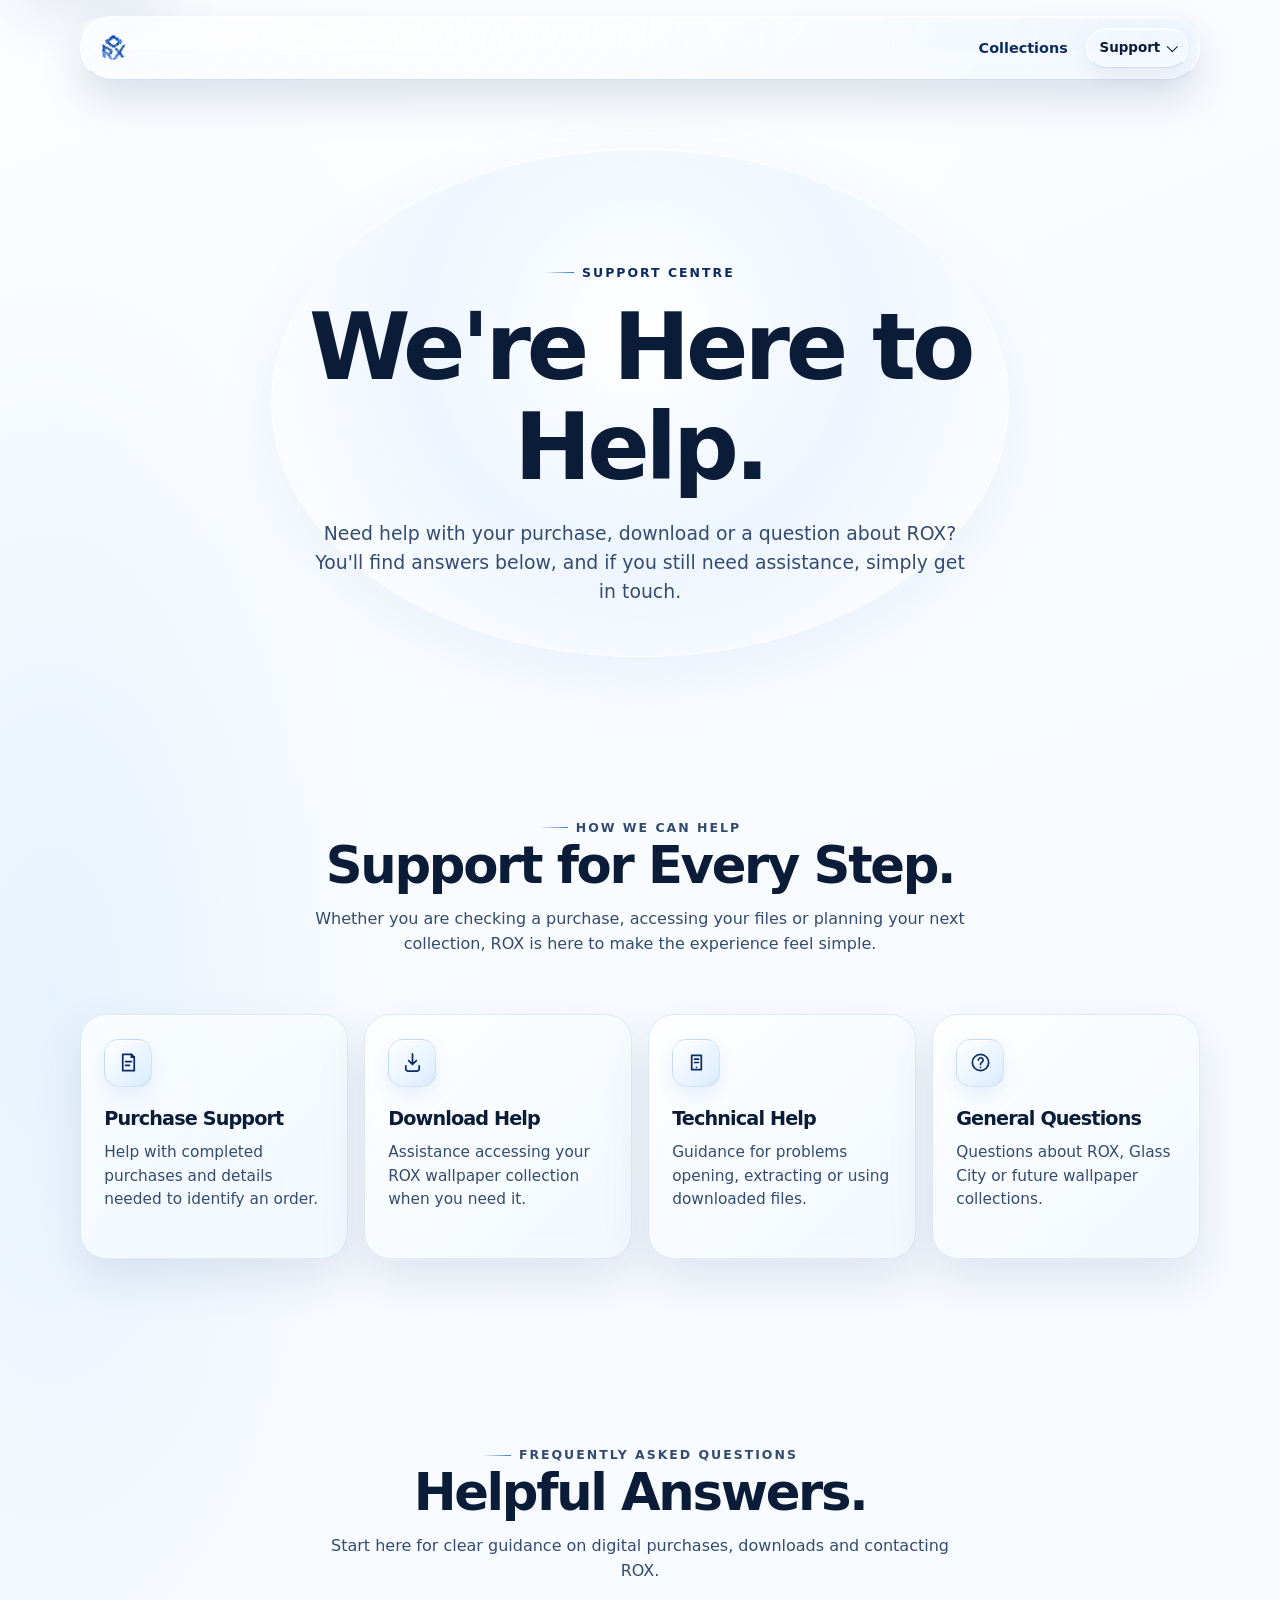
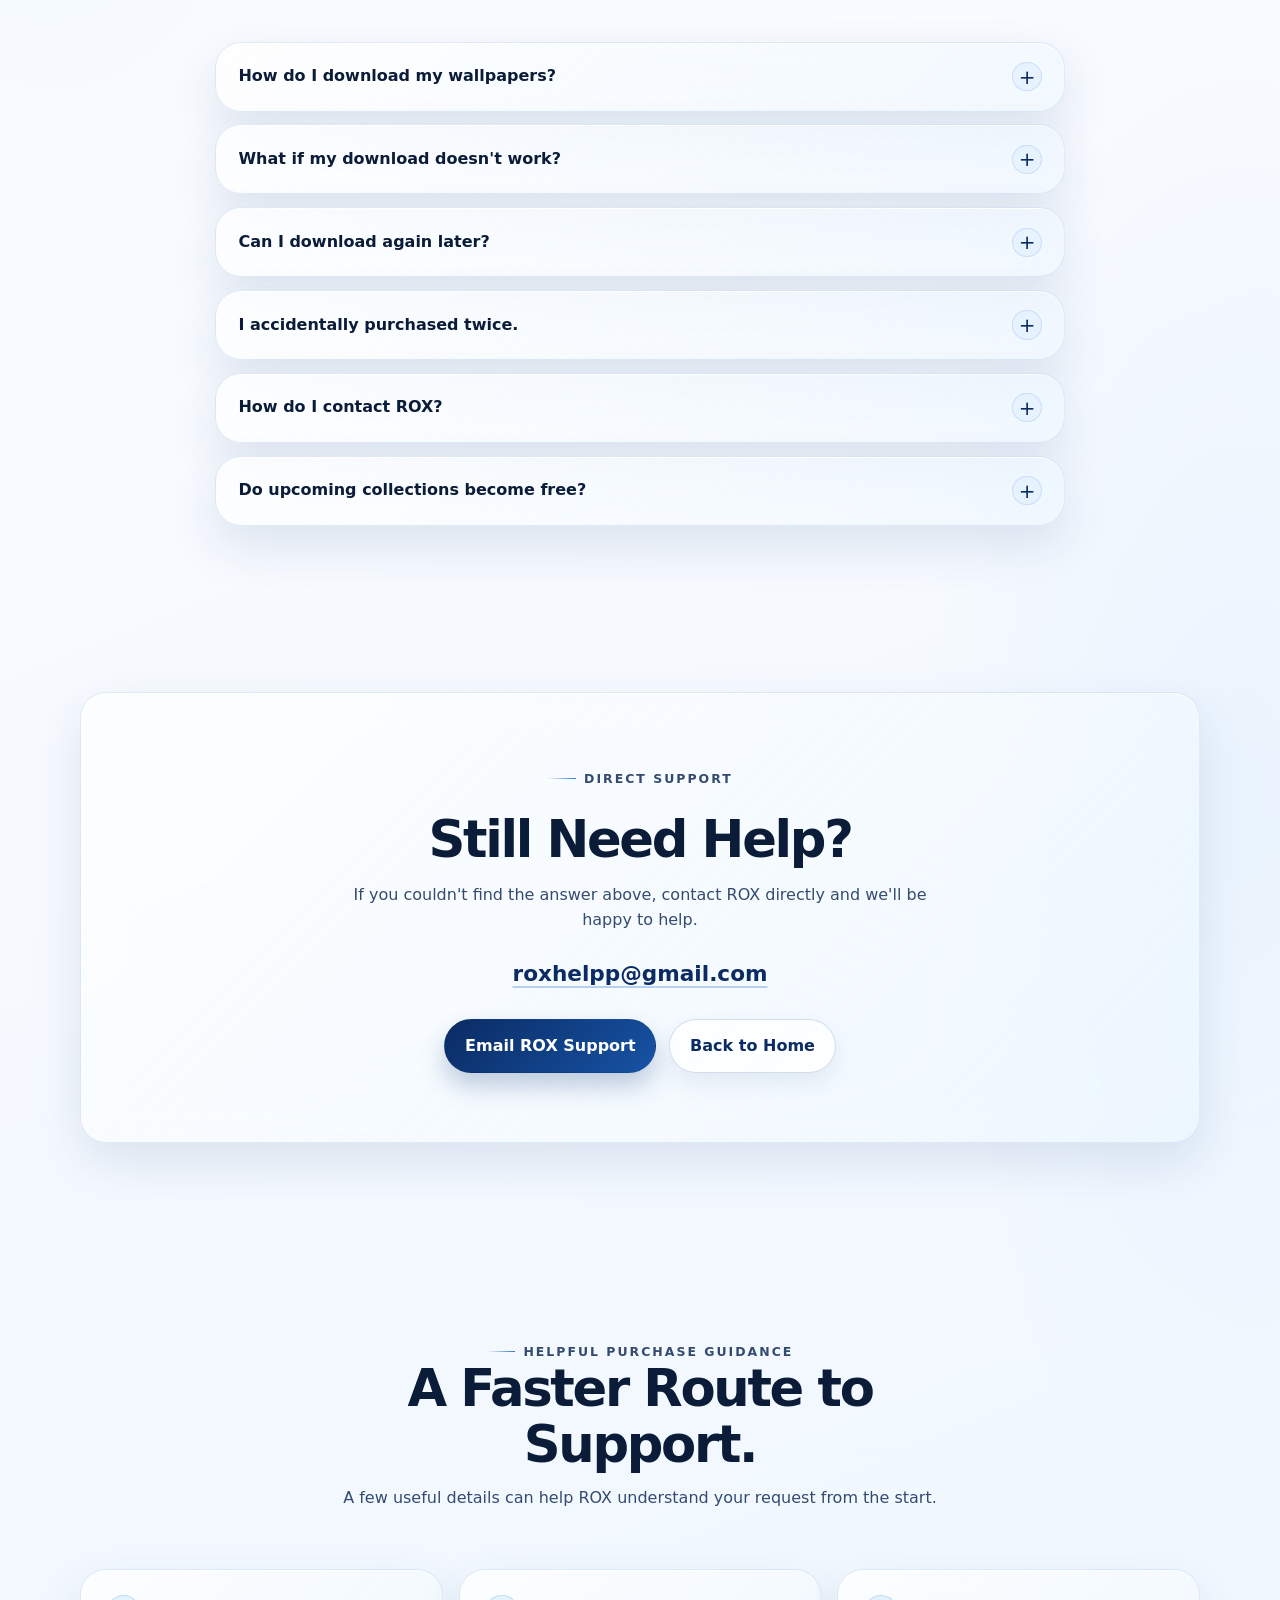
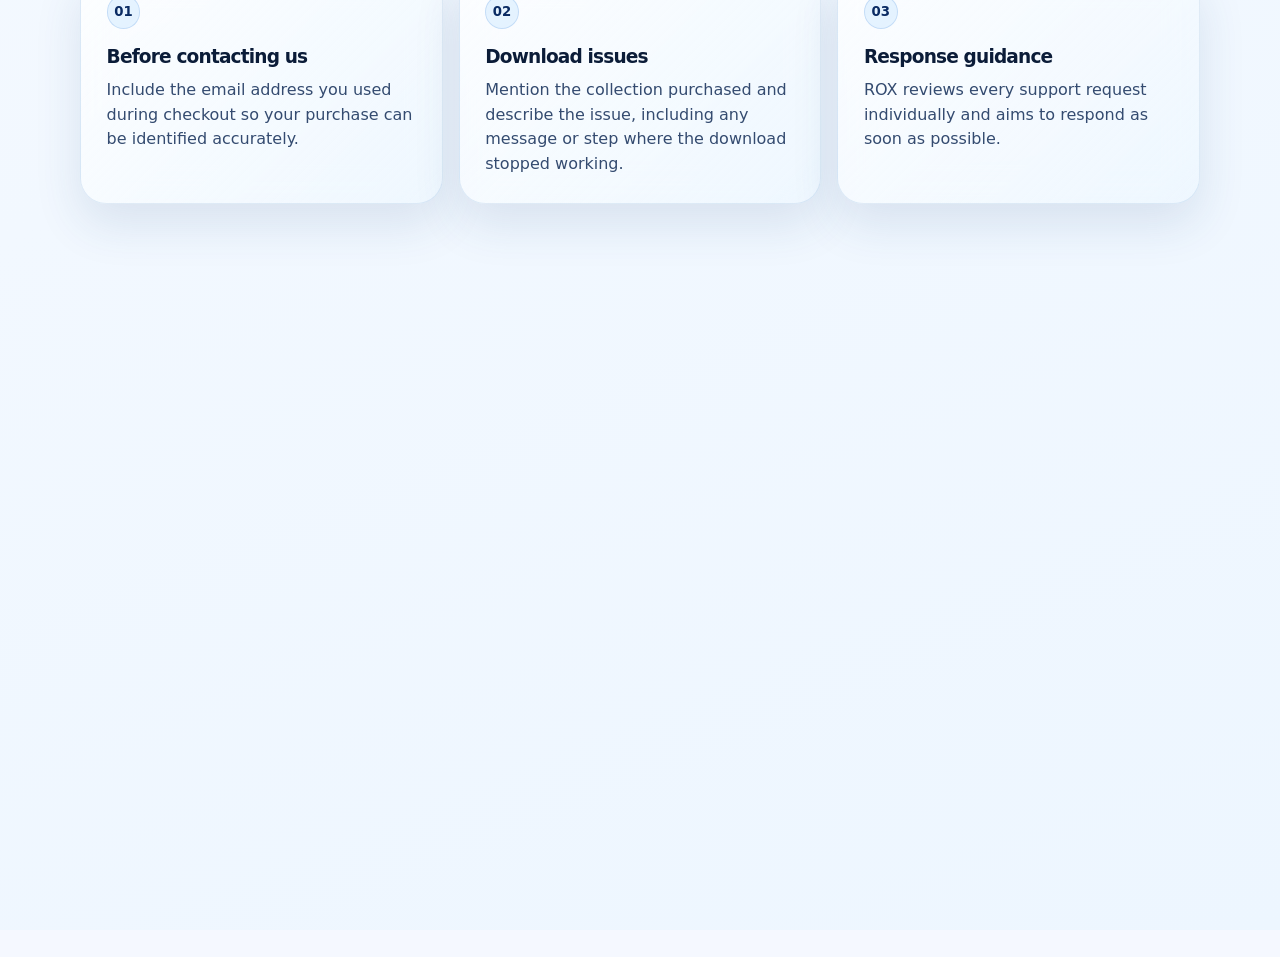
<file: support.html>
<!DOCTYPE html>
<html lang="en">
<head>
  <meta charset="UTF-8">
  <meta name="viewport" content="width=device-width, initial-scale=1.0">
  <meta name="theme-color" content="#f5f8ff">
  <title>Support Centre | ROX</title>
  <style>
    :root {
      --paper: #f5f8ff;
      --paper-deep: #e7eef9;
      --ice: rgba(255, 255, 255, 0.64);
      --ice-strong: rgba(255, 255, 255, 0.80);
      --ink: #0b1c38;
      --ink-soft: #344b70;
      --quiet: #6e809e;
      --navy: #0a2b63;
      --midnight: #061b44;
      --blue: #2f77d3;
      --sky: #a8d8ff;
      --aqua: #b9ebe6;
      --line: rgba(58, 105, 168, 0.18);
      --line-bright: rgba(255, 255, 255, 0.82);
      --shadow: 0 22px 62px rgba(37, 71, 124, 0.14);
      --shadow-hover: 0 30px 72px rgba(24, 63, 120, 0.20);
      --radius-xl: 34px;
      --radius-lg: 26px;
      --radius-md: 18px;
      --ease: cubic-bezier(0.22, 1, 0.36, 1);
    }

    * { box-sizing: border-box; }

    html {
      scroll-behavior: smooth;
      background: var(--paper);
    }

    body {
      min-width: 320px;
      margin: 0;
      overflow-x: clip;
      color: var(--ink);
      background:
        radial-gradient(circle at 10% 8%, rgba(168, 216, 255, 0.46), transparent 25rem),
        radial-gradient(circle at 88% 18%, rgba(201, 199, 255, 0.24), transparent 26rem),
        linear-gradient(135deg, #fbfdff 0%, var(--paper) 52%, #edf4fc 100%);
      font-family: Inter, ui-sans-serif, system-ui, -apple-system, BlinkMacSystemFont, "Segoe UI", sans-serif;
      line-height: 1.55;
      -webkit-font-smoothing: antialiased;
      text-rendering: optimizeLegibility;
    }

    body::before,
    body::after {
      position: fixed;
      z-index: -1;
      width: 34rem;
      height: 34rem;
      border-radius: 50%;
      pointer-events: none;
      content: "";
      filter: blur(12px);
      opacity: 0.54;
    }

    body::before {
      top: 28rem;
      left: -21rem;
      background: rgba(173, 213, 255, 0.42);
    }

    body::after {
      right: -20rem;
      bottom: 10rem;
      background: rgba(191, 221, 255, 0.36);
    }

    a {
      color: inherit;
      text-decoration: none;
    }

    button,
    summary {
      font: inherit;
    }

    :focus-visible {
      outline: 3px solid rgba(47, 119, 211, 0.5);
      outline-offset: 4px;
    }

    .skip-link {
      position: fixed;
      z-index: 100;
      top: 0.8rem;
      left: 0.8rem;
      padding: 0.75rem 1rem;
      border-radius: 12px;
      color: #fff;
      background: var(--navy);
      box-shadow: var(--shadow);
      transform: translateY(-160%);
      transition: transform 180ms var(--ease);
    }

    .skip-link:focus {
      transform: translateY(0);
    }

    .site-header {
      position: sticky;
      z-index: 30;
      top: 0;
      padding: 1rem clamp(1rem, 3vw, 2.5rem);
      transition: padding 300ms var(--ease);
    }

    .site-header.is-scrolled {
      padding-top: 0.55rem;
      padding-bottom: 0.55rem;
    }

    .nav-shell {
      display: flex;
      align-items: center;
      justify-content: space-between;
      width: min(1120px, 100%);
      min-height: 64px;
      margin: 0 auto;
      padding: 0.55rem 0.7rem 0.55rem 1.2rem;
      border: 1px solid var(--line-bright);
      border-color: rgba(57, 105, 167, 0.17);
      border-radius: 999px;
      background: rgba(255, 255, 255, 0.64);
      box-shadow: 0 12px 34px rgba(28, 61, 111, 0.10);
      backdrop-filter: blur(20px) saturate(150%);
      -webkit-backdrop-filter: blur(20px) saturate(150%);
      transition: min-height 300ms var(--ease), border-color 300ms var(--ease), box-shadow 300ms var(--ease), background 300ms var(--ease);
    }

    .site-header.is-scrolled .nav-shell {
      min-height: 56px;
      border-color: rgba(10, 43, 99, 0.24);
      background: rgba(255, 255, 255, 0.78);
      box-shadow: 0 15px 36px rgba(25, 58, 108, 0.14);
      backdrop-filter: blur(28px) saturate(165%);
      -webkit-backdrop-filter: blur(28px) saturate(165%);
    }

    .brand {
      display: inline-flex;
      align-items: center;
      min-height: 44px;
      color: var(--navy);
      font-size: 1.1rem;
      font-weight: 850;
      letter-spacing: 0.2em;
    }

    .nav-links {
      display: flex;
      align-items: center;
      gap: 0.2rem;
      margin: 0;
      padding: 0;
      list-style: none;
    }

    .nav-links a {
      display: inline-flex;
      align-items: center;
      justify-content: center;
      min-height: 42px;
      padding: 0.55rem 0.88rem;
      border: 1px solid transparent;
      border-radius: 999px;
      color: var(--ink-soft);
      font-size: 0.9rem;
      font-weight: 700;
      transition: color 220ms var(--ease), background 220ms var(--ease), border-color 220ms var(--ease), transform 220ms var(--ease);
    }

    .nav-links a:hover {
      color: var(--navy);
      border-color: rgba(68, 122, 194, 0.15);
      background: rgba(255, 255, 255, 0.68);
      transform: translateY(-1px);
    }

    .nav-links a[aria-current="page"] {
      color: #fff;
      border-color: rgba(10, 43, 99, 0.2);
      background: linear-gradient(135deg, var(--navy), #174b98);
      box-shadow: 0 8px 18px rgba(17, 60, 124, 0.22);
    }

    .menu-toggle {
      display: none;
      align-items: center;
      justify-content: center;
      width: 44px;
      height: 44px;
      padding: 0;
      border: 1px solid rgba(57, 105, 167, 0.18);
      border-radius: 50%;
      color: var(--navy);
      background: rgba(255, 255, 255, 0.72);
      cursor: pointer;
    }

    .menu-toggle svg { width: 20px; height: 20px; }

    main {
      width: min(1120px, calc(100% - 2rem));
      margin: 0 auto;
    }

    section {
      scroll-margin-top: 7.5rem;
    }

    .hero {
      position: relative;
      display: grid;
      place-items: center;
      min-height: min(65vh, 620px);
      padding: clamp(6.5rem, 13vw, 10rem) 0 clamp(4.5rem, 8vw, 7rem);
      text-align: center;
      isolation: isolate;
    }

    .hero::before {
      position: absolute;
      z-index: -1;
      width: min(46rem, 90vw);
      aspect-ratio: 1.45;
      border: 1px solid rgba(255, 255, 255, 0.8);
      border-radius: 50%;
      background:
        radial-gradient(circle at 50% 36%, rgba(255, 255, 255, 0.96), rgba(223, 238, 255, 0.46) 46%, transparent 72%);
      box-shadow: inset 0 1px rgba(255, 255, 255, 0.9), 0 18px 60px rgba(99, 152, 218, 0.11);
      content: "";
      filter: blur(0.2px);
    }

    .hero-content {
      width: min(800px, 100%);
    }

    .eyebrow {
      display: inline-flex;
      align-items: center;
      gap: 0.5rem;
      margin: 0 0 1rem;
      color: var(--navy);
      font-size: 0.78rem;
      font-weight: 800;
      letter-spacing: 0.16em;
      text-transform: uppercase;
    }

    .eyebrow::before {
      width: 1.8rem;
      height: 1px;
      background: linear-gradient(90deg, transparent, var(--blue));
      content: "";
    }

    h1,
    h2,
    h3,
    p {
      margin-top: 0;
    }

    h1,
    h2,
    h3 {
      color: var(--ink);
      letter-spacing: -0.045em;
      line-height: 1.08;
    }

    h1 {
      max-width: 11ch;
      margin: 0 auto 1.35rem;
      font-size: clamp(2.85rem, 7.2vw, 5.85rem);
      font-weight: 800;
    }

    .hero-copy {
      max-width: 660px;
      margin: 0 auto;
      color: var(--ink-soft);
      font-size: clamp(1rem, 1.8vw, 1.18rem);
    }

    .section-heading {
      max-width: 650px;
      margin: 0 auto clamp(2rem, 5vw, 3.6rem);
      text-align: center;
    }

    .section-heading h2 {
      margin-bottom: 0.9rem;
      font-size: clamp(2rem, 4vw, 3.4rem);
    }

    .section-heading p {
      margin-bottom: 0;
      color: var(--ink-soft);
    }

    .glass-card {
      position: relative;
      overflow: hidden;
      border: 1px solid var(--line);
      border-top-color: rgba(255, 255, 255, 0.92);
      border-radius: var(--radius-lg);
      background: linear-gradient(135deg, rgba(255, 255, 255, 0.80), rgba(246, 250, 255, 0.58));
      box-shadow: var(--shadow);
      backdrop-filter: blur(20px) saturate(135%);
      -webkit-backdrop-filter: blur(20px) saturate(135%);
    }

    .glass-card::before {
      position: absolute;
      top: 0;
      left: 7%;
      width: 48%;
      height: 1px;
      background: linear-gradient(90deg, transparent, rgba(255, 255, 255, 0.96), transparent);
      content: "";
      pointer-events: none;
    }

    .support-section {
      padding: clamp(3.8rem, 8vw, 7rem) 0;
    }

    .support-grid {
      display: grid;
      grid-template-columns: repeat(4, minmax(0, 1fr));
      gap: 1rem;
    }

    .support-card {
      display: flex;
      flex-direction: column;
      min-height: 245px;
      padding: 1.45rem;
      transition: transform 320ms var(--ease), box-shadow 320ms var(--ease), border-color 320ms var(--ease);
    }

    .support-card:hover {
      border-color: rgba(47, 119, 211, 0.32);
      box-shadow: var(--shadow-hover);
      transform: translateY(-7px);
    }

    .icon-wrap {
      display: grid;
      place-items: center;
      width: 48px;
      height: 48px;
      margin-bottom: 1.4rem;
      border: 1px solid rgba(47, 119, 211, 0.18);
      border-radius: 15px;
      color: var(--navy);
      background: linear-gradient(135deg, rgba(255, 255, 255, 0.96), rgba(198, 226, 255, 0.64));
      box-shadow: inset 0 1px rgba(255, 255, 255, 0.95), 0 8px 18px rgba(47, 119, 211, 0.10);
    }

    .icon-wrap svg {
      width: 23px;
      height: 23px;
      stroke: currentColor;
    }

    .support-card h3 {
      margin-bottom: 0.7rem;
      font-size: 1.2rem;
    }

    .support-card p {
      margin-bottom: 0;
      color: var(--ink-soft);
      font-size: 0.96rem;
    }

    .faq-section {
      padding: clamp(3rem, 6vw, 5rem) 0 clamp(4rem, 8vw, 7rem);
    }

    .faq-list {
      display: grid;
      gap: 0.8rem;
      width: min(850px, 100%);
      margin: 0 auto;
    }

    .faq-item {
      transition: transform 260ms var(--ease), box-shadow 260ms var(--ease), border-color 260ms var(--ease);
    }

    .faq-item[open] {
      border-color: rgba(47, 119, 211, 0.32);
      box-shadow: 0 20px 48px rgba(37, 71, 124, 0.13);
    }

    .faq-item:hover {
      transform: translateY(-2px);
    }

    .faq-item summary {
      display: flex;
      align-items: center;
      justify-content: space-between;
      gap: 1.2rem;
      min-height: 68px;
      padding: 1.1rem 1.4rem;
      color: var(--ink);
      font-weight: 760;
      cursor: pointer;
      list-style: none;
    }

    .faq-item summary::-webkit-details-marker { display: none; }

    .faq-item summary::after {
      flex: 0 0 auto;
      display: grid;
      place-items: center;
      width: 1.7rem;
      height: 1.7rem;
      border: 1px solid rgba(47, 119, 211, 0.17);
      border-radius: 50%;
      color: var(--navy);
      background: rgba(224, 239, 255, 0.62);
      content: "+";
      font-size: 1.25rem;
      font-weight: 400;
      line-height: 1;
      transition: transform 260ms var(--ease), background 260ms var(--ease);
    }

    .faq-item[open] summary::after {
      background: rgba(192, 221, 255, 0.86);
      transform: rotate(45deg);
    }

    .faq-answer {
      padding: 0 1.4rem 1.4rem;
      color: var(--ink-soft);
    }

    .faq-item[open] .faq-answer {
      animation: answer-in 300ms var(--ease) both;
    }

    .faq-answer p {
      max-width: 71ch;
      margin-bottom: 0;
    }

    @keyframes answer-in {
      from { opacity: 0; transform: translateY(-5px); }
      to { opacity: 1; transform: translateY(0); }
    }

    .contact-section {
      padding: clamp(2.5rem, 5vw, 4.5rem) 0 clamp(4rem, 8vw, 7rem);
    }

    .support-contact {
      padding: clamp(2rem, 6vw, 4.3rem);
      text-align: center;
      background:
        radial-gradient(circle at 84% 18%, rgba(174, 217, 255, 0.46), transparent 30%),
        linear-gradient(135deg, rgba(255, 255, 255, 0.87), rgba(234, 244, 255, 0.66));
    }

    .support-contact h2 {
      margin-bottom: 1rem;
      font-size: clamp(2rem, 4vw, 3.25rem);
    }

    .support-contact > p {
      max-width: 600px;
      margin-right: auto;
      margin-bottom: 1.5rem;
      margin-left: auto;
      color: var(--ink-soft);
    }

    .support-email {
      display: inline-block;
      margin-bottom: 1.8rem;
      color: var(--navy);
      font-size: clamp(1.06rem, 2.5vw, 1.35rem);
      font-weight: 800;
      overflow-wrap: anywhere;
      text-decoration: underline;
      text-decoration-color: rgba(47, 119, 211, 0.32);
      text-underline-offset: 0.24em;
      transition: color 200ms var(--ease), text-decoration-color 200ms var(--ease);
    }

    .support-email:hover {
      color: var(--blue);
      text-decoration-color: var(--blue);
    }

    .action-row {
      display: flex;
      flex-wrap: wrap;
      justify-content: center;
      gap: 0.8rem;
    }

    .button {
      position: relative;
      display: inline-flex;
      align-items: center;
      justify-content: center;
      min-height: 52px;
      padding: 0.86rem 1.24rem;
      overflow: hidden;
      border: 1px solid transparent;
      border-radius: 999px;
      font-weight: 800;
      transition: transform 260ms var(--ease), box-shadow 260ms var(--ease), border-color 260ms var(--ease), color 260ms var(--ease);
    }

    .button::before {
      position: absolute;
      inset: 0 auto 0 -125%;
      width: 66%;
      background: linear-gradient(100deg, transparent, rgba(255, 255, 255, 0.42), transparent);
      content: "";
      transform: skewX(-22deg);
      transition: left 600ms var(--ease);
    }

    .button:hover::before { left: 155%; }

    .button:hover {
      transform: translateY(-4px) scale(1.01);
    }

    .button:active {
      box-shadow: none;
      transform: translateY(-1px) scale(0.99);
    }

    .button-primary {
      color: #fff;
      background: linear-gradient(135deg, var(--navy), #1753a5);
      box-shadow: 0 13px 25px rgba(17, 60, 124, 0.25);
    }

    .button-primary:hover {
      box-shadow: 0 19px 34px rgba(17, 60, 124, 0.31), 0 0 0 5px rgba(168, 216, 255, 0.24);
    }

    .button-secondary {
      border-color: rgba(57, 105, 167, 0.22);
      color: var(--navy);
      background: rgba(255, 255, 255, 0.68);
      box-shadow: 0 10px 22px rgba(31, 67, 118, 0.09);
    }

    .button-secondary:hover {
      border-color: rgba(47, 119, 211, 0.42);
      box-shadow: 0 16px 30px rgba(31, 67, 118, 0.15);
    }

    .guidance-section {
      padding: clamp(3rem, 7vw, 6rem) 0 clamp(4.5rem, 9vw, 7.5rem);
    }

    .guidance-grid {
      display: grid;
      grid-template-columns: repeat(3, minmax(0, 1fr));
      gap: 1rem;
    }

    .guidance-card {
      min-height: 214px;
      padding: 1.6rem;
      transition: transform 300ms var(--ease), box-shadow 300ms var(--ease), border-color 300ms var(--ease);
    }

    .guidance-card:hover {
      border-color: rgba(47, 119, 211, 0.30);
      box-shadow: var(--shadow-hover);
      transform: translateY(-5px);
    }

    .guidance-number {
      display: inline-flex;
      align-items: center;
      justify-content: center;
      min-width: 2.1rem;
      height: 2.1rem;
      margin-bottom: 1.1rem;
      border: 1px solid rgba(47, 119, 211, 0.18);
      border-radius: 999px;
      color: var(--navy);
      background: rgba(218, 237, 255, 0.68);
      font-size: 0.83rem;
      font-weight: 850;
    }

    .guidance-card h3 {
      margin-bottom: 0.7rem;
      font-size: 1.16rem;
    }

    .guidance-card p {
      margin-bottom: 0;
      color: var(--ink-soft);
    }

    .site-footer {
      width: min(1120px, calc(100% - 2rem));
      margin: 0 auto 1.5rem;
      padding: 1.4rem;
      border: 1px solid var(--line);
      border-top-color: rgba(255, 255, 255, 0.92);
      border-radius: var(--radius-xl);
      color: var(--ink-soft);
      background: rgba(255, 255, 255, 0.58);
      box-shadow: 0 16px 48px rgba(38, 73, 124, 0.10);
      text-align: center;
      backdrop-filter: blur(20px) saturate(140%);
      -webkit-backdrop-filter: blur(20px) saturate(140%);
    }

    .footer-brand {
      margin: 0 0 0.8rem;
      color: var(--navy);
      font-size: 1rem;
      font-weight: 850;
      letter-spacing: 0.22em;
    }

    .footer-links {
      display: flex;
      flex-wrap: wrap;
      justify-content: center;
      gap: 0.3rem 0.55rem;
      margin: 0 0 1rem;
      padding: 0;
      list-style: none;
    }

    .footer-links a {
      display: inline-flex;
      min-height: 40px;
      align-items: center;
      padding: 0.36rem 0.55rem;
      border-radius: 10px;
      color: var(--ink-soft);
      font-size: 0.9rem;
      font-weight: 700;
      transition: color 200ms var(--ease), background 200ms var(--ease);
    }

    .footer-links a:hover,
    .footer-links a[aria-current="page"] {
      color: var(--navy);
      background: rgba(213, 233, 255, 0.64);
    }

    .footer-email {
      display: inline-block;
      margin-bottom: 0.8rem;
      color: var(--navy);
      font-size: 0.92rem;
      font-weight: 750;
      overflow-wrap: anywhere;
    }

    .footer-copy {
      margin: 0;
      font-size: 0.8rem;
      color: var(--quiet);
    }

    .reveal {
      opacity: 1;
      transform: none;
      filter: none;
    }

    .motion-ready .reveal {
      opacity: 0;
      filter: blur(6px);
      transform: translateY(18px);
      transition: opacity 700ms var(--ease), transform 700ms var(--ease), filter 700ms var(--ease);
    }

    .motion-ready .reveal.is-visible {
      opacity: 1;
      filter: blur(0);
      transform: translateY(0);
    }

    .motion-ready .reveal[data-delay="1"] { transition-delay: 100ms; }
    .motion-ready .reveal[data-delay="2"] { transition-delay: 190ms; }
    .motion-ready .reveal[data-delay="3"] { transition-delay: 280ms; }
    .motion-ready .reveal[data-delay="4"] { transition-delay: 360ms; }

    @media (max-width: 900px) {
      .support-grid { grid-template-columns: repeat(2, minmax(0, 1fr)); }
      .support-card { min-height: 220px; }
    }

    @media (max-width: 720px) {
      .site-header { padding-right: 1rem; padding-left: 1rem; }
      .nav-shell { position: relative; min-height: 58px; padding-left: 1rem; }
      .menu-toggle { display: inline-flex; }
      .nav-links {
        position: absolute;
        top: calc(100% + 0.6rem);
        right: 0;
        left: 0;
        display: grid;
        gap: 0.28rem;
        padding: 0.6rem;
        border: 1px solid rgba(57, 105, 167, 0.19);
        border-radius: 22px;
        background: rgba(255, 255, 255, 0.88);
        box-shadow: 0 18px 42px rgba(25, 58, 108, 0.16);
        backdrop-filter: blur(24px) saturate(160%);
        -webkit-backdrop-filter: blur(24px) saturate(160%);
        opacity: 0;
        pointer-events: none;
        transform: translateY(-8px) scale(0.98);
        transform-origin: top;
        transition: opacity 220ms var(--ease), transform 220ms var(--ease);
      }
      .nav-links[data-open="true"] {
        opacity: 1;
        pointer-events: auto;
        transform: translateY(0) scale(1);
      }
      .nav-links a { justify-content: flex-start; padding-left: 1rem; }
      .hero { min-height: 540px; }
      .guidance-grid { grid-template-columns: 1fr; }
    }

    @media (max-width: 560px) {
      main { width: min(100% - 1.25rem, 1120px); }
      .site-header { padding-top: 0.6rem; }
      .hero { min-height: 500px; padding-top: 5rem; }
      h1 { font-size: clamp(2.55rem, 13vw, 3.7rem); }
      .support-grid { grid-template-columns: 1fr; }
      .support-card { min-height: auto; }
      .faq-item summary { min-height: 62px; padding: 1rem 1.05rem; font-size: 0.96rem; }
      .faq-answer { padding-right: 1.05rem; padding-bottom: 1.1rem; padding-left: 1.05rem; }
      .support-contact { padding: 2rem 1.15rem; }
      .action-row { display: grid; grid-template-columns: 1fr; width: 100%; }
      .button { width: 100%; }
      .site-footer { width: min(100% - 1.25rem, 1120px); }
    }

    @media (prefers-reduced-motion: reduce) {
      html { scroll-behavior: auto; }
      *,
      *::before,
      *::after {
        scroll-behavior: auto !important;
        animation-duration: 0.001ms !important;
        animation-iteration-count: 1 !important;
        transition-duration: 0.001ms !important;
      }
    }
  
    /* Liquid Glass navigation refinement */
    .site-header .nav-shell {
      position: relative;
      isolation: isolate;
      background: linear-gradient(115deg, rgba(255,255,255,.31) 0%, rgba(255,255,255,.12) 43%, rgba(199,224,255,.26) 100%);
      border-color: rgba(255,255,255,.70);
      border-bottom-color: rgba(37,79,139,.18);
      box-shadow: 0 8px 25px rgba(29,65,116,.08), inset 0 1px 0 rgba(255,255,255,.78), inset 0 -1px 0 rgba(59,111,181,.07);
      backdrop-filter: blur(13px) saturate(142%);
      -webkit-backdrop-filter: blur(13px) saturate(142%);
      transition: min-height .3s var(--ease), background .3s ease, box-shadow .3s ease, border-color .3s ease, backdrop-filter .3s ease, -webkit-backdrop-filter .3s ease;
    }
    .site-header .nav-shell::before {
      content: "";
      position: absolute;
      inset: 1px;
      z-index: 0;
      height: 52%;
      border-radius: inherit;
      background: radial-gradient(circle at 16% -30%, rgba(255,255,255,.56), transparent 55%), linear-gradient(108deg, rgba(255,255,255,.45), rgba(255,255,255,.04) 42%, rgba(191,220,255,.28));
      background-size: 145% 100%;
      background-position: 0 0;
      opacity: .72;
      pointer-events: none;
      transition: background-position .8s ease, opacity .3s ease;
    }
    .site-header .nav-shell > * { z-index: 1; }
    .site-header .nav-shell:hover::before { background-position: 100% 0; opacity: .88; }
    .site-header.is-scrolled .nav-shell {
      background: linear-gradient(115deg, rgba(255,255,255,.49) 0%, rgba(248,252,255,.23) 44%, rgba(196,222,253,.30) 100%);
      border-color: rgba(255,255,255,.84);
      border-bottom-color: rgba(29,73,137,.24);
      box-shadow: 0 11px 30px rgba(25,60,109,.12), inset 0 1px 0 rgba(255,255,255,.87), inset 0 -1px 0 rgba(53,106,179,.11);
      backdrop-filter: blur(19px) saturate(150%);
      -webkit-backdrop-filter: blur(19px) saturate(150%);
    }
    .site-header.is-scrolled .nav-shell::before { opacity: .82; }
    .site-header .brand {
      text-shadow: 0 1px 0 rgba(255,255,255,.72), 0 3px 11px rgba(23,61,115,.10);
    }
    .site-header .brand::before { filter: drop-shadow(0 1px 4px rgba(42,112,201,.28)); }
    .site-header .nav-links a {
      background: transparent;
      box-shadow: none;
      text-shadow: 0 1px 0 rgba(255,255,255,.60);
      transition: color .25s ease, background .25s ease, border-color .25s ease, box-shadow .25s ease, transform .25s ease, text-shadow .25s ease;
    }
    .site-header .nav-links a:hover,
    .site-header .nav-links a:focus-visible {
      color: var(--navy);
      border-color: rgba(65,119,190,.12);
      background: linear-gradient(135deg, rgba(255,255,255,.42), rgba(199,223,253,.30));
      box-shadow: inset 0 1px 0 rgba(255,255,255,.70), 0 4px 11px rgba(35,77,140,.08);
      text-shadow: 0 1px 0 rgba(255,255,255,.86);
      transform: translateY(-1px);
    }
    .site-header .nav-links a[aria-current="page"] {
      color: var(--navy);
      border-color: rgba(63,118,190,.13);
      background: linear-gradient(135deg, rgba(255,255,255,.54), rgba(190,219,255,.34));
      box-shadow: inset 0 1px 0 rgba(255,255,255,.82), inset 0 0 0 1px rgba(63,118,190,.10), 0 4px 12px rgba(35,77,140,.09);
    }
    .site-header .nav-links a:focus-visible { outline: 2px solid rgba(37,103,190,.72); outline-offset: 2px; }
    .site-header .menu-toggle {
      background: linear-gradient(135deg, rgba(255,255,255,.46), rgba(202,226,255,.28));
      border-color: rgba(65,119,190,.16);
      box-shadow: inset 0 1px 0 rgba(255,255,255,.76), 0 4px 11px rgba(35,77,140,.07);
    }
    @media (max-width: 720px) {
      .site-header .nav-shell .nav-links[data-open] {
        background: linear-gradient(135deg, rgba(255,255,255,.63), rgba(219,235,255,.43));
        border-color: rgba(65,119,190,.16);
        box-shadow: 0 12px 28px rgba(25,60,109,.11), inset 0 1px 0 rgba(255,255,255,.82);
        backdrop-filter: blur(18px) saturate(148%);
        -webkit-backdrop-filter: blur(18px) saturate(148%);
      }
    }
    @supports not ((backdrop-filter: blur(1px)) or (-webkit-backdrop-filter: blur(1px))) {
      .site-header .nav-shell { background: rgba(249,253,255,.82); }
    }
    @media (prefers-reduced-motion: reduce) {
      .site-header .nav-shell, .site-header .nav-shell::before, .site-header .nav-links a { transition: none; }
    }

  </style>
  <link rel="stylesheet" href="assets/css/rox-motion.css">
  <script src="assets/js/rox-motion.js" defer></script>
</head>
<body>
  <a class="skip-link" href="#main-content">Skip to content</a>

  <header class="site-header" id="top">
    <nav class="nav-shell" aria-label="Primary navigation">
      <a class="brand" href="index.html" aria-label="ROX home">ROX</a>
      <button class="menu-toggle" type="button" aria-expanded="false" aria-controls="primary-links" aria-label="Open navigation menu">
        <svg aria-hidden="true" viewBox="0 0 24 24" fill="none" stroke-width="2" stroke-linecap="round"><path d="M4 7h16M4 12h16M4 17h16"/></svg>
      </button>
      <ul class="nav-links" id="primary-links" data-open="false">
        <li><a href="collections.html">Collections</a></li>
        <li><a href="contact.html">Contact</a></li>
      </ul>
    </nav>
  </header>

  <main id="main-content">
    <section class="hero" aria-labelledby="support-title">
      <div class="hero-content reveal is-visible">
        <p class="eyebrow">Support Centre</p>
        <h1 id="support-title">We're Here to Help.</h1>
        <p class="hero-copy">Need help with your purchase, download or a question about ROX? You'll find answers below, and if you still need assistance, simply get in touch.</p>
      </div>
    </section>

    <section class="support-section" aria-labelledby="support-categories-title">
      <div class="section-heading reveal">
        <p class="eyebrow">How we can help</p>
        <h2 id="support-categories-title">Support for Every Step.</h2>
        <p>Whether you are checking a purchase, accessing your files or planning your next collection, ROX is here to make the experience feel simple.</p>
      </div>
      <div class="support-grid">
        <article class="support-card glass-card reveal" data-delay="1">
          <div class="icon-wrap" aria-hidden="true">
            <svg viewBox="0 0 24 24" fill="none" stroke-width="1.8" stroke-linecap="round" stroke-linejoin="round"><path d="M6 3.5h9l3 3V20.5H6z"/><path d="M15 3.5v3h3M9 11h6M9 15h4"/></svg>
          </div>
          <h3>Purchase Support</h3>
          <p>Help with completed purchases and details needed to identify an order.</p>
        </article>
        <article class="support-card glass-card reveal" data-delay="2">
          <div class="icon-wrap" aria-hidden="true">
            <svg viewBox="0 0 24 24" fill="none" stroke-width="1.8" stroke-linecap="round" stroke-linejoin="round"><path d="M12 3v11M8 10l4 4 4-4"/><path d="M5 15.5v3A2.5 2.5 0 0 0 7.5 21h9a2.5 2.5 0 0 0 2.5-2.5v-3"/></svg>
          </div>
          <h3>Download Help</h3>
          <p>Assistance accessing your ROX wallpaper collection when you need it.</p>
        </article>
        <article class="support-card glass-card reveal" data-delay="3">
          <div class="icon-wrap" aria-hidden="true">
            <svg viewBox="0 0 24 24" fill="none" stroke-width="1.8" stroke-linecap="round" stroke-linejoin="round"><path d="M7 4.5h10v15H7z"/><path d="M10 8.5h4M10 12h4M12 17h.01"/></svg>
          </div>
          <h3>Technical Help</h3>
          <p>Guidance for problems opening, extracting or using downloaded files.</p>
        </article>
        <article class="support-card glass-card reveal" data-delay="4">
          <div class="icon-wrap" aria-hidden="true">
            <svg viewBox="0 0 24 24" fill="none" stroke-width="1.8" stroke-linecap="round" stroke-linejoin="round"><circle cx="12" cy="12" r="8.5"/><path d="M9.8 9.5a2.45 2.45 0 1 1 3.98 1.93c-.98.78-1.78 1.3-1.78 2.57M12 17.05h.01"/></svg>
          </div>
          <h3>General Questions</h3>
          <p>Questions about ROX, Glass City or future wallpaper collections.</p>
        </article>
      </div>
    </section>

    <section class="faq-section" aria-labelledby="faq-title">
      <div class="section-heading reveal">
        <p class="eyebrow">Frequently asked questions</p>
        <h2 id="faq-title">Helpful Answers.</h2>
        <p>Start here for clear guidance on digital purchases, downloads and contacting ROX.</p>
      </div>
      <div class="faq-list">
        <details class="faq-item glass-card reveal">
          <summary>How do I download my wallpapers?</summary>
          <div class="faq-answer"><p>After completing checkout, use the download page provided for your collection. Select the download button and save the file to your device before opening or extracting it.</p></div>
        </details>
        <details class="faq-item glass-card reveal" data-delay="1">
          <summary>What if my download doesn't work?</summary>
          <div class="faq-answer"><p>Contact ROX with the email address used at checkout, the collection purchased and a short description of what happened. This helps us review the issue and guide you clearly.</p></div>
        </details>
        <details class="faq-item glass-card reveal" data-delay="2">
          <summary>Can I download again later?</summary>
          <div class="faq-answer"><p>If you need help accessing a previously purchased collection, email ROX with your purchase details and we will review the best way to help.</p></div>
        </details>
        <details class="faq-item glass-card reveal" data-delay="3">
          <summary>I accidentally purchased twice.</summary>
          <div class="faq-answer"><p>Please contact ROX with the email used at checkout and any relevant purchase information. Duplicate-purchase requests are reviewed individually.</p></div>
        </details>
        <details class="faq-item glass-card reveal">
          <summary>How do I contact ROX?</summary>
          <div class="faq-answer"><p>Email <a href="mailto:roxhelpp@gmail.com">roxhelpp@gmail.com</a> and include enough detail for us to identify the purchase or question you need help with.</p></div>
        </details>
        <details class="faq-item glass-card reveal" data-delay="1">
          <summary>Do upcoming collections become free?</summary>
          <div class="faq-answer"><p>Upcoming ROX collections are announced separately. Their availability and pricing will be shared when each collection is ready to release.</p></div>
        </details>
      </div>
    </section>

    <section class="contact-section" aria-labelledby="contact-support-title">
      <article class="support-contact glass-card reveal">
        <p class="eyebrow">Direct support</p>
        <h2 id="contact-support-title">Still Need Help?</h2>
        <p>If you couldn't find the answer above, contact ROX directly and we'll be happy to help.</p>
        <a class="support-email" href="mailto:roxhelpp@gmail.com">roxhelpp@gmail.com</a>
        <div class="action-row">
          <a class="button button-primary" href="mailto:roxhelpp@gmail.com">Email ROX Support</a>
          <a class="button button-secondary" href="index.html">Back to Home</a>
        </div>
      </article>
    </section>

    <section class="guidance-section" aria-labelledby="guidance-title">
      <div class="section-heading reveal">
        <p class="eyebrow">Helpful purchase guidance</p>
        <h2 id="guidance-title">A Faster Route to Support.</h2>
        <p>A few useful details can help ROX understand your request from the start.</p>
      </div>
      <div class="guidance-grid">
        <article class="guidance-card glass-card reveal" data-delay="1">
          <span class="guidance-number" aria-hidden="true">01</span>
          <h3>Before contacting us</h3>
          <p>Include the email address you used during checkout so your purchase can be identified accurately.</p>
        </article>
        <article class="guidance-card glass-card reveal" data-delay="2">
          <span class="guidance-number" aria-hidden="true">02</span>
          <h3>Download issues</h3>
          <p>Mention the collection purchased and describe the issue, including any message or step where the download stopped working.</p>
        </article>
        <article class="guidance-card glass-card reveal" data-delay="3">
          <span class="guidance-number" aria-hidden="true">03</span>
          <h3>Response guidance</h3>
          <p>ROX reviews every support request individually and aims to respond as soon as possible.</p>
        </article>
      </div>
    </section>
  </main>

  <footer class="site-footer reveal" aria-label="ROX footer">
    <p class="footer-brand">ROX</p>
    <ul class="footer-links">
      <li><a href="collections.html">Collections</a></li>
      <li><a href="contact.html">Contact</a></li>
      <li><a href="support.html" aria-current="page">Support</a></li>
      <li><a href="privacy.html">Privacy</a></li>
      <li><a href="refund.html">Refund</a></li>
      <li><a href="terms.html">Terms</a></li>
    </ul>
    <a class="footer-email" href="mailto:roxhelpp@gmail.com">roxhelpp@gmail.com</a>
    <p class="footer-copy">© 2026 ROX All Rights Reserved</p>
  </footer>

  <script>
    document.documentElement.classList.add("motion-ready");

    var header = document.querySelector(".site-header");
    var menuToggle = document.querySelector(".menu-toggle");
    var primaryLinks = document.querySelector(".nav-links");
    var menuIconPath = menuToggle ? menuToggle.querySelector("path") : null;

    function updateHeader() {
      header.classList.toggle("is-scrolled", window.scrollY > 12);
    }

    function closeMenu() {
      if (!menuToggle || !primaryLinks) return;
      menuToggle.setAttribute("aria-expanded", "false");
      menuToggle.setAttribute("aria-label", "Open navigation menu");
      primaryLinks.dataset.open = "false";
      if (menuIconPath) menuIconPath.setAttribute("d", "M4 7h16M4 12h16M4 17h16");
    }

    function toggleMenu() {
      var isOpen = menuToggle.getAttribute("aria-expanded") === "true";
      menuToggle.setAttribute("aria-expanded", String(!isOpen));
      menuToggle.setAttribute("aria-label", isOpen ? "Open navigation menu" : "Close navigation menu");
      primaryLinks.dataset.open = String(!isOpen);
      if (menuIconPath) menuIconPath.setAttribute("d", isOpen ? "M4 7h16M4 12h16M4 17h16" : "M6 6l12 12M18 6 6 18");
    }

    updateHeader();
    window.addEventListener("scroll", updateHeader, { passive: true });

    if (menuToggle && primaryLinks) {
      menuToggle.addEventListener("click", toggleMenu);
      primaryLinks.querySelectorAll("a").forEach(function (link) {
        link.addEventListener("click", closeMenu);
      });
      window.addEventListener("resize", function () {
        if (window.innerWidth > 720) closeMenu();
      });
    }

    var revealItems = document.querySelectorAll(".reveal");
    if ("IntersectionObserver" in window && !window.matchMedia("(prefers-reduced-motion: reduce)").matches) {
      var revealObserver = new IntersectionObserver(function (entries, observer) {
        entries.forEach(function (entry) {
          if (entry.isIntersecting) {
            entry.target.classList.add("is-visible");
            observer.unobserve(entry.target);
          }
        });
      }, { threshold: 0.12, rootMargin: "0px 0px -36px" });
      revealItems.forEach(function (item) {
        if (!item.classList.contains("is-visible")) revealObserver.observe(item);
      });
    } else {
      revealItems.forEach(function (item) {
        item.classList.add("is-visible");
      });
    }
  </script>
</body>
</html>
</file>
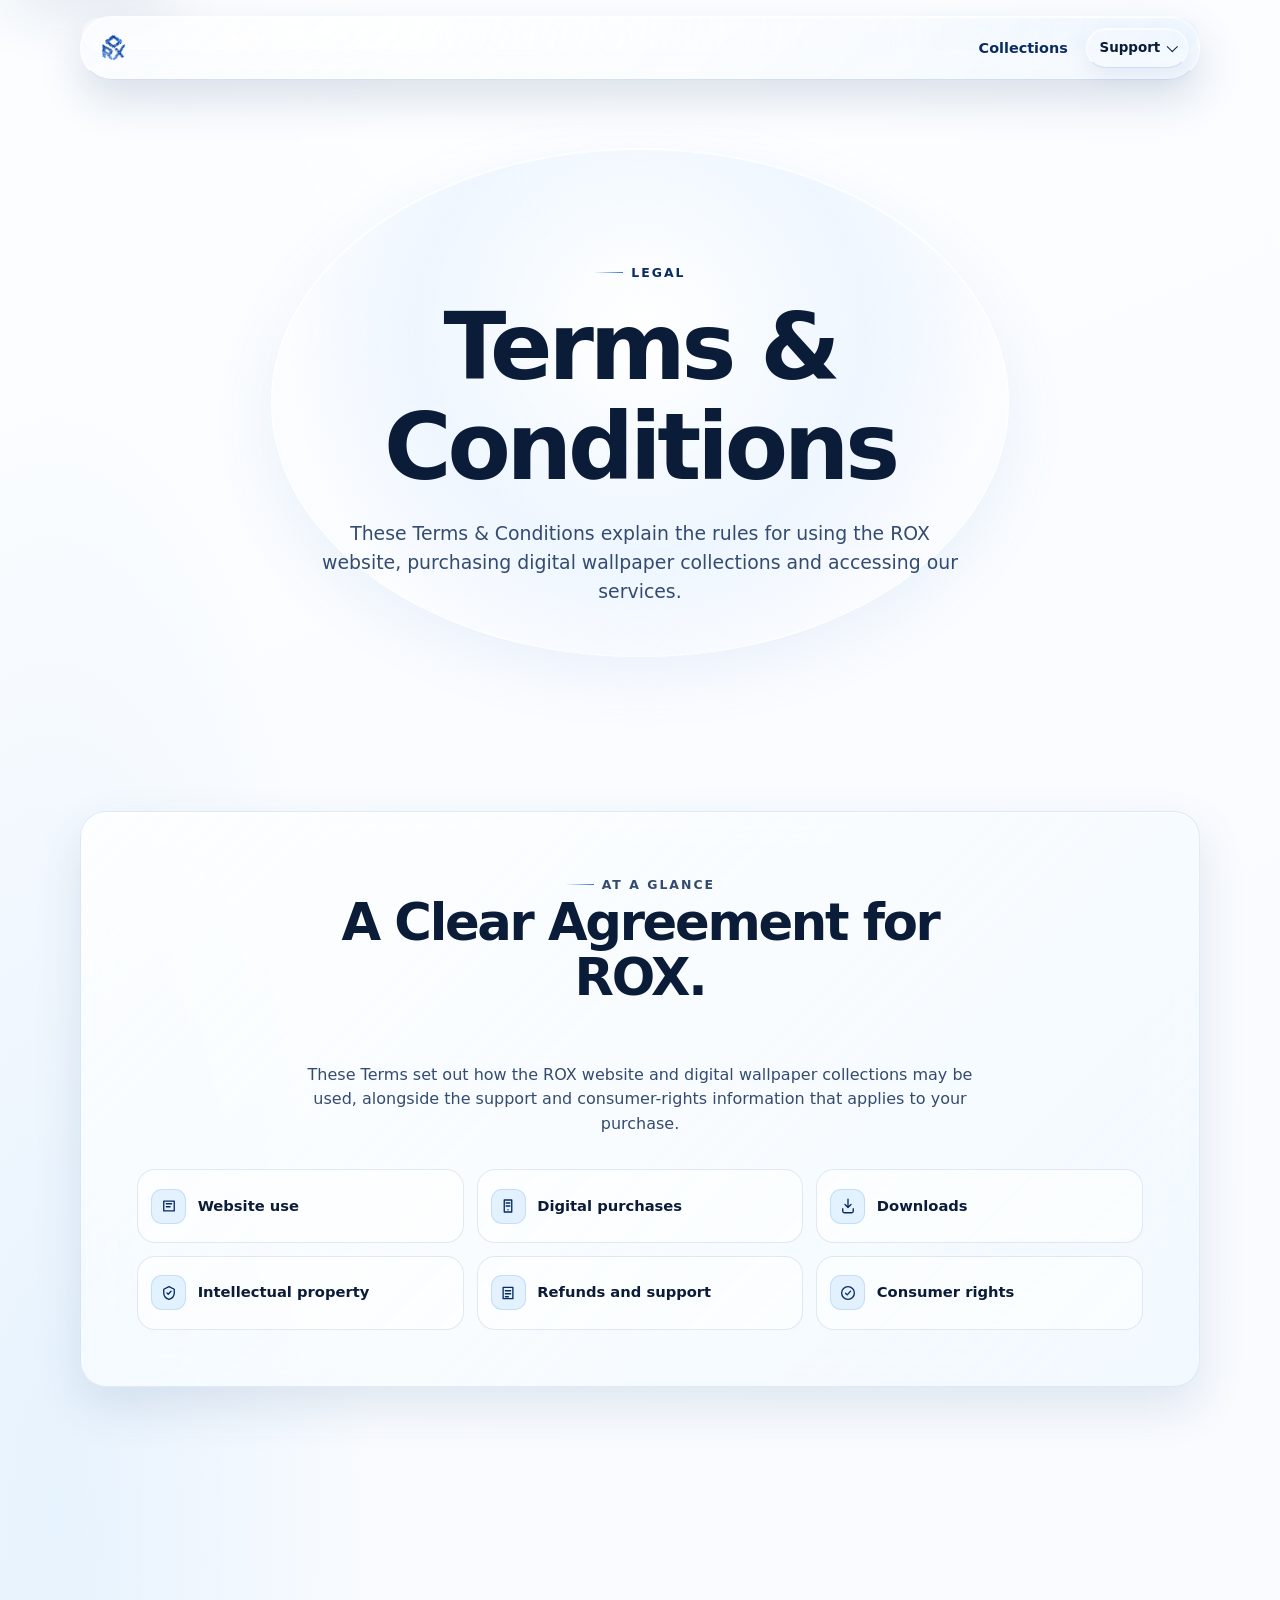
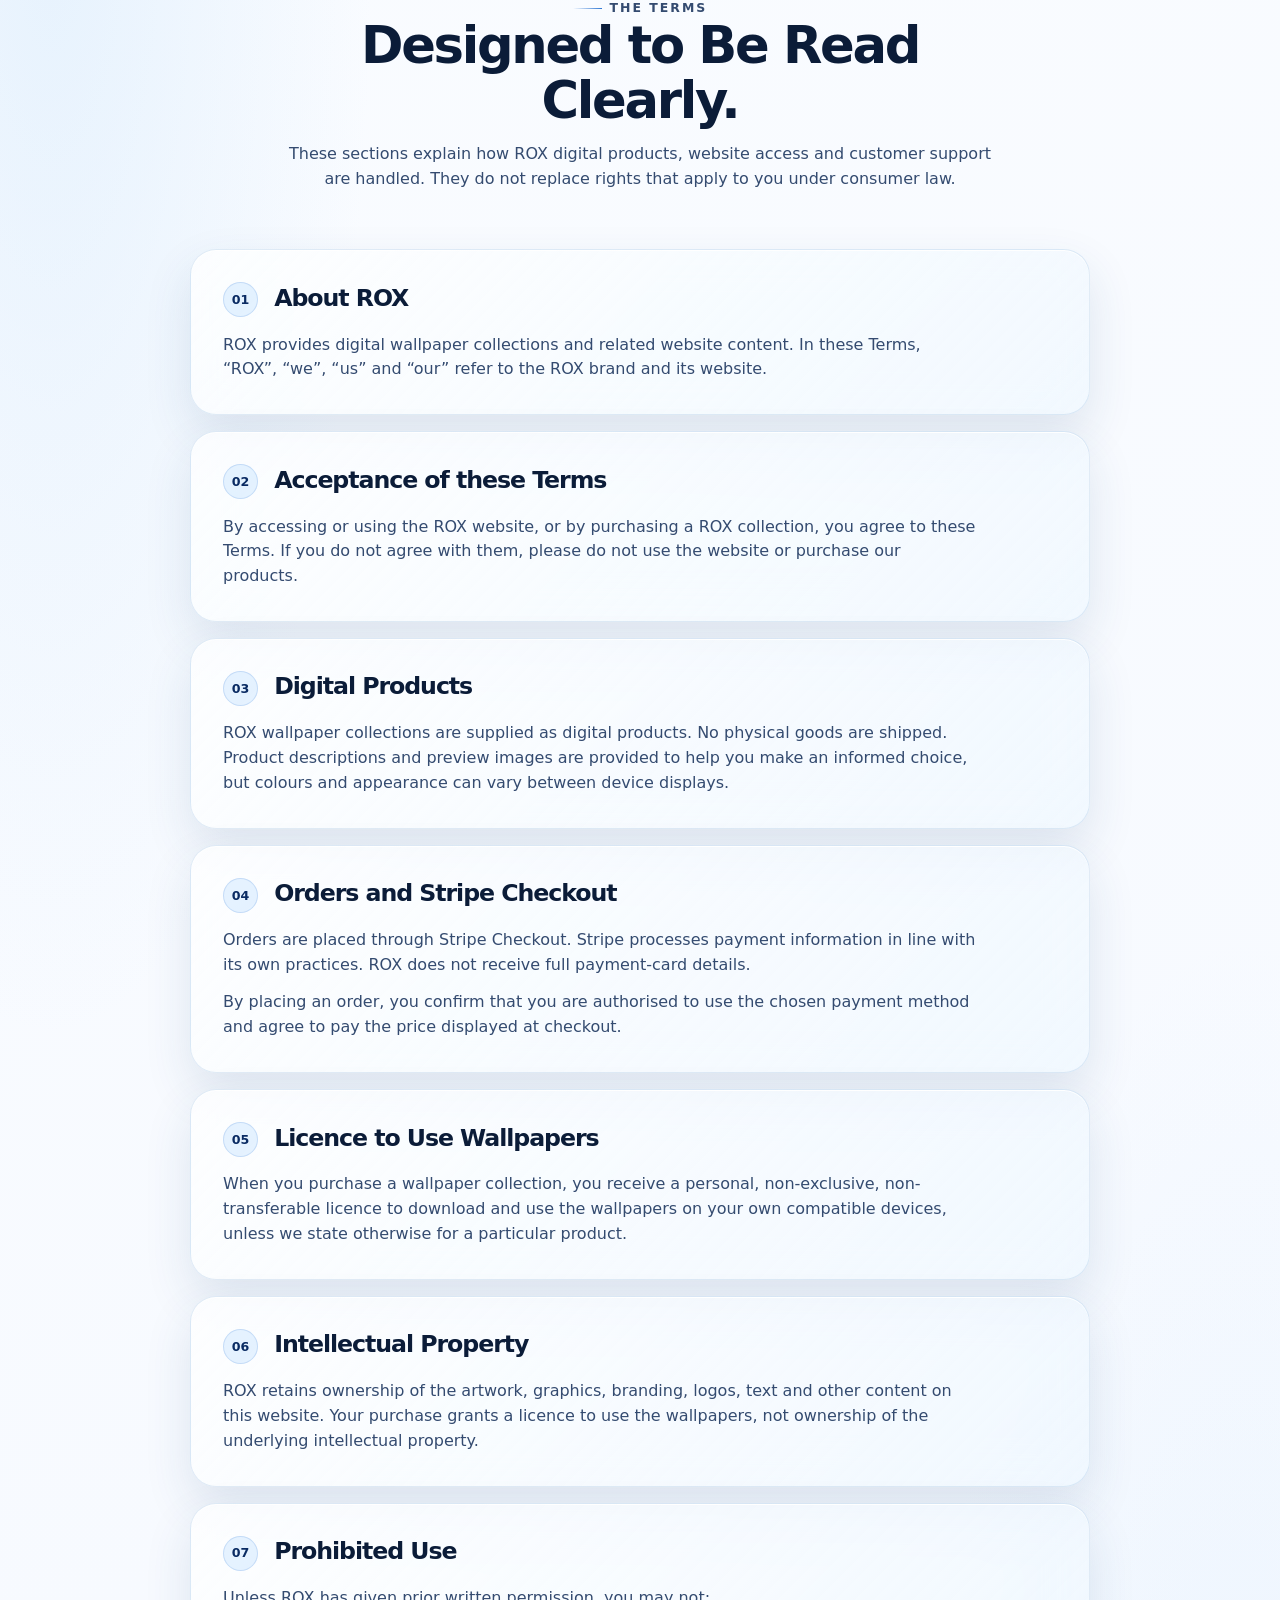
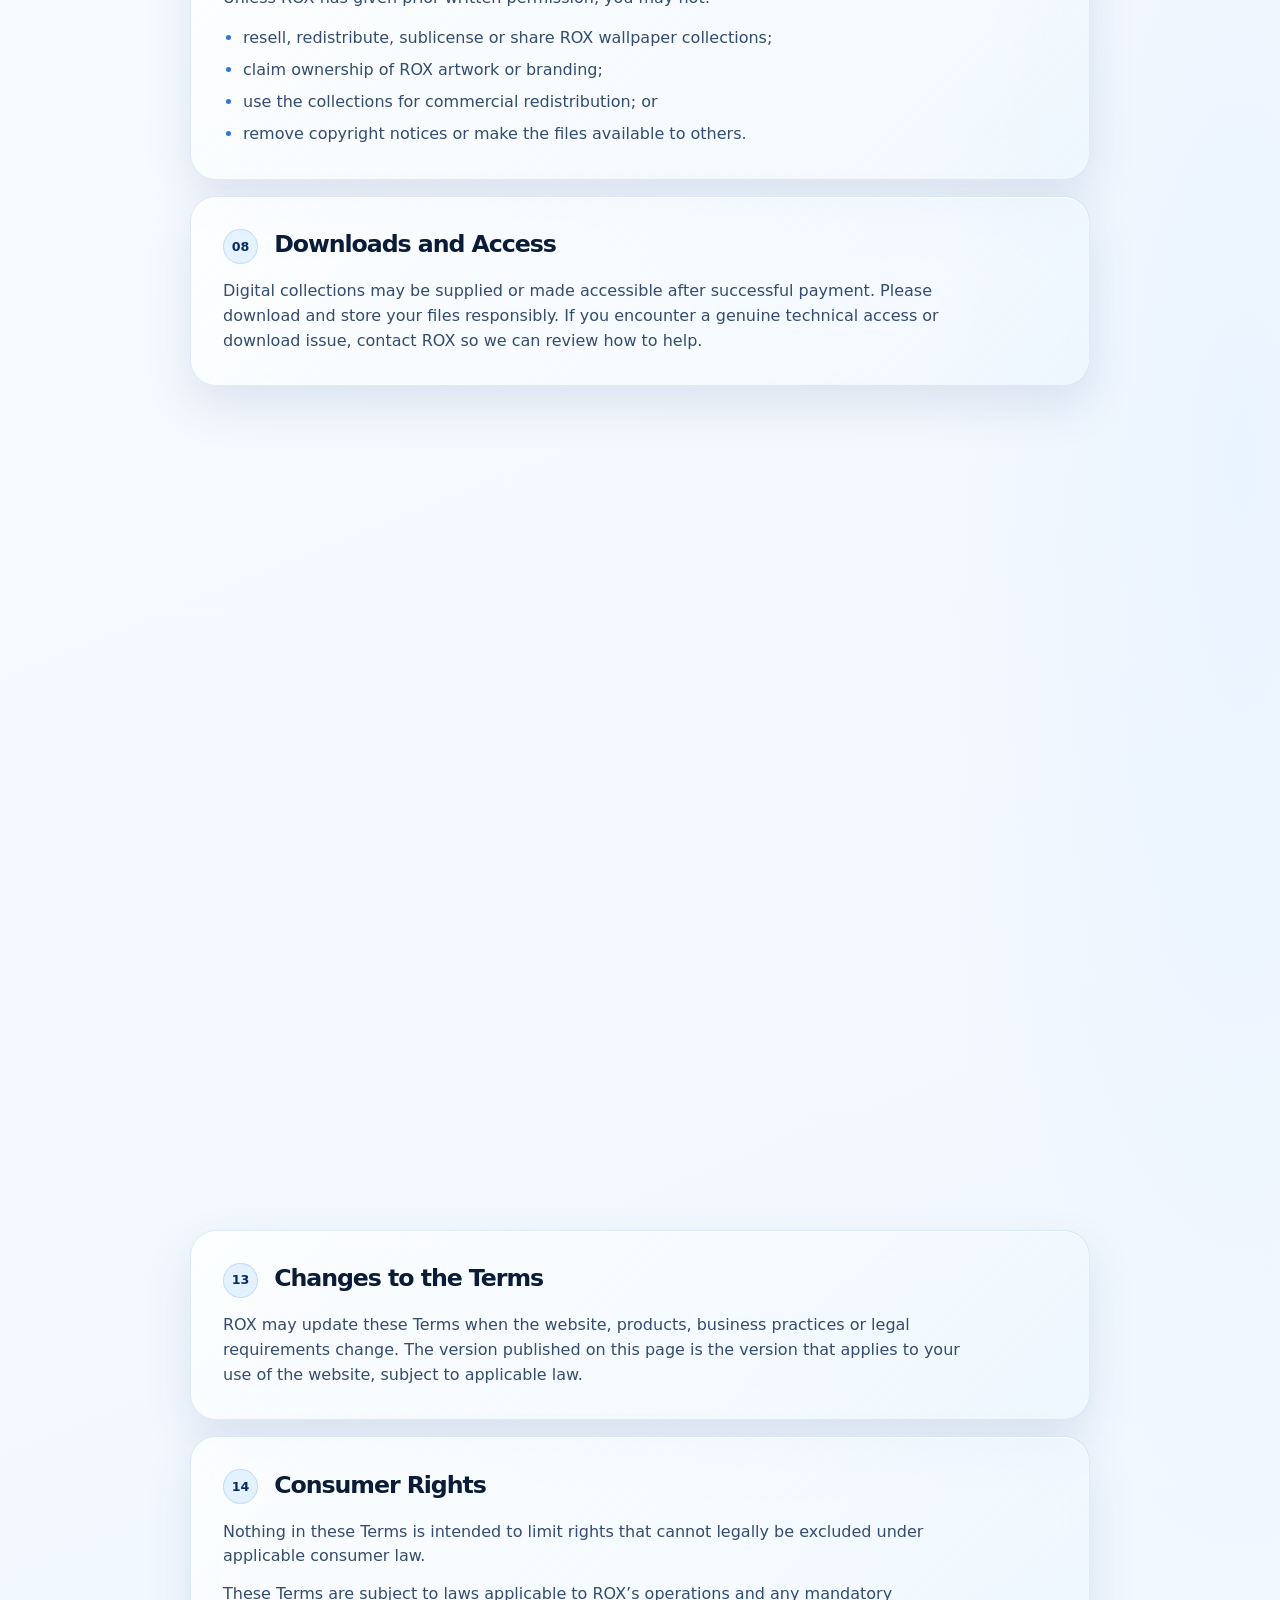
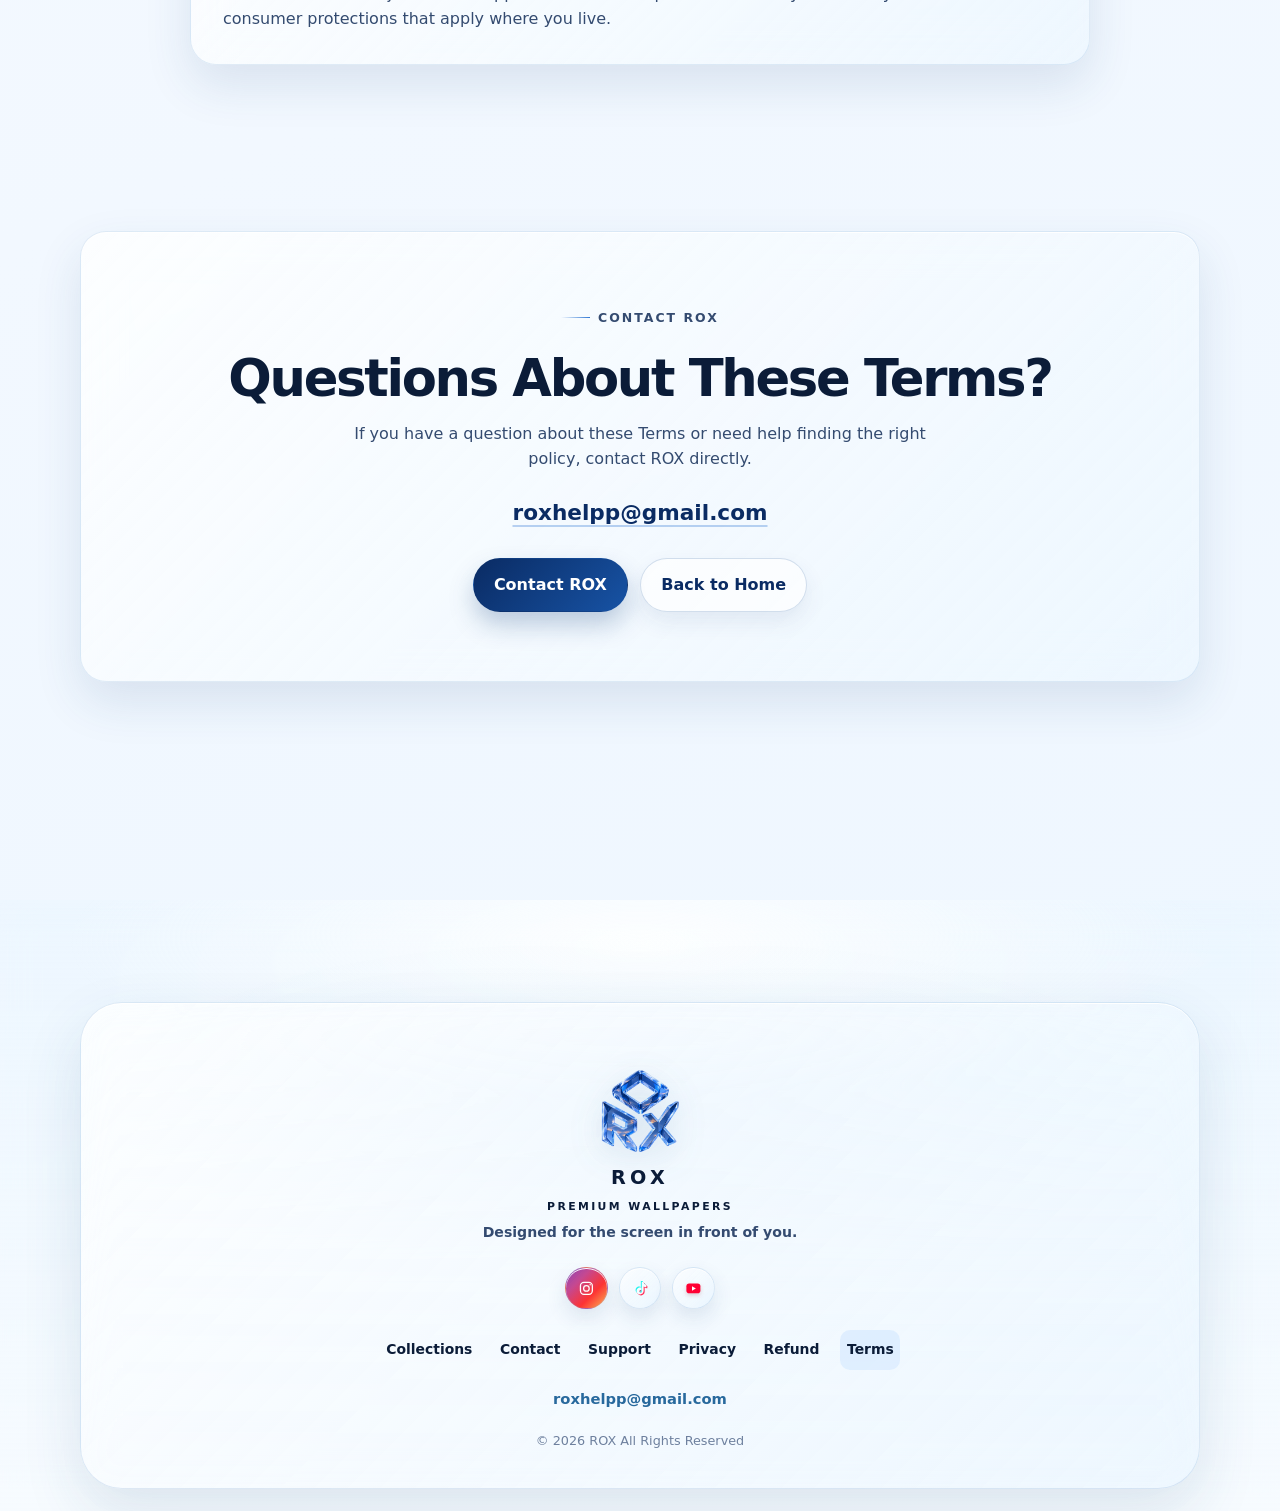
<file: terms.html>
<!DOCTYPE html>
<html lang="en">
<head>
  <meta charset="UTF-8">
  <meta name="viewport" content="width=device-width, initial-scale=1.0">
  <meta name="theme-color" content="#f5f8ff">
  <title>Terms &amp; Conditions | ROX</title>
  <style>

    :root {
      --paper: #f5f8ff;
      --paper-deep: #e7eef9;
      --ice: rgba(255, 255, 255, 0.64);
      --ice-strong: rgba(255, 255, 255, 0.80);
      --ink: #0b1c38;
      --ink-soft: #344b70;
      --quiet: #6e809e;
      --navy: #0a2b63;
      --midnight: #061b44;
      --blue: #2f77d3;
      --sky: #a8d8ff;
      --aqua: #b9ebe6;
      --line: rgba(58, 105, 168, 0.18);
      --line-bright: rgba(255, 255, 255, 0.82);
      --shadow: 0 22px 62px rgba(37, 71, 124, 0.14);
      --shadow-hover: 0 30px 72px rgba(24, 63, 120, 0.20);
      --radius-xl: 34px;
      --radius-lg: 26px;
      --radius-md: 18px;
      --ease: cubic-bezier(0.22, 1, 0.36, 1);
    }

    * { box-sizing: border-box; }

    html {
      scroll-behavior: smooth;
      background: var(--paper);
    }

    body {
      min-width: 320px;
      margin: 0;
      overflow-x: clip;
      color: var(--ink);
      background:
        radial-gradient(circle at 10% 8%, rgba(168, 216, 255, 0.46), transparent 25rem),
        radial-gradient(circle at 88% 18%, rgba(201, 199, 255, 0.24), transparent 26rem),
        linear-gradient(135deg, #fbfdff 0%, var(--paper) 52%, #edf4fc 100%);
      font-family: Inter, ui-sans-serif, system-ui, -apple-system, BlinkMacSystemFont, "Segoe UI", sans-serif;
      line-height: 1.55;
      -webkit-font-smoothing: antialiased;
      text-rendering: optimizeLegibility;
    }

    body::before,
    body::after {
      position: fixed;
      z-index: -1;
      width: 34rem;
      height: 34rem;
      border-radius: 50%;
      pointer-events: none;
      content: "";
      filter: blur(12px);
      opacity: 0.54;
    }

    body::before {
      top: 28rem;
      left: -21rem;
      background: rgba(173, 213, 255, 0.42);
    }

    body::after {
      right: -20rem;
      bottom: 10rem;
      background: rgba(191, 221, 255, 0.36);
    }

    a {
      color: inherit;
      text-decoration: none;
    }

    button,
    summary {
      font: inherit;
    }

    :focus-visible {
      outline: 3px solid rgba(47, 119, 211, 0.5);
      outline-offset: 4px;
    }

    .skip-link {
      position: fixed;
      z-index: 100;
      top: 0.8rem;
      left: 0.8rem;
      padding: 0.75rem 1rem;
      border-radius: 12px;
      color: #fff;
      background: var(--navy);
      box-shadow: var(--shadow);
      transform: translateY(-160%);
      transition: transform 180ms var(--ease);
    }

    .skip-link:focus {
      transform: translateY(0);
    }

    .site-header {
      position: sticky;
      z-index: 30;
      top: 0;
      padding: 1rem clamp(1rem, 3vw, 2.5rem);
      transition: padding 300ms var(--ease);
    }

    .site-header.is-scrolled {
      padding-top: 0.55rem;
      padding-bottom: 0.55rem;
    }

    .nav-shell {
      display: flex;
      align-items: center;
      justify-content: space-between;
      width: min(1120px, 100%);
      min-height: 64px;
      margin: 0 auto;
      padding: 0.55rem 0.7rem 0.55rem 1.2rem;
      border: 1px solid var(--line-bright);
      border-color: rgba(57, 105, 167, 0.17);
      border-radius: 999px;
      background: rgba(255, 255, 255, 0.64);
      box-shadow: 0 12px 34px rgba(28, 61, 111, 0.10);
      backdrop-filter: blur(20px) saturate(150%);
      -webkit-backdrop-filter: blur(20px) saturate(150%);
      transition: min-height 300ms var(--ease), border-color 300ms var(--ease), box-shadow 300ms var(--ease), background 300ms var(--ease);
    }

    .site-header.is-scrolled .nav-shell {
      min-height: 56px;
      border-color: rgba(10, 43, 99, 0.24);
      background: rgba(255, 255, 255, 0.78);
      box-shadow: 0 15px 36px rgba(25, 58, 108, 0.14);
      backdrop-filter: blur(28px) saturate(165%);
      -webkit-backdrop-filter: blur(28px) saturate(165%);
    }

    .brand {
      display: inline-flex;
      align-items: center;
      min-height: 44px;
      color: var(--navy);
      font-size: 1.1rem;
      font-weight: 850;
      letter-spacing: 0.2em;
    }

    .nav-links {
      display: flex;
      align-items: center;
      gap: 0.2rem;
      margin: 0;
      padding: 0;
      list-style: none;
    }

    .nav-links a {
      display: inline-flex;
      align-items: center;
      justify-content: center;
      min-height: 42px;
      padding: 0.55rem 0.88rem;
      border: 1px solid transparent;
      border-radius: 999px;
      color: var(--ink-soft);
      font-size: 0.9rem;
      font-weight: 700;
      transition: color 220ms var(--ease), background 220ms var(--ease), border-color 220ms var(--ease), transform 220ms var(--ease);
    }

    .nav-links a:hover {
      color: var(--navy);
      border-color: rgba(68, 122, 194, 0.15);
      background: rgba(255, 255, 255, 0.68);
      transform: translateY(-1px);
    }

    .nav-links a[aria-current="page"] {
      color: #fff;
      border-color: rgba(10, 43, 99, 0.2);
      background: linear-gradient(135deg, var(--navy), #174b98);
      box-shadow: 0 8px 18px rgba(17, 60, 124, 0.22);
    }

    .menu-toggle {
      display: none;
      align-items: center;
      justify-content: center;
      width: 44px;
      height: 44px;
      padding: 0;
      border: 1px solid rgba(57, 105, 167, 0.18);
      border-radius: 50%;
      color: var(--navy);
      background: rgba(255, 255, 255, 0.72);
      cursor: pointer;
    }

    .menu-toggle svg { width: 20px; height: 20px; }

    main {
      width: min(1120px, calc(100% - 2rem));
      margin: 0 auto;
    }

    section {
      scroll-margin-top: 7.5rem;
    }

    .hero {
      position: relative;
      display: grid;
      place-items: center;
      min-height: min(65vh, 620px);
      padding: clamp(6.5rem, 13vw, 10rem) 0 clamp(4.5rem, 8vw, 7rem);
      text-align: center;
      isolation: isolate;
    }

    .hero::before {
      position: absolute;
      z-index: -1;
      width: min(46rem, 90vw);
      aspect-ratio: 1.45;
      border: 1px solid rgba(255, 255, 255, 0.8);
      border-radius: 50%;
      background:
        radial-gradient(circle at 50% 36%, rgba(255, 255, 255, 0.96), rgba(223, 238, 255, 0.46) 46%, transparent 72%);
      box-shadow: inset 0 1px rgba(255, 255, 255, 0.9), 0 18px 60px rgba(99, 152, 218, 0.11);
      content: "";
      filter: blur(0.2px);
    }

    .hero-content {
      width: min(800px, 100%);
    }

    .eyebrow {
      display: inline-flex;
      align-items: center;
      gap: 0.5rem;
      margin: 0 0 1rem;
      color: var(--navy);
      font-size: 0.78rem;
      font-weight: 800;
      letter-spacing: 0.16em;
      text-transform: uppercase;
    }

    .eyebrow::before {
      width: 1.8rem;
      height: 1px;
      background: linear-gradient(90deg, transparent, var(--blue));
      content: "";
    }

    h1,
    h2,
    h3,
    p {
      margin-top: 0;
    }

    h1,
    h2,
    h3 {
      color: var(--ink);
      letter-spacing: -0.045em;
      line-height: 1.08;
    }

    h1 {
      max-width: 11ch;
      margin: 0 auto 1.35rem;
      font-size: clamp(2.85rem, 7.2vw, 5.85rem);
      font-weight: 800;
    }

    .hero-copy {
      max-width: 660px;
      margin: 0 auto;
      color: var(--ink-soft);
      font-size: clamp(1rem, 1.8vw, 1.18rem);
    }

    .section-heading {
      max-width: 650px;
      margin: 0 auto clamp(2rem, 5vw, 3.6rem);
      text-align: center;
    }

    .section-heading h2 {
      margin-bottom: 0.9rem;
      font-size: clamp(2rem, 4vw, 3.4rem);
    }

    .section-heading p {
      margin-bottom: 0;
      color: var(--ink-soft);
    }

    .glass-card {
      position: relative;
      overflow: hidden;
      border: 1px solid var(--line);
      border-top-color: rgba(255, 255, 255, 0.92);
      border-radius: var(--radius-lg);
      background: linear-gradient(135deg, rgba(255, 255, 255, 0.80), rgba(246, 250, 255, 0.58));
      box-shadow: var(--shadow);
      backdrop-filter: blur(20px) saturate(135%);
      -webkit-backdrop-filter: blur(20px) saturate(135%);
    }

    .glass-card::before {
      position: absolute;
      top: 0;
      left: 7%;
      width: 48%;
      height: 1px;
      background: linear-gradient(90deg, transparent, rgba(255, 255, 255, 0.96), transparent);
      content: "";
      pointer-events: none;
    }

    .support-section {
      padding: clamp(3.8rem, 8vw, 7rem) 0;
    }

    .support-grid {
      display: grid;
      grid-template-columns: repeat(4, minmax(0, 1fr));
      gap: 1rem;
    }

    .support-card {
      display: flex;
      flex-direction: column;
      min-height: 245px;
      padding: 1.45rem;
      transition: transform 320ms var(--ease), box-shadow 320ms var(--ease), border-color 320ms var(--ease);
    }

    .support-card:hover {
      border-color: rgba(47, 119, 211, 0.32);
      box-shadow: var(--shadow-hover);
      transform: translateY(-7px);
    }

    .icon-wrap {
      display: grid;
      place-items: center;
      width: 48px;
      height: 48px;
      margin-bottom: 1.4rem;
      border: 1px solid rgba(47, 119, 211, 0.18);
      border-radius: 15px;
      color: var(--navy);
      background: linear-gradient(135deg, rgba(255, 255, 255, 0.96), rgba(198, 226, 255, 0.64));
      box-shadow: inset 0 1px rgba(255, 255, 255, 0.95), 0 8px 18px rgba(47, 119, 211, 0.10);
    }

    .icon-wrap svg {
      width: 23px;
      height: 23px;
      stroke: currentColor;
    }

    .support-card h3 {
      margin-bottom: 0.7rem;
      font-size: 1.2rem;
    }

    .support-card p {
      margin-bottom: 0;
      color: var(--ink-soft);
      font-size: 0.96rem;
    }

    .faq-section {
      padding: clamp(3rem, 6vw, 5rem) 0 clamp(4rem, 8vw, 7rem);
    }

    .faq-list {
      display: grid;
      gap: 0.8rem;
      width: min(850px, 100%);
      margin: 0 auto;
    }

    .faq-item {
      transition: transform 260ms var(--ease), box-shadow 260ms var(--ease), border-color 260ms var(--ease);
    }

    .faq-item[open] {
      border-color: rgba(47, 119, 211, 0.32);
      box-shadow: 0 20px 48px rgba(37, 71, 124, 0.13);
    }

    .faq-item:hover {
      transform: translateY(-2px);
    }

    .faq-item summary {
      display: flex;
      align-items: center;
      justify-content: space-between;
      gap: 1.2rem;
      min-height: 68px;
      padding: 1.1rem 1.4rem;
      color: var(--ink);
      font-weight: 760;
      cursor: pointer;
      list-style: none;
    }

    .faq-item summary::-webkit-details-marker { display: none; }

    .faq-item summary::after {
      flex: 0 0 auto;
      display: grid;
      place-items: center;
      width: 1.7rem;
      height: 1.7rem;
      border: 1px solid rgba(47, 119, 211, 0.17);
      border-radius: 50%;
      color: var(--navy);
      background: rgba(224, 239, 255, 0.62);
      content: "+";
      font-size: 1.25rem;
      font-weight: 400;
      line-height: 1;
      transition: transform 260ms var(--ease), background 260ms var(--ease);
    }

    .faq-item[open] summary::after {
      background: rgba(192, 221, 255, 0.86);
      transform: rotate(45deg);
    }

    .faq-answer {
      padding: 0 1.4rem 1.4rem;
      color: var(--ink-soft);
    }

    .faq-item[open] .faq-answer {
      animation: answer-in 300ms var(--ease) both;
    }

    .faq-answer p {
      max-width: 71ch;
      margin-bottom: 0;
    }

    @keyframes answer-in {
      from { opacity: 0; transform: translateY(-5px); }
      to { opacity: 1; transform: translateY(0); }
    }

    .contact-section {
      padding: clamp(2.5rem, 5vw, 4.5rem) 0 clamp(4rem, 8vw, 7rem);
    }

    .support-contact {
      padding: clamp(2rem, 6vw, 4.3rem);
      text-align: center;
      background:
        radial-gradient(circle at 84% 18%, rgba(174, 217, 255, 0.46), transparent 30%),
        linear-gradient(135deg, rgba(255, 255, 255, 0.87), rgba(234, 244, 255, 0.66));
    }

    .support-contact h2 {
      margin-bottom: 1rem;
      font-size: clamp(2rem, 4vw, 3.25rem);
    }

    .support-contact > p {
      max-width: 600px;
      margin-right: auto;
      margin-bottom: 1.5rem;
      margin-left: auto;
      color: var(--ink-soft);
    }

    .support-email {
      display: inline-block;
      margin-bottom: 1.8rem;
      color: var(--navy);
      font-size: clamp(1.06rem, 2.5vw, 1.35rem);
      font-weight: 800;
      overflow-wrap: anywhere;
      text-decoration: underline;
      text-decoration-color: rgba(47, 119, 211, 0.32);
      text-underline-offset: 0.24em;
      transition: color 200ms var(--ease), text-decoration-color 200ms var(--ease);
    }

    .support-email:hover {
      color: var(--blue);
      text-decoration-color: var(--blue);
    }

    .action-row {
      display: flex;
      flex-wrap: wrap;
      justify-content: center;
      gap: 0.8rem;
    }

    .button {
      position: relative;
      display: inline-flex;
      align-items: center;
      justify-content: center;
      min-height: 52px;
      padding: 0.86rem 1.24rem;
      overflow: hidden;
      border: 1px solid transparent;
      border-radius: 999px;
      font-weight: 800;
      transition: transform 260ms var(--ease), box-shadow 260ms var(--ease), border-color 260ms var(--ease), color 260ms var(--ease);
    }

    .button::before {
      position: absolute;
      inset: 0 auto 0 -125%;
      width: 66%;
      background: linear-gradient(100deg, transparent, rgba(255, 255, 255, 0.42), transparent);
      content: "";
      transform: skewX(-22deg);
      transition: left 600ms var(--ease);
    }

    .button:hover::before { left: 155%; }

    .button:hover {
      transform: translateY(-4px) scale(1.01);
    }

    .button:active {
      box-shadow: none;
      transform: translateY(-1px) scale(0.99);
    }

    .button-primary {
      color: #fff;
      background: linear-gradient(135deg, var(--navy), #1753a5);
      box-shadow: 0 13px 25px rgba(17, 60, 124, 0.25);
    }

    .button-primary:hover {
      box-shadow: 0 19px 34px rgba(17, 60, 124, 0.31), 0 0 0 5px rgba(168, 216, 255, 0.24);
    }

    .button-secondary {
      border-color: rgba(57, 105, 167, 0.22);
      color: var(--navy);
      background: rgba(255, 255, 255, 0.68);
      box-shadow: 0 10px 22px rgba(31, 67, 118, 0.09);
    }

    .button-secondary:hover {
      border-color: rgba(47, 119, 211, 0.42);
      box-shadow: 0 16px 30px rgba(31, 67, 118, 0.15);
    }

    .guidance-section {
      padding: clamp(3rem, 7vw, 6rem) 0 clamp(4.5rem, 9vw, 7.5rem);
    }

    .guidance-grid {
      display: grid;
      grid-template-columns: repeat(3, minmax(0, 1fr));
      gap: 1rem;
    }

    .guidance-card {
      min-height: 214px;
      padding: 1.6rem;
      transition: transform 300ms var(--ease), box-shadow 300ms var(--ease), border-color 300ms var(--ease);
    }

    .guidance-card:hover {
      border-color: rgba(47, 119, 211, 0.30);
      box-shadow: var(--shadow-hover);
      transform: translateY(-5px);
    }

    .guidance-number {
      display: inline-flex;
      align-items: center;
      justify-content: center;
      min-width: 2.1rem;
      height: 2.1rem;
      margin-bottom: 1.1rem;
      border: 1px solid rgba(47, 119, 211, 0.18);
      border-radius: 999px;
      color: var(--navy);
      background: rgba(218, 237, 255, 0.68);
      font-size: 0.83rem;
      font-weight: 850;
    }

    .guidance-card h3 {
      margin-bottom: 0.7rem;
      font-size: 1.16rem;
    }

    .guidance-card p {
      margin-bottom: 0;
      color: var(--ink-soft);
    }

    .site-footer {
      width: min(1120px, calc(100% - 2rem));
      margin: 0 auto 1.5rem;
      padding: 1.4rem;
      border: 1px solid var(--line);
      border-top-color: rgba(255, 255, 255, 0.92);
      border-radius: var(--radius-xl);
      color: var(--ink-soft);
      background: rgba(255, 255, 255, 0.58);
      box-shadow: 0 16px 48px rgba(38, 73, 124, 0.10);
      text-align: center;
      backdrop-filter: blur(20px) saturate(140%);
      -webkit-backdrop-filter: blur(20px) saturate(140%);
    }

    .footer-brand {
      margin: 0 0 0.8rem;
      color: var(--navy);
      font-size: 1rem;
      font-weight: 850;
      letter-spacing: 0.22em;
    }

    .footer-links {
      display: flex;
      flex-wrap: wrap;
      justify-content: center;
      gap: 0.3rem 0.55rem;
      margin: 0 0 1rem;
      padding: 0;
      list-style: none;
    }

    .footer-links a {
      display: inline-flex;
      min-height: 40px;
      align-items: center;
      padding: 0.36rem 0.55rem;
      border-radius: 10px;
      color: var(--ink-soft);
      font-size: 0.9rem;
      font-weight: 700;
      transition: color 200ms var(--ease), background 200ms var(--ease);
    }

    .footer-links a:hover,
    .footer-links a[aria-current="page"] {
      color: var(--navy);
      background: rgba(213, 233, 255, 0.64);
    }

    .footer-email {
      display: inline-block;
      margin-bottom: 0.8rem;
      color: var(--navy);
      font-size: 0.92rem;
      font-weight: 750;
      overflow-wrap: anywhere;
    }

    .footer-copy {
      margin: 0;
      font-size: 0.8rem;
      color: var(--quiet);
    }

    .reveal {
      opacity: 1;
      transform: none;
      filter: none;
    }

    .motion-ready .reveal {
      opacity: 0;
      filter: blur(6px);
      transform: translateY(18px);
      transition: opacity 700ms var(--ease), transform 700ms var(--ease), filter 700ms var(--ease);
    }

    .motion-ready .reveal.is-visible {
      opacity: 1;
      filter: blur(0);
      transform: translateY(0);
    }

    .motion-ready .reveal[data-delay="1"] { transition-delay: 100ms; }
    .motion-ready .reveal[data-delay="2"] { transition-delay: 190ms; }
    .motion-ready .reveal[data-delay="3"] { transition-delay: 280ms; }
    .motion-ready .reveal[data-delay="4"] { transition-delay: 360ms; }

    @media (max-width: 900px) {
      .support-grid { grid-template-columns: repeat(2, minmax(0, 1fr)); }
      .support-card { min-height: 220px; }
    }

    @media (max-width: 720px) {
      .site-header { padding-right: 1rem; padding-left: 1rem; }
      .nav-shell { position: relative; min-height: 58px; padding-left: 1rem; }
      .menu-toggle { display: inline-flex; }
      .nav-links {
        position: absolute;
        top: calc(100% + 0.6rem);
        right: 0;
        left: 0;
        display: grid;
        gap: 0.28rem;
        padding: 0.6rem;
        border: 1px solid rgba(57, 105, 167, 0.19);
        border-radius: 22px;
        background: rgba(255, 255, 255, 0.88);
        box-shadow: 0 18px 42px rgba(25, 58, 108, 0.16);
        backdrop-filter: blur(24px) saturate(160%);
        -webkit-backdrop-filter: blur(24px) saturate(160%);
        opacity: 0;
        pointer-events: none;
        transform: translateY(-8px) scale(0.98);
        transform-origin: top;
        transition: opacity 220ms var(--ease), transform 220ms var(--ease);
      }
      .nav-links[data-open="true"] {
        opacity: 1;
        pointer-events: auto;
        transform: translateY(0) scale(1);
      }
      .nav-links a { justify-content: flex-start; padding-left: 1rem; }
      .hero { min-height: 540px; }
      .guidance-grid { grid-template-columns: 1fr; }
    }

    @media (max-width: 560px) {
      main { width: min(100% - 1.25rem, 1120px); }
      .site-header { padding-top: 0.6rem; }
      .hero { min-height: 500px; padding-top: 5rem; }
      h1 { font-size: clamp(2.55rem, 13vw, 3.7rem); }
      .support-grid { grid-template-columns: 1fr; }
      .support-card { min-height: auto; }
      .faq-item summary { min-height: 62px; padding: 1rem 1.05rem; font-size: 0.96rem; }
      .faq-answer { padding-right: 1.05rem; padding-bottom: 1.1rem; padding-left: 1.05rem; }
      .support-contact { padding: 2rem 1.15rem; }
      .action-row { display: grid; grid-template-columns: 1fr; width: 100%; }
      .button { width: 100%; }
      .site-footer { width: min(100% - 1.25rem, 1120px); }
    }

    @media (prefers-reduced-motion: reduce) {
      html { scroll-behavior: auto; }
      *,
      *::before,
      *::after {
        scroll-behavior: auto !important;
        animation-duration: 0.001ms !important;
        animation-iteration-count: 1 !important;
        transition-duration: 0.001ms !important;
      }
    }
  
    .terms-overview {
      padding: clamp(2rem, 5vw, 3.5rem);
      background: radial-gradient(circle at 88% 12%, rgba(174, 217, 255, 0.44), transparent 28%), linear-gradient(135deg, rgba(255, 255, 255, 0.88), rgba(237, 246, 255, 0.64));
    }
    .overview-copy { max-width: 680px; margin: 0 auto 2rem; color: var(--ink-soft); text-align: center; }
    .overview-grid { display: grid; grid-template-columns: repeat(3, minmax(0, 1fr)); gap: 0.8rem; }
    .overview-point { display: flex; align-items: center; gap: 0.72rem; min-height: 74px; padding: 0.82rem; border: 1px solid rgba(57, 105, 167, 0.14); border-radius: var(--radius-md); background: rgba(255, 255, 255, 0.56); color: var(--ink); font-size: 0.92rem; font-weight: 760; }
    .overview-icon { display: grid; flex: 0 0 auto; place-items: center; width: 35px; height: 35px; border: 1px solid rgba(47, 119, 211, 0.16); border-radius: 11px; color: var(--navy); background: rgba(218, 237, 255, 0.72); }
    .overview-icon svg { width: 18px; height: 18px; stroke: currentColor; }
    .legal-section { padding: clamp(4rem, 8vw, 7rem) 0; }
    .legal-intro { max-width: 710px; margin: 0 auto clamp(2rem, 5vw, 3.6rem); text-align: center; }
    .legal-intro h2 { margin-bottom: 0.85rem; font-size: clamp(2rem, 4vw, 3.35rem); }
    .legal-intro p { margin-bottom: 0; color: var(--ink-soft); }
    .legal-grid { display: grid; gap: 1rem; width: min(900px, 100%); margin: 0 auto; }
    .term-card { padding: clamp(1.35rem, 3vw, 2rem); transition: transform 300ms var(--ease), box-shadow 300ms var(--ease), border-color 300ms var(--ease); }
    .term-card:hover { border-color: rgba(47, 119, 211, 0.30); box-shadow: var(--shadow-hover); transform: translateY(-4px); }
    .term-card-header { display: flex; align-items: flex-start; gap: 1rem; margin-bottom: 0.95rem; }
    .term-number { display: inline-grid; flex: 0 0 auto; place-items: center; width: 2.2rem; height: 2.2rem; border: 1px solid rgba(47, 119, 211, 0.18); border-radius: 999px; color: var(--navy); background: rgba(218, 237, 255, 0.70); font-size: 0.79rem; font-weight: 850; }
    .term-card h2 { margin: 0.22rem 0 0; font-size: clamp(1.22rem, 2.6vw, 1.48rem); }
    .term-card p { max-width: 74ch; margin-bottom: 0; color: var(--ink-soft); }
    .term-card p + p { margin-top: 0.8rem; }
    .term-card ul { display: grid; gap: 0.45rem; margin: 0.95rem 0 0; padding-left: 1.25rem; color: var(--ink-soft); }
    .term-card li::marker { color: var(--blue); }
    .legal-link { color: var(--navy); font-weight: 800; text-decoration: underline; text-decoration-color: rgba(47, 119, 211, 0.34); text-underline-offset: 0.22em; }
    .legal-link:hover { color: var(--blue); text-decoration-color: var(--blue); }
    .consumer-card { border-color: rgba(47, 119, 211, 0.32); background: radial-gradient(circle at 92% 20%, rgba(179, 227, 255, 0.46), transparent 28%), linear-gradient(135deg, rgba(255, 255, 255, 0.90), rgba(232, 244, 255, 0.67)); }
    .terms-contact { margin-bottom: clamp(4.5rem, 9vw, 7.5rem); }
    @media (max-width: 780px) { .overview-grid { grid-template-columns: repeat(2, minmax(0, 1fr)); } }
    @media (max-width: 560px) { .terms-overview { padding: 1.35rem; } .overview-grid { grid-template-columns: 1fr; } .overview-point { min-height: 62px; } .term-card-header { gap: 0.8rem; } .term-card { padding: 1.2rem; } }

  
    /* Liquid Glass navigation refinement */
    .site-header .nav-shell {
      position: relative;
      isolation: isolate;
      background: linear-gradient(115deg, rgba(255,255,255,.31) 0%, rgba(255,255,255,.12) 43%, rgba(199,224,255,.26) 100%);
      border-color: rgba(255,255,255,.70);
      border-bottom-color: rgba(37,79,139,.18);
      box-shadow: 0 8px 25px rgba(29,65,116,.08), inset 0 1px 0 rgba(255,255,255,.78), inset 0 -1px 0 rgba(59,111,181,.07);
      backdrop-filter: blur(13px) saturate(142%);
      -webkit-backdrop-filter: blur(13px) saturate(142%);
      transition: min-height .3s var(--ease), background .3s ease, box-shadow .3s ease, border-color .3s ease, backdrop-filter .3s ease, -webkit-backdrop-filter .3s ease;
    }
    .site-header .nav-shell::before {
      content: "";
      position: absolute;
      inset: 1px;
      z-index: 0;
      height: 52%;
      border-radius: inherit;
      background: radial-gradient(circle at 16% -30%, rgba(255,255,255,.56), transparent 55%), linear-gradient(108deg, rgba(255,255,255,.45), rgba(255,255,255,.04) 42%, rgba(191,220,255,.28));
      background-size: 145% 100%;
      background-position: 0 0;
      opacity: .72;
      pointer-events: none;
      transition: background-position .8s ease, opacity .3s ease;
    }
    .site-header .nav-shell > * { z-index: 1; }
    .site-header .nav-shell:hover::before { background-position: 100% 0; opacity: .88; }
    .site-header.is-scrolled .nav-shell {
      background: linear-gradient(115deg, rgba(255,255,255,.49) 0%, rgba(248,252,255,.23) 44%, rgba(196,222,253,.30) 100%);
      border-color: rgba(255,255,255,.84);
      border-bottom-color: rgba(29,73,137,.24);
      box-shadow: 0 11px 30px rgba(25,60,109,.12), inset 0 1px 0 rgba(255,255,255,.87), inset 0 -1px 0 rgba(53,106,179,.11);
      backdrop-filter: blur(19px) saturate(150%);
      -webkit-backdrop-filter: blur(19px) saturate(150%);
    }
    .site-header.is-scrolled .nav-shell::before { opacity: .82; }
    .site-header .brand {
      text-shadow: 0 1px 0 rgba(255,255,255,.72), 0 3px 11px rgba(23,61,115,.10);
    }
    .site-header .brand::before { filter: drop-shadow(0 1px 4px rgba(42,112,201,.28)); }
    .site-header .nav-links a {
      background: transparent;
      box-shadow: none;
      text-shadow: 0 1px 0 rgba(255,255,255,.60);
      transition: color .25s ease, background .25s ease, border-color .25s ease, box-shadow .25s ease, transform .25s ease, text-shadow .25s ease;
    }
    .site-header .nav-links a:hover,
    .site-header .nav-links a:focus-visible {
      color: var(--navy);
      border-color: rgba(65,119,190,.12);
      background: linear-gradient(135deg, rgba(255,255,255,.42), rgba(199,223,253,.30));
      box-shadow: inset 0 1px 0 rgba(255,255,255,.70), 0 4px 11px rgba(35,77,140,.08);
      text-shadow: 0 1px 0 rgba(255,255,255,.86);
      transform: translateY(-1px);
    }
    .site-header .nav-links a[aria-current="page"] {
      color: var(--navy);
      border-color: rgba(63,118,190,.13);
      background: linear-gradient(135deg, rgba(255,255,255,.54), rgba(190,219,255,.34));
      box-shadow: inset 0 1px 0 rgba(255,255,255,.82), inset 0 0 0 1px rgba(63,118,190,.10), 0 4px 12px rgba(35,77,140,.09);
    }
    .site-header .nav-links a:focus-visible { outline: 2px solid rgba(37,103,190,.72); outline-offset: 2px; }
    .site-header .menu-toggle {
      background: linear-gradient(135deg, rgba(255,255,255,.46), rgba(202,226,255,.28));
      border-color: rgba(65,119,190,.16);
      box-shadow: inset 0 1px 0 rgba(255,255,255,.76), 0 4px 11px rgba(35,77,140,.07);
    }
    @media (max-width: 720px) {
      .site-header .nav-shell .nav-links[data-open] {
        background: linear-gradient(135deg, rgba(255,255,255,.63), rgba(219,235,255,.43));
        border-color: rgba(65,119,190,.16);
        box-shadow: 0 12px 28px rgba(25,60,109,.11), inset 0 1px 0 rgba(255,255,255,.82);
        backdrop-filter: blur(18px) saturate(148%);
        -webkit-backdrop-filter: blur(18px) saturate(148%);
      }
    }
    @supports not ((backdrop-filter: blur(1px)) or (-webkit-backdrop-filter: blur(1px))) {
      .site-header .nav-shell { background: rgba(249,253,255,.82); }
    }
    @media (prefers-reduced-motion: reduce) {
      .site-header .nav-shell, .site-header .nav-shell::before, .site-header .nav-links a { transition: none; }
    }

  </style>
  <link rel="stylesheet" href="assets/css/rox-motion.css">
  <script src="assets/js/rox-motion.js" defer></script>
</head>

<body>
  <a class="skip-link" href="#main-content">Skip to content</a>
  <header class="site-header" id="top">
    <nav class="nav-shell" aria-label="Primary navigation">
      <a class="brand" href="index.html" aria-label="ROX home">ROX</a>
      <button class="menu-toggle" type="button" aria-expanded="false" aria-controls="primary-links" aria-label="Open navigation menu">
        <svg aria-hidden="true" viewBox="0 0 24 24" fill="none" stroke-width="2" stroke-linecap="round"><path d="M4 7h16M4 12h16M4 17h16"/></svg>
      </button>
      <ul class="nav-links" id="primary-links" data-open="false">
        <li><a href="collections.html">Collections</a></li>
        <li><a href="contact.html">Contact</a></li>
      </ul>
    </nav>
  </header>
  <main id="main-content">
    <section class="hero" aria-labelledby="terms-title">
      <div class="hero-content reveal is-visible">
        <p class="eyebrow">Legal</p>
        <h1 id="terms-title">Terms &amp; Conditions</h1>
        <p class="hero-copy">These Terms &amp; Conditions explain the rules for using the ROX website, purchasing digital wallpaper collections and accessing our services.</p>
      </div>
    </section>

    <section class="support-section" aria-labelledby="overview-title">
      <article class="terms-overview glass-card reveal">
        <div class="section-heading">
          <p class="eyebrow">At a glance</p>
          <h2 id="overview-title">A Clear Agreement for ROX.</h2>
        </div>
        <p class="overview-copy">These Terms set out how the ROX website and digital wallpaper collections may be used, alongside the support and consumer-rights information that applies to your purchase.</p>
        <div class="overview-grid" role="list">
          <div class="overview-point" role="listitem"><span class="overview-icon" aria-hidden="true"><svg viewBox="0 0 24 24" fill="none" stroke-width="1.8" stroke-linecap="round" stroke-linejoin="round"><path d="M5 5.5h14v13H5z"/><path d="M8.5 9h7M8.5 13h5"/></svg></span>Website use</div>
          <div class="overview-point" role="listitem"><span class="overview-icon" aria-hidden="true"><svg viewBox="0 0 24 24" fill="none" stroke-width="1.8" stroke-linecap="round" stroke-linejoin="round"><path d="M7 4h10v16H7z"/><path d="M9.5 8h5M9.5 12h5M12 17h.01"/></svg></span>Digital purchases</div>
          <div class="overview-point" role="listitem"><span class="overview-icon" aria-hidden="true"><svg viewBox="0 0 24 24" fill="none" stroke-width="1.8" stroke-linecap="round" stroke-linejoin="round"><path d="M12 3v11M8 10l4 4 4-4"/><path d="M5 15.5v3A2.5 2.5 0 0 0 7.5 21h9a2.5 2.5 0 0 0 2.5-2.5v-3"/></svg></span>Downloads</div>
          <div class="overview-point" role="listitem"><span class="overview-icon" aria-hidden="true"><svg viewBox="0 0 24 24" fill="none" stroke-width="1.8" stroke-linecap="round" stroke-linejoin="round"><path d="M12 3.5 19 7v5c0 4.3-2.97 7.28-7 8.5C7.97 19.28 5 16.3 5 12V7z"/><path d="m9.3 12 1.7 1.7 3.7-4"/></svg></span>Intellectual property</div>
          <div class="overview-point" role="listitem"><span class="overview-icon" aria-hidden="true"><svg viewBox="0 0 24 24" fill="none" stroke-width="1.8" stroke-linecap="round" stroke-linejoin="round"><path d="M5.5 4.5h13v15h-13z"/><path d="M8.5 9h7M8.5 13h7M8.5 17h4"/></svg></span>Refunds and support</div>
          <div class="overview-point" role="listitem"><span class="overview-icon" aria-hidden="true"><svg viewBox="0 0 24 24" fill="none" stroke-width="1.8" stroke-linecap="round" stroke-linejoin="round"><circle cx="12" cy="12" r="8.5"/><path d="M8.7 12.2 11 14.5l4.4-5"/></svg></span>Consumer rights</div>
        </div>
      </article>
    </section>

    <section class="legal-section" aria-labelledby="legal-sections-title">
      <div class="legal-intro reveal">
        <p class="eyebrow">The terms</p>
        <h2 id="legal-sections-title">Designed to Be Read Clearly.</h2>
        <p>These sections explain how ROX digital products, website access and customer support are handled. They do not replace rights that apply to you under consumer law.</p>
      </div>
      <div class="legal-grid">
        <article class="term-card glass-card reveal"><div class="term-card-header"><span class="term-number" aria-hidden="true">01</span><h2>About ROX</h2></div><p>ROX provides digital wallpaper collections and related website content. In these Terms, “ROX”, “we”, “us” and “our” refer to the ROX brand and its website.</p></article>
        <article class="term-card glass-card reveal" data-delay="1"><div class="term-card-header"><span class="term-number" aria-hidden="true">02</span><h2>Acceptance of these Terms</h2></div><p>By accessing or using the ROX website, or by purchasing a ROX collection, you agree to these Terms. If you do not agree with them, please do not use the website or purchase our products.</p></article>
        <article class="term-card glass-card reveal" data-delay="2"><div class="term-card-header"><span class="term-number" aria-hidden="true">03</span><h2>Digital Products</h2></div><p>ROX wallpaper collections are supplied as digital products. No physical goods are shipped. Product descriptions and preview images are provided to help you make an informed choice, but colours and appearance can vary between device displays.</p></article>
        <article class="term-card glass-card reveal" data-delay="3"><div class="term-card-header"><span class="term-number" aria-hidden="true">04</span><h2>Orders and Stripe Checkout</h2></div><p>Orders are placed through Stripe Checkout. Stripe processes payment information in line with its own practices. ROX does not receive full payment-card details.</p><p>By placing an order, you confirm that you are authorised to use the chosen payment method and agree to pay the price displayed at checkout.</p></article>
        <article class="term-card glass-card reveal"><div class="term-card-header"><span class="term-number" aria-hidden="true">05</span><h2>Licence to Use Wallpapers</h2></div><p>When you purchase a wallpaper collection, you receive a personal, non-exclusive, non-transferable licence to download and use the wallpapers on your own compatible devices, unless we state otherwise for a particular product.</p></article>
        <article class="term-card glass-card reveal" data-delay="1"><div class="term-card-header"><span class="term-number" aria-hidden="true">06</span><h2>Intellectual Property</h2></div><p>ROX retains ownership of the artwork, graphics, branding, logos, text and other content on this website. Your purchase grants a licence to use the wallpapers, not ownership of the underlying intellectual property.</p></article>
        <article class="term-card glass-card reveal" data-delay="2"><div class="term-card-header"><span class="term-number" aria-hidden="true">07</span><h2>Prohibited Use</h2></div><p>Unless ROX has given prior written permission, you may not:</p><ul><li>resell, redistribute, sublicense or share ROX wallpaper collections;</li><li>claim ownership of ROX artwork or branding;</li><li>use the collections for commercial redistribution; or</li><li>remove copyright notices or make the files available to others.</li></ul></article>
        <article class="term-card glass-card reveal" data-delay="3"><div class="term-card-header"><span class="term-number" aria-hidden="true">08</span><h2>Downloads and Access</h2></div><p>Digital collections may be supplied or made accessible after successful payment. Please download and store your files responsibly. If you encounter a genuine technical access or download issue, contact ROX so we can review how to help.</p></article>
        <article class="term-card glass-card reveal"><div class="term-card-header"><span class="term-number" aria-hidden="true">09</span><h2>Refunds</h2></div><p>Refund requests for ROX digital products are handled under our <a class="legal-link" href="refund.html">Refund Policy</a>. That policy explains the approach to digital access, technical issues and duplicate-purchase requests without changing any rights that may apply by law.</p></article>
        <article class="term-card glass-card reveal" data-delay="1"><div class="term-card-header"><span class="term-number" aria-hidden="true">10</span><h2>Support</h2></div><p>For help with a purchase, download or technical issue, visit <a class="legal-link" href="support.html">ROX Support</a> or email <a class="legal-link" href="mailto:roxhelpp@gmail.com">roxhelpp@gmail.com</a>. Including the email address used at checkout and a clear description of the issue can help us review your request.</p></article>
        <article class="term-card glass-card reveal" data-delay="2"><div class="term-card-header"><span class="term-number" aria-hidden="true">11</span><h2>Website Availability</h2></div><p>ROX aims to keep the website available and useful, but maintenance, technical issues or other circumstances can occasionally affect access. We do not guarantee uninterrupted or error-free website availability.</p></article>
        <article class="term-card glass-card reveal" data-delay="3"><div class="term-card-header"><span class="term-number" aria-hidden="true">12</span><h2>Limitation of Liability</h2></div><p>To the extent permitted by applicable law, ROX is not responsible for indirect, incidental, special or consequential losses arising from use of the website or digital products. This does not exclude liability where it cannot legally be excluded.</p></article>
        <article class="term-card glass-card reveal"><div class="term-card-header"><span class="term-number" aria-hidden="true">13</span><h2>Changes to the Terms</h2></div><p>ROX may update these Terms when the website, products, business practices or legal requirements change. The version published on this page is the version that applies to your use of the website, subject to applicable law.</p></article>
        <article class="term-card consumer-card glass-card reveal" data-delay="1"><div class="term-card-header"><span class="term-number" aria-hidden="true">14</span><h2>Consumer Rights</h2></div><p>Nothing in these Terms is intended to limit rights that cannot legally be excluded under applicable consumer law.</p><p>These Terms are subject to laws applicable to ROX’s operations and any mandatory consumer protections that apply where you live.</p></article>
      </div>
    </section>

    <section class="contact-section terms-contact" aria-labelledby="terms-contact-title">
      <article class="support-contact glass-card reveal">
        <p class="eyebrow">Contact ROX</p>
        <h2 id="terms-contact-title">Questions About These Terms?</h2>
        <p>If you have a question about these Terms or need help finding the right policy, contact ROX directly.</p>
        <a class="support-email" href="mailto:roxhelpp@gmail.com">roxhelpp@gmail.com</a>
        <div class="action-row">
          <a class="button button-primary" href="contact.html">Contact ROX</a>
          <a class="button button-secondary" href="index.html">Back to Home</a>
        </div>
      </article>
    </section>
  </main>

  <footer class="site-footer reveal" aria-label="ROX footer">
    <p class="footer-brand">ROX</p>
    <ul class="footer-links">
      <li><a href="collections.html">Collections</a></li>
      <li><a href="contact.html">Contact</a></li>
      <li><a href="support.html">Support</a></li>
      <li><a href="privacy.html">Privacy</a></li>
      <li><a href="refund.html">Refund</a></li>
      <li><a href="terms.html" aria-current="page">Terms</a></li>
    </ul>
    <a class="footer-email" href="mailto:roxhelpp@gmail.com">roxhelpp@gmail.com</a>
    <p class="footer-copy">© 2026 ROX All Rights Reserved</p>
  </footer>

  <script>
    document.documentElement.classList.add("motion-ready");
    var header = document.querySelector(".site-header");
    var menuToggle = document.querySelector(".menu-toggle");
    var primaryLinks = document.querySelector(".nav-links");
    var menuIconPath = menuToggle ? menuToggle.querySelector("path") : null;

    function updateHeader() {
      header.classList.toggle("is-scrolled", window.scrollY > 12);
    }

    function closeMenu() {
      if (!menuToggle || !primaryLinks) return;
      menuToggle.setAttribute("aria-expanded", "false");
      menuToggle.setAttribute("aria-label", "Open navigation menu");
      primaryLinks.dataset.open = "false";
      if (menuIconPath) menuIconPath.setAttribute("d", "M4 7h16M4 12h16M4 17h16");
    }

    function toggleMenu() {
      var isOpen = menuToggle.getAttribute("aria-expanded") === "true";
      menuToggle.setAttribute("aria-expanded", String(!isOpen));
      menuToggle.setAttribute("aria-label", isOpen ? "Open navigation menu" : "Close navigation menu");
      primaryLinks.dataset.open = String(!isOpen);
      if (menuIconPath) menuIconPath.setAttribute("d", isOpen ? "M4 7h16M4 12h16M4 17h16" : "M6 6l12 12M18 6 6 18");
    }

    updateHeader();
    window.addEventListener("scroll", updateHeader, { passive: true });

    if (menuToggle && primaryLinks) {
      menuToggle.addEventListener("click", toggleMenu);
      primaryLinks.querySelectorAll("a").forEach(function (link) {
        link.addEventListener("click", closeMenu);
      });
      window.addEventListener("resize", function () {
        if (window.innerWidth > 720) closeMenu();
      });
    }

    var revealItems = document.querySelectorAll(".reveal");
    if ("IntersectionObserver" in window && !window.matchMedia("(prefers-reduced-motion: reduce)").matches) {
      var revealObserver = new IntersectionObserver(function (entries, observer) {
        entries.forEach(function (entry) {
          if (entry.isIntersecting) {
            entry.target.classList.add("is-visible");
            observer.unobserve(entry.target);
          }
        });
      }, { threshold: 0.12, rootMargin: "0px 0px -36px" });
      revealItems.forEach(function (item) {
        if (!item.classList.contains("is-visible")) revealObserver.observe(item);
      });
    } else {
      revealItems.forEach(function (item) {
        item.classList.add("is-visible");
      });
    }
  </script>
</body>
</html>
</file>
<file: assets/css/rox-motion.css>
/* Shared ROX motion layer: transforms and opacity keep interactions responsive. */
:root {
  --rox-motion-ease: cubic-bezier(.22, 1, .36, 1);
  --rox-motion-fast: 180ms;
  --rox-motion-standard: 380ms;
  --rox-motion-card: 430ms;
}

:focus-visible {
  outline-color: rgba(47, 119, 211, .72);
  box-shadow: 0 0 0 4px rgba(168, 216, 255, .42);
}

.button,
.menu-toggle,
.site-header .nav-links a {
  transition:
    transform var(--rox-motion-standard) var(--rox-motion-ease),
    box-shadow var(--rox-motion-standard) var(--rox-motion-ease),
    border-color var(--rox-motion-standard) var(--rox-motion-ease),
    background-color var(--rox-motion-standard) var(--rox-motion-ease),
    color var(--rox-motion-fast) ease;
  -webkit-tap-highlight-color: transparent;
}

:is(.feature-frame, .artwork, .preview, .future-card, .benefit, .info-card, .policy-card, .refund-card, .support-card, .faq-item, .guidance-card, .term-card, .download-panel, .support-panel, .step-card) {
  transition:
    transform var(--rox-motion-card) var(--rox-motion-ease),
    box-shadow var(--rox-motion-card) var(--rox-motion-ease),
    border-color var(--rox-motion-standard) var(--rox-motion-ease),
    background-color var(--rox-motion-standard) var(--rox-motion-ease);
}

.feature-frame img,
.artwork img,
.preview img {
  transition: filter 500ms var(--rox-motion-ease), transform 650ms var(--rox-motion-ease);
}

@media (hover: hover) and (pointer: fine) {
  .button:hover {
    transform: translateY(-8px) scale(1.05);
    border-color: rgba(180, 224, 255, .68);
  }

  .button-primary:hover {
    box-shadow: 0 25px 42px rgba(8, 42, 99, .31), 0 0 0 5px rgba(136, 199, 255, .18), inset 0 1px 0 rgba(255, 255, 255, .43);
  }

  .button-secondary:hover {
    background-color: rgba(255, 255, 255, .76);
    box-shadow: inset 0 1px 0 #fff, 0 19px 32px rgba(25, 58, 110, .17), 0 0 0 4px rgba(167, 213, 255, .14);
  }

  .site-header .nav-shell:hover {
    border-color: rgba(255, 255, 255, .9);
    box-shadow: 0 15px 36px rgba(24, 58, 111, .13), inset 0 1px 0 rgba(255, 255, 255, .98);
  }

  .site-header .nav-links a:hover {
    transform: translateY(-3px) scale(1.025);
  }

  :is(.feature-frame, .artwork):hover {
    transform: translateY(-7px) scale(1.018);
    border-color: rgba(144, 203, 255, .55);
    box-shadow: 0 31px 54px rgba(22, 54, 104, .22), inset 0 1px 0 rgba(255, 255, 255, .98);
  }

  :is(.feature-frame, .artwork):hover img {
    transform: scale(1.018);
    filter: brightness(1.035) contrast(1.015);
  }

  .preview:hover {
    transform: translateY(-7px) scale(1.035);
    border-color: rgba(101, 165, 241, .66);
    box-shadow: 0 25px 39px rgba(25, 66, 124, .25), inset 0 1px 0 rgba(255, 255, 255, .98);
  }

  .preview:hover img {
    transform: scale(1.105);
  }

  :is(.future-card, .benefit, .info-card, .support-card, .faq-item, .guidance-card, .download-panel, .support-panel, .step-card):hover {
    transform: translateY(-7px) scale(1.018);
    border-color: rgba(105, 168, 237, .45);
    box-shadow: 0 30px 54px rgba(25, 61, 114, .19), inset 0 1px 0 rgba(255, 255, 255, .97);
  }

  :is(.benefit, .info-card):hover {
    transform: translateY(-10px) scale(1.04);
    box-shadow: 0 34px 58px rgba(25, 61, 114, .22), inset 0 1px 0 rgba(255, 255, 255, .98);
  }

  :is(.benefit-icon, .icon) {
    transition: transform var(--rox-motion-standard) var(--rox-motion-ease);
  }

  .benefit:hover .benefit-icon,
  .info-card:hover .icon {
    transform: translateY(-4px) scale(1.06);
  }

  :is(.policy-card, .refund-card, .term-card):hover {
    transform: translateY(-3px) scale(1.008);
    border-color: rgba(86, 152, 224, .36);
  }

  .footer-links a:hover,
  .footer-email:hover {
    transform: translateY(-2px) scale(1.01);
  }
}

.button:active,
.menu-toggle:active,
.site-header .nav-links a:active {
  transform: translateY(-2px) scale(.98);
  box-shadow: 0 8px 15px rgba(8, 42, 99, .16);
  transition-duration: 120ms;
}

@media (hover: none), (pointer: coarse) {
  .button:hover,
  .menu-toggle:hover,
  .site-header .nav-links a:hover {
    transform: none;
  }

  .button:hover::before {
    left: -77%;
  }

  :is(.feature-frame, .artwork, .preview, .future-card, .benefit, .info-card, .policy-card, .refund-card, .support-card, .faq-item, .guidance-card, .term-card, .download-panel, .support-panel, .step-card):active {
    transform: translateY(-1px) scale(.98);
    transition-duration: 120ms;
  }

  .preview:active {
    box-shadow: 0 14px 24px rgba(25, 66, 124, .16), inset 0 1px 0 rgba(255, 255, 255, .9);
  }

  .rox-touch-active {
    transform: translateY(-1px) scale(.98) !important;
    transition-duration: 120ms !important;
  }

  .rox-touch-release {
    animation: rox-touch-release 340ms var(--rox-motion-ease) both;
  }
}

@media (max-width: 720px) and (prefers-reduced-motion: no-preference) {
  .nav-links[data-open="true"] {
    transition-duration: 280ms;
    transition-timing-function: var(--rox-motion-ease);
  }

  .nav-links[data-open="true"] li {
    animation: rox-menu-item-in 320ms var(--rox-motion-ease) both;
  }

  .nav-links[data-open="true"] li:nth-child(2) { animation-delay: 45ms; }
  .nav-links[data-open="true"] li:nth-child(3) { animation-delay: 90ms; }
}

@keyframes rox-menu-item-in {
  from { opacity: 0; transform: translateY(-7px); }
  to { opacity: 1; transform: translateY(0); }
}

@keyframes rox-touch-release {
  0% { transform: translateY(-1px) scale(.98); }
  48% { transform: translateY(-4px) scale(1.025); }
  100% { transform: translateY(0) scale(1); }
}

@media (prefers-reduced-motion: no-preference) {
  .reveal,
  .js .reveal,
  .motion-ready .reveal {
    transition-duration: 780ms;
    transition-timing-function: var(--rox-motion-ease);
  }

  .reveal:not(.is-visible),
  .js .reveal:not(.is-visible),
  .motion-ready .reveal:not(.is-visible) {
    transform: translateY(26px) scale(.985);
  }

  .reveal.is-visible,
  .js .reveal.is-visible,
  .motion-ready .reveal.is-visible {
    transform: translateY(0) scale(1);
  }
}

@media (prefers-reduced-motion: reduce) {
  *,
  *::before,
  *::after {
    animation-duration: .01ms !important;
    animation-iteration-count: 1 !important;
    scroll-behavior: auto !important;
    transition-duration: .01ms !important;
  }

  .reveal,
  .js .reveal,
  .motion-ready .reveal {
    opacity: 1 !important;
    filter: none !important;
    transform: none !important;
  }
}

/* Next-generation ROX glass layer: a clear, lightly tinted surface above the page. */
:root {
  --rox-glass-clear: rgba(255, 255, 255, .12);
  --rox-glass-light: rgba(255, 255, 255, .18);
  --rox-glass-border: rgba(255, 255, 255, .62);
  --rox-glass-ink-border: rgba(56, 113, 185, .18);
  --rox-glass-shadow: 0 24px 54px rgba(21, 53, 104, .14), inset 0 1px 0 rgba(255, 255, 255, .78);
  --rox-motion-ease: cubic-bezier(.22, 1, .36, 1);
  --rox-motion-standard: 420ms;
  --rox-motion-card: 520ms;
}

body.rox-viewer-open { overflow: hidden; }

:where(.glass, .glass-panel, .product-card, .featured, .feature-frame, .artwork, .hero-glass, .download-panel, .support-panel, .step-card, .contact-panel, .future-card, .benefit, .info-card, .support-card, .guidance-card, .faq-item) {
  background: linear-gradient(135deg, var(--rox-glass-light), rgba(231, 244, 255, .075) 48%, rgba(180, 213, 255, .1)) !important;
  border-color: var(--rox-glass-border) !important;
  border-bottom-color: var(--rox-glass-ink-border) !important;
  box-shadow: var(--rox-glass-shadow) !important;
  backdrop-filter: blur(16px) saturate(118%) !important;
  -webkit-backdrop-filter: blur(16px) saturate(118%) !important;
}

:where(.glass, .glass-panel, .product-card, .featured, .download-panel, .support-panel, .step-card, .contact-panel, .future-card, .benefit, .info-card, .support-card, .guidance-card, .faq-item)::after {
  opacity: .5;
}

/* Floating desktop navigation, applied to the existing header structure on every page. */
.site-header,
.site-header.is-scrolled {
  background: transparent !important;
  border-color: transparent !important;
  box-shadow: none !important;
  backdrop-filter: none !important;
  -webkit-backdrop-filter: none !important;
}

.site-header::before { display: none !important; }

.site-header :is(.nav, .nav-shell).rox-floating-nav {
  position: relative;
  overflow: visible !important;
  background: linear-gradient(135deg, rgba(255, 255, 255, .18), rgba(229, 243, 255, .085) 48%, rgba(193, 222, 255, .12)) !important;
  border: 1px solid rgba(255, 255, 255, .68) !important;
  border-bottom-color: rgba(53, 108, 181, .2) !important;
  box-shadow: 0 18px 44px rgba(22, 57, 109, .15), inset 0 1px 0 rgba(255, 255, 255, .82) !important;
  backdrop-filter: blur(18px) saturate(122%) !important;
  -webkit-backdrop-filter: blur(18px) saturate(122%) !important;
}

.rox-support-wrap { position: relative; flex: 0 0 auto; }

.rox-support-control,
.rox-mobile-dock a,
.rox-mobile-dock button,
.rox-viewer-control,
.rox-preview-close {
  display: inline-flex;
  align-items: center;
  justify-content: center;
  min-height: 40px;
  gap: .4rem;
  padding: .58rem .78rem;
  color: var(--ink, #10233f);
  font: inherit;
  font-size: .84rem;
  font-weight: 750;
  line-height: 1;
  cursor: pointer;
  background: rgba(255, 255, 255, .09);
  border: 1px solid rgba(255, 255, 255, .62);
  border-bottom-color: rgba(58, 113, 184, .2);
  border-radius: 999px;
  box-shadow: inset 0 1px 0 rgba(255, 255, 255, .74), 0 8px 20px rgba(24, 58, 111, .08);
  transition: transform var(--rox-motion-standard) var(--rox-motion-ease), background-color var(--rox-motion-standard) var(--rox-motion-ease), border-color var(--rox-motion-standard) var(--rox-motion-ease), box-shadow var(--rox-motion-standard) var(--rox-motion-ease), opacity var(--rox-motion-standard) var(--rox-motion-ease);
  -webkit-tap-highlight-color: transparent;
}

.rox-support-control::after,
.rox-mobile-dock button::after {
  width: .42rem;
  height: .42rem;
  content: "";
  border-right: 1.5px solid currentColor;
  border-bottom: 1.5px solid currentColor;
  transform: rotate(45deg) translateY(-2px);
}

.rox-support-control[aria-expanded="true"],
.rox-mobile-dock button[aria-expanded="true"] {
  color: var(--navy, #12396f);
  background: rgba(255, 255, 255, .28);
  border-color: rgba(255, 255, 255, .8);
}

.rox-support-menu {
  position: absolute;
  top: calc(100% + .72rem);
  right: 0;
  z-index: 260;
  display: grid;
  min-width: 168px;
  gap: .22rem;
  padding: .48rem;
  background: linear-gradient(135deg, rgba(255, 255, 255, .2), rgba(227, 241, 255, .1));
  border: 1px solid rgba(255, 255, 255, .7);
  border-bottom-color: rgba(53, 108, 181, .18);
  border-radius: 18px;
  box-shadow: 0 22px 46px rgba(21, 53, 104, .18), inset 0 1px 0 rgba(255, 255, 255, .82);
  backdrop-filter: blur(18px) saturate(122%);
  -webkit-backdrop-filter: blur(18px) saturate(122%);
  transform-origin: top right;
  animation: rox-glass-menu-in 340ms var(--rox-motion-ease) both;
}

.rox-support-menu a {
  display: block;
  padding: .72rem .76rem;
  color: var(--ink-soft, #3e5677);
  font-size: .84rem;
  font-weight: 720;
  border-radius: 12px;
  transition: transform var(--rox-motion-standard) var(--rox-motion-ease), background-color var(--rox-motion-standard) var(--rox-motion-ease), color var(--rox-motion-standard) var(--rox-motion-ease);
}

.rox-mobile-dock,
.rox-mobile-sheet { display: none; }

/* The viewer always uses the already-public protected image source. */
.protected-preview-gallery .preview {
  cursor: zoom-in;
  -webkit-tap-highlight-color: transparent;
}

.protected-preview-gallery .preview:focus-visible {
  outline: 3px solid rgba(47, 119, 211, .72);
  outline-offset: 4px;
}

.rox-preview-viewer {
  position: fixed;
  inset: 0;
  z-index: 2200;
  display: grid;
  padding: clamp(1rem, 4vw, 2rem);
  background: rgba(10, 24, 50, .32);
  backdrop-filter: blur(13px) saturate(118%);
  -webkit-backdrop-filter: blur(13px) saturate(118%);
  place-items: center;
}

.rox-preview-viewer[hidden] { display: none; }

.rox-preview-viewer.is-open { animation: rox-viewer-in 430ms var(--rox-motion-ease) both; }
.rox-preview-viewer.is-closing { animation: rox-viewer-out 180ms ease both; }

.rox-preview-stage {
  position: relative;
  display: grid;
  width: min(100%, 510px);
  max-height: min(84vh, 820px);
  padding: clamp(.7rem, 2vw, 1rem);
  background: linear-gradient(135deg, rgba(255, 255, 255, .2), rgba(223, 238, 255, .1) 52%, rgba(180, 212, 255, .13));
  border: 1px solid rgba(255, 255, 255, .72);
  border-bottom-color: rgba(58, 113, 184, .22);
  border-radius: 28px;
  box-shadow: 0 30px 80px rgba(6, 24, 56, .34), inset 0 1px 0 rgba(255, 255, 255, .86);
  backdrop-filter: blur(20px) saturate(125%);
  -webkit-backdrop-filter: blur(20px) saturate(125%);
  place-items: center;
}

.rox-preview-stage figure { display: grid; gap: .68rem; max-width: 100%; margin: 0; place-items: center; }
.rox-preview-stage img { display: block; width: auto; max-width: min(100%, 420px); max-height: min(69vh, 690px); border: 1px solid rgba(255, 255, 255, .58); border-radius: 20px; box-shadow: 0 18px 40px rgba(6, 26, 62, .28); user-select: none; -webkit-user-select: none; -webkit-user-drag: none; }
.rox-preview-caption { color: var(--ink-soft, #3e5677); font-size: .78rem; font-weight: 760; letter-spacing: .08em; text-transform: uppercase; }
.rox-preview-close { position: absolute; top: .7rem; right: .7rem; z-index: 2; width: 38px; min-width: 38px; padding: 0; font-size: 1.32rem; }
.rox-viewer-control { position: absolute; top: 50%; width: 42px; min-width: 42px; padding: 0; font-size: 1.35rem; transform: translateY(-50%); }
.rox-viewer-control[data-direction="previous"] { left: clamp(-3.15rem, -7vw, -1rem); }
.rox-viewer-control[data-direction="next"] { right: clamp(-3.15rem, -7vw, -1rem); }

@media (hover: hover) and (pointer: fine) {
  .rox-support-control:hover,
  .rox-support-menu a:hover,
  .rox-viewer-control:hover,
  .rox-preview-close:hover {
    color: var(--navy, #12396f);
    background: rgba(255, 255, 255, .31);
    border-color: rgba(255, 255, 255, .84);
    box-shadow: 0 16px 28px rgba(23, 57, 107, .17), inset 0 1px 0 rgba(255, 255, 255, .9);
  }

  .rox-support-control:hover,
  .rox-viewer-control:hover,
  .rox-preview-close:hover { transform: translateY(-4px) scale(1.04); }
  .rox-support-menu a:hover { transform: translateX(-2px) scale(1.015); }

  .button:hover {
    transform: translateY(-9px) scale(1.055);
    border-color: rgba(198, 233, 255, .78);
  }

  .button-primary:hover {
    box-shadow: 0 30px 48px rgba(8, 42, 99, .34), 0 0 0 5px rgba(136, 199, 255, .18), inset 0 1px 0 rgba(255, 255, 255, .48);
  }

  .button-secondary:hover {
    background-color: rgba(255, 255, 255, .38);
    box-shadow: 0 24px 38px rgba(25, 58, 110, .18), 0 0 0 4px rgba(167, 213, 255, .14), inset 0 1px 0 rgba(255, 255, 255, .88);
  }

  :is(.product-card, .featured):hover { transform: translateY(-6px) scale(1.015); box-shadow: 0 34px 62px rgba(22, 54, 104, .21), inset 0 1px 0 rgba(255, 255, 255, .92) !important; }
  .preview:hover { transform: translateY(-9px) scale(1.045); box-shadow: 0 31px 46px rgba(25, 66, 124, .27), inset 0 1px 0 rgba(255, 255, 255, .98); }
  :is(.benefit, .info-card):hover { transform: translateY(-11px) scale(1.045); box-shadow: 0 38px 66px rgba(25, 61, 114, .24), inset 0 1px 0 rgba(255, 255, 255, .98) !important; }
  :is(.future-card, .support-card, .guidance-card, .download-panel, .support-panel, .step-card):hover { transform: translateY(-9px) scale(1.03); box-shadow: 0 35px 62px rgba(25, 61, 114, .21), inset 0 1px 0 rgba(255, 255, 255, .96) !important; }
  .site-header .nav-links a:hover { transform: translateY(-3px) scale(1.035); background: rgba(255, 255, 255, .27); }
  .footer-links a:hover,.footer-email:hover { transform: translateY(-3px) scale(1.02); text-shadow: 0 4px 12px rgba(25, 61, 114, .15); }
}

@keyframes rox-glass-menu-in { from { opacity: 0; transform: translateY(-9px) scale(.94); } to { opacity: 1; transform: translateY(0) scale(1); } }
@keyframes rox-viewer-in { from { opacity: 0; } to { opacity: 1; } }
@keyframes rox-viewer-out { from { opacity: 1; } to { opacity: 0; } }
@keyframes rox-stage-in { from { transform: translateY(18px) scale(.9); } 72% { transform: translateY(-2px) scale(1.012); } to { transform: translateY(0) scale(1); } }

.rox-preview-viewer.is-open .rox-preview-stage { animation: rox-stage-in 520ms var(--rox-motion-ease) both; }

@media (prefers-reduced-motion: no-preference) {
  .reveal,
  .js .reveal,
  .motion-ready .reveal {
    transition-duration: 860ms;
    transition-timing-function: var(--rox-motion-ease);
  }

  .reveal:not(.is-visible),
  .js .reveal:not(.is-visible),
  .motion-ready .reveal:not(.is-visible) { transform: translateY(34px) scale(.978); }

  .rox-home-entrance > * { opacity: 0; transform: translateY(30px) scale(.97); transition: opacity 720ms var(--rox-motion-ease), transform 780ms var(--rox-motion-ease); }
  .rox-home-entrance.is-ready > * { opacity: 1; transform: translateY(0) scale(1); }
  .rox-home-entrance > :nth-child(2) { transition-delay: 70ms; }
  .rox-home-entrance > :nth-child(3) { transition-delay: 155ms; }
  .rox-home-entrance > :nth-child(4) { transition-delay: 235ms; }
  .rox-page-entrance > :not(.hero-glass) { opacity: 0; transform: translateY(25px) scale(.975); transition: opacity 720ms var(--rox-motion-ease), transform 780ms var(--rox-motion-ease); }
  .rox-page-entrance.is-ready > :not(.hero-glass) { opacity: 1; transform: translateY(0) scale(1); }
}

@media (max-width: 720px) {
  body.rox-next-generation { padding-bottom: calc(96px + env(safe-area-inset-bottom, 0px)); }
  .rox-next-generation .site-header { display: none !important; }

  .rox-mobile-dock {
    position: fixed;
    right: 50%;
    bottom: calc(13px + env(safe-area-inset-bottom, 0px));
    z-index: 2000;
    display: grid;
    grid-template-columns: repeat(4, minmax(0, 1fr));
    width: min(calc(100% - 28px), 430px);
    gap: .25rem;
    padding: .42rem;
    background: linear-gradient(135deg, rgba(255, 255, 255, .2), rgba(221, 239, 255, .1) 55%, rgba(185, 216, 255, .13));
    border: 1px solid rgba(255, 255, 255, .72);
    border-bottom-color: rgba(53, 108, 181, .22);
    border-radius: 23px;
    box-shadow: 0 18px 42px rgba(17, 49, 97, .22), inset 0 1px 0 rgba(255, 255, 255, .86);
    backdrop-filter: blur(18px) saturate(122%);
    -webkit-backdrop-filter: blur(18px) saturate(122%);
    transform: translateX(50%);
    transition: transform var(--rox-motion-standard) var(--rox-motion-ease), opacity var(--rox-motion-standard) var(--rox-motion-ease);
  }

  .rox-dock-is-quiet .rox-mobile-dock { opacity: .62; transform: translateX(50%) translateY(13px) scale(.96); }
  .rox-mobile-dock a,.rox-mobile-dock button { min-width: 0; min-height: 44px; padding: .45rem .38rem; color: var(--ink-soft, #3e5677); font-size: .7rem; text-decoration: none; background: transparent; border-color: transparent; box-shadow: none; }
  .rox-mobile-dock a[aria-current="page"],.rox-mobile-dock button[aria-expanded="true"] { color: var(--navy, #12396f); background: rgba(255, 255, 255, .31); border-color: rgba(255, 255, 255, .64); box-shadow: inset 0 1px 0 rgba(255, 255, 255, .82), 0 7px 17px rgba(24, 58, 111, .1); }
  .rox-mobile-dock button::after { display: none; }

  .rox-mobile-sheet {
    position: fixed;
    inset: 0;
    z-index: 2100;
    display: grid;
    padding: 1rem 14px calc(100px + env(safe-area-inset-bottom, 0px));
    background: rgba(11, 27, 57, .2);
    opacity: 0;
    pointer-events: none;
    backdrop-filter: blur(10px);
    -webkit-backdrop-filter: blur(10px);
    align-items: end;
    transition: opacity 300ms var(--rox-motion-ease);
  }

  .rox-mobile-sheet[hidden] { display: none; }
  .rox-mobile-sheet.is-open { opacity: 1; pointer-events: auto; }
  .rox-mobile-sheet-panel {
    display: grid;
    gap: .35rem;
    width: min(100%, 500px);
    padding: .7rem;
    margin: 0 auto;
    background: linear-gradient(135deg, rgba(255, 255, 255, .23), rgba(223, 239, 255, .11));
    border: 1px solid rgba(255, 255, 255, .74);
    border-bottom-color: rgba(53, 108, 181, .22);
    border-radius: 25px;
    box-shadow: 0 24px 58px rgba(13, 43, 88, .25), inset 0 1px 0 rgba(255, 255, 255, .86);
    backdrop-filter: blur(20px) saturate(123%);
    -webkit-backdrop-filter: blur(20px) saturate(123%);
    transform: translateY(18px) scale(.97);
    transition: transform 420ms var(--rox-motion-ease), opacity 320ms var(--rox-motion-ease);
  }

  .rox-mobile-sheet.is-open .rox-mobile-sheet-panel { transform: translateY(0) scale(1); }
  .rox-mobile-sheet-title { margin: .2rem .45rem .42rem; color: var(--ink, #10233f); font-size: .82rem; font-weight: 800; letter-spacing: .08em; text-transform: uppercase; }
  .rox-mobile-sheet a { padding: .88rem .78rem; color: var(--ink-soft, #3e5677); font-weight: 740; text-decoration: none; border-radius: 15px; }

  .rox-preview-viewer { padding: .7rem; }
  .rox-preview-stage { width: min(100%, 390px); max-height: 84vh; border-radius: 24px; }
  .rox-preview-stage img { max-width: min(100%, 320px); max-height: 65vh; border-radius: 17px; }
  .rox-viewer-control { top: auto; bottom: .75rem; transform: none; }
  .rox-viewer-control[data-direction="previous"] { left: .75rem; }
  .rox-viewer-control[data-direction="next"] { right: .75rem; }

  .rox-mobile-dock a:active,.rox-mobile-dock button:active,.rox-support-control:active,.rox-viewer-control:active,.rox-preview-close:active { transform: scale(.97); box-shadow: 0 5px 12px rgba(8, 42, 99, .12); }
}

@media (hover: none), (pointer: coarse) {
  .rox-touch-active { transform: translateY(-1px) scale(.975) !important; }
  .rox-touch-release { animation: rox-touch-release-next 390ms var(--rox-motion-ease) both; }
}

@keyframes rox-touch-release-next { 0% { transform: translateY(-1px) scale(.975); } 55% { transform: translateY(-4px) scale(1.018); } 100% { transform: translateY(0) scale(1); } }

@media (prefers-reduced-motion: reduce) {
  .rox-home-entrance > *, .rox-page-entrance > :not(.hero-glass) { opacity: 1 !important; transform: none !important; }
  .rox-preview-viewer.is-open,.rox-preview-viewer.is-closing,.rox-preview-viewer.is-open .rox-preview-stage { animation: none !important; }
  .rox-mobile-dock,.rox-mobile-sheet-panel { transition: none !important; }
}

/* Refinement: one rounded ROX navigation system and a compact collection catalogue. */
.site-header :is(.nav, .nav-shell).rox-floating-nav {
  border-radius: 999px !important;
}

.rox-floating-nav .nav-links { margin-left: auto; }
.rox-support-wrap { position: relative; flex: 0 0 auto; margin-left: .2rem; }

.rox-support-control {
  display: inline-flex;
  align-items: center;
  justify-content: center;
  min-height: 40px;
  gap: .4rem;
  padding: .58rem .78rem;
  color: var(--ink, #10233f);
  font: inherit;
  font-size: .84rem;
  font-weight: 750;
  line-height: 1;
  cursor: pointer;
  background: rgba(255, 255, 255, .09);
  border: 1px solid rgba(255, 255, 255, .62);
  border-bottom-color: rgba(58, 113, 184, .2);
  border-radius: 999px;
  box-shadow: inset 0 1px 0 rgba(255, 255, 255, .74), 0 8px 20px rgba(24, 58, 111, .08);
  transition: transform var(--rox-motion-standard) var(--rox-motion-ease), background-color var(--rox-motion-standard) var(--rox-motion-ease), border-color var(--rox-motion-standard) var(--rox-motion-ease), box-shadow var(--rox-motion-standard) var(--rox-motion-ease);
  -webkit-tap-highlight-color: transparent;
}

.rox-support-control::after {
  width: .42rem;
  height: .42rem;
  content: "";
  border-right: 1.5px solid currentColor;
  border-bottom: 1.5px solid currentColor;
  transform: rotate(45deg) translateY(-2px);
}

.rox-support-control[aria-expanded="true"] {
  color: var(--navy, #12396f);
  background: rgba(255, 255, 255, .28);
  border-color: rgba(255, 255, 255, .8);
}

.rox-support-menu {
  position: absolute;
  top: calc(100% + .72rem);
  right: 0;
  z-index: 260;
  display: grid;
  min-width: 174px;
  gap: .22rem;
  padding: .48rem;
  background: linear-gradient(135deg, rgba(255, 255, 255, .2), rgba(227, 241, 255, .1));
  border: 1px solid rgba(255, 255, 255, .7);
  border-bottom-color: rgba(53, 108, 181, .18);
  border-radius: 22px;
  box-shadow: 0 22px 46px rgba(21, 53, 104, .18), inset 0 1px 0 rgba(255, 255, 255, .82);
  backdrop-filter: blur(18px) saturate(122%);
  -webkit-backdrop-filter: blur(18px) saturate(122%);
  transform-origin: top right;
}

.rox-support-menu[hidden] { display: none; }
.rox-support-menu.is-open { animation: rox-support-menu-in 320ms var(--rox-motion-ease) both; }
.rox-support-menu.is-closing { animation: rox-support-menu-out 220ms var(--rox-motion-ease) both; }

.rox-support-menu a {
  display: block;
  padding: .72rem .76rem;
  color: var(--ink-soft, #3e5677);
  font-size: .84rem;
  font-weight: 720;
  border-radius: 14px;
  transition: transform var(--rox-motion-standard) var(--rox-motion-ease), background-color var(--rox-motion-standard) var(--rox-motion-ease), color var(--rox-motion-standard) var(--rox-motion-ease);
}

@keyframes rox-support-menu-in { from { opacity: 0; transform: translateY(-5px) scale(.96); } to { opacity: 1; transform: translateY(0) scale(1); } }
@keyframes rox-support-menu-out { from { opacity: 1; transform: translateY(0) scale(1); } to { opacity: 0; transform: translateY(-5px) scale(.96); } }

.collection-discovery {
  padding-top: clamp(.8rem, 2.2vw, 1.5rem) !important;
  padding-bottom: clamp(1.25rem, 3vw, 2.25rem) !important;
}

.collection-discovery-heading {
  display: flex;
  align-items: baseline;
  justify-content: space-between;
  gap: 1rem;
  margin-bottom: .85rem;
}

.collection-discovery-heading .section-kicker { margin: 0; }
.collection-discovery-heading h2 { margin: 0; color: var(--ink, #10233f); font-size: clamp(1.05rem, 2vw, 1.35rem); letter-spacing: -.035em; }

.collection-discovery-track {
  display: grid;
  grid-template-columns: repeat(5, minmax(0, 1fr));
  gap: clamp(.65rem, 1.7vw, 1rem);
}

.collection-discovery-item {
  display: grid;
  gap: .52rem;
  min-width: 0;
  color: var(--ink, #10233f);
  font-size: clamp(.72rem, 1.25vw, .86rem);
  font-weight: 780;
  letter-spacing: -.015em;
  text-align: center;
  text-decoration: none;
  transition: transform 460ms var(--rox-motion-ease), color 320ms var(--rox-motion-ease);
  -webkit-tap-highlight-color: transparent;
}

.collection-discovery-image {
  display: block;
  aspect-ratio: 315 / 560;
  overflow: hidden;
  background: linear-gradient(135deg, rgba(255, 255, 255, .18), rgba(216, 237, 255, .08));
  border: 1px solid rgba(255, 255, 255, .68);
  border-bottom-color: rgba(53, 108, 181, .2);
  border-radius: 24px;
  box-shadow: 0 13px 28px rgba(22, 54, 104, .13), inset 0 1px 0 rgba(255, 255, 255, .8);
  backdrop-filter: blur(12px) saturate(118%);
  -webkit-backdrop-filter: blur(12px) saturate(118%);
  transition: transform 460ms var(--rox-motion-ease), box-shadow 460ms var(--rox-motion-ease), border-color 420ms var(--rox-motion-ease);
}

.collection-discovery-image img { display: block; width: 100%; height: 100%; object-fit: cover; transition: transform 540ms var(--rox-motion-ease), filter 420ms var(--rox-motion-ease); }

@media (hover: hover) and (pointer: fine) {
  .rox-support-control:hover { color: var(--navy, #12396f); background: rgba(255, 255, 255, .31); border-color: rgba(255, 255, 255, .84); box-shadow: 0 16px 28px rgba(23, 57, 107, .17), inset 0 1px 0 rgba(255, 255, 255, .9); transform: translateY(-4px) scale(1.04); }
  .rox-support-menu a:hover { color: var(--navy, #12396f); background: rgba(255, 255, 255, .25); transform: translateX(-2px) scale(1.015); }
  .collection-discovery-item:hover { color: var(--navy, #12396f); transform: translateY(-2px); }
  .collection-discovery-item:hover .collection-discovery-image { border-color: rgba(208, 237, 255, .9); box-shadow: 0 27px 42px rgba(22, 54, 104, .23), inset 0 1px 0 rgba(255, 255, 255, .92); transform: translateY(-8px) scale(1.08); }
  .collection-discovery-item:hover img { filter: brightness(1.045) contrast(1.02); transform: scale(1.045); }
  :is(.benefit, .info-card):hover { transform: translateY(-12px) scale(1.065); border-color: rgba(196, 232, 255, .82) !important; box-shadow: 0 42px 70px rgba(25, 61, 114, .25), inset 0 1px 0 rgba(255, 255, 255, .98) !important; }
  .benefit:hover .benefit-icon,.info-card:hover .icon { transform: translateY(-6px) scale(1.12); }
}

:is(.product-card, .featured, .benefit, .info-card, .future-card, .support-panel, .download-panel, .step-card, .rox-preview-stage) { border-radius: 30px !important; }
.preview,.collection-discovery-image { border-radius: 24px !important; }

@media (prefers-reduced-motion: no-preference) {
  .collection-discovery-item { opacity: 0; transform: translateY(16px) scale(.97); animation: rox-collection-strip-in 540ms var(--rox-motion-ease) both; }
  .collection-discovery-item:nth-child(2) { animation-delay: 55ms; }
  .collection-discovery-item:nth-child(3) { animation-delay: 110ms; }
  .collection-discovery-item:nth-child(4) { animation-delay: 165ms; }
  .collection-discovery-item:nth-child(5) { animation-delay: 220ms; }
}

@keyframes rox-collection-strip-in { to { opacity: 1; transform: translateY(0) scale(1); } }

@media (max-width: 720px) {
  .rox-mobile-dock { grid-template-columns: repeat(3, minmax(0, 1fr)); border-radius: 999px; }
  .rox-mobile-dock a,.rox-mobile-dock button { min-height: 46px; font-size: .74rem; }
  .rox-mobile-sheet-panel { border-radius: 30px; }
  .collection-discovery { padding-right: 0 !important; padding-left: 0 !important; }
  .collection-discovery-heading { padding: 0 20px; }
  .collection-discovery-track { display: flex; gap: .78rem; padding: .2rem 20px .8rem; overflow-x: auto; overscroll-behavior-x: contain; scroll-snap-type: x proximity; scrollbar-width: none; -webkit-overflow-scrolling: touch; }
  .collection-discovery-track::-webkit-scrollbar { display: none; }
  .collection-discovery-item { flex: 0 0 112px; scroll-snap-align: start; }
  .collection-discovery-image { border-radius: 22px !important; }
  .collection-discovery-item:active .collection-discovery-image { transform: translateY(-2px) scale(.98); }
  .rox-support-control:active { transform: scale(.97); }
}

@media (prefers-reduced-motion: reduce) {
  .collection-discovery-item { opacity: 1 !important; transform: none !important; animation: none !important; }
  .rox-support-menu.is-open,.rox-support-menu.is-closing { animation: none !important; }
}

/* Final ROX mobile UX refinement: restrained native controls, safe-area spacing and a single moving glass indicator. */
.site-header {
  isolation: isolate;
  z-index: 2500 !important;
}

.rox-floating-nav,
.rox-support-wrap { isolation: isolate; }

.rox-support-menu {
  z-index: 2600;
  min-width: 188px;
  color: #17385f;
  background: linear-gradient(135deg, rgba(253, 254, 255, .7), rgba(225, 241, 255, .46) 58%, rgba(201, 227, 252, .5));
  border-color: rgba(255, 255, 255, .88);
  box-shadow: 0 26px 56px rgba(14, 45, 90, .24), inset 0 1px 0 rgba(255, 255, 255, .96);
  backdrop-filter: blur(28px) saturate(130%);
  -webkit-backdrop-filter: blur(28px) saturate(130%);
}

.rox-support-menu a {
  min-height: 44px;
  color: #17385f;
  background: rgba(255, 255, 255, .18);
}

.rox-logo { display: block; width: auto; object-fit: contain; }
.site-header .brand { display: inline-flex; align-items: center; justify-content: center; }
.site-header .brand .rox-logo-nav { width: 27px; height: 31px; }
.site-footer .footer-brand { display: inline-flex; align-items: center; gap: .42rem; }
.site-footer .rox-logo-footer { width: 26px; height: 30px; }

.collection-discovery-rail { position: relative; }
.collection-rail-control { display: none; }

@media (max-width: 720px) {
  body.rox-next-generation { padding-bottom: calc(102px + env(safe-area-inset-bottom, 0px)); }

  .collection-discovery {
    padding-top: .7rem !important;
    padding-bottom: .45rem !important;
  }

  .collection-discovery-rail { isolation: isolate; }
  .collection-discovery-rail.has-scrollable-collections::after {
    position: absolute;
    z-index: 2;
    top: .25rem;
    right: 0;
    bottom: 1.95rem;
    width: 3.35rem;
    content: "";
    pointer-events: none;
    background: linear-gradient(90deg, rgba(245, 250, 255, 0), rgba(245, 250, 255, .82));
  }
  .collection-discovery-rail.is-at-collection-end::after { display: none; }
  .collection-discovery-track {
    gap: .8rem;
    padding: .2rem 20px .55rem;
    scroll-snap-type: x mandatory;
    scroll-padding-inline: 20px;
    scroll-behavior: smooth;
  }
  .collection-discovery-item {
    flex-basis: clamp(108px, 31vw, 124px);
    scroll-snap-align: start;
    scroll-snap-stop: always;
  }
  .collection-discovery-item > span:last-child { min-height: 2.3em; line-height: 1.15; }

  .collection-rail-control {
    position: absolute;
    z-index: 3;
    top: 42%;
    display: grid;
    width: 44px;
    height: 44px;
    place-items: center;
    padding: 0;
    color: #17385f;
    font: 700 1.05rem/1 system-ui, sans-serif;
    cursor: pointer;
    background: linear-gradient(135deg, rgba(255, 255, 255, .58), rgba(219, 239, 255, .34));
    border: 1px solid rgba(255, 255, 255, .86);
    border-bottom-color: rgba(52, 108, 183, .24);
    border-radius: 999px;
    box-shadow: 0 10px 24px rgba(18, 53, 104, .18), inset 0 1px 0 rgba(255, 255, 255, .9);
    backdrop-filter: blur(18px) saturate(125%);
    -webkit-backdrop-filter: blur(18px) saturate(125%);
    transition: transform 220ms var(--rox-motion-ease), opacity 180ms ease, box-shadow 220ms var(--rox-motion-ease);
  }
  .collection-rail-control[hidden] { display: none; }
  .collection-rail-control-previous { left: .4rem; }
  .collection-rail-control-next { right: .4rem; }
  .collection-rail-control:active { transform: scale(.94); box-shadow: 0 5px 12px rgba(18, 53, 104, .14); }

  body.rox-next-generation main > .collection-discovery + .hero {
    min-height: 454px;
    padding-top: clamp(3.35rem, 13vw, 4.25rem);
    padding-bottom: 3.8rem;
  }

  .rox-mobile-dock {
    --rox-dock-padding: .42rem;
    --rox-dock-gap: .25rem;
    position: fixed;
    isolation: isolate;
    overflow: hidden;
    z-index: 3000;
    width: min(calc(100% - 28px), 430px);
    min-height: 62px;
    gap: var(--rox-dock-gap);
    padding: var(--rox-dock-padding);
    border-radius: 999px;
    transition: width 310ms var(--rox-motion-ease), min-height 260ms var(--rox-motion-ease), padding 260ms var(--rox-motion-ease), transform 260ms var(--rox-motion-ease), opacity 220ms ease, box-shadow 260ms var(--rox-motion-ease);
  }
  .rox-mobile-dock::before {
    position: absolute;
    z-index: 0;
    top: var(--rox-dock-padding);
    bottom: var(--rox-dock-padding);
    left: var(--rox-dock-padding);
    width: calc((100% - 1.34rem) / 3);
    content: "";
    background: linear-gradient(135deg, rgba(255, 255, 255, .58), rgba(220, 240, 255, .31));
    border: 1px solid rgba(255, 255, 255, .76);
    border-radius: 999px;
    box-shadow: inset 0 1px 0 rgba(255, 255, 255, .92), 0 7px 17px rgba(24, 58, 111, .12);
    transform: translateX(0);
    transition: transform 310ms var(--rox-motion-ease), opacity 220ms ease;
  }
  .rox-mobile-dock[data-rox-active-index="1"]::before { transform: translateX(calc(100% + var(--rox-dock-gap))); }
  .rox-mobile-dock[data-rox-active-index="2"]::before { transform: translateX(calc(200% + .5rem)); }
  .rox-mobile-dock a,
  .rox-mobile-dock button {
    position: relative;
    z-index: 1;
    min-height: 46px;
    color: #274a76;
    background: transparent !important;
    border-color: transparent !important;
    box-shadow: none !important;
  }
  .rox-mobile-dock a[aria-current="page"],
  .rox-mobile-dock button[aria-expanded="true"] { color: #12396f; }
  .rox-mobile-dock .rox-logo-dock { width: 20px; height: 23px; }
  .rox-dock-is-quiet .rox-mobile-dock { opacity: .94; transform: translateX(50%); }
  .rox-dock-is-compact .rox-mobile-dock {
    width: min(calc(100% - 64px), 310px);
    min-height: 54px;
    opacity: .9;
    transform: translateX(50%) translateY(8px);
    box-shadow: 0 12px 30px rgba(17, 49, 97, .18), inset 0 1px 0 rgba(255, 255, 255, .82);
  }
  .rox-dock-is-compact .rox-mobile-dock a,
  .rox-dock-is-compact .rox-mobile-dock button { min-height: 44px; font-size: .71rem; }

  .rox-mobile-sheet {
    z-index: 3100;
    padding-bottom: calc(106px + env(safe-area-inset-bottom, 0px));
    background: rgba(11, 27, 57, .14);
    backdrop-filter: blur(14px);
    -webkit-backdrop-filter: blur(14px);
  }
  .rox-mobile-sheet-panel {
    background: linear-gradient(135deg, rgba(253, 254, 255, .74), rgba(222, 240, 255, .5));
    border-color: rgba(255, 255, 255, .9);
    box-shadow: 0 28px 64px rgba(13, 43, 88, .28), inset 0 1px 0 rgba(255, 255, 255, .96);
    backdrop-filter: blur(28px) saturate(130%);
    -webkit-backdrop-filter: blur(28px) saturate(130%);
  }
  .rox-mobile-sheet-title,
  .rox-mobile-sheet a { color: #17385f; }
  .rox-mobile-sheet a { min-height: 44px; background: rgba(255, 255, 255, .2); }
}

@media (hover: hover) and (pointer: fine) {
  .collection-rail-control:hover {
    transform: translateY(-3px) scale(1.04);
    box-shadow: 0 16px 30px rgba(18, 53, 104, .24), inset 0 1px 0 rgba(255, 255, 255, .96);
  }
}

@media (prefers-reduced-motion: reduce) {
  .collection-discovery-track { scroll-behavior: auto; }
  .rox-mobile-dock,
  .rox-mobile-dock::before,
  .collection-rail-control { transition-duration: 1ms !important; }
}

/* Editorial ROX scenes: a brighter, wallpaper-led counterpart to the existing glass system. */
body.rox-editorial-home,
body.rox-editorial-catalogue {
  background:
    radial-gradient(ellipse 66% 30% at 50% 5%, rgba(255,255,255,.92), rgba(232,244,255,.16) 57%, transparent 76%),
    radial-gradient(ellipse 48% 28% at 7% 25%, rgba(166,207,255,.31), transparent 72%),
    radial-gradient(ellipse 48% 28% at 96% 54%, rgba(198,214,255,.29), transparent 72%),
    linear-gradient(156deg, #fbfdff 0%, #f0f6ff 37%, #e7f0fb 64%, #f8fbff 100%);
}

body.rox-editorial-home::before,
body.rox-editorial-catalogue::before {
  width: min(52vw, 740px);
  height: min(52vw, 740px);
  top: 17%;
  left: -34vw;
  opacity: .74;
  background: radial-gradient(circle, rgba(92,157,230,.22), rgba(187,218,255,.07) 47%, transparent 71%);
  filter: blur(24px);
}

body.rox-editorial-home::after,
body.rox-editorial-catalogue::after {
  width: min(56vw, 780px);
  height: min(56vw, 780px);
  right: -36vw;
  bottom: 7%;
  opacity: .72;
  background: radial-gradient(circle, rgba(255,194,147,.15), rgba(179,211,255,.12) 45%, transparent 71%);
  filter: blur(28px);
}

.rox-editorial-home main,
.rox-editorial-catalogue main { position: relative; }

.rox-editorial-home .collection-discovery {
  position: relative;
  overflow: hidden;
  margin-top: clamp(1.1rem, 2.3vw, 2rem);
  padding: clamp(1.25rem, 2.7vw, 2rem) !important;
  border: 1px solid rgba(255,255,255,.76);
  border-bottom-color: rgba(54,108,182,.18);
  border-radius: clamp(28px, 4vw, 38px);
  background:
    linear-gradient(115deg, rgba(255,255,255,.38), rgba(224,240,255,.19) 52%, rgba(193,224,255,.25)),
    radial-gradient(circle at 13% 0%, rgba(255,255,255,.82), transparent 36%);
  box-shadow: 0 28px 70px rgba(25,67,127,.14), inset 0 1px 0 rgba(255,255,255,.92), inset 0 -1px 0 rgba(56,112,183,.08);
  backdrop-filter: blur(21px) saturate(125%);
  -webkit-backdrop-filter: blur(21px) saturate(125%);
  translate: 0 calc(var(--rox-editorial-rail-settle, 0) * 10px);
  transition: translate 220ms linear, box-shadow 500ms var(--rox-motion-ease);
}

.rox-editorial-home .collection-discovery::before {
  position: absolute;
  inset: 1px 1px auto;
  height: 42%;
  content: "";
  opacity: .78;
  border-radius: inherit;
  background: linear-gradient(105deg, rgba(255,255,255,.66), rgba(255,255,255,.04) 54%, rgba(192,224,255,.28));
  pointer-events: none;
}

.rox-editorial-home .collection-discovery-heading,
.rox-editorial-home .collection-discovery-track { position: relative; z-index: 1; }

.rox-editorial-home .collection-discovery-heading h2 {
  color: var(--midnight, #061b44);
  font-size: clamp(1.2rem, 2.3vw, 1.55rem);
}

.rox-editorial-home .collection-discovery-image {
  position: relative;
  padding: 3px;
  border-color: rgba(255,255,255,.91);
  background: linear-gradient(145deg, rgba(255,255,255,.72), rgba(207,230,255,.26));
  box-shadow: 0 17px 32px rgba(23,62,117,.17), inset 0 1px 0 rgba(255,255,255,.98), inset 0 0 0 1px rgba(107,167,229,.13);
  transform-style: preserve-3d;
}

.rox-editorial-home .collection-discovery-image::before {
  position: absolute;
  z-index: 1;
  inset: 4px 4px auto;
  height: 31%;
  content: "";
  border-radius: 19px 19px 44% 44%;
  opacity: .46;
  background: linear-gradient(111deg, rgba(255,255,255,.9), rgba(255,255,255,.08) 52%, transparent 76%);
  pointer-events: none;
}

.rox-editorial-home .collection-discovery-image::after {
  position: absolute;
  z-index: 1;
  inset: auto 13% -21% 13%;
  height: 28%;
  content: "";
  opacity: .42;
  border-radius: 50%;
  background: var(--rox-collection-reflection, rgba(106,174,245,.26));
  filter: blur(17px);
  pointer-events: none;
}

.rox-editorial-home .collection-discovery-item:nth-child(1) { --rox-collection-reflection: rgba(255,163,96,.4); }
.rox-editorial-home .collection-discovery-item:nth-child(2) { --rox-collection-reflection: rgba(81,150,255,.34); }
.rox-editorial-home .collection-discovery-item:nth-child(3) { --rox-collection-reflection: rgba(126,185,255,.35); }
.rox-editorial-home .collection-discovery-item:nth-child(4) { --rox-collection-reflection: rgba(255,178,107,.31); }
.rox-editorial-home .collection-discovery-item:nth-child(5) { --rox-collection-reflection: rgba(113,158,223,.34); }

.rox-editorial-home .collection-discovery-image img { border-radius: 20px; }

.rox-editorial-home .hero {
  min-height: clamp(560px, 53vw, 730px);
  padding-top: clamp(5rem, 8vw, 8.5rem);
  padding-bottom: clamp(4.5rem, 8vw, 7rem);
}

.rox-editorial-home .hero-inner {
  position: relative;
  z-index: 0;
  max-width: 980px;
  padding: clamp(1.4rem, 3vw, 2.3rem) clamp(.6rem, 2vw, 1.5rem);
}

.rox-editorial-home .hero-inner::before {
  position: absolute;
  z-index: -1;
  top: 50%;
  left: 50%;
  width: min(78vw, 880px);
  aspect-ratio: 1.9;
  content: "";
  border-radius: 50%;
  background:
    radial-gradient(ellipse, rgba(255,255,255,.88), rgba(220,238,255,.38) 46%, rgba(171,212,255,.08) 68%, transparent 76%),
    linear-gradient(90deg, transparent, rgba(97,166,232,.12), transparent);
  filter: blur(4px);
  transform: translate(-50%, -50%);
}

.rox-hero-mark {
  width: clamp(76px, 10vw, 126px);
  height: auto;
  margin: 0 auto clamp(.9rem, 2vw, 1.35rem);
  filter: drop-shadow(0 16px 24px rgba(17,64,130,.22)) drop-shadow(0 0 24px rgba(172,215,255,.58));
  opacity: .96;
}

.rox-editorial-home .hero h1 {
  text-shadow: 0 1px 0 rgba(255,255,255,.88), 0 14px 34px rgba(34,76,132,.12);
}

.rox-editorial-home .hero h1 span {
  color: #2b69ad;
  background: none;
  -webkit-text-fill-color: #2b69ad;
  text-shadow: 0 1px 0 rgba(255,255,255,.88), 0 12px 28px rgba(45,96,157,.13);
}

.rox-editorial-home .hero-copy { max-width: 645px; }

.rox-editorial-home section[id] { position: relative; }
.rox-editorial-home section[id] .product-card {
  overflow: hidden;
  background:
    linear-gradient(135deg, rgba(255,255,255,.4), rgba(222,239,255,.18) 50%, rgba(194,223,255,.24)) !important;
  transition: transform var(--rox-motion-card) var(--rox-motion-ease), box-shadow var(--rox-motion-card) var(--rox-motion-ease), background-color var(--rox-motion-card) var(--rox-motion-ease) !important;
}

.rox-editorial-home section[id].rox-scene-inview .product-card {
  box-shadow: 0 32px 68px rgba(22,62,118,.2), inset 0 1px 0 rgba(255,255,255,.94) !important;
}

.rox-editorial-home section[id] .product-card::after {
  top: auto;
  right: -8%;
  bottom: -38%;
  width: 54%;
  height: 68%;
  opacity: .72;
  background: radial-gradient(circle, var(--rox-scene-light, rgba(105,171,242,.34)), transparent 68%);
  filter: blur(38px);
}

.rox-editorial-home #glass-city { --rox-scene-light: rgba(255,156,87,.34); }
.rox-editorial-home #luminar { --rox-scene-light: rgba(92,134,255,.37); }
.rox-editorial-home #crystal-district { --rox-scene-light: rgba(85,184,245,.32); }
.rox-editorial-home #elevation { --rox-scene-light: rgba(255,176,104,.29); }
.rox-editorial-home #obsidian { --rox-scene-light: rgba(109,149,220,.3); }

.rox-editorial-home section[id] .feature-frame {
  position: relative;
  isolation: isolate;
  padding: clamp(8px, 1vw, 12px);
  border-color: rgba(255,255,255,.94) !important;
  background: linear-gradient(145deg, rgba(255,255,255,.64), rgba(213,235,255,.2)) !important;
  box-shadow: 0 30px 66px rgba(22,59,112,.23), inset 0 1px 0 rgba(255,255,255,.98), inset 0 0 0 1px rgba(137,190,244,.12) !important;
}

.rox-editorial-home section[id] .feature-frame::after {
  position: absolute;
  z-index: 1;
  right: 8%;
  bottom: 7%;
  left: 8%;
  height: 9%;
  content: "";
  opacity: .42;
  border-radius: 50%;
  background: var(--rox-scene-light, rgba(100,170,242,.28));
  filter: blur(13px);
  pointer-events: none;
}

.rox-editorial-home section[id] .feature-frame img { position: relative; z-index: 0; }

@media (min-width: 901px) {
  .rox-editorial-home section[id] .product-flow {
    display: grid;
    grid-template-columns: minmax(0, .83fr) minmax(280px, .72fr);
    align-items: center;
    gap: clamp(1.75rem, 4vw, 4.25rem);
  }
  .rox-editorial-home section[id] .product-heading { grid-column: 1 / -1; }
  .rox-editorial-home section[id] .feature-frame { grid-column: 1; grid-row: 2; width: min(100%, 560px); }
  .rox-editorial-home section[id] .product-details { grid-column: 2; grid-row: 2; text-align: left; }
  .rox-editorial-home section[id] .product-description { margin-left: 0; }
  .rox-editorial-home section[id] .badge-row,
  .rox-editorial-home section[id] .button-row { justify-content: flex-start; }
  .rox-editorial-home section[id] .made-for { margin-bottom: 1.2rem; }
  .rox-editorial-home section[id] .gallery { grid-column: 1 / -1; grid-row: 3; margin-top: clamp(.35rem, 1.5vw, 1rem); }
  .rox-editorial-home :is(#luminar, #elevation) .feature-frame { grid-column: 2; }
  .rox-editorial-home :is(#luminar, #elevation) .product-details { grid-column: 1; }
  .rox-editorial-home :is(#luminar, #elevation) .product-description { margin-right: 0; }
}

@media (hover: hover) and (pointer: fine) {
  .rox-editorial-home .collection-discovery-item:hover .collection-discovery-image {
    box-shadow: 0 32px 54px rgba(22,62,118,.26), inset 0 1px 0 rgba(255,255,255,.98), inset 0 0 0 1px rgba(159,207,255,.36);
    transform: translateY(-9px) scale(1.055) rotateX(2deg) rotateY(-2deg);
  }
  .rox-editorial-home section[id] .feature-frame:hover { transform: translateY(-8px) scale(1.012) rotateY(-1.2deg); }
  .rox-editorial-home :is(#luminar, #elevation) .feature-frame:hover { transform: translateY(-8px) scale(1.012) rotateY(1.2deg); }
}

/* The Collections page begins as a catalogue rather than a second homepage. */
.rox-editorial-catalogue .hero {
  min-height: clamp(370px, 42vw, 510px);
  padding-bottom: 1.7rem;
}

.rox-editorial-catalogue .hero > div { max-width: 850px; margin: 0 auto; }
.rox-editorial-catalogue .hero h1 { max-width: 760px; margin-inline: auto; }

.rox-catalogue-strip {
  display: grid;
  grid-template-columns: repeat(5, minmax(0, 1fr));
  width: min(1180px, calc(100% - 40px));
  gap: clamp(.65rem, 1.55vw, 1rem);
  margin: 0 auto clamp(4.25rem, 8vw, 7rem);
  padding: clamp(.7rem, 1.6vw, 1rem);
  border: 1px solid rgba(255,255,255,.74);
  border-bottom-color: rgba(54,108,182,.18);
  border-radius: clamp(28px, 4vw, 36px);
  background: linear-gradient(135deg, rgba(255,255,255,.34), rgba(220,239,255,.16) 56%, rgba(190,221,255,.22));
  box-shadow: 0 27px 66px rgba(24,65,123,.13), inset 0 1px 0 rgba(255,255,255,.9);
  backdrop-filter: blur(19px) saturate(122%);
  -webkit-backdrop-filter: blur(19px) saturate(122%);
}

.rox-catalogue-strip a {
  display: grid;
  gap: .55rem;
  min-width: 0;
  color: var(--ink, #10233f);
  font-size: clamp(.72rem, 1.25vw, .87rem);
  font-weight: 780;
  letter-spacing: -.015em;
  text-align: center;
  text-decoration: none;
  transition: transform 460ms var(--rox-motion-ease), color 300ms var(--rox-motion-ease);
}

.rox-catalogue-strip img {
  width: 100%;
  aspect-ratio: 315 / 470;
  padding: 3px;
  object-fit: cover;
  border: 1px solid rgba(255,255,255,.9);
  border-bottom-color: rgba(53,108,181,.22);
  border-radius: 22px;
  background: rgba(255,255,255,.32);
  box-shadow: 0 14px 27px rgba(23,60,112,.16), inset 0 1px 0 rgba(255,255,255,.96);
  transition: transform 460ms var(--rox-motion-ease), box-shadow 460ms var(--rox-motion-ease), filter 460ms var(--rox-motion-ease);
}

.rox-editorial-catalogue .featured { position: relative; overflow: hidden; }
.rox-editorial-catalogue .featured::after { background: radial-gradient(circle, rgba(139,194,250,.26), transparent 68%); }
.rox-editorial-catalogue .section:nth-of-type(5n + 1) .featured::after { background: radial-gradient(circle, rgba(255,174,102,.27), transparent 68%); }

@media (hover: hover) and (pointer: fine) {
  .rox-catalogue-strip a:hover { color: var(--navy, #12396f); transform: translateY(-3px); }
  .rox-catalogue-strip a:hover img { filter: brightness(1.045) contrast(1.015); box-shadow: 0 28px 48px rgba(23,62,118,.24), inset 0 1px 0 rgba(255,255,255,.98); transform: translateY(-8px) scale(1.045) rotateY(-1.8deg); }
  .rox-catalogue-strip a:nth-child(even):hover img { transform: translateY(-8px) scale(1.045) rotateY(1.8deg); }
}

.rox-editorial-home .site-footer,
.rox-editorial-catalogue .site-footer {
  background:
    linear-gradient(135deg, rgba(255,255,255,.48), rgba(216,237,255,.25) 50%, rgba(185,216,250,.28)),
    radial-gradient(circle at 50% 0, rgba(255,255,255,.72), transparent 48%);
  box-shadow: 0 30px 72px rgba(22,63,119,.15), inset 0 1px 0 rgba(255,255,255,.96);
}

@media (max-width: 900px) {
  .rox-editorial-home section[id] .product-flow { grid-template-columns: 1fr; }
  .rox-editorial-home section[id] .product-details { text-align: center; }
  .rox-editorial-home section[id] .product-description { margin-inline: auto; }
  .rox-editorial-home section[id] .badge-row,
  .rox-editorial-home section[id] .button-row { justify-content: center; }
}

@media (max-width: 720px) {
  .rox-editorial-home .collection-discovery {
    margin-top: .72rem;
    padding: 1rem 0 .8rem !important;
    border-right: 0;
    border-left: 0;
    border-radius: 0;
  }
  .rox-editorial-home .collection-discovery-heading { padding-inline: 20px; }
  .rox-editorial-home .hero { min-height: 488px; padding-top: 3.9rem; padding-bottom: 3.65rem; }
  .rox-editorial-home .hero-inner { padding-inline: .2rem; }
  .rox-hero-mark { width: 72px; margin-bottom: .8rem; }
  .rox-editorial-home section[id] .product-card::after { opacity: .48; }
  .rox-catalogue-strip {
    display: flex;
    width: 100%;
    gap: .75rem;
    margin-bottom: 3.75rem;
    padding: .8rem 20px .9rem;
    overflow-x: auto;
    border-right: 0;
    border-left: 0;
    border-radius: 0;
    scroll-snap-type: x mandatory;
    scroll-padding-inline: 20px;
    scrollbar-width: none;
    -webkit-overflow-scrolling: touch;
  }
  .rox-catalogue-strip::-webkit-scrollbar { display: none; }
  .rox-catalogue-strip a { flex: 0 0 clamp(116px, 34vw, 148px); scroll-snap-align: start; scroll-snap-stop: always; }
  .rox-catalogue-strip img { aspect-ratio: 315 / 500; }
}

@media (prefers-reduced-motion: reduce) {
  .rox-editorial-home .collection-discovery { translate: none; }
  .rox-editorial-home section[id] .feature-frame:hover,
  .rox-editorial-home :is(#luminar, #elevation) .feature-frame:hover,
  .rox-editorial-home .collection-discovery-item:hover .collection-discovery-image,
  .rox-catalogue-strip a:hover img { transform: none; }
}

/* Cinematic ROX environment: original CSS atmosphere, not a banner-image background. */
.rox-cinematic-showcase {
  position: relative;
  isolation: isolate;
  overflow: clip;
  min-height: clamp(660px, 58vw, 820px);
  margin-top: -1.15rem;
  padding: clamp(4.5rem, 7vw, 6.9rem) 20px clamp(3.8rem, 6vw, 5.7rem);
  background:
    radial-gradient(ellipse 48% 44% at 50% 44%, rgba(176,208,236,.58) 0%, rgba(95,132,172,.22) 44%, transparent 73%),
    radial-gradient(ellipse 38% 32% at 17% 30%, rgba(255,181,123,.22), transparent 74%),
    radial-gradient(ellipse 36% 30% at 85% 33%, rgba(146,203,255,.25), transparent 72%),
    linear-gradient(171deg, #10223b 0%, #2d4b69 39%, #667e94 61%, #263d59 79%, #0c1d35 100%);
  box-shadow: inset 0 -40px 65px rgba(4,15,31,.38), inset 0 1px 0 rgba(210,234,255,.18);
}

.rox-cinematic-showcase::before {
  position: absolute;
  z-index: -2;
  right: -12%;
  bottom: -6%;
  left: -12%;
  height: 47%;
  content: "";
  opacity: .78;
  background:
    repeating-linear-gradient(176deg, rgba(237,248,255,.13) 0 1px, transparent 1px 15px),
    radial-gradient(ellipse at 50% 4%, rgba(255,193,139,.36), transparent 36%),
    linear-gradient(180deg, rgba(180,218,245,.08), rgba(6,22,43,.38) 76%);
  border-radius: 49% 51% 0 0 / 14% 14% 0 0;
  filter: blur(.2px);
  transform: perspective(1000px) rotateX(49deg) translateY(21%);
}

.rox-cinematic-showcase::after {
  position: absolute;
  z-index: -1;
  top: 8%;
  right: -9%;
  left: -9%;
  height: 42%;
  content: "";
  opacity: .7;
  background:
    radial-gradient(ellipse at 25% 58%, rgba(255,194,146,.23), transparent 28%),
    radial-gradient(ellipse at 72% 37%, rgba(194,231,255,.34), transparent 30%),
    linear-gradient(180deg, rgba(196,226,247,.17), rgba(255,255,255,.025) 68%);
  filter: blur(16px);
  pointer-events: none;
}

.rox-showcase-minerals { position: absolute; z-index: -1; inset: 0; overflow: hidden; pointer-events: none; }
.rox-showcase-minerals span {
  position: absolute;
  width: clamp(52px, 7vw, 106px);
  aspect-ratio: 1.2;
  opacity: .58;
  background: linear-gradient(145deg, rgba(12,27,48,.96), rgba(49,73,98,.86) 54%, rgba(166,196,218,.68));
  border: 1px solid rgba(213,232,248,.28);
  box-shadow: inset 10px 10px 18px rgba(255,255,255,.08), 0 18px 34px rgba(4,14,28,.42), 0 0 22px rgba(120,172,225,.18);
  clip-path: polygon(12% 17%, 65% 0, 100% 34%, 77% 91%, 36% 100%, 0 66%);
  filter: blur(.2px);
}
.rox-showcase-minerals span:nth-child(1) { top: 6%; left: 7%; transform: rotate(-15deg) scale(1.15); }
.rox-showcase-minerals span:nth-child(2) { top: 40%; left: 32%; width: clamp(34px, 4vw, 58px); opacity: .45; transform: rotate(31deg); }
.rox-showcase-minerals span:nth-child(3) { top: 8%; right: 9%; transform: rotate(17deg) scale(.95); }
.rox-showcase-minerals span:nth-child(4) { right: 29%; bottom: 19%; width: clamp(35px, 4vw, 62px); opacity: .42; transform: rotate(-25deg); }

.rox-cinematic-showcase .collection-discovery {
  position: absolute;
  inset: clamp(3.6rem, 5vw, 5.3rem) max(20px, calc((100% - 1180px) / 2)) clamp(2.4rem, 4vw, 4rem);
  width: auto;
  max-width: none;
  margin: 0;
  padding: 0 !important;
  overflow: visible;
  background: transparent;
  border: 0;
  border-radius: 0;
  box-shadow: none;
  backdrop-filter: none;
  -webkit-backdrop-filter: none;
  translate: none;
}

.rox-cinematic-showcase .collection-discovery::before { display: none; }
.rox-cinematic-showcase .collection-discovery-heading {
  position: absolute;
  z-index: 3;
  top: -1.8rem;
  right: 0;
  left: 0;
  margin: 0;
  color: #e8f4ff;
}
.rox-cinematic-showcase .collection-discovery-heading .section-kicker { color: rgba(219,239,255,.72); }
.rox-cinematic-showcase .collection-discovery-heading h2 { color: #f2f8ff; text-shadow: 0 4px 18px rgba(4,14,30,.3); }
.rox-cinematic-showcase .collection-discovery-rail { position: absolute; inset: 0; }
.rox-cinematic-showcase .collection-discovery-track { position: absolute; inset: 0; display: block; }

.rox-cinematic-showcase .collection-discovery-item {
  position: absolute;
  z-index: 2;
  width: clamp(102px, 9.25vw, 132px);
  gap: .55rem;
  color: #edf7ff;
  font-size: clamp(.69rem, 1.05vw, .83rem);
  letter-spacing: .005em;
  text-shadow: 0 2px 10px rgba(2,14,29,.85);
  opacity: 1;
  animation: none;
  transform: none;
}
.rox-cinematic-showcase .collection-discovery-item:nth-child(1) { top: 36%; left: 1%; }
.rox-cinematic-showcase .collection-discovery-item:nth-child(2) { top: 23%; left: 13%; }
.rox-cinematic-showcase .collection-discovery-item:nth-child(3) { top: 28%; right: 13%; }
.rox-cinematic-showcase .collection-discovery-item:nth-child(4) { top: 47%; left: 25%; }
.rox-cinematic-showcase .collection-discovery-item:nth-child(5) { top: 40%; right: 1%; }

.rox-cinematic-showcase .collection-discovery-image {
  padding: 4px;
  border-color: rgba(229,244,255,.64);
  border-bottom-color: rgba(189,222,247,.26);
  border-radius: 25px !important;
  background:
    linear-gradient(132deg, rgba(255,255,255,.48), rgba(210,235,255,.16) 49%, rgba(108,165,219,.24)),
    rgba(6,23,44,.22);
  box-shadow: 0 24px 42px rgba(3,14,30,.42), inset 0 1px 0 rgba(255,255,255,.82), inset 0 0 0 1px rgba(143,197,241,.18);
  backdrop-filter: blur(13px) saturate(124%);
  -webkit-backdrop-filter: blur(13px) saturate(124%);
}
.rox-cinematic-showcase .collection-discovery-image::before { inset: 5px 5px auto; height: 35%; opacity: .55; }
.rox-cinematic-showcase .collection-discovery-image::after { opacity: .52; }
.rox-cinematic-showcase .collection-discovery-image img { border-radius: 19px; filter: brightness(1.04) contrast(1.02); }
.rox-cinematic-showcase .collection-discovery-item:nth-child(1) { --rox-collection-reflection: rgba(255,172,102,.5); }
.rox-cinematic-showcase .collection-discovery-item:nth-child(2) { --rox-collection-reflection: rgba(107,169,255,.46); }
.rox-cinematic-showcase .collection-discovery-item:nth-child(3) { --rox-collection-reflection: rgba(119,190,255,.48); }
.rox-cinematic-showcase .collection-discovery-item:nth-child(4) { --rox-collection-reflection: rgba(255,181,110,.46); }
.rox-cinematic-showcase .collection-discovery-item:nth-child(5) { --rox-collection-reflection: rgba(255,163,93,.42); }

.rox-cinematic-showcase .hero {
  position: relative;
  z-index: 3;
  display: grid;
  width: min(30vw, 350px);
  min-height: 0;
  margin: 0 auto;
  padding: 0;
  text-align: center;
  place-items: center;
}
.rox-cinematic-showcase .hero-inner { max-width: none; padding: 1rem .3rem; }
.rox-cinematic-showcase .hero-inner::before {
  width: 145%;
  aspect-ratio: 1;
  background: radial-gradient(circle, rgba(221,239,255,.58), rgba(141,187,225,.18) 49%, transparent 72%);
  filter: blur(11px);
}
.rox-cinematic-showcase .rox-hero-mark {
  width: clamp(88px, 10vw, 132px);
  margin-bottom: .7rem;
  filter: drop-shadow(0 18px 27px rgba(2,12,28,.6)) drop-shadow(0 0 20px rgba(181,222,255,.52));
}
.rox-cinematic-showcase .hero .eyebrow { margin-bottom: .72rem; color: #e7f4ff; text-shadow: 0 2px 10px rgba(2,13,29,.72); }
.rox-cinematic-showcase .hero h1 { color: #f7fbff; font-size: clamp(2.25rem, 4.1vw, 4.25rem); text-shadow: 0 6px 25px rgba(2,13,29,.45); }
.rox-cinematic-showcase .hero h1 span { color: #cbeaff; background: none; -webkit-text-fill-color: #cbeaff; text-shadow: 0 5px 22px rgba(4,16,35,.54); }
.rox-cinematic-showcase .hero-copy { margin-top: 1.25rem; color: rgba(236,246,255,.89); font-size: clamp(.86rem, 1.15vw, 1rem); text-shadow: 0 2px 10px rgba(2,13,29,.55); }
.rox-cinematic-showcase .hero-note { margin-top: 1.5rem; padding: .52rem .7rem; border: 1px solid rgba(229,244,255,.36); border-radius: 999px; color: rgba(240,248,255,.9); background: rgba(214,236,255,.12); box-shadow: inset 0 1px 0 rgba(255,255,255,.22); backdrop-filter: blur(10px); -webkit-backdrop-filter: blur(10px); }

.rox-editorial-home .section.shell { position: relative; }
.rox-editorial-home .section.shell::before {
  position: absolute;
  z-index: -1;
  inset: 10% -6%;
  content: "";
  opacity: .28;
  border-radius: 45%;
  background: radial-gradient(ellipse, var(--rox-scene-light, rgba(128,185,247,.26)), transparent 70%);
  filter: blur(28px);
  pointer-events: none;
}

.rox-editorial-catalogue .hero {
  position: relative;
  overflow: hidden;
  margin-top: -1.2rem;
  padding-top: clamp(7rem, 11vw, 9rem);
  padding-bottom: clamp(5rem, 8vw, 7rem);
  color: #f1f8ff;
  background:
    radial-gradient(ellipse at 50% 55%, rgba(159,199,232,.44), transparent 53%),
    linear-gradient(164deg, #12263f, #49647b 58%, #203b59 100%);
}
.rox-editorial-catalogue .hero::before { background: radial-gradient(ellipse, rgba(211,236,255,.52), transparent 70%); }
.rox-editorial-catalogue .hero h1 { color: #f6fbff; text-shadow: 0 6px 25px rgba(4,16,34,.38); }
.rox-editorial-catalogue .hero p { color: rgba(239,248,255,.86); }
.rox-editorial-catalogue .hero .eyebrow { color: #e8f4ff; }
.rox-editorial-catalogue .rox-catalogue-strip {
  position: relative;
  z-index: 1;
  margin-top: clamp(-4.8rem, -8vw, -3.2rem);
  background: linear-gradient(135deg, rgba(236,248,255,.43), rgba(173,210,241,.22) 55%, rgba(80,127,175,.28));
  box-shadow: 0 27px 66px rgba(11,32,60,.23), inset 0 1px 0 rgba(255,255,255,.76);
}
.rox-editorial-catalogue .rox-catalogue-strip img { filter: brightness(1.03) contrast(1.02); }

@media (hover: hover) and (pointer: fine) {
  .rox-cinematic-showcase .collection-discovery-item:hover { color: #fff; transform: translateY(-3px); }
  .rox-cinematic-showcase .collection-discovery-item:hover .collection-discovery-image { border-color: rgba(238,248,255,.94); box-shadow: 0 32px 56px rgba(2,13,29,.52), inset 0 1px 0 rgba(255,255,255,.95), 0 0 0 3px rgba(175,218,255,.13); transform: translateY(-8px) scale(1.055) rotateY(-2deg); }
  .rox-cinematic-showcase .collection-discovery-item:nth-child(even):hover .collection-discovery-image { transform: translateY(-8px) scale(1.055) rotateY(2deg); }
}

@media (max-width: 900px) {
  .rox-cinematic-showcase {
    min-height: 0;
    margin-top: 0;
    padding: .8rem 0 0;
    background:
      radial-gradient(ellipse 70% 24% at 50% 10%, rgba(187,218,243,.42), transparent 72%),
      linear-gradient(171deg, #213c58 0%, #607b91 42%, #a7bbc8 100%);
  }
  .rox-cinematic-showcase::before { right: -18%; left: -18%; bottom: -14%; height: 35%; opacity: .58; transform: perspective(750px) rotateX(48deg) translateY(34%); }
  .rox-cinematic-showcase::after { top: 0; height: 36%; opacity: .42; }
  .rox-showcase-minerals span:nth-child(1) { top: 3%; left: -4%; opacity: .28; }
  .rox-showcase-minerals span:nth-child(2) { display: none; }
  .rox-showcase-minerals span:nth-child(3) { top: 9%; right: -5%; opacity: .26; }
  .rox-showcase-minerals span:nth-child(4) { display: none; }
  .rox-cinematic-showcase .collection-discovery {
    position: relative;
    inset: auto;
    width: 100%;
    margin: 0;
    padding: .9rem 0 .8rem !important;
    overflow: hidden;
    border-top: 1px solid rgba(232,246,255,.29);
    border-bottom: 1px solid rgba(232,246,255,.25);
    background: linear-gradient(135deg, rgba(233,247,255,.18), rgba(154,195,227,.13));
  }
  .rox-cinematic-showcase .collection-discovery-heading { position: relative; top: auto; padding: 0 20px; }
  .rox-cinematic-showcase .collection-discovery-heading .section-kicker { color: rgba(228,244,255,.78); }
  .rox-cinematic-showcase .collection-discovery-heading h2 { color: #f5fbff; }
  .rox-cinematic-showcase .collection-discovery-rail,
  .rox-cinematic-showcase .collection-discovery-track { position: relative; inset: auto; }
  .rox-cinematic-showcase .collection-discovery-track {
    display: flex;
    max-width: 100%;
    gap: .8rem;
    padding: .25rem 20px .8rem;
    overflow-x: auto;
    overscroll-behavior-x: contain;
    scroll-behavior: smooth;
    scroll-padding-inline: 20px;
    scroll-snap-type: x mandatory;
    scrollbar-width: none;
    -webkit-overflow-scrolling: touch;
  }
  .rox-cinematic-showcase .collection-discovery-track::-webkit-scrollbar { display: none; }
  .rox-cinematic-showcase .collection-discovery-item {
    position: relative;
    top: auto !important;
    right: auto !important;
    bottom: auto !important;
    left: auto !important;
    flex: 0 0 clamp(124px, 23vw, 148px);
    width: auto;
    color: #f2f9ff;
    scroll-snap-align: start;
    scroll-snap-stop: always;
    text-shadow: 0 2px 10px rgba(5,18,35,.7);
  }
  .rox-cinematic-showcase .collection-discovery-image { padding: 3px; border-radius: 22px !important; }
  .rox-cinematic-showcase .hero { width: min(100% - 32px, 560px); min-height: 430px; padding: 3rem 0 4rem; }
  .rox-cinematic-showcase .hero-inner { padding: .5rem; }
  .rox-cinematic-showcase .hero-inner::before { width: 128%; }
  .rox-cinematic-showcase .rox-hero-mark { width: 92px; }
  .rox-cinematic-showcase .hero h1 { font-size: clamp(2.9rem, 14.7vw, 4.6rem); }
  .rox-cinematic-showcase .hero-copy { max-width: 520px; }
  .rox-editorial-catalogue .hero { margin-top: 0; padding-top: 6.1rem; }
  .rox-editorial-catalogue .rox-catalogue-strip { margin-top: -3rem; }
}

@media (max-width: 720px) {
  .rox-cinematic-showcase .collection-discovery-track { gap: .8rem; padding-inline: 20px; }
  .rox-cinematic-showcase .collection-discovery-item { flex-basis: clamp(108px, 31vw, 124px); }
}

@media (prefers-reduced-motion: reduce) {
  .rox-cinematic-showcase .collection-discovery-item,
  .rox-cinematic-showcase .collection-discovery-item:hover,
  .rox-cinematic-showcase .collection-discovery-item:hover .collection-discovery-image { transform: none !important; }
}
/* Preview protection remains above the refined navigation layers. */
.rox-preview-viewer { z-index: 3400; }

/* Footer social controls retain the established ROX glass treatment and real platform colours. */
.site-footer .rox-footer-socials {
  position: relative;
  z-index: 1;
  display: flex;
  align-items: center;
  justify-content: center;
  gap: .56rem;
  margin: -.32rem 0 .95rem;
}

.site-footer .rox-footer-socials a {
  display: inline-grid;
  width: 2.35rem;
  height: 2.35rem;
  place-items: center;
  color: var(--ink, #10233f);
  border: 1px solid rgba(255, 255, 255, .78);
  border-bottom-color: rgba(53, 108, 181, .24);
  border-radius: 999px;
  background: linear-gradient(135deg, rgba(255, 255, 255, .4), rgba(229, 244, 255, .18) 48%, rgba(179, 216, 255, .21));
  box-shadow: 0 10px 22px rgba(16, 48, 96, .14), inset 0 1px 0 rgba(255, 255, 255, .94), inset 0 -1px 0 rgba(53, 108, 181, .11);
  text-decoration: none;
  -webkit-tap-highlight-color: transparent;
  transition: transform 280ms var(--rox-motion-ease), color 220ms ease, border-color 220ms ease, box-shadow 280ms var(--rox-motion-ease), filter 220ms ease;
}

.site-footer .rox-footer-socials svg {
  display: block;
  width: 1.05rem;
  height: 1.05rem;
}

.site-footer .rox-footer-socials a[aria-label*="Instagram"] {
  color: #fff;
  border-color: rgba(255, 255, 255, .82);
  background: linear-gradient(135deg, #833ab4 0%, #c13584 30%, #fd1d1d 62%, #fcb045 100%);
  box-shadow: 0 11px 25px rgba(130, 52, 117, .25), inset 0 1px 0 rgba(255, 255, 255, .52), inset 0 -1px 0 rgba(86, 17, 105, .2);
}

.site-footer .rox-footer-socials a[aria-label*="TikTok"] {
  color: #111827;
}

.site-footer .rox-footer-socials a[aria-label*="TikTok"] svg {
  filter: drop-shadow(-1px -1px 0 #25f4ee) drop-shadow(1px 1px 0 #fe2c55);
}

.site-footer .rox-footer-socials a[aria-label*="YouTube"] svg {
  filter: drop-shadow(0 2px 2px rgba(136, 12, 24, .2));
}

.site-footer .rox-footer-socials a:focus-visible {
  outline: 2px solid rgba(32, 104, 188, .8);
  outline-offset: 3px;
}

.site-footer .rox-footer-socials a:active {
  transform: translateY(0) scale(.96);
  box-shadow: 0 5px 12px rgba(16, 48, 96, .13), inset 0 1px 0 rgba(255, 255, 255, .8);
}

@media (hover: hover) and (pointer: fine) {
  .site-footer .rox-footer-socials a:hover {
    border-color: rgba(255, 255, 255, .96);
    box-shadow: 0 16px 29px rgba(16, 48, 96, .23), inset 0 1px 0 rgba(255, 255, 255, .98), inset 0 -1px 0 rgba(53, 108, 181, .16);
    filter: brightness(1.05);
    transform: translateY(-3px) scale(1.045);
  }

  .site-footer .rox-footer-socials a[aria-label*="Instagram"]:hover {
    color: #fff;
    filter: brightness(1.07) saturate(1.04);
  }
}

@media (max-width: 720px) {
  .site-footer .rox-footer-socials a {
    width: 2.75rem;
    height: 2.75rem;
  }
}

@media (prefers-reduced-motion: reduce) {
  .site-footer .rox-footer-socials a { transition-duration: 1ms; }
  .site-footer .rox-footer-socials a:active { transform: none; }
}

/* Atmospheric ROX footer: a shared closing scene layered around the existing footer links. */
html:has(.site-footer.rox-atmospheric-footer) { overflow-x: clip; }

.site-footer.rox-atmospheric-footer {
  position: relative;
  isolation: isolate;
  width: 100% !important;
  max-width: none !important;
  min-height: 0;
  margin: 0 !important;
  padding: clamp(4.5rem, 8vw, 7.25rem) 0 max(1.35rem, env(safe-area-inset-bottom, 0px)) !important;
  overflow: hidden;
  border: 0 !important;
  border-radius: 0 !important;
  background:
    radial-gradient(ellipse 34% 18% at 17% 81%, rgba(255, 170, 104, .18), transparent 72%),
    radial-gradient(ellipse 38% 24% at 79% 75%, rgba(174, 220, 255, .19), transparent 71%),
    radial-gradient(ellipse 72% 29% at 50% 3%, rgba(238, 248, 255, .58), transparent 70%),
    linear-gradient(180deg, rgba(211, 228, 239, .5) 0%, rgba(118, 145, 164, .78) 26%, #496a80 52%, #213e55 78%, #10263a 100%) !important;
  box-shadow: none !important;
  text-align: center;
}

.site-footer.rox-atmospheric-footer::before,
.site-footer.rox-atmospheric-footer::after {
  position: absolute;
  z-index: -1;
  content: "";
  pointer-events: none;
}

/* Mist and softened horizontal reflection bands. */
.site-footer.rox-atmospheric-footer::before {
  inset: 0;
  background:
    radial-gradient(ellipse 52% 18% at 49% 26%, rgba(242, 250, 255, .37), transparent 72%),
    linear-gradient(180deg, transparent 0 42%, rgba(230, 243, 250, .13) 46%, transparent 51%),
    repeating-linear-gradient(177deg, transparent 0 20px, rgba(218, 239, 255, .06) 21px 23px, transparent 25px 44px),
    linear-gradient(90deg, transparent 0 18%, rgba(218, 237, 250, .11) 36%, rgba(255, 194, 136, .13) 50%, rgba(207, 232, 250, .1) 64%, transparent 83%);
  opacity: .94;
}

/* Restrained, distant mineral silhouettes at the two lower edges. */
.site-footer.rox-atmospheric-footer::after {
  right: -7%;
  bottom: -19%;
  left: -8%;
  height: 46%;
  background:
    radial-gradient(ellipse 12rem 8rem at 9% 100%, rgba(5, 20, 33, .7) 0 49%, transparent 51%),
    radial-gradient(ellipse 14rem 9rem at 91% 103%, rgba(4, 17, 31, .66) 0 48%, transparent 50%),
    radial-gradient(ellipse 5rem 4rem at 70% 81%, rgba(10, 31, 48, .25) 0 46%, transparent 50%);
  filter: blur(1.2px);
  opacity: .78;
}

.rox-footer-panel {
  position: relative;
  z-index: 1;
  width: min(1120px, calc(100% - 48px));
  margin: 0 auto;
  padding: clamp(2.6rem, 5.2vw, 4rem) clamp(1.25rem, 4vw, 3.4rem) clamp(1.65rem, 3.4vw, 2.35rem);
  overflow: hidden;
  border: 1px solid rgba(240, 250, 255, .53);
  border-bottom-color: rgba(150, 197, 231, .32);
  border-radius: clamp(30px, 4vw, 42px);
  background:
    linear-gradient(135deg, rgba(243, 251, 255, .35), rgba(180, 211, 231, .2) 46%, rgba(73, 116, 145, .2)),
    rgba(120, 157, 181, .2);
  box-shadow:
    0 28px 74px rgba(5, 22, 39, .26),
    0 7px 26px rgba(15, 41, 63, .12),
    inset 0 1px 0 rgba(255, 255, 255, .77),
    inset 0 -1px 0 rgba(130, 187, 227, .14);
  backdrop-filter: blur(20px) saturate(122%);
  -webkit-backdrop-filter: blur(20px) saturate(122%);
}

.rox-footer-panel::before {
  position: absolute;
  z-index: -1;
  top: 0;
  right: 8%;
  left: 8%;
  height: 1px;
  content: "";
  background: linear-gradient(90deg, transparent, rgba(255, 255, 255, .94), transparent);
  box-shadow: 0 2px 23px rgba(221, 243, 255, .58);
}

.site-footer.rox-atmospheric-footer .footer-brand {
  display: grid !important;
  gap: .56rem;
  place-items: center;
  margin: 0 !important;
  color: #f5fbff;
  font-size: 1.2rem;
  font-weight: 850;
  letter-spacing: .22em;
  line-height: 1;
  text-shadow: 0 3px 16px rgba(5, 24, 43, .38);
}

.site-footer.rox-atmospheric-footer .footer-brand::before { content: none !important; }

.site-footer.rox-atmospheric-footer .rox-logo-footer {
  width: clamp(70px, 7vw, 96px);
  height: clamp(72px, 7.2vw, 99px);
  filter: drop-shadow(0 9px 18px rgba(4, 27, 54, .27));
}

.rox-footer-name { display: block; }

.rox-footer-signature {
  display: grid;
  gap: .38rem;
  margin: .72rem auto 0;
  color: rgba(241, 249, 255, .92);
}

.rox-footer-premium,
.rox-footer-tagline { margin: 0; }

.rox-footer-premium {
  font-size: .68rem;
  font-weight: 820;
  letter-spacing: .22em;
  text-transform: uppercase;
}

.rox-footer-tagline {
  color: rgba(230, 243, 251, .78);
  font-size: .88rem;
  font-weight: 590;
}

.site-footer.rox-atmospheric-footer .rox-footer-socials {
  position: relative;
  z-index: 1;
  gap: .7rem;
  margin: 1.45rem 0 1.3rem;
}

.site-footer.rox-atmospheric-footer .rox-footer-socials a {
  width: 2.65rem;
  height: 2.65rem;
  border-color: rgba(240, 250, 255, .58);
  border-bottom-color: rgba(144, 201, 238, .32);
  background: linear-gradient(145deg, rgba(246, 253, 255, .34), rgba(167, 205, 230, .16));
  box-shadow: 0 10px 23px rgba(5, 29, 50, .24), inset 0 1px 0 rgba(255, 255, 255, .77), inset 0 -1px 0 rgba(99, 164, 211, .12);
  backdrop-filter: blur(12px) saturate(125%);
  -webkit-backdrop-filter: blur(12px) saturate(125%);
}

.site-footer.rox-atmospheric-footer .rox-footer-socials a[aria-label*="Instagram"] {
  background: linear-gradient(135deg, rgba(131, 58, 180, .94), rgba(193, 53, 132, .9) 32%, rgba(253, 29, 29, .9) 65%, rgba(252, 176, 69, .9));
}

.site-footer.rox-atmospheric-footer .rox-footer-socials a[aria-label*="TikTok"] {
  color: #f8fbff;
}

.site-footer.rox-atmospheric-footer .footer-links {
  display: flex;
  flex-wrap: wrap;
  justify-content: center;
  gap: .35rem clamp(.38rem, 1.1vw, 1.05rem);
  margin: 0 auto 1.05rem;
  padding: 0;
  list-style: none;
}

.site-footer.rox-atmospheric-footer .footer-links a {
  display: inline-flex;
  min-height: 40px;
  align-items: center;
  padding: .35rem .42rem;
  color: rgba(244, 250, 255, .9);
  font-size: .87rem;
  font-weight: 720;
  text-decoration: none;
  text-shadow: 0 1px 8px rgba(3, 21, 40, .36);
}

.site-footer.rox-atmospheric-footer .footer-links a::after {
  width: 0;
  height: 1px;
  content: "";
  background: linear-gradient(90deg, transparent, rgba(226, 247, 255, .98), transparent);
  transition: width 240ms var(--rox-motion-ease);
}

.site-footer.rox-atmospheric-footer .footer-email {
  display: inline-block;
  margin: 0 0 1.25rem;
  color: #d9f2ff;
  font-size: .92rem;
  font-weight: 780;
  overflow-wrap: anywhere;
  text-decoration-color: rgba(209, 239, 255, .52);
  text-underline-offset: .22em;
  text-shadow: 0 2px 11px rgba(5, 29, 49, .34);
}

.site-footer.rox-atmospheric-footer .copyright {
  margin: 0;
  padding-top: 1.15rem;
  color: rgba(224, 239, 248, .67);
  font-size: .76rem;
  border-top: 1px solid rgba(228, 246, 255, .25);
  box-shadow: inset 0 1px 0 rgba(78, 135, 177, .1);
}

@media (hover: hover) and (pointer: fine) {
  .site-footer.rox-atmospheric-footer .footer-links a:hover {
    color: #fff;
    transform: translateY(-1px);
  }

  .site-footer.rox-atmospheric-footer .footer-links a:hover::after { width: 100%; }

  .site-footer.rox-atmospheric-footer .footer-email:hover {
    color: #fff;
    transform: translateY(-1px);
  }

  .site-footer.rox-atmospheric-footer .rox-footer-socials a:hover {
    border-color: rgba(255, 255, 255, .9);
    box-shadow: 0 16px 30px rgba(5, 27, 49, .31), inset 0 1px 0 rgba(255, 255, 255, .9);
    transform: translateY(-3px) scale(1.035);
  }
}

@media (prefers-reduced-motion: no-preference) {
  .site-footer.rox-atmospheric-footer.reveal.is-visible .footer-brand,
  .site-footer.rox-atmospheric-footer.reveal.is-visible .rox-footer-signature,
  .site-footer.rox-atmospheric-footer.reveal.is-visible .rox-footer-socials,
  .site-footer.rox-atmospheric-footer.reveal.is-visible .footer-links,
  .site-footer.rox-atmospheric-footer.reveal.is-visible .footer-email,
  .site-footer.rox-atmospheric-footer.reveal.is-visible .copyright {
    animation: rox-footer-enter 520ms var(--rox-motion-ease) both;
  }

  .site-footer.rox-atmospheric-footer.reveal.is-visible .rox-footer-signature { animation-delay: 55ms; }
  .site-footer.rox-atmospheric-footer.reveal.is-visible .rox-footer-socials { animation-delay: 100ms; }
  .site-footer.rox-atmospheric-footer.reveal.is-visible .footer-links { animation-delay: 145ms; }
  .site-footer.rox-atmospheric-footer.reveal.is-visible .footer-email { animation-delay: 180ms; }
  .site-footer.rox-atmospheric-footer.reveal.is-visible .copyright { animation-delay: 220ms; }
}

@keyframes rox-footer-enter {
  from { opacity: 0; transform: translateY(10px); }
  to { opacity: 1; transform: translateY(0); }
}

@media (max-width: 720px) {
  .site-footer.rox-atmospheric-footer {
    padding-top: 3.35rem !important;
    padding-bottom: max(1rem, env(safe-area-inset-bottom, 0px)) !important;
  }

  .site-footer.rox-atmospheric-footer::after { opacity: .47; }

  .rox-footer-panel {
    width: calc(100% - 24px);
    padding: 2.45rem 1.05rem 1.35rem;
    border-radius: 29px;
    backdrop-filter: blur(15px) saturate(116%);
    -webkit-backdrop-filter: blur(15px) saturate(116%);
  }

  .site-footer.rox-atmospheric-footer .rox-logo-footer { width: 74px; height: 77px; }
  .site-footer.rox-atmospheric-footer .footer-links { max-width: 360px; gap: .18rem .62rem; }
  .site-footer.rox-atmospheric-footer .footer-links a { min-height: 42px; padding-inline: .32rem; font-size: .84rem; }
  .site-footer.rox-atmospheric-footer .rox-footer-socials a { width: 2.75rem; height: 2.75rem; }
}

@media (prefers-reduced-motion: reduce) {
  .site-footer.rox-atmospheric-footer .footer-brand,
  .site-footer.rox-atmospheric-footer .rox-footer-signature,
  .site-footer.rox-atmospheric-footer .rox-footer-socials,
  .site-footer.rox-atmospheric-footer .footer-links,
  .site-footer.rox-atmospheric-footer .footer-email,
  .site-footer.rox-atmospheric-footer .copyright { animation: none !important; }
}

/* Master ROX environment: sky, mist and still-water depth derived from the supplied reference. */
body.rox-editorial-home,
body.rox-editorial-catalogue {
  background:
    radial-gradient(ellipse 64% 18% at 50% 2%, rgba(242, 249, 252, .86), transparent 74%),
    radial-gradient(ellipse 34% 20% at 7% 18%, rgba(102, 139, 170, .24), transparent 75%),
    radial-gradient(ellipse 32% 18% at 94% 34%, rgba(245, 183, 126, .14), transparent 72%),
    linear-gradient(180deg, #d7e5eb 0%, #a8c0cc 19%, #6d8c9e 41%, #afc1c8 65%, #59768a 84%, #18374e 100%);
}

body.rox-editorial-home::before,
body.rox-editorial-catalogue::before {
  top: 14%;
  left: -31vw;
  opacity: .68;
  background: radial-gradient(circle, rgba(34, 76, 111, .28), rgba(151, 189, 214, .15) 45%, transparent 72%);
  filter: blur(28px);
}

body.rox-editorial-home::after,
body.rox-editorial-catalogue::after {
  right: -31vw;
  bottom: 5%;
  opacity: .66;
  background: radial-gradient(circle, rgba(247, 178, 113, .17), rgba(145, 187, 216, .13) 48%, transparent 73%);
  filter: blur(31px);
}

.rox-editorial-home main,
.rox-editorial-catalogue main {
  isolation: isolate;
  background:
    radial-gradient(ellipse 40% 12% at 18% 41%, rgba(255, 187, 126, .12), transparent 75%),
    radial-gradient(ellipse 42% 15% at 84% 66%, rgba(208, 232, 246, .16), transparent 73%),
    linear-gradient(180deg, rgba(225, 239, 245, .16), rgba(42, 76, 98, .08) 47%, rgba(180, 200, 207, .12) 75%, transparent);
}

.rox-editorial-home main::before,
.rox-editorial-catalogue main::before {
  position: absolute;
  z-index: -1;
  inset: 14% 0 0;
  content: "";
  pointer-events: none;
  background:
    repeating-linear-gradient(177deg, transparent 0 42px, rgba(232, 244, 249, .075) 43px 45px, transparent 47px 74px),
    linear-gradient(180deg, transparent 0 49%, rgba(228, 241, 247, .13) 55%, transparent 60%);
  opacity: .7;
}

/* Sky-to-water transition around the homepage collection scene. */
.rox-cinematic-showcase {
  background:
    radial-gradient(ellipse 48% 32% at 50% 13%, rgba(233, 243, 248, .48), transparent 72%),
    radial-gradient(ellipse 40% 29% at 15% 35%, rgba(255, 182, 119, .2), transparent 74%),
    radial-gradient(ellipse 35% 25% at 85% 30%, rgba(157, 204, 237, .22), transparent 73%),
    radial-gradient(ellipse 58% 40% at 50% 79%, rgba(109, 146, 170, .36), transparent 74%),
    linear-gradient(171deg, #15304a 0%, #4f7088 34%, #91aab8 56%, #405e75 77%, #10283e 100%);
}

.rox-cinematic-showcase::before {
  opacity: .83;
  background:
    repeating-linear-gradient(176deg, rgba(239, 248, 252, .15) 0 1px, transparent 1px 15px),
    radial-gradient(ellipse at 49% 6%, rgba(255, 188, 129, .38), transparent 35%),
    linear-gradient(180deg, rgba(191, 220, 238, .1), rgba(5, 22, 43, .4) 76%);
}

.rox-cinematic-showcase::after {
  opacity: .61;
  background:
    radial-gradient(ellipse at 25% 58%, rgba(255, 188, 133, .2), transparent 29%),
    radial-gradient(ellipse at 72% 37%, rgba(205, 233, 249, .3), transparent 31%),
    linear-gradient(180deg, rgba(218, 235, 245, .16), rgba(255,255,255,.02) 68%);
}

/* Lighter environmental glass keeps the wallpaper artwork as the visual focus. */
.rox-editorial-home section[id] .product-card,
.rox-editorial-catalogue .featured,
.rox-editorial-catalogue .info-card,
.rox-editorial-catalogue .future-card {
  background:
    linear-gradient(135deg, rgba(245, 251, 253, .46), rgba(193, 216, 228, .2) 48%, rgba(91, 132, 159, .18)) !important;
  border-color: rgba(239, 249, 253, .68) !important;
  border-bottom-color: rgba(102, 151, 181, .3) !important;
  box-shadow: 0 28px 66px rgba(17, 45, 65, .18), inset 0 1px 0 rgba(255, 255, 255, .78), inset 0 -1px 0 rgba(105, 165, 203, .1) !important;
}

.rox-editorial-home section[id] .feature-frame,
.rox-editorial-catalogue .artwork {
  background: linear-gradient(145deg, rgba(238, 248, 252, .62), rgba(137, 177, 201, .18)) !important;
  border-color: rgba(244, 251, 254, .82) !important;
  box-shadow: 0 27px 59px rgba(11, 37, 59, .22), inset 0 1px 0 rgba(255,255,255,.92), inset 0 -1px 0 rgba(119, 181, 218, .12) !important;
}

.rox-editorial-home .section.shell::before {
  opacity: .38;
  background:
    radial-gradient(ellipse, var(--rox-scene-light, rgba(128,185,247,.26)), transparent 66%),
    radial-gradient(ellipse at 20% 70%, rgba(224, 241, 249, .18), transparent 66%);
}

/* Catalogue opening: a misty gallery horizon, not a second homepage hero. */
.rox-editorial-catalogue .hero {
  background:
    radial-gradient(ellipse 47% 35% at 50% 32%, rgba(229, 242, 248, .43), transparent 70%),
    radial-gradient(ellipse 31% 22% at 16% 70%, rgba(255, 182, 119, .15), transparent 71%),
    radial-gradient(ellipse 33% 23% at 86% 56%, rgba(155, 204, 235, .22), transparent 72%),
    linear-gradient(164deg, #193550 0%, #56778e 51%, #9aaeb6 72%, #37576e 100%);
}

.rox-editorial-catalogue .hero > div { position: relative; z-index: 1; }

.rox-editorial-catalogue .hero::after {
  position: absolute;
  z-index: 0;
  right: -7%;
  bottom: -17%;
  width: 23%;
  aspect-ratio: 1.2;
  content: "";
  opacity: .38;
  border: 1px solid rgba(198, 224, 238, .19);
  background: linear-gradient(145deg, rgba(7, 26, 43, .88), rgba(58, 87, 106, .72) 62%, rgba(182, 205, 216, .43));
  box-shadow: inset 10px 10px 18px rgba(255,255,255,.06), 0 20px 36px rgba(5, 20, 35, .34);
  clip-path: polygon(12% 17%, 65% 0, 100% 34%, 77% 91%, 36% 100%, 0 66%);
  filter: blur(.25px);
  transform: rotate(18deg);
}

.rox-editorial-catalogue .rox-catalogue-strip {
  border-color: rgba(238, 249, 253, .66);
  border-bottom-color: rgba(107, 159, 190, .3);
  background: linear-gradient(135deg, rgba(237, 249, 253, .45), rgba(158, 195, 217, .22) 55%, rgba(61, 103, 132, .23));
  box-shadow: 0 27px 66px rgba(10, 35, 54, .22), inset 0 1px 0 rgba(255,255,255,.8), inset 0 -1px 0 rgba(118, 177, 211, .12);
}

.rox-editorial-catalogue .rox-catalogue-strip img {
  background: linear-gradient(145deg, rgba(244, 252, 255, .65), rgba(118, 171, 204, .18));
  box-shadow: 0 16px 31px rgba(9, 34, 54, .24), inset 0 1px 0 rgba(255,255,255,.9);
}

@media (max-width: 720px) {
  body.rox-editorial-home,
  body.rox-editorial-catalogue {
    background:
      radial-gradient(ellipse 78% 18% at 50% 1%, rgba(240, 248, 251, .76), transparent 75%),
      radial-gradient(ellipse 40% 18% at 91% 29%, rgba(246, 185, 132, .1), transparent 74%),
      linear-gradient(180deg, #dce8ed 0%, #aac0ca 31%, #7894a4 58%, #b4c5ca 78%, #49697e 100%);
  }

  .rox-editorial-home main,
  .rox-editorial-catalogue main { background: linear-gradient(180deg, rgba(240,247,250,.13), rgba(44,75,95,.05) 54%, transparent); }
  .rox-editorial-home main::before,
  .rox-editorial-catalogue main::before { opacity: .4; }
  .rox-cinematic-showcase::after { opacity: .42; filter: blur(12px); }
  .rox-showcase-minerals span:nth-child(2),
  .rox-showcase-minerals span:nth-child(4),
  .rox-editorial-catalogue .hero::after { display: none; }
  .rox-editorial-home section[id] .product-card::after { opacity: .4; }
}

/* ROX collection world — a light, user-controlled scroll journey.  It keeps the
   existing five collection anchors as the real destinations rather than hiding
   commerce behind a decorative carousel. */
.rox-places-stage { position: relative; isolation: isolate; }
.rox-places-prompt,
.rox-place-progress { font-family: inherit; }
.rox-places-prompt {
  display: inline-flex;
  align-items: center;
  gap: .52rem;
  margin: 1.05rem 0 0;
  color: rgba(239, 248, 255, .86);
  font-size: .69rem;
  font-weight: 780;
  letter-spacing: .1em;
  text-transform: uppercase;
}
.rox-places-prompt span { font-size: 1rem; line-height: .8; }
.rox-place-progress { display: none; }
.rox-editorial-home section[id] { scroll-margin-top: 92px; }

@media (min-width: 901px) {
  .rox-cinematic-showcase[data-rox-places-showcase] {
    min-height: 470vh;
    margin-top: -1.15rem;
    padding: 0;
    overflow: visible;
    background:
      radial-gradient(ellipse 58% 42% at 50% 42%, rgba(231, 243, 249, .65) 0%, rgba(158, 189, 210, .38) 42%, transparent 75%),
      radial-gradient(ellipse 32% 35% at 13% 31%, rgba(255, 192, 139, .28), transparent 75%),
      radial-gradient(ellipse 31% 32% at 88% 29%, rgba(170, 218, 255, .34), transparent 74%),
      linear-gradient(171deg, #55748d 0%, #83a2b8 35%, #bfd0d8 55%, #7292a8 77%, #3f607c 100%);
    box-shadow: inset 0 -40px 72px rgba(23, 55, 81, .28), inset 0 1px 0 rgba(238, 248, 255, .42);
  }
  .rox-cinematic-showcase[data-rox-places-showcase] > .rox-places-stage {
    position: relative;
    height: 100svh;
    min-height: 690px;
    overflow: visible;
  }
  .rox-cinematic-showcase[data-rox-places-showcase].is-rox-place-pinned > .rox-places-stage {
    position: fixed;
    z-index: 1;
    inset: 0;
    width: 100%;
  }
  .rox-cinematic-showcase[data-rox-places-showcase].is-rox-place-complete > .rox-places-stage {
    position: absolute;
    right: 0;
    bottom: 0;
    left: 0;
  }
  .rox-cinematic-showcase[data-rox-places-showcase]::before,
  .rox-cinematic-showcase[data-rox-places-showcase]::after { position: absolute; }
  .rox-cinematic-showcase[data-rox-places-showcase] .collection-discovery {
    position: absolute;
    inset: clamp(3.6rem, 5vw, 5.3rem) max(20px, calc((100% - 1180px) / 2)) clamp(2.4rem, 4vw, 4rem);
  }
  .rox-cinematic-showcase[data-rox-places-showcase] .collection-discovery-item {
    opacity: var(--rox-place-opacity, 1);
    transform: translate3d(0, var(--rox-place-y, 0), var(--rox-place-z, 0)) rotateY(var(--rox-place-rotate, 0deg)) scale(var(--rox-place-scale, 1));
    transform-style: preserve-3d;
    transition: opacity 460ms cubic-bezier(.22, 1, .36, 1), transform 620ms cubic-bezier(.22, 1, .36, 1), filter 420ms cubic-bezier(.22, 1, .36, 1);
    will-change: transform, opacity;
  }
  .rox-cinematic-showcase[data-rox-places-showcase] .collection-discovery-item.is-rox-place-active { z-index: 6; }
  .rox-cinematic-showcase[data-rox-places-showcase] .collection-discovery-item.is-rox-place-active .collection-discovery-image {
    border-color: rgba(246, 252, 255, .96);
    box-shadow: 0 34px 58px rgba(19, 43, 69, .34), inset 0 1px 0 rgba(255, 255, 255, .98), 0 0 0 3px rgba(224, 242, 255, .18);
  }
  .rox-cinematic-showcase[data-rox-places-showcase] .collection-discovery-item:not(.is-rox-place-active) .collection-discovery-image { filter: saturate(.9) brightness(.98); }
  .rox-cinematic-showcase[data-rox-places-showcase] .collection-discovery-item:hover { transform: translate3d(0, calc(var(--rox-place-y, 0px) - 5px), var(--rox-place-z, 0px)) rotateY(var(--rox-place-rotate, 0deg)) scale(calc(var(--rox-place-scale, 1) + .018)); }
  .rox-cinematic-showcase[data-rox-places-showcase] .collection-discovery-item:hover .collection-discovery-image { transform: translateY(-4px) scale(1.025); }
  .rox-cinematic-showcase[data-rox-places-showcase] .hero {
    transform: translateY(calc(var(--rox-place-progress, 0) * -8px));
    transition: transform 580ms cubic-bezier(.22, 1, .36, 1);
  }
  .rox-cinematic-showcase[data-rox-places-showcase] .hero .eyebrow { color: rgba(14, 47, 78, .84); text-shadow: 0 1px 0 rgba(255, 255, 255, .58); }
  .rox-cinematic-showcase[data-rox-places-showcase] .hero h1 { color: #123a5e; text-shadow: 0 2px 18px rgba(246, 253, 255, .58); }
  .rox-cinematic-showcase[data-rox-places-showcase] .hero h1 span { color: #2a648d; -webkit-text-fill-color: #2a648d; text-shadow: 0 2px 18px rgba(246, 253, 255, .58); }
  .rox-cinematic-showcase[data-rox-places-showcase] .hero-copy { color: rgba(20, 57, 87, .88); text-shadow: 0 1px 0 rgba(255, 255, 255, .48); }
  .rox-cinematic-showcase[data-rox-places-showcase] .hero-note { color: #1c4f77; background: rgba(246, 252, 255, .29); border-color: rgba(255, 255, 255, .7); }
  .rox-cinematic-showcase[data-rox-places-showcase] .rox-places-prompt { opacity: calc(1 - var(--rox-place-progress, 0) * 1.35); }
  .rox-place-progress {
    position: absolute;
    z-index: 12;
    right: clamp(20px, 3.4vw, 58px);
    bottom: clamp(22px, 4vw, 44px);
    display: flex;
    align-items: center;
    gap: .7rem;
    padding: .44rem .5rem .44rem .76rem;
    border: 1px solid rgba(244, 251, 255, .62);
    border-radius: 999px;
    background: linear-gradient(125deg, rgba(239, 249, 255, .33), rgba(192, 220, 238, .17));
    box-shadow: 0 16px 34px rgba(19, 44, 70, .2), inset 0 1px 0 rgba(255, 255, 255, .72);
    backdrop-filter: blur(15px) saturate(125%);
    -webkit-backdrop-filter: blur(15px) saturate(125%);
  }
  .rox-place-progress-label { color: rgba(239, 248, 255, .88); font-size: .61rem; font-weight: 820; letter-spacing: .12em; text-transform: uppercase; }
  .rox-place-progress ol { display: flex; gap: .22rem; padding: 0; margin: 0; list-style: none; }
  .rox-place-progress button {
    min-width: 2.15rem;
    min-height: 2.15rem;
    padding: 0 .43rem;
    border: 1px solid transparent;
    border-radius: 999px;
    color: rgba(237, 248, 255, .88);
    background: transparent;
    cursor: pointer;
    font: 780 .62rem/1 Inter, ui-sans-serif, system-ui, sans-serif;
    letter-spacing: .06em;
    transition: color 220ms cubic-bezier(.22, 1, .36, 1), background 220ms cubic-bezier(.22, 1, .36, 1), box-shadow 220ms cubic-bezier(.22, 1, .36, 1), transform 220ms cubic-bezier(.22, 1, .36, 1);
  }
  .rox-place-progress button span { position: absolute; width: 1px; height: 1px; overflow: hidden; clip: rect(0 0 0 0); white-space: nowrap; }
  .rox-place-progress button[aria-current="step"] {
    color: #123454;
    background: rgba(247, 252, 255, .76);
    border-color: rgba(255, 255, 255, .94);
    box-shadow: 0 5px 13px rgba(15, 49, 78, .19), inset 0 1px 0 #fff;
  }
  .rox-place-progress button:hover { transform: translateY(-2px); color: #fff; }
  .rox-place-progress button:focus-visible { outline: 2px solid #fff; outline-offset: 3px; }
}

@media (max-width: 900px) {
  .rox-cinematic-showcase[data-rox-places-showcase] > .rox-places-stage { position: relative; min-height: 0; }
  .rox-place-progress { display: none !important; }
  .rox-places-prompt { display: none; }
}

@media (prefers-reduced-motion: reduce) {
  .rox-cinematic-showcase[data-rox-places-showcase] { min-height: clamp(660px, 58vw, 820px); overflow: clip; }
  .rox-cinematic-showcase[data-rox-places-showcase] > .rox-places-stage { position: relative; height: auto; min-height: inherit; }
  .rox-place-progress { display: none !important; }
  .rox-places-prompt { display: none; }
}

/* ROX editorial home: an original, light collection atlas rather than a second
   product catalogue.  The environment remains icy glass and navy ink. */
.rox-brand-intro {
  position: relative;
  isolation: isolate;
  min-height: min(940px, 96svh);
  overflow: clip;
  background:
    radial-gradient(ellipse 56% 52% at 50% 42%, rgba(255,255,255,.92), rgba(219,238,248,.68) 42%, transparent 74%),
    radial-gradient(ellipse 35% 34% at 14% 70%, rgba(255,193,137,.25), transparent 73%),
    radial-gradient(ellipse 37% 39% at 88% 21%, rgba(139,202,249,.24), transparent 72%),
    linear-gradient(156deg, #7797ad 0%, #b9d0dc 40%, #e3edf0 64%, #8faabb 100%);
}
.rox-brand-intro::before,
.rox-brand-intro::after {
  position: absolute;
  z-index: -1;
  content: "";
  pointer-events: none;
}
.rox-brand-intro::before {
  right: -14%; bottom: -18%; left: -14%; height: 42%;
  opacity: .8;
  background: repeating-linear-gradient(177deg, rgba(255,255,255,.25) 0 1px, transparent 1px 18px), radial-gradient(ellipse at 52% 3%, rgba(255,191,139,.34), transparent 36%), linear-gradient(180deg, rgba(238,249,255,.18), rgba(53,91,117,.25));
  border-radius: 50% 50% 0 0 / 13% 13% 0 0;
  transform: perspective(1000px) rotateX(50deg) translateY(23%);
}
.rox-brand-intro::after {
  top: 18%; left: 10%; width: 80%; height: 34%;
  background: radial-gradient(ellipse, rgba(240,250,255,.62), transparent 70%);
  filter: blur(24px);
}
.rox-brand-intro .rox-showcase-minerals { z-index: -1; }
.rox-brand-intro .rox-showcase-minerals span { opacity: .26; }
.rox-brand-intro .rox-showcase-minerals span:nth-child(1) { top: 13%; left: 8%; }
.rox-brand-intro .rox-showcase-minerals span:nth-child(2) { top: 64%; left: 14%; }
.rox-brand-intro .rox-showcase-minerals span:nth-child(3) { top: 20%; right: 11%; }
.rox-brand-intro .hero {
  display: grid;
  min-height: min(940px, 96svh);
  margin: 0 auto;
  padding: clamp(7rem, 12vw, 10rem) 20px clamp(5rem, 10vw, 8rem);
  place-items: center;
  text-align: center;
}
.rox-brand-intro .hero-inner { max-width: 790px; padding: 1rem 0; }
.rox-brand-intro .hero-inner::before { width: 158%; background: radial-gradient(circle, rgba(250,254,255,.84), rgba(175,211,235,.21) 50%, transparent 72%); }
.rox-brand-intro .rox-hero-mark { width: clamp(106px, 11vw, 148px); margin-bottom: 1.25rem; filter: drop-shadow(0 20px 26px rgba(29,70,108,.22)) drop-shadow(0 0 20px rgba(231,247,255,.72)); }
.rox-brand-intro .hero .eyebrow { color: #1a507a; text-shadow: 0 1px 0 rgba(255,255,255,.75); }
.rox-brand-intro .hero h1 { color: #123a5e; font-size: clamp(3.1rem, 7.25vw, 7.4rem); text-shadow: 0 2px 20px rgba(252,255,255,.78); }
.rox-brand-intro .hero h1 span { color: #2c6b96; -webkit-text-fill-color: #2c6b96; text-shadow: 0 2px 20px rgba(252,255,255,.78); }
.rox-brand-intro .hero-copy { max-width: 620px; color: rgba(21,58,88,.88); font-size: clamp(.94rem, 1.3vw, 1.1rem); }
.rox-brand-intro .hero-note { color: #1e5279; background: rgba(252,255,255,.35); border-color: rgba(255,255,255,.78); box-shadow: inset 0 1px 0 rgba(255,255,255,.94), 0 12px 28px rgba(29,69,102,.11); }
.rox-brand-intro .rox-places-prompt { color: rgba(21,64,97,.82); }

.rox-collection-atlas {
  position: relative;
  isolation: isolate;
  min-height: 480vh;
  background:
    radial-gradient(ellipse 42% 35% at 78% 57%, rgba(255,186,124,.25), transparent 72%),
    radial-gradient(ellipse 42% 42% at 24% 42%, rgba(216,242,255,.72), transparent 74%),
    linear-gradient(160deg, #7f9caf 0%, #c6d9e1 44%, #e8eff0 57%, #9bb7c7 100%);
}
.rox-atlas-stage { position: relative; height: 100svh; min-height: 690px; overflow: clip; }
.rox-collection-atlas.is-rox-atlas-pinned > .rox-atlas-stage { position: fixed; z-index: 1; inset: 0; width: 100%; }
.rox-collection-atlas.is-rox-atlas-complete > .rox-atlas-stage { position: absolute; right: 0; bottom: 0; left: 0; }
.rox-atlas-stage::before,
.rox-atlas-stage::after { position: absolute; z-index: -1; content: ""; pointer-events: none; transition: background 520ms cubic-bezier(.22,1,.36,1), opacity 520ms cubic-bezier(.22,1,.36,1); }
.rox-atlas-stage::before { inset: 0; background: radial-gradient(ellipse 38% 38% at 34% 60%, rgba(249,254,255,.76), transparent 74%); }
.rox-atlas-stage::after { right: -15%; bottom: -18%; left: -15%; height: 43%; opacity: .65; background: repeating-linear-gradient(177deg, rgba(255,255,255,.28) 0 1px, transparent 1px 16px), radial-gradient(ellipse at 48% 3%, rgba(255,185,124,.36), transparent 38%), linear-gradient(180deg, rgba(240,251,255,.17), rgba(51,87,113,.22)); border-radius: 50% 50% 0 0 / 14% 14% 0 0; transform: perspective(1000px) rotateX(52deg) translateY(25%); }
.rox-collection-atlas[data-rox-atlas-ambient="amber"] .rox-atlas-stage::before { background: radial-gradient(ellipse 44% 42% at 34% 60%, rgba(255,231,202,.88), transparent 74%); }
.rox-collection-atlas[data-rox-atlas-ambient="cosmic"] .rox-atlas-stage::before { background: radial-gradient(ellipse 44% 42% at 34% 60%, rgba(207,226,255,.85), transparent 74%); }
.rox-collection-atlas[data-rox-atlas-ambient="silver"] .rox-atlas-stage::before { background: radial-gradient(ellipse 44% 42% at 34% 60%, rgba(230,246,255,.84), transparent 74%); }
.rox-collection-atlas[data-rox-atlas-ambient="alpine"] .rox-atlas-stage::before { background: radial-gradient(ellipse 44% 42% at 34% 60%, rgba(220,240,248,.87), transparent 74%); }
.rox-collection-atlas[data-rox-atlas-ambient="graphite"] .rox-atlas-stage::before { background: radial-gradient(ellipse 44% 42% at 34% 60%, rgba(207,221,234,.82), transparent 74%); }
.rox-atlas-atmosphere { position: absolute; z-index: -1; inset: 13% -8% auto; height: 43%; pointer-events: none; background: radial-gradient(ellipse at 72% 45%, rgba(255,255,255,.56), transparent 27%), radial-gradient(ellipse at 30% 60%, rgba(155,204,238,.36), transparent 33%); filter: blur(16px); }
.rox-collection-atlas .collection-discovery { display: none; }
.rox-atlas-desktop { position: relative; width: min(1180px, calc(100% - 80px)); height: 100%; margin: auto; display: grid; grid-template-columns: minmax(300px, .96fr) minmax(330px, .78fr); align-items: center; gap: clamp(3rem, 9vw, 10rem); }
.rox-atlas-art { position: relative; width: min(100%, 500px); justify-self: end; aspect-ratio: .77; padding: 10px; overflow: hidden; border: 1px solid rgba(255,255,255,.86); border-radius: 38px; background: linear-gradient(135deg, rgba(255,255,255,.62), rgba(198,226,241,.27) 49%, rgba(119,170,207,.25)), rgba(230,244,252,.22); box-shadow: 0 36px 76px rgba(28,67,98,.24), inset 0 1px 0 rgba(255,255,255,.98), inset 0 0 0 1px rgba(154,203,238,.22); backdrop-filter: blur(18px) saturate(125%); -webkit-backdrop-filter: blur(18px) saturate(125%); transform: perspective(1200px) rotateY(-3deg) translateZ(0); }
.rox-atlas-art::before { position: absolute; z-index: 3; inset: 10px 10px auto; height: 34%; content: ""; border-radius: 28px 28px 46% 46%; background: linear-gradient(125deg, rgba(255,255,255,.48), transparent 58%); pointer-events: none; }
.rox-atlas-art::after { position: absolute; z-index: 3; inset: 0; content: ""; border-radius: inherit; box-shadow: inset 0 0 0 1px rgba(255,255,255,.24), inset 0 -22px 34px rgba(35,74,109,.08); pointer-events: none; }
.rox-atlas-art img { position: absolute; inset: 10px; width: calc(100% - 20px); height: calc(100% - 20px); object-fit: cover; border-radius: 29px; opacity: 0; transform: scale(1.06) translateY(18px); filter: saturate(.93) brightness(1.02); transition: opacity 660ms cubic-bezier(.22,1,.36,1), transform 760ms cubic-bezier(.22,1,.36,1), filter 660ms cubic-bezier(.22,1,.36,1); }
.rox-atlas-art img.is-active { opacity: 1; transform: scale(1) translateY(0); filter: saturate(1.03) brightness(1.04); }
.rox-atlas-copy { max-width: 465px; align-self: center; }
.rox-atlas-index { margin: 0 0 1rem; color: #356b94; font-size: clamp(1rem, 1.5vw, 1.3rem); font-weight: 830; letter-spacing: -.03em; }
.rox-atlas-index span { color: rgba(40,82,116,.52); font-weight: 650; }
.rox-atlas-kicker { margin: 0; color: #316488; font-size: .66rem; font-weight: 820; letter-spacing: .14em; text-transform: uppercase; }
.rox-atlas-copy h2 { margin: .65rem 0 1rem; color: #123a5e; font-size: clamp(3.3rem, 6vw, 6.5rem); letter-spacing: -.08em; line-height: .88; text-wrap: balance; }
.rox-atlas-description { max-width: 400px; margin: 0; color: #3a607d; font-size: clamp(.98rem, 1.5vw, 1.13rem); line-height: 1.58; }
.rox-atlas-actions { display: flex; flex-wrap: wrap; gap: .75rem; margin-top: 1.75rem; }
.rox-atlas-actions .button { min-height: 50px; }
.rox-collection-atlas .rox-place-progress { position: absolute; z-index: 4; right: 0; bottom: clamp(22px, 4vw, 44px); }
.rox-collection-atlas .rox-place-progress button[aria-current="step"] { color: #123a5e; }
@media (hover:hover) and (pointer:fine) { .rox-atlas-art:hover { transform: perspective(1200px) rotateY(-1.5deg) translateY(-5px) scale(1.008); } }

@media (max-width:900px) {
  .rox-brand-intro { min-height: 0; }
  .rox-brand-intro .hero { min-height: 510px; padding: 5.8rem 20px 3.8rem; }
  .rox-brand-intro .hero h1 { font-size: clamp(3rem, 14.5vw, 5.5rem); }
  .rox-collection-atlas { min-height: 0; padding: 0 0 1.5rem; background: linear-gradient(160deg, #8faab9, #d5e3e9 54%, #a1bdcb); }
  .rox-atlas-stage { height: auto; min-height: 0; overflow: visible; }
  .rox-collection-atlas .collection-discovery { position: relative; display: block; width: 100%; max-width: none; margin: 0; padding: 1.15rem 0 1.35rem !important; overflow: hidden; border-top: 1px solid rgba(255,255,255,.54); border-bottom: 1px solid rgba(255,255,255,.44); background: linear-gradient(135deg, rgba(250,255,255,.34), rgba(187,218,235,.16)); }
  .rox-collection-atlas .collection-discovery-heading { padding: 0 20px; }
  .rox-collection-atlas .collection-discovery-heading .section-kicker { color: #2d6288; }
  .rox-collection-atlas .collection-discovery-heading h2 { color: #143c60; }
  .rox-collection-atlas .collection-discovery-track { display: flex; gap: .8rem; padding: .35rem 20px .85rem; overflow-x: auto; overscroll-behavior-x: contain; scroll-snap-type: x mandatory; scrollbar-width: none; -webkit-overflow-scrolling: touch; }
  .rox-collection-atlas .collection-discovery-track::-webkit-scrollbar { display: none; }
  .rox-collection-atlas .collection-discovery-item { position: relative; flex: 0 0 clamp(120px, 30vw, 150px); width: auto; color: #153f63; scroll-snap-align: start; scroll-snap-stop: always; text-shadow: 0 1px 0 rgba(255,255,255,.62); }
  .rox-collection-atlas .collection-discovery-image { padding: 3px; border-color: rgba(255,255,255,.82); border-radius: 22px !important; background: rgba(239,250,255,.38); box-shadow: 0 16px 30px rgba(32,73,104,.16), inset 0 1px 0 rgba(255,255,255,.9); }
  .rox-atlas-desktop { display: none; }
  .rox-collection-atlas .rox-place-progress { display: none; }
}
@media (max-width:720px) {
  .rox-brand-intro .rox-showcase-minerals span { opacity: .14; }
  .rox-brand-intro .rox-showcase-minerals span:nth-child(2) { display: none; }
}
@media (prefers-reduced-motion:reduce) {
  .rox-collection-atlas { min-height: 0; }
  .rox-atlas-stage { height: auto; min-height: 0; }
  .rox-atlas-desktop { display: none; }
  .rox-collection-atlas .collection-discovery { display: block; }
}

/* Shared ROX visual reset: one light liquid-glass language for every page.
   This deliberately preserves the current atlas and footer markup while
   removing the dark environmental treatment from their active surfaces. */
:root {
  --rox-reset-paper: #f7faff;
  --rox-reset-paper-blue: #edf6ff;
  --rox-reset-ink: #102b50;
  --rox-reset-muted: #5d7794;
  --rox-reset-blue: #3b82d0;
  --rox-reset-glass: rgba(255, 255, 255, .68);
  --rox-reset-glass-soft: rgba(248, 253, 255, .56);
  --rox-reset-border: rgba(128, 169, 211, .31);
  --rox-reset-shadow: 0 20px 48px rgba(32, 76, 126, .12);
}

body {
  color: var(--ink, var(--rox-reset-ink));
  background:
    radial-gradient(ellipse 62% 30% at 50% -8%, rgba(255, 255, 255, .96), transparent 74%),
    radial-gradient(ellipse 34% 24% at 4% 24%, rgba(195, 224, 250, .34), transparent 74%),
    radial-gradient(ellipse 34% 24% at 97% 58%, rgba(211, 232, 252, .30), transparent 74%),
    linear-gradient(158deg, #fbfdff 0%, var(--rox-reset-paper) 48%, var(--rox-reset-paper-blue) 100%) !important;
}

body::before,
body::after {
  opacity: .56 !important;
  background: radial-gradient(circle, rgba(159, 205, 244, .20), transparent 70%) !important;
}

body.rox-editorial-home,
body.rox-editorial-catalogue,
body.rox-collection-bridge {
  background:
    radial-gradient(ellipse 64% 31% at 50% -7%, rgba(255, 255, 255, .98), transparent 75%),
    radial-gradient(ellipse 31% 25% at 5% 26%, rgba(191, 224, 250, .36), transparent 74%),
    radial-gradient(ellipse 34% 25% at 96% 59%, rgba(217, 236, 253, .34), transparent 75%),
    linear-gradient(158deg, #fcfeff 0%, #f6faff 46%, #eaf4ff 100%) !important;
}

body.rox-editorial-home main,
body.rox-editorial-catalogue main {
  background: transparent !important;
}

/* The mineral shapes were part of the discarded environment rather than the
   page structure, so hide them without touching the current introduction. */
.rox-showcase-minerals { display: none !important; }

:is(.nav, .nav-shell) {
  border-color: rgba(150, 184, 221, .32) !important;
  background: linear-gradient(118deg, rgba(255, 255, 255, .78), rgba(238, 248, 255, .58)) !important;
  box-shadow: 0 12px 30px rgba(29, 73, 123, .11), inset 0 1px 0 rgba(255, 255, 255, .94) !important;
  backdrop-filter: blur(18px) saturate(122%) !important;
  -webkit-backdrop-filter: blur(18px) saturate(122%) !important;
}

:is(.nav, .nav-shell) :is(.brand, .nav-links a) { color: var(--navy, var(--rox-reset-ink)); }
:is(.nav, .nav-shell) .nav-links a:hover,
:is(.nav, .nav-shell) .nav-links a:focus-visible,
:is(.nav, .nav-shell) .nav-links a[aria-current="page"] {
  color: var(--navy, var(--rox-reset-ink));
  background: rgba(225, 241, 255, .66);
  box-shadow: inset 0 1px 0 rgba(255, 255, 255, .86), 0 4px 12px rgba(37, 84, 135, .09);
}

/* Current desktop Live Collections layout is intentionally retained; only its
   environmental palette changes back to airy ROX glass. */
.rox-brand-intro {
  background:
    radial-gradient(ellipse 48% 34% at 50% 31%, rgba(255, 255, 255, .94), transparent 72%),
    radial-gradient(ellipse 42% 25% at 14% 80%, rgba(193, 226, 250, .30), transparent 75%),
    linear-gradient(160deg, #fbfdff 0%, #f2f9ff 56%, #e7f3ff 100%) !important;
}

.rox-brand-intro::before {
  opacity: .46 !important;
  background: radial-gradient(ellipse at 50% 85%, rgba(179, 216, 246, .24), transparent 64%) !important;
  transform: none !important;
}

.rox-brand-intro::after {
  opacity: .58;
  background: radial-gradient(ellipse, rgba(255, 255, 255, .78), transparent 70%) !important;
}

.rox-collection-atlas {
  background:
    radial-gradient(ellipse 40% 39% at 25% 42%, rgba(222, 241, 255, .72), transparent 73%),
    radial-gradient(ellipse 38% 34% at 77% 57%, rgba(255, 255, 255, .76), transparent 72%),
    linear-gradient(160deg, #e5f2fc 0%, #f8fbff 53%, #e8f4fe 100%) !important;
}

.rox-atlas-stage::before {
  background: radial-gradient(ellipse 45% 40% at 33% 58%, rgba(255, 255, 255, .86), transparent 74%) !important;
}

.rox-atlas-stage::after { display: none; }
.rox-atlas-atmosphere {
  opacity: .45;
  background: radial-gradient(ellipse at 50% 50%, rgba(205, 231, 250, .42), transparent 64%) !important;
  filter: blur(14px);
}

.rox-collection-atlas[data-rox-atlas-ambient] .rox-atlas-stage::before {
  background: radial-gradient(ellipse 45% 40% at 33% 58%, rgba(255, 255, 255, .86), transparent 74%) !important;
}

.rox-atlas-art {
  border-color: rgba(151, 187, 222, .38) !important;
  background: linear-gradient(135deg, rgba(255, 255, 255, .78), rgba(220, 239, 254, .39) 54%, rgba(190, 222, 246, .30)) !important;
  box-shadow: 0 30px 64px rgba(30, 77, 123, .16), inset 0 1px 0 rgba(255, 255, 255, .98), inset 0 0 0 1px rgba(174, 207, 234, .24) !important;
}

.rox-atlas-art::after { box-shadow: inset 0 0 0 1px rgba(255, 255, 255, .34), inset 0 -22px 34px rgba(65, 122, 171, .06); }
.rox-atlas-copy h2 { color: var(--rox-reset-ink); }
.rox-atlas-description { color: var(--rox-reset-muted); }
.rox-atlas-index, .rox-atlas-kicker { color: #286492; }
.rox-atlas-index span { color: rgba(39, 90, 132, .52); }

@media (max-width: 900px) {
  .rox-collection-atlas { background: linear-gradient(160deg, #edf7ff, #f9fcff 54%, #e8f4ff) !important; }
  .rox-collection-atlas .collection-discovery {
    background: linear-gradient(135deg, rgba(255, 255, 255, .71), rgba(225, 242, 255, .46)) !important;
    border-color: rgba(151, 187, 222, .26) !important;
  }
}

/* Product, support, contact and legal cards share the original light glass.
   This targets presentation only; their individual page markup remains intact. */
:is(.glass, .glass-card, .support-panel, .contact-card, .contact-form, .info-card, .faq-card, .policy-card, .legal-card, .term-card, .step-card, .download-panel, .featured) {
  background: linear-gradient(135deg, rgba(255, 255, 255, .78), rgba(237, 247, 255, .54)) !important;
  border-color: rgba(151, 187, 222, .28) !important;
  box-shadow: var(--rox-reset-shadow), inset 0 1px 0 rgba(255, 255, 255, .94) !important;
}

:is(.glass-card, .support-panel, .contact-card, .contact-form, .info-card, .faq-card, .policy-card, .legal-card, .term-card) :is(h1, h2, h3) { color: var(--ink, var(--rox-reset-ink)); }
:is(.glass-card, .support-panel, .contact-card, .contact-form, .info-card, .faq-card, .policy-card, .legal-card, .term-card) p { color: var(--ink-soft, var(--rox-reset-muted)); }

/* Footer layout and content are preserved by the runtime wrapper.  Only the
   old dark water/mineral skin is replaced with the original white-blue glass. */
.site-footer.rox-atmospheric-footer {
  background:
    radial-gradient(ellipse 62% 35% at 50% 7%, rgba(255, 255, 255, .88), transparent 72%),
    linear-gradient(180deg, rgba(235, 246, 255, .48), rgba(247, 251, 255, .92)) !important;
  box-shadow: none !important;
}

.site-footer.rox-atmospheric-footer::before {
  opacity: .56;
  background: radial-gradient(ellipse 58% 38% at 50% 32%, rgba(194, 224, 248, .30), transparent 72%) !important;
}

.site-footer.rox-atmospheric-footer::after { display: none; }

.rox-footer-panel {
  border-color: rgba(151, 187, 222, .31) !important;
  border-bottom-color: rgba(128, 169, 211, .25) !important;
  background: linear-gradient(135deg, rgba(255, 255, 255, .75), rgba(231, 244, 255, .56)) !important;
  box-shadow: 0 24px 58px rgba(30, 77, 123, .13), inset 0 1px 0 rgba(255, 255, 255, .95) !important;
  backdrop-filter: blur(18px) saturate(120%) !important;
  -webkit-backdrop-filter: blur(18px) saturate(120%) !important;
}

.site-footer.rox-atmospheric-footer .footer-brand,
.rox-footer-signature,
.site-footer.rox-atmospheric-footer .footer-links a { color: var(--ink, var(--rox-reset-ink)) !important; text-shadow: none; }
.rox-footer-tagline { color: var(--ink-soft, var(--rox-reset-muted)) !important; }
.site-footer.rox-atmospheric-footer .footer-email { color: #28699d !important; text-shadow: none; }
.site-footer.rox-atmospheric-footer .copyright { color: rgba(27, 68, 106, .64) !important; border-top-color: rgba(128, 169, 211, .28); }
.site-footer.rox-atmospheric-footer .rox-logo-footer { filter: drop-shadow(0 8px 16px rgba(45, 94, 141, .15)); }
.site-footer.rox-atmospheric-footer .rox-footer-socials a {
  border-color: rgba(151, 187, 222, .31);
  border-bottom-color: rgba(128, 169, 211, .25);
  background: linear-gradient(135deg, rgba(255, 255, 255, .74), rgba(225, 241, 255, .52));
  box-shadow: 0 9px 20px rgba(31, 76, 123, .12), inset 0 1px 0 rgba(255, 255, 255, .94);
}

@media (prefers-reduced-motion: reduce) {
  .rox-atlas-art,
  .rox-atlas-art:hover { transform: none !important; }
}
</file>
